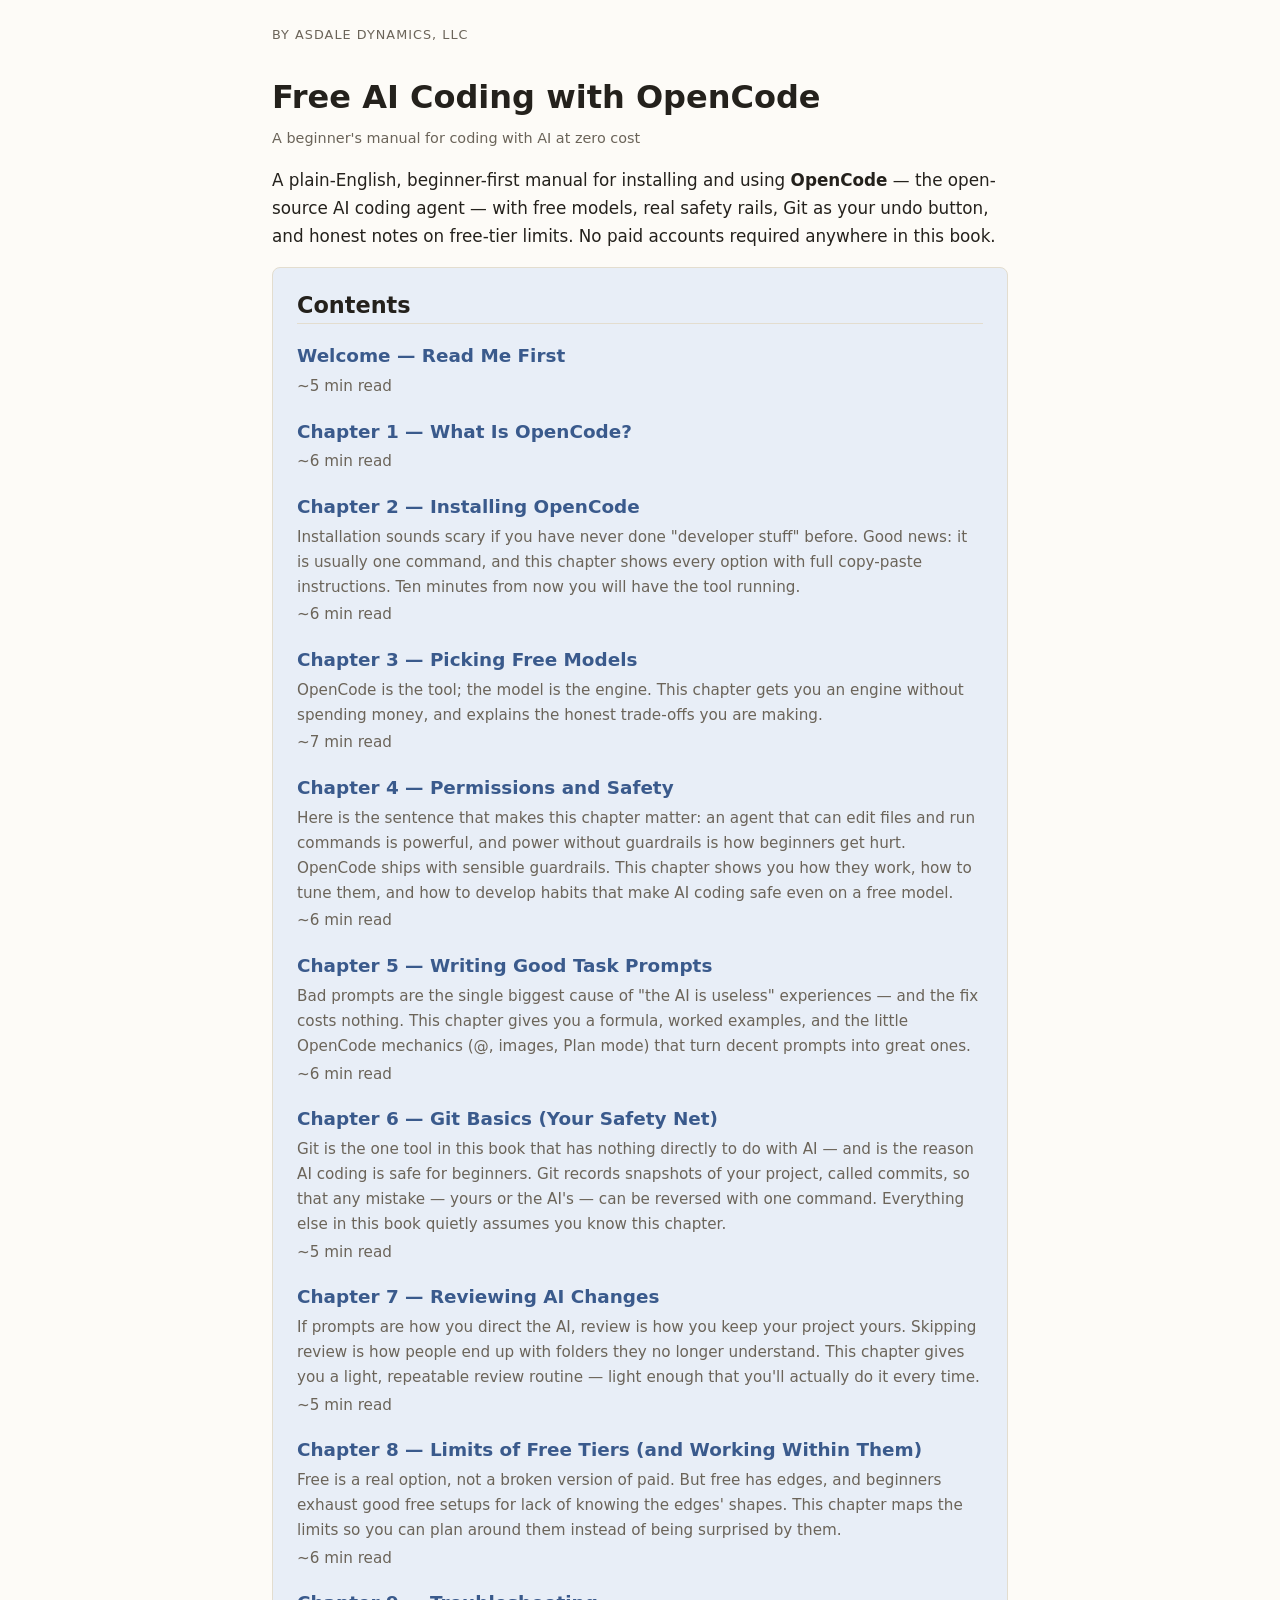
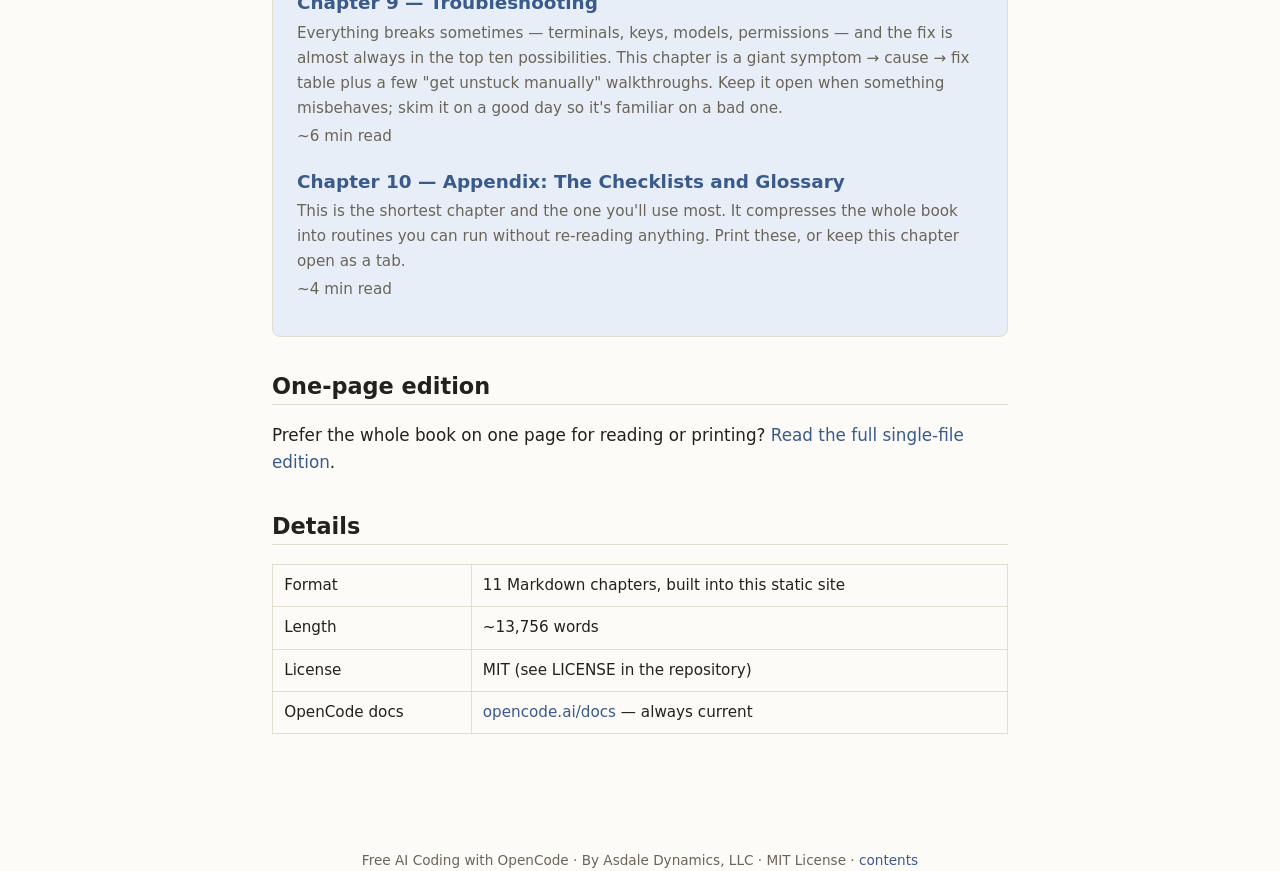
<file: site/index.html>
<!DOCTYPE html>
<html lang="en">
<head>
<meta charset="utf-8">
<meta name="viewport" content="width=device-width, initial-scale=1">
<meta name="description" content="Free AI Coding with OpenCode — a beginner's manual by Asdale Dynamics, LLC">
<title>Free AI Coding with OpenCode · Free AI Coding with OpenCode</title>
<link rel="stylesheet" href="style.css">

</head>
<body>
<div class="site-header"><div class="bookmark">By Asdale Dynamics, LLC</div></div>
<main>
<h1>Free AI Coding with OpenCode</h1>
<p class="chapter-meta">A beginner&#x27;s manual for coding with AI at zero cost</p>
<p>A plain-English, beginner-first manual for installing and using <strong>OpenCode</strong>
— the open-source AI coding agent — with free models, real safety rails,
Git as your undo button, and honest notes on free-tier limits.
No paid accounts required anywhere in this book.</p>
<div class="toc-list">
<h2 style="margin-top:0.4rem">Contents</h2>
<ul class="chapters" style="margin:0.5rem 0 0">
<li><div class="ch-title"><a href="index.html">Welcome — Read Me First</a></div><p class="ch-blurb"></p><p class="ch-blurb">~5 min read</p></li><li><div class="ch-title"><a href="01-what-is-opencode.html">Chapter 1 — What Is OpenCode?</a></div><p class="ch-blurb"></p><p class="ch-blurb">~6 min read</p></li><li><div class="ch-title"><a href="02-installing-opencode.html">Chapter 2 — Installing OpenCode</a></div><p class="ch-blurb">Installation sounds scary if you have never done &quot;developer stuff&quot; before. Good news: it is usually one command, and this chapter shows every option with full copy-paste instructions. Ten minutes from now you will have the tool running.</p><p class="ch-blurb">~6 min read</p></li><li><div class="ch-title"><a href="03-picking-free-models.html">Chapter 3 — Picking Free Models</a></div><p class="ch-blurb">OpenCode is the tool; the model is the engine. This chapter gets you an engine without spending money, and explains the honest trade-offs you are making.</p><p class="ch-blurb">~7 min read</p></li><li><div class="ch-title"><a href="04-permissions-and-safety.html">Chapter 4 — Permissions and Safety</a></div><p class="ch-blurb">Here is the sentence that makes this chapter matter: an agent that can edit files and run commands is powerful, and power without guardrails is how beginners get hurt. OpenCode ships with sensible guardrails. This chapter shows you how they work, how to tune them, and how to develop habits that make AI coding safe even on a free model.</p><p class="ch-blurb">~6 min read</p></li><li><div class="ch-title"><a href="05-writing-good-task-prompts.html">Chapter 5 — Writing Good Task Prompts</a></div><p class="ch-blurb">Bad prompts are the single biggest cause of &quot;the AI is useless&quot; experiences — and the fix costs nothing. This chapter gives you a formula, worked examples, and the little OpenCode mechanics (@, images, Plan mode) that turn decent prompts into great ones.</p><p class="ch-blurb">~6 min read</p></li><li><div class="ch-title"><a href="06-git-basics.html">Chapter 6 — Git Basics (Your Safety Net)</a></div><p class="ch-blurb">Git is the one tool in this book that has nothing directly to do with AI — and is the reason AI coding is safe for beginners. Git records snapshots of your project, called commits, so that any mistake — yours or the AI&#x27;s — can be reversed with one command. Everything else in this book quietly assumes you know this chapter.</p><p class="ch-blurb">~5 min read</p></li><li><div class="ch-title"><a href="07-reviewing-ai-changes.html">Chapter 7 — Reviewing AI Changes</a></div><p class="ch-blurb">If prompts are how you direct the AI, review is how you keep your project yours. Skipping review is how people end up with folders they no longer understand. This chapter gives you a light, repeatable review routine — light enough that you&#x27;ll actually do it every time.</p><p class="ch-blurb">~5 min read</p></li><li><div class="ch-title"><a href="08-limits-of-free-tiers.html">Chapter 8 — Limits of Free Tiers (and Working Within Them)</a></div><p class="ch-blurb">Free is a real option, not a broken version of paid. But free has edges, and beginners exhaust good free setups for lack of knowing the edges&#x27; shapes. This chapter maps the limits so you can plan around them instead of being surprised by them.</p><p class="ch-blurb">~6 min read</p></li><li><div class="ch-title"><a href="09-troubleshooting.html">Chapter 9 — Troubleshooting</a></div><p class="ch-blurb">Everything breaks sometimes — terminals, keys, models, permissions — and the fix is almost always in the top ten possibilities. This chapter is a giant symptom → cause → fix table plus a few &quot;get unstuck manually&quot; walkthroughs. Keep it open when something misbehaves; skim it on a good day so it&#x27;s familiar on a bad one.</p><p class="ch-blurb">~6 min read</p></li><li><div class="ch-title"><a href="10-appendix-checklists.html">Chapter 10 — Appendix: The Checklists and Glossary</a></div><p class="ch-blurb">This is the shortest chapter and the one you&#x27;ll use most. It compresses the whole book into routines you can run without re-reading anything. Print these, or keep this chapter open as a tab.</p><p class="ch-blurb">~4 min read</p></li>
</ul>
</div>
<h2>One-page edition</h2>
<p>Prefer the whole book on one page for reading or printing?
<a href="full-book.html">Read the full single-file edition</a>.</p>
<h2>Details</h2>
<table>
<tr><td>Format</td><td>11 Markdown chapters, built into this static site</td></tr>
<tr><td>Length</td><td>~13,756 words</td></tr>
<tr><td>License</td><td>MIT (see LICENSE in the repository)</td></tr>
<tr><td>OpenCode docs</td><td><a href="https://opencode.ai/docs">opencode.ai/docs</a> — always current</td></tr>
</table>
</main>
<div class="footer">Free AI Coding with OpenCode · By Asdale Dynamics, LLC · MIT License · <a href="index.html">contents</a></div>

</body>
</html>
</file>
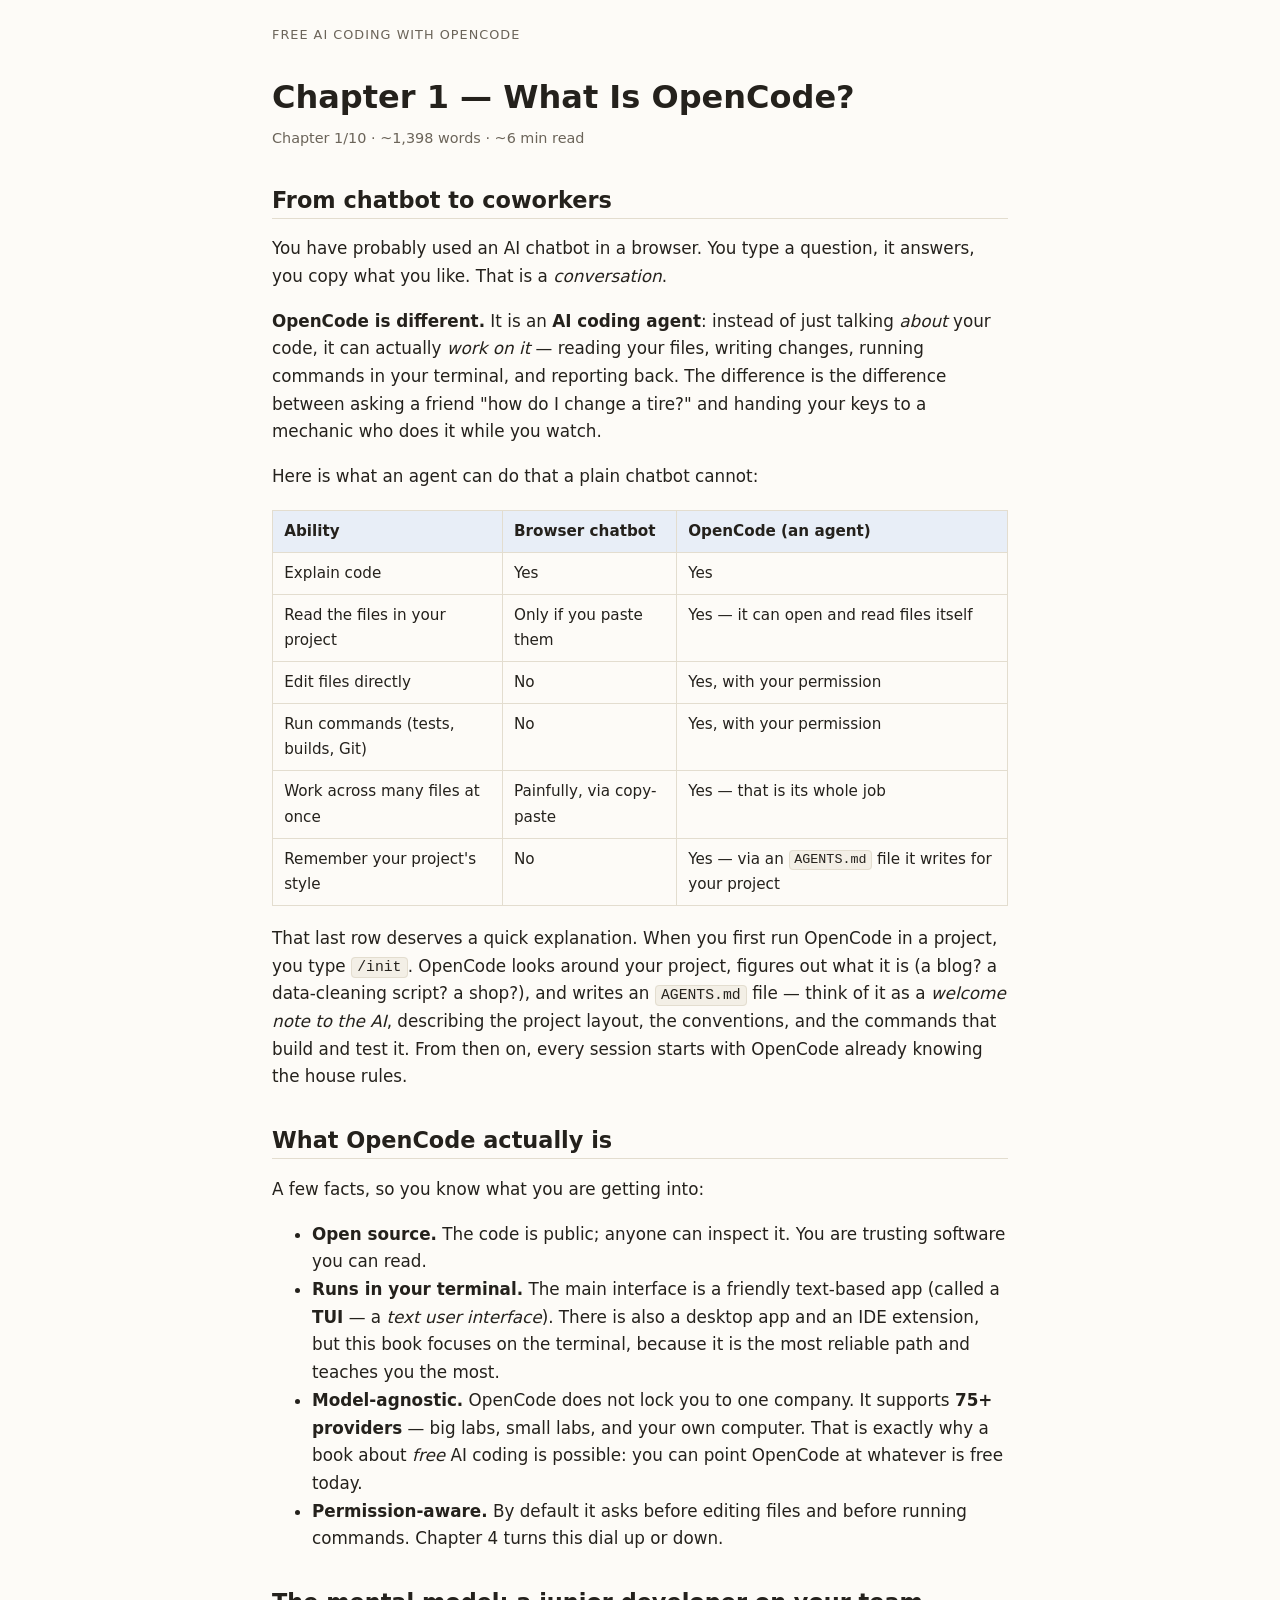
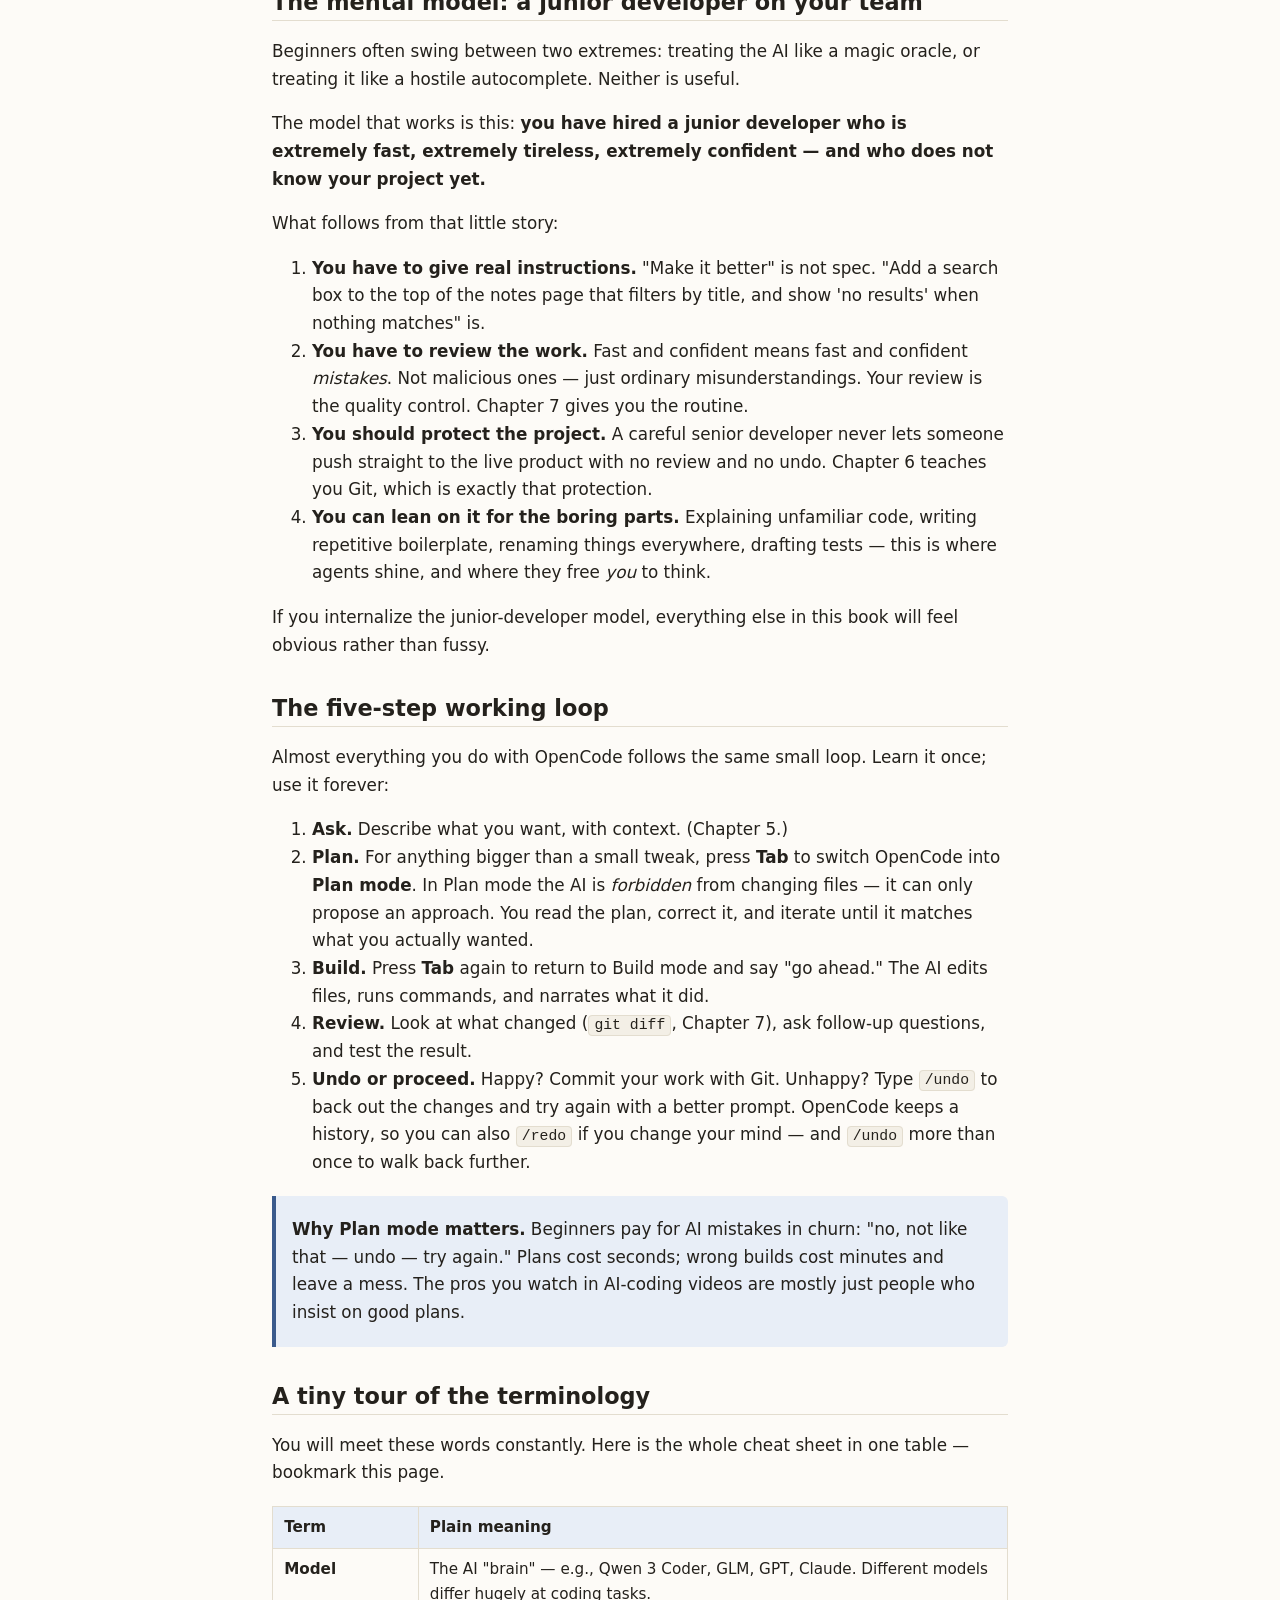
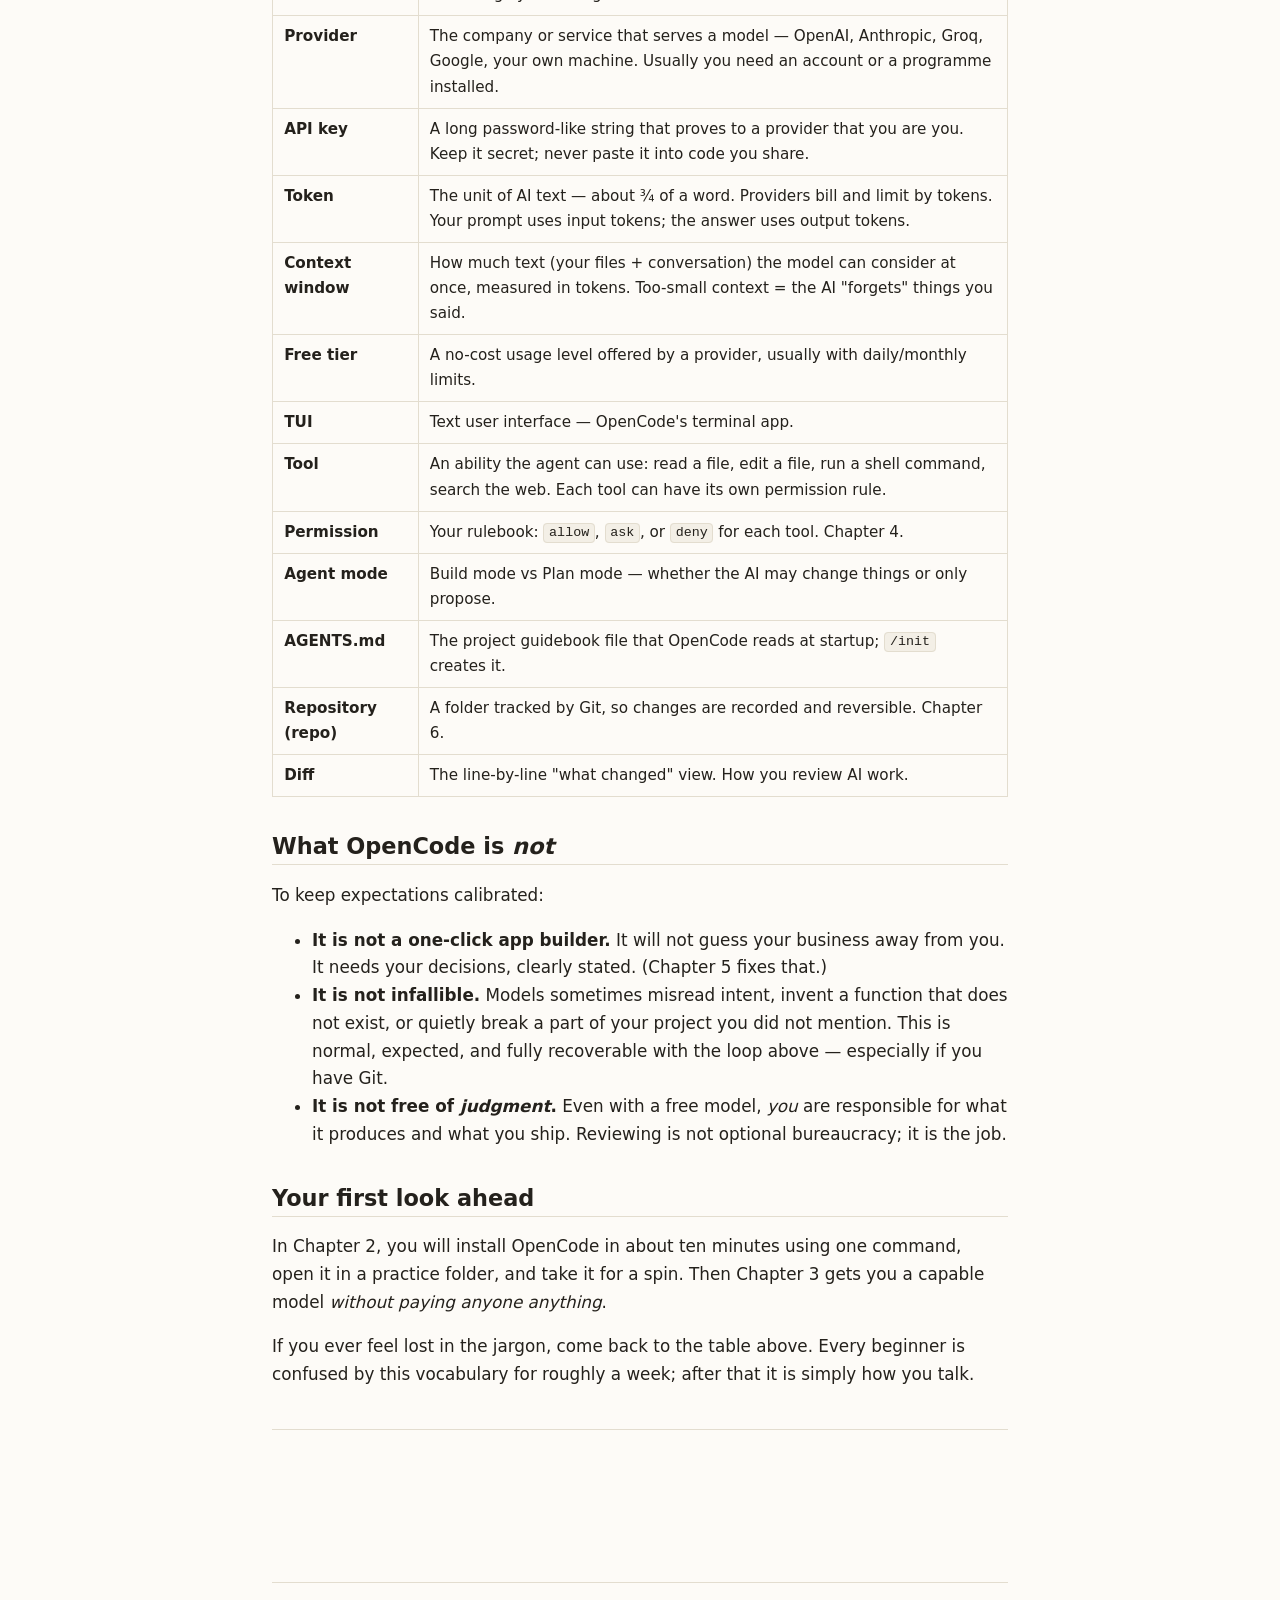
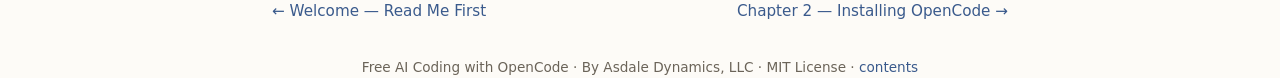
<file: site/01-what-is-opencode.html>
<!DOCTYPE html>
<html lang="en">
<head>
<meta charset="utf-8">
<meta name="viewport" content="width=device-width, initial-scale=1">
<meta name="description" content="Free AI Coding with OpenCode — a beginner's manual by Asdale Dynamics, LLC">
<title>Chapter 1 — What Is OpenCode? · Free AI Coding with OpenCode</title>
<link rel="stylesheet" href="style.css">

</head>
<body>
<div class="site-header"><div class="bookmark"><a href="index.html">Free AI Coding with OpenCode</a></div></div>
<main>
<h1>Chapter 1 — What Is OpenCode?</h1>
<div class="chapter-meta">Chapter 1/10 · ~1,398 words · ~6 min read</div>
<h2 id="from-chatbot-to-coworkers">From chatbot to coworkers</h2>
<p>You have probably used an AI chatbot in a browser. You type a question, it answers, you copy what you like. That is a <em>conversation</em>.</p>
<p><strong>OpenCode is different.</strong> It is an <strong>AI coding agent</strong>: instead of just talking <em>about</em> your code, it can actually <em>work on it</em> — reading your files, writing changes, running commands in your terminal, and reporting back. The difference is the difference between asking a friend "how do I change a tire?" and handing your keys to a mechanic who does it while you watch.</p>
<p>Here is what an agent can do that a plain chatbot cannot:</p>
<table>
<thead>
<tr>
<th>Ability</th>
<th>Browser chatbot</th>
<th>OpenCode (an agent)</th>
</tr>
</thead>
<tbody>
<tr>
<td>Explain code</td>
<td>Yes</td>
<td>Yes</td>
</tr>
<tr>
<td>Read the files in your project</td>
<td>Only if you paste them</td>
<td>Yes — it can open and read files itself</td>
</tr>
<tr>
<td>Edit files directly</td>
<td>No</td>
<td>Yes, with your permission</td>
</tr>
<tr>
<td>Run commands (tests, builds, Git)</td>
<td>No</td>
<td>Yes, with your permission</td>
</tr>
<tr>
<td>Work across many files at once</td>
<td>Painfully, via copy-paste</td>
<td>Yes — that is its whole job</td>
</tr>
<tr>
<td>Remember your project's style</td>
<td>No</td>
<td>Yes — via an <code>AGENTS.md</code> file it writes for your project</td>
</tr>
</tbody>
</table>
<p>That last row deserves a quick explanation. When you first run OpenCode in a project, you type <code>/init</code>. OpenCode looks around your project, figures out what it is (a blog? a data-cleaning script? a shop?), and writes an <code>AGENTS.md</code> file — think of it as a <em>welcome note to the AI</em>, describing the project layout, the conventions, and the commands that build and test it. From then on, every session starts with OpenCode already knowing the house rules.</p>
<h2 id="what-opencode-actually-is">What OpenCode actually is</h2>
<p>A few facts, so you know what you are getting into:</p>
<ul>
<li><strong>Open source.</strong> The code is public; anyone can inspect it. You are trusting software you can read.</li>
<li><strong>Runs in your terminal.</strong> The main interface is a friendly text-based app (called a <strong>TUI</strong> — a <em>text user interface</em>). There is also a desktop app and an IDE extension, but this book focuses on the terminal, because it is the most reliable path and teaches you the most.</li>
<li><strong>Model-agnostic.</strong> OpenCode does not lock you to one company. It supports <strong>75+ providers</strong> — big labs, small labs, and your own computer. That is exactly why a book about <em>free</em> AI coding is possible: you can point OpenCode at whatever is free today.</li>
<li><strong>Permission-aware.</strong> By default it asks before editing files and before running commands. Chapter 4 turns this dial up or down.</li>
</ul>
<h2 id="the-mental-model-a-junior-developer-on-your-team">The mental model: a junior developer on your team</h2>
<p>Beginners often swing between two extremes: treating the AI like a magic oracle, or treating it like a hostile autocomplete. Neither is useful.</p>
<p>The model that works is this: <strong>you have hired a junior developer who is extremely fast, extremely tireless, extremely confident — and who does not know your project yet.</strong></p>
<p>What follows from that little story:</p>
<ol>
<li><strong>You have to give real instructions.</strong> "Make it better" is not spec. "Add a search box to the top of the notes page that filters by title, and show 'no results' when nothing matches" is.</li>
<li><strong>You have to review the work.</strong> Fast and confident means fast and confident <em>mistakes</em>. Not malicious ones — just ordinary misunderstandings. Your review is the quality control. Chapter 7 gives you the routine.</li>
<li><strong>You should protect the project.</strong> A careful senior developer never lets someone push straight to the live product with no review and no undo. Chapter 6 teaches you Git, which is exactly that protection.</li>
<li><strong>You can lean on it for the boring parts.</strong> Explaining unfamiliar code, writing repetitive boilerplate, renaming things everywhere, drafting tests — this is where agents shine, and where they free <em>you</em> to think.</li>
</ol>
<p>If you internalize the junior-developer model, everything else in this book will feel obvious rather than fussy.</p>
<h2 id="the-five-step-working-loop">The five-step working loop</h2>
<p>Almost everything you do with OpenCode follows the same small loop. Learn it once; use it forever:</p>
<ol>
<li><strong>Ask.</strong> Describe what you want, with context. (Chapter 5.)</li>
<li><strong>Plan.</strong> For anything bigger than a small tweak, press <strong>Tab</strong> to switch OpenCode into <strong>Plan mode</strong>. In Plan mode the AI is <em>forbidden</em> from changing files — it can only propose an approach. You read the plan, correct it, and iterate until it matches what you actually wanted.</li>
<li><strong>Build.</strong> Press <strong>Tab</strong> again to return to Build mode and say "go ahead." The AI edits files, runs commands, and narrates what it did.</li>
<li><strong>Review.</strong> Look at what changed (<code>git diff</code>, Chapter 7), ask follow-up questions, and test the result.</li>
<li><strong>Undo or proceed.</strong> Happy? Commit your work with Git. Unhappy? Type <code>/undo</code> to back out the changes and try again with a better prompt. OpenCode keeps a history, so you can also <code>/redo</code> if you change your mind — and <code>/undo</code> more than once to walk back further.</li>
</ol>
<blockquote>
<p><strong>Why Plan mode matters.</strong> Beginners pay for AI mistakes in churn: "no, not like that — undo — try again." Plans cost seconds; wrong builds cost minutes and leave a mess. The pros you watch in AI-coding videos are mostly just people who insist on good plans.</p>
</blockquote>
<h2 id="a-tiny-tour-of-the-terminology">A tiny tour of the terminology</h2>
<p>You will meet these words constantly. Here is the whole cheat sheet in one table — bookmark this page.</p>
<table>
<thead>
<tr>
<th>Term</th>
<th>Plain meaning</th>
</tr>
</thead>
<tbody>
<tr>
<td><strong>Model</strong></td>
<td>The AI "brain" — e.g., Qwen 3 Coder, GLM, GPT, Claude. Different models differ hugely at coding tasks.</td>
</tr>
<tr>
<td><strong>Provider</strong></td>
<td>The company or service that serves a model — OpenAI, Anthropic, Groq, Google, your own machine. Usually you need an account or a programme installed.</td>
</tr>
<tr>
<td><strong>API key</strong></td>
<td>A long password-like string that proves to a provider that you are you. Keep it secret; never paste it into code you share.</td>
</tr>
<tr>
<td><strong>Token</strong></td>
<td>The unit of AI text — about ¾ of a word. Providers bill and limit by tokens. Your prompt uses input tokens; the answer uses output tokens.</td>
</tr>
<tr>
<td><strong>Context window</strong></td>
<td>How much text (your files + conversation) the model can consider at once, measured in tokens. Too-small context = the AI "forgets" things you said.</td>
</tr>
<tr>
<td><strong>Free tier</strong></td>
<td>A no-cost usage level offered by a provider, usually with daily/monthly limits.</td>
</tr>
<tr>
<td><strong>TUI</strong></td>
<td>Text user interface — OpenCode's terminal app.</td>
</tr>
<tr>
<td><strong>Tool</strong></td>
<td>An ability the agent can use: read a file, edit a file, run a shell command, search the web. Each tool can have its own permission rule.</td>
</tr>
<tr>
<td><strong>Permission</strong></td>
<td>Your rulebook: <code>allow</code>, <code>ask</code>, or <code>deny</code> for each tool. Chapter 4.</td>
</tr>
<tr>
<td><strong>Agent mode</strong></td>
<td>Build mode vs Plan mode — whether the AI may change things or only propose.</td>
</tr>
<tr>
<td><strong>AGENTS.md</strong></td>
<td>The project guidebook file that OpenCode reads at startup; <code>/init</code> creates it.</td>
</tr>
<tr>
<td><strong>Repository (repo)</strong></td>
<td>A folder tracked by Git, so changes are recorded and reversible. Chapter 6.</td>
</tr>
<tr>
<td><strong>Diff</strong></td>
<td>The line-by-line "what changed" view. How you review AI work.</td>
</tr>
</tbody>
</table>
<h2 id="what-opencode-is-not">What OpenCode is <em>not</em></h2>
<p>To keep expectations calibrated:</p>
<ul>
<li><strong>It is not a one-click app builder.</strong> It will not guess your business away from you. It needs your decisions, clearly stated. (Chapter 5 fixes that.)</li>
<li><strong>It is not infallible.</strong> Models sometimes misread intent, invent a function that does not exist, or quietly break a part of your project you did not mention. This is normal, expected, and fully recoverable with the loop above — especially if you have Git.</li>
<li><strong>It is not free of <em>judgment</em>.</strong> Even with a free model, <em>you</em> are responsible for what it produces and what you ship. Reviewing is not optional bureaucracy; it is the job.</li>
</ul>
<h2 id="your-first-look-ahead">Your first look ahead</h2>
<p>In Chapter 2, you will install OpenCode in about ten minutes using one command, open it in a practice folder, and take it for a spin. Then Chapter 3 gets you a capable model <em>without paying anyone anything</em>.</p>
<p>If you ever feel lost in the jargon, come back to the table above. Every beginner is confused by this vocabulary for roughly a week; after that it is simply how you talk.</p>
<hr />
</main>
<div class="nav">
<a href="index.html">← Welcome — Read Me First</a>
<a href="02-installing-opencode.html">Chapter 2 — Installing OpenCode →</a>
</div>
<div class="footer">Free AI Coding with OpenCode · By Asdale Dynamics, LLC · MIT License · <a href="index.html">contents</a></div>
</body>
</html>
</file>
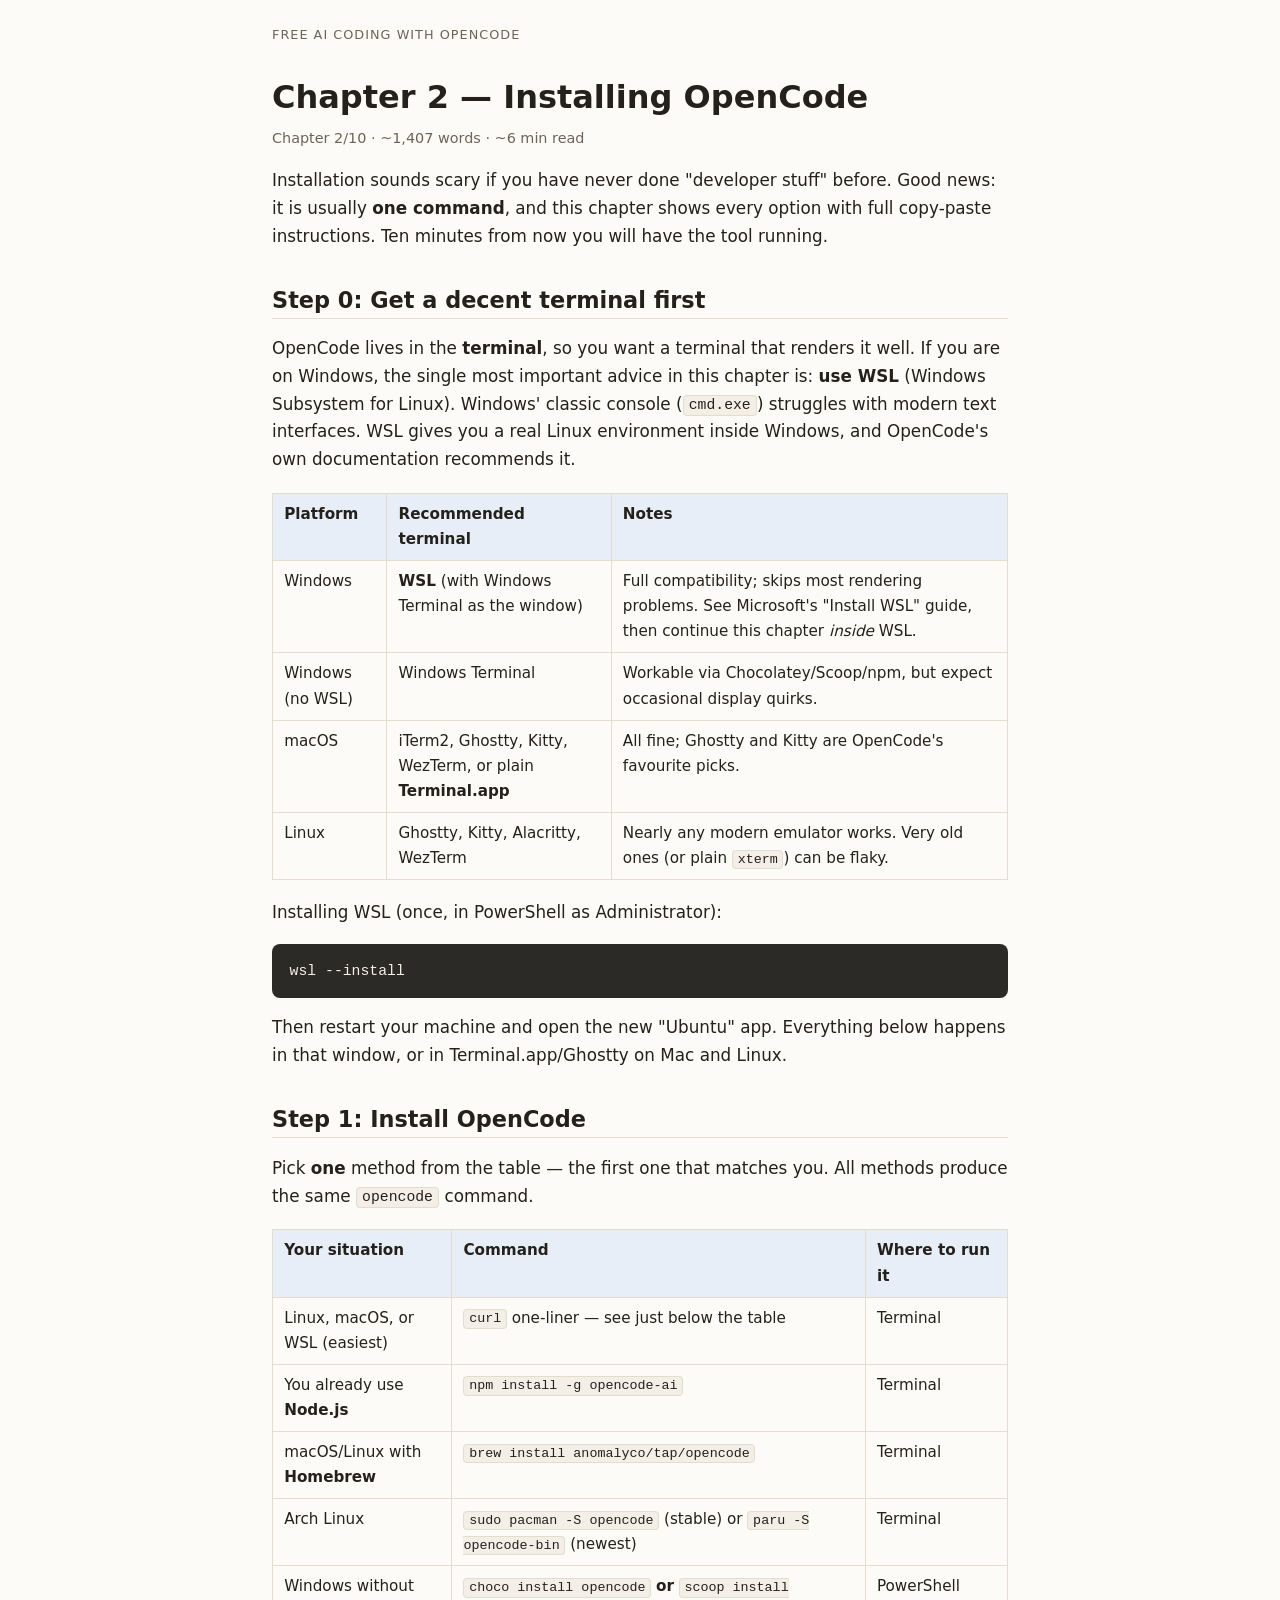
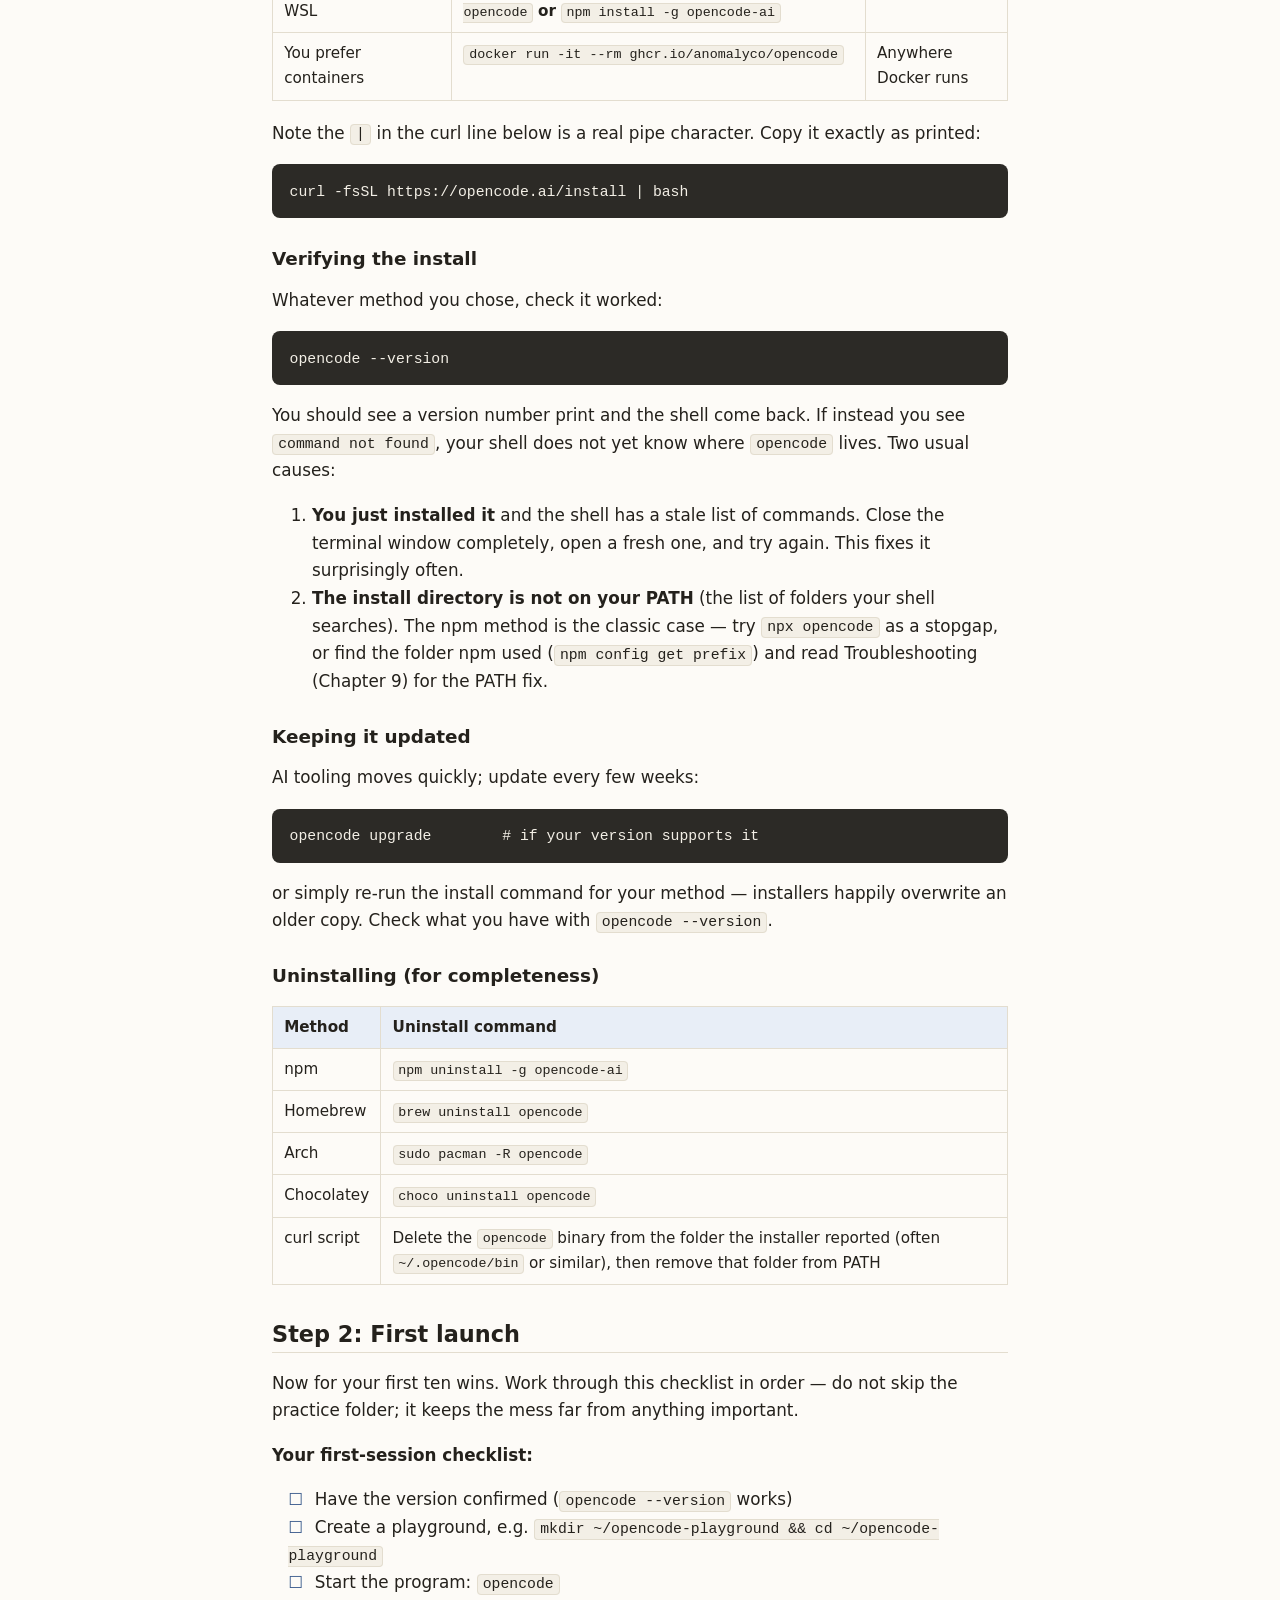
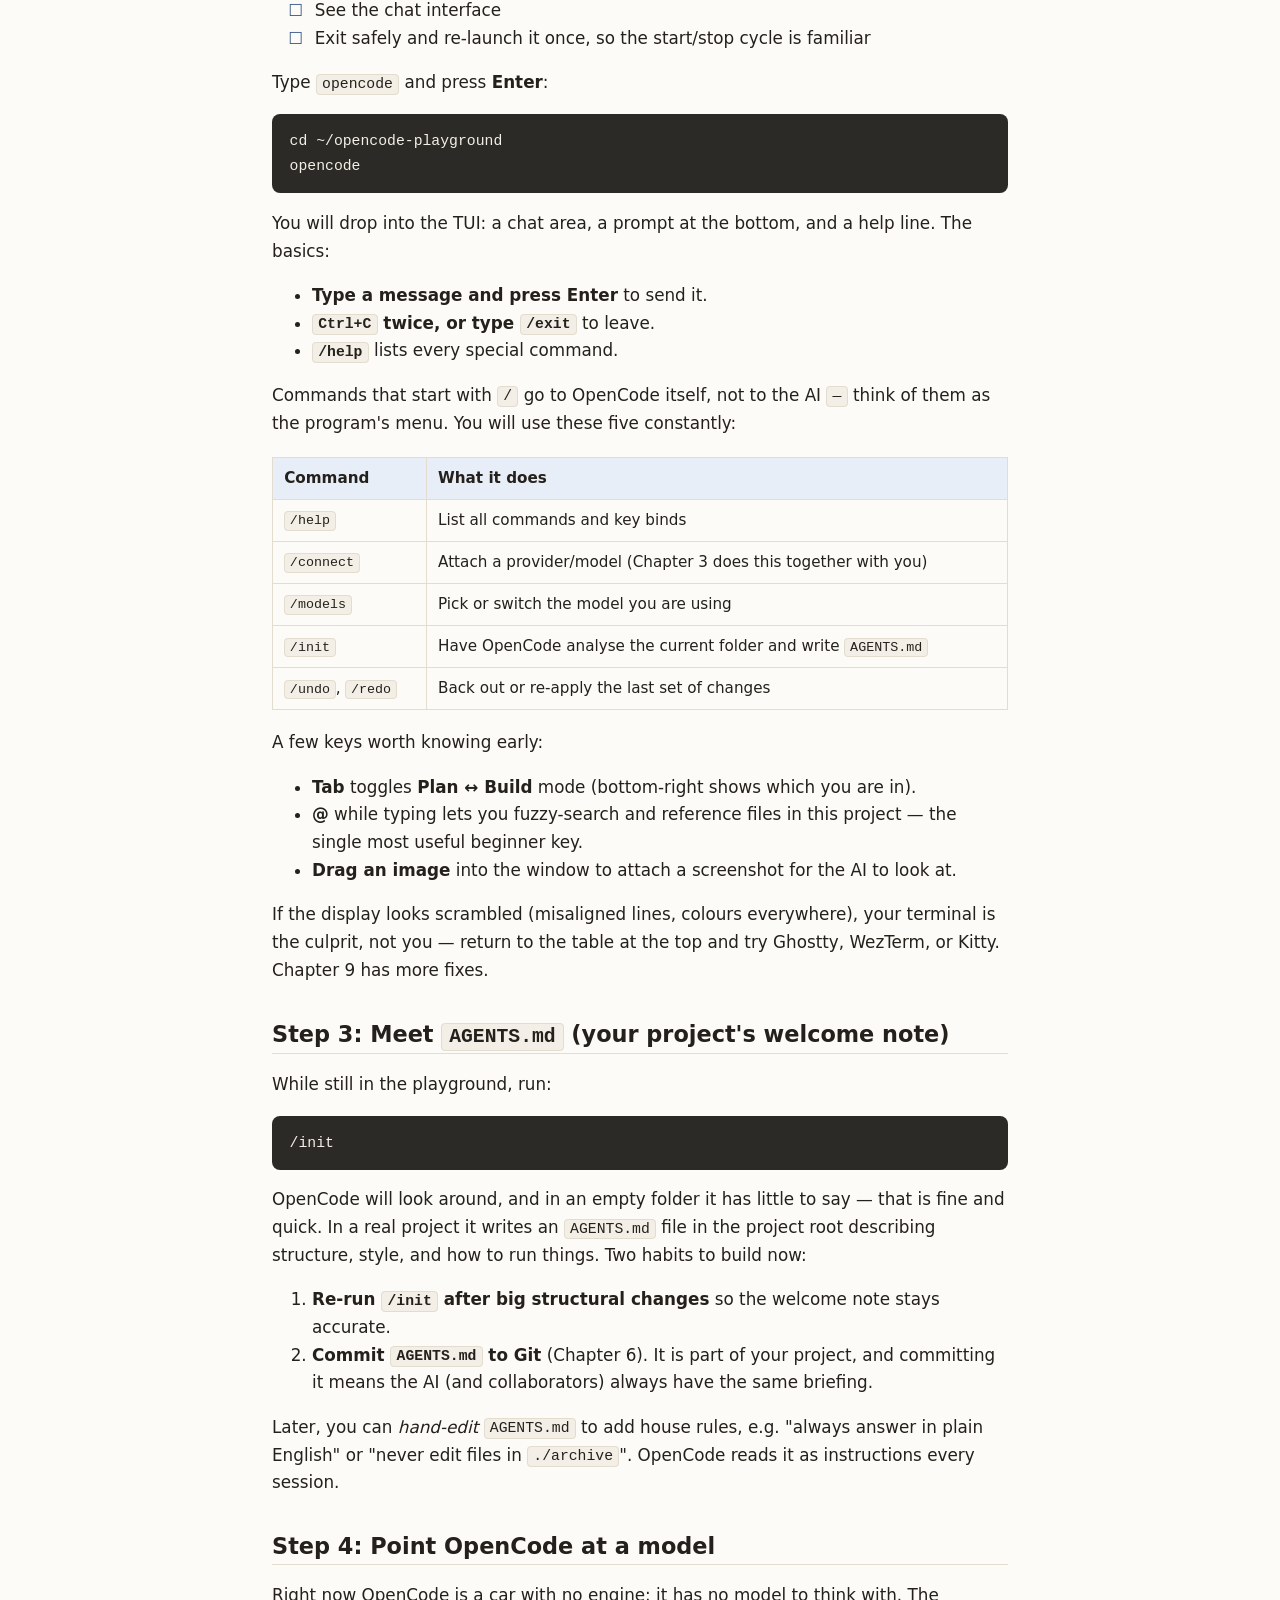
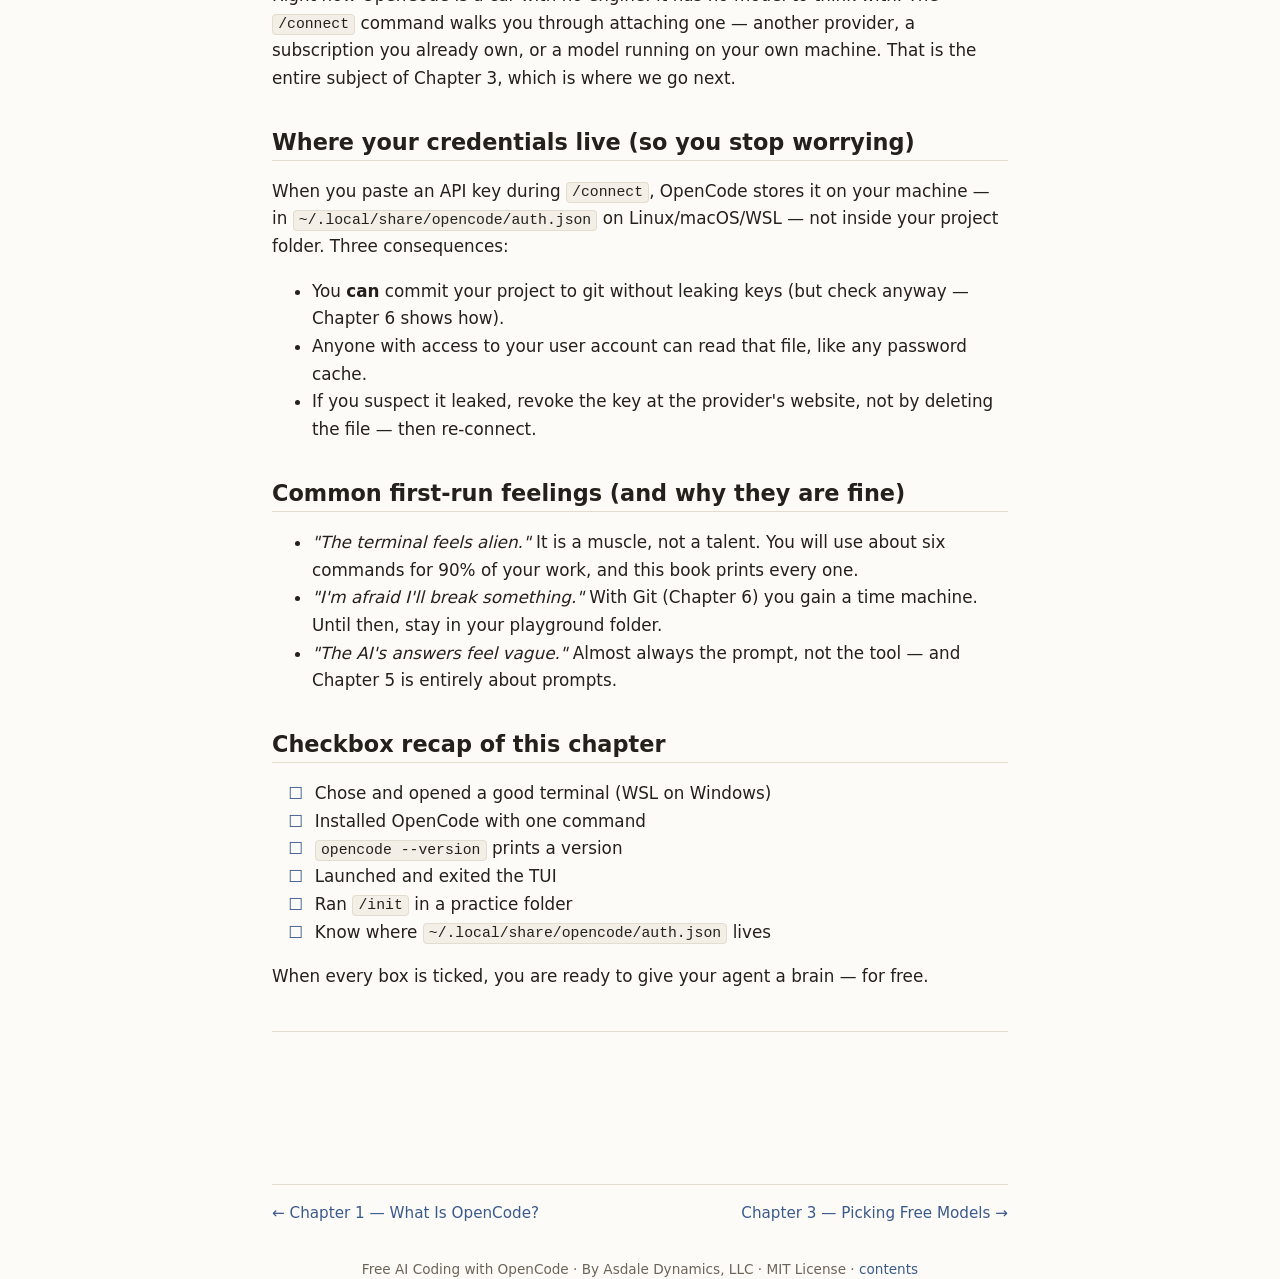
<file: site/02-installing-opencode.html>
<!DOCTYPE html>
<html lang="en">
<head>
<meta charset="utf-8">
<meta name="viewport" content="width=device-width, initial-scale=1">
<meta name="description" content="Free AI Coding with OpenCode — a beginner's manual by Asdale Dynamics, LLC">
<title>Chapter 2 — Installing OpenCode · Free AI Coding with OpenCode</title>
<link rel="stylesheet" href="style.css">

</head>
<body>
<div class="site-header"><div class="bookmark"><a href="index.html">Free AI Coding with OpenCode</a></div></div>
<main>
<h1>Chapter 2 — Installing OpenCode</h1>
<div class="chapter-meta">Chapter 2/10 · ~1,407 words · ~6 min read</div>
<p>Installation sounds scary if you have never done "developer stuff" before. Good news: it is usually <strong>one command</strong>, and this chapter shows every option with full copy-paste instructions. Ten minutes from now you will have the tool running.</p>
<h2 id="step-0-get-a-decent-terminal-first">Step 0: Get a decent terminal first</h2>
<p>OpenCode lives in the <strong>terminal</strong>, so you want a terminal that renders it well. If you are on Windows, the single most important advice in this chapter is: <strong>use WSL</strong> (Windows Subsystem for Linux). Windows' classic console (<code>cmd.exe</code>) struggles with modern text interfaces. WSL gives you a real Linux environment inside Windows, and OpenCode's own documentation recommends it.</p>
<table>
<thead>
<tr>
<th>Platform</th>
<th>Recommended terminal</th>
<th>Notes</th>
</tr>
</thead>
<tbody>
<tr>
<td>Windows</td>
<td><strong>WSL</strong> (with Windows Terminal as the window)</td>
<td>Full compatibility; skips most rendering problems. See Microsoft's "Install WSL" guide, then continue this chapter <em>inside</em> WSL.</td>
</tr>
<tr>
<td>Windows (no WSL)</td>
<td>Windows Terminal</td>
<td>Workable via Chocolatey/Scoop/npm, but expect occasional display quirks.</td>
</tr>
<tr>
<td>macOS</td>
<td>iTerm2, Ghostty, Kitty, WezTerm, or plain <strong>Terminal.app</strong></td>
<td>All fine; Ghostty and Kitty are OpenCode's favourite picks.</td>
</tr>
<tr>
<td>Linux</td>
<td>Ghostty, Kitty, Alacritty, WezTerm</td>
<td>Nearly any modern emulator works. Very old ones (or plain <code>xterm</code>) can be flaky.</td>
</tr>
</tbody>
</table>
<p>Installing WSL (once, in PowerShell as Administrator):</p>
<pre><code class="language-bash">wsl --install
</code></pre>
<p>Then restart your machine and open the new "Ubuntu" app. Everything below happens in that window, or in Terminal.app/Ghostty on Mac and Linux.</p>
<h2 id="step-1-install-opencode">Step 1: Install OpenCode</h2>
<p>Pick <strong>one</strong> method from the table — the first one that matches you. All methods produce the same <code>opencode</code> command.</p>
<table>
<thead>
<tr>
<th>Your situation</th>
<th>Command</th>
<th>Where to run it</th>
</tr>
</thead>
<tbody>
<tr>
<td>Linux, macOS, or WSL (easiest)</td>
<td><code>curl</code> one-liner — see just below the table</td>
<td>Terminal</td>
</tr>
<tr>
<td>You already use <strong>Node.js</strong></td>
<td><code>npm install -g opencode-ai</code></td>
<td>Terminal</td>
</tr>
<tr>
<td>macOS/Linux with <strong>Homebrew</strong></td>
<td><code>brew install anomalyco/tap/opencode</code></td>
<td>Terminal</td>
</tr>
<tr>
<td>Arch Linux</td>
<td><code>sudo pacman -S opencode</code> (stable) or <code>paru -S opencode-bin</code> (newest)</td>
<td>Terminal</td>
</tr>
<tr>
<td>Windows without WSL</td>
<td><code>choco install opencode</code> <strong>or</strong> <code>scoop install opencode</code> <strong>or</strong> <code>npm install -g opencode-ai</code></td>
<td>PowerShell</td>
</tr>
<tr>
<td>You prefer containers</td>
<td><code>docker run -it --rm ghcr.io/anomalyco/opencode</code></td>
<td>Anywhere Docker runs</td>
</tr>
</tbody>
</table>
<p>Note the <code>|</code> in the curl line below is a real pipe character. Copy it exactly as printed:</p>
<pre><code class="language-bash">curl -fsSL https://opencode.ai/install | bash
</code></pre>
<h3 id="verifying-the-install">Verifying the install</h3>
<p>Whatever method you chose, check it worked:</p>
<pre><code class="language-bash">opencode --version
</code></pre>
<p>You should see a version number print and the shell come back. If instead you see <code>command not found</code>, your shell does not yet know where <code>opencode</code> lives. Two usual causes:</p>
<ol>
<li><strong>You just installed it</strong> and the shell has a stale list of commands. Close the terminal window completely, open a fresh one, and try again. This fixes it surprisingly often.</li>
<li><strong>The install directory is not on your PATH</strong> (the list of folders your shell searches). The npm method is the classic case — try <code>npx opencode</code> as a stopgap, or find the folder npm used (<code>npm config get prefix</code>) and read Troubleshooting (Chapter 9) for the PATH fix.</li>
</ol>
<h3 id="keeping-it-updated">Keeping it updated</h3>
<p>AI tooling moves quickly; update every few weeks:</p>
<pre><code class="language-bash">opencode upgrade        # if your version supports it
</code></pre>
<p>or simply re-run the install command for your method — installers happily overwrite an older copy. Check what you have with <code>opencode --version</code>.</p>
<h3 id="uninstalling-for-completeness">Uninstalling (for completeness)</h3>
<table>
<thead>
<tr>
<th>Method</th>
<th>Uninstall command</th>
</tr>
</thead>
<tbody>
<tr>
<td>npm</td>
<td><code>npm uninstall -g opencode-ai</code></td>
</tr>
<tr>
<td>Homebrew</td>
<td><code>brew uninstall opencode</code></td>
</tr>
<tr>
<td>Arch</td>
<td><code>sudo pacman -R opencode</code></td>
</tr>
<tr>
<td>Chocolatey</td>
<td><code>choco uninstall opencode</code></td>
</tr>
<tr>
<td>curl script</td>
<td>Delete the <code>opencode</code> binary from the folder the installer reported (often <code>~/.opencode/bin</code> or similar), then remove that folder from PATH</td>
</tr>
</tbody>
</table>
<h2 id="step-2-first-launch">Step 2: First launch</h2>
<p>Now for your first ten wins. Work through this checklist in order — do not skip the practice folder; it keeps the mess far from anything important.</p>
<p><strong>Your first-session checklist:</strong></p>
<ul>
<li class="todo"><span class="box" aria-hidden="true">☐</span> Have the version confirmed (<code>opencode --version</code> works)</li>
<li class="todo"><span class="box" aria-hidden="true">☐</span> Create a playground, e.g. <code>mkdir ~/opencode-playground &amp;&amp; cd ~/opencode-playground</code></li>
<li class="todo"><span class="box" aria-hidden="true">☐</span> Start the program: <code>opencode</code></li>
<li class="todo"><span class="box" aria-hidden="true">☐</span> See the chat interface</li>
<li class="todo"><span class="box" aria-hidden="true">☐</span> Exit safely and re-launch it once, so the start/stop cycle is familiar</li>
</ul>
<p>Type <code>opencode</code> and press <strong>Enter</strong>:</p>
<pre><code class="language-bash">cd ~/opencode-playground
opencode
</code></pre>
<p>You will drop into the TUI: a chat area, a prompt at the bottom, and a help line. The basics:</p>
<ul>
<li><strong>Type a message and press Enter</strong> to send it.</li>
<li><strong><code>Ctrl+C</code> twice, or type <code>/exit</code></strong> to leave.</li>
<li><strong><code>/help</code></strong> lists every special command.</li>
</ul>
<p>Commands that start with <code>/</code> go to OpenCode itself, not to the AI <code>—</code> think of them as the program's menu. You will use these five constantly:</p>
<table>
<thead>
<tr>
<th>Command</th>
<th>What it does</th>
</tr>
</thead>
<tbody>
<tr>
<td><code>/help</code></td>
<td>List all commands and key binds</td>
</tr>
<tr>
<td><code>/connect</code></td>
<td>Attach a provider/model (Chapter 3 does this together with you)</td>
</tr>
<tr>
<td><code>/models</code></td>
<td>Pick or switch the model you are using</td>
</tr>
<tr>
<td><code>/init</code></td>
<td>Have OpenCode analyse the current folder and write <code>AGENTS.md</code></td>
</tr>
<tr>
<td><code>/undo</code>, <code>/redo</code></td>
<td>Back out or re-apply the last set of changes</td>
</tr>
</tbody>
</table>
<p>A few keys worth knowing early:</p>
<ul>
<li><strong>Tab</strong> toggles <strong>Plan ↔ Build</strong> mode (bottom-right shows which you are in).</li>
<li><strong>@</strong> while typing lets you fuzzy-search and reference files in this project — the single most useful beginner key.</li>
<li><strong>Drag an image</strong> into the window to attach a screenshot for the AI to look at.</li>
</ul>
<p>If the display looks scrambled (misaligned lines, colours everywhere), your terminal is the culprit, not you — return to the table at the top and try Ghostty, WezTerm, or Kitty. Chapter 9 has more fixes.</p>
<h2 id="step-3-meet-agentsmd-your-projects-welcome-note">Step 3: Meet <code>AGENTS.md</code> (your project's welcome note)</h2>
<p>While still in the playground, run:</p>
<pre><code>/init
</code></pre>
<p>OpenCode will look around, and in an empty folder it has little to say — that is fine and quick. In a real project it writes an <code>AGENTS.md</code> file in the project root describing structure, style, and how to run things. Two habits to build now:</p>
<ol>
<li><strong>Re-run <code>/init</code> after big structural changes</strong> so the welcome note stays accurate.</li>
<li><strong>Commit <code>AGENTS.md</code> to Git</strong> (Chapter 6). It is part of your project, and committing it means the AI (and collaborators) always have the same briefing.</li>
</ol>
<p>Later, you can <em>hand-edit</em> <code>AGENTS.md</code> to add house rules, e.g. "always answer in plain English" or "never edit files in <code>./archive</code>". OpenCode reads it as instructions every session.</p>
<h2 id="step-4-point-opencode-at-a-model">Step 4: Point OpenCode at a model</h2>
<p>Right now OpenCode is a car with no engine: it has no model to think with. The <code>/connect</code> command walks you through attaching one — another provider, a subscription you already own, or a model running on your own machine. That is the entire subject of Chapter 3, which is where we go next.</p>
<h2 id="where-your-credentials-live-so-you-stop-worrying">Where your credentials live (so you stop worrying)</h2>
<p>When you paste an API key during <code>/connect</code>, OpenCode stores it on your machine — in <code>~/.local/share/opencode/auth.json</code> on Linux/macOS/WSL — not inside your project folder. Three consequences:</p>
<ul>
<li>You <strong>can</strong> commit your project to git without leaking keys (but check anyway — Chapter 6 shows how).</li>
<li>Anyone with access to your user account can read that file, like any password cache.</li>
<li>If you suspect it leaked, revoke the key at the provider's website, not by deleting the file — then re-connect.</li>
</ul>
<h2 id="common-first-run-feelings-and-why-they-are-fine">Common first-run feelings (and why they are fine)</h2>
<ul>
<li><em>"The terminal feels alien."</em> It is a muscle, not a talent. You will use about six commands for 90% of your work, and this book prints every one.</li>
<li><em>"I'm afraid I'll break something."</em> With Git (Chapter 6) you gain a time machine. Until then, stay in your playground folder.</li>
<li><em>"The AI's answers feel vague."</em> Almost always the prompt, not the tool — and Chapter 5 is entirely about prompts.</li>
</ul>
<h2 id="checkbox-recap-of-this-chapter">Checkbox recap of this chapter</h2>
<ul>
<li class="todo"><span class="box" aria-hidden="true">☐</span> Chose and opened a good terminal (WSL on Windows)</li>
<li class="todo"><span class="box" aria-hidden="true">☐</span> Installed OpenCode with one command</li>
<li class="todo"><span class="box" aria-hidden="true">☐</span> <code>opencode --version</code> prints a version</li>
<li class="todo"><span class="box" aria-hidden="true">☐</span> Launched and exited the TUI</li>
<li class="todo"><span class="box" aria-hidden="true">☐</span> Ran <code>/init</code> in a practice folder</li>
<li class="todo"><span class="box" aria-hidden="true">☐</span> Know where <code>~/.local/share/opencode/auth.json</code> lives</li>
</ul>
<p>When every box is ticked, you are ready to give your agent a brain — for free.</p>
<hr />
</main>
<div class="nav">
<a href="01-what-is-opencode.html">← Chapter 1 — What Is OpenCode?</a>
<a href="03-picking-free-models.html">Chapter 3 — Picking Free Models →</a>
</div>
<div class="footer">Free AI Coding with OpenCode · By Asdale Dynamics, LLC · MIT License · <a href="index.html">contents</a></div>
</body>
</html>
</file>
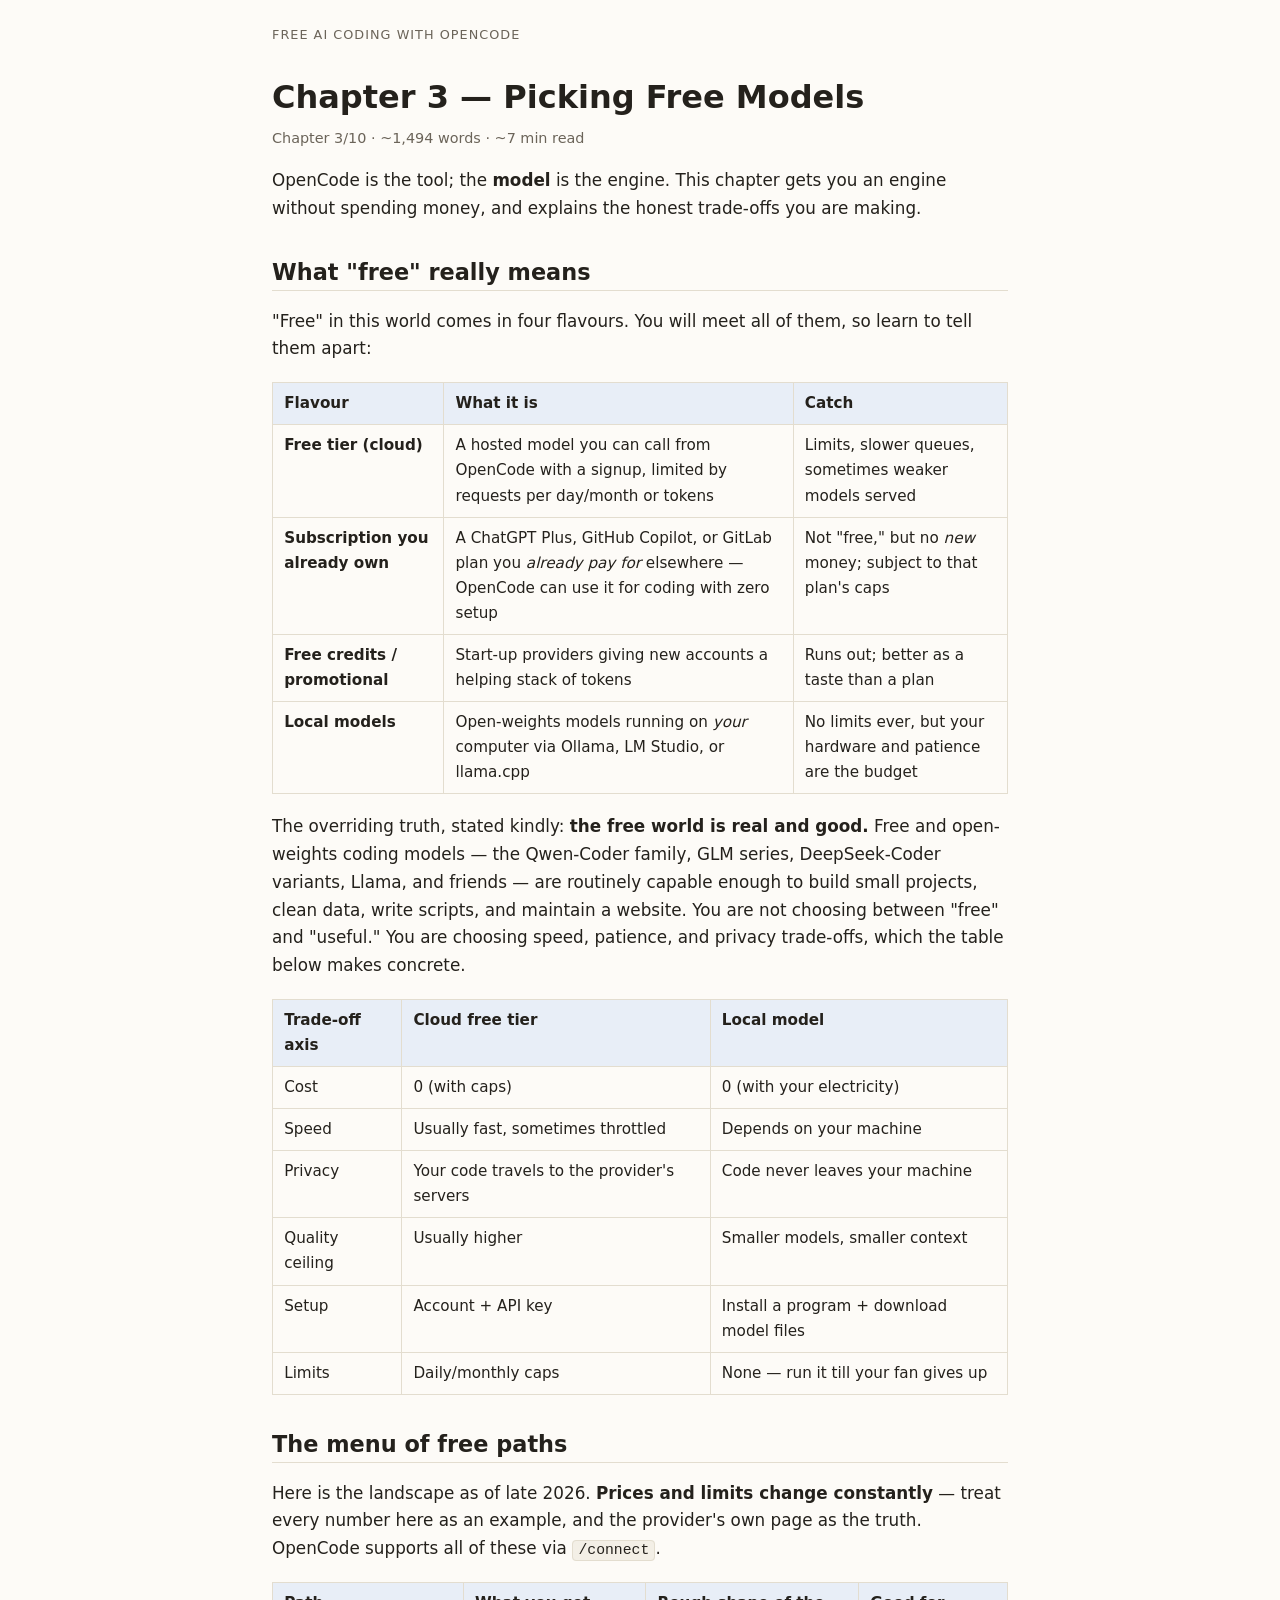
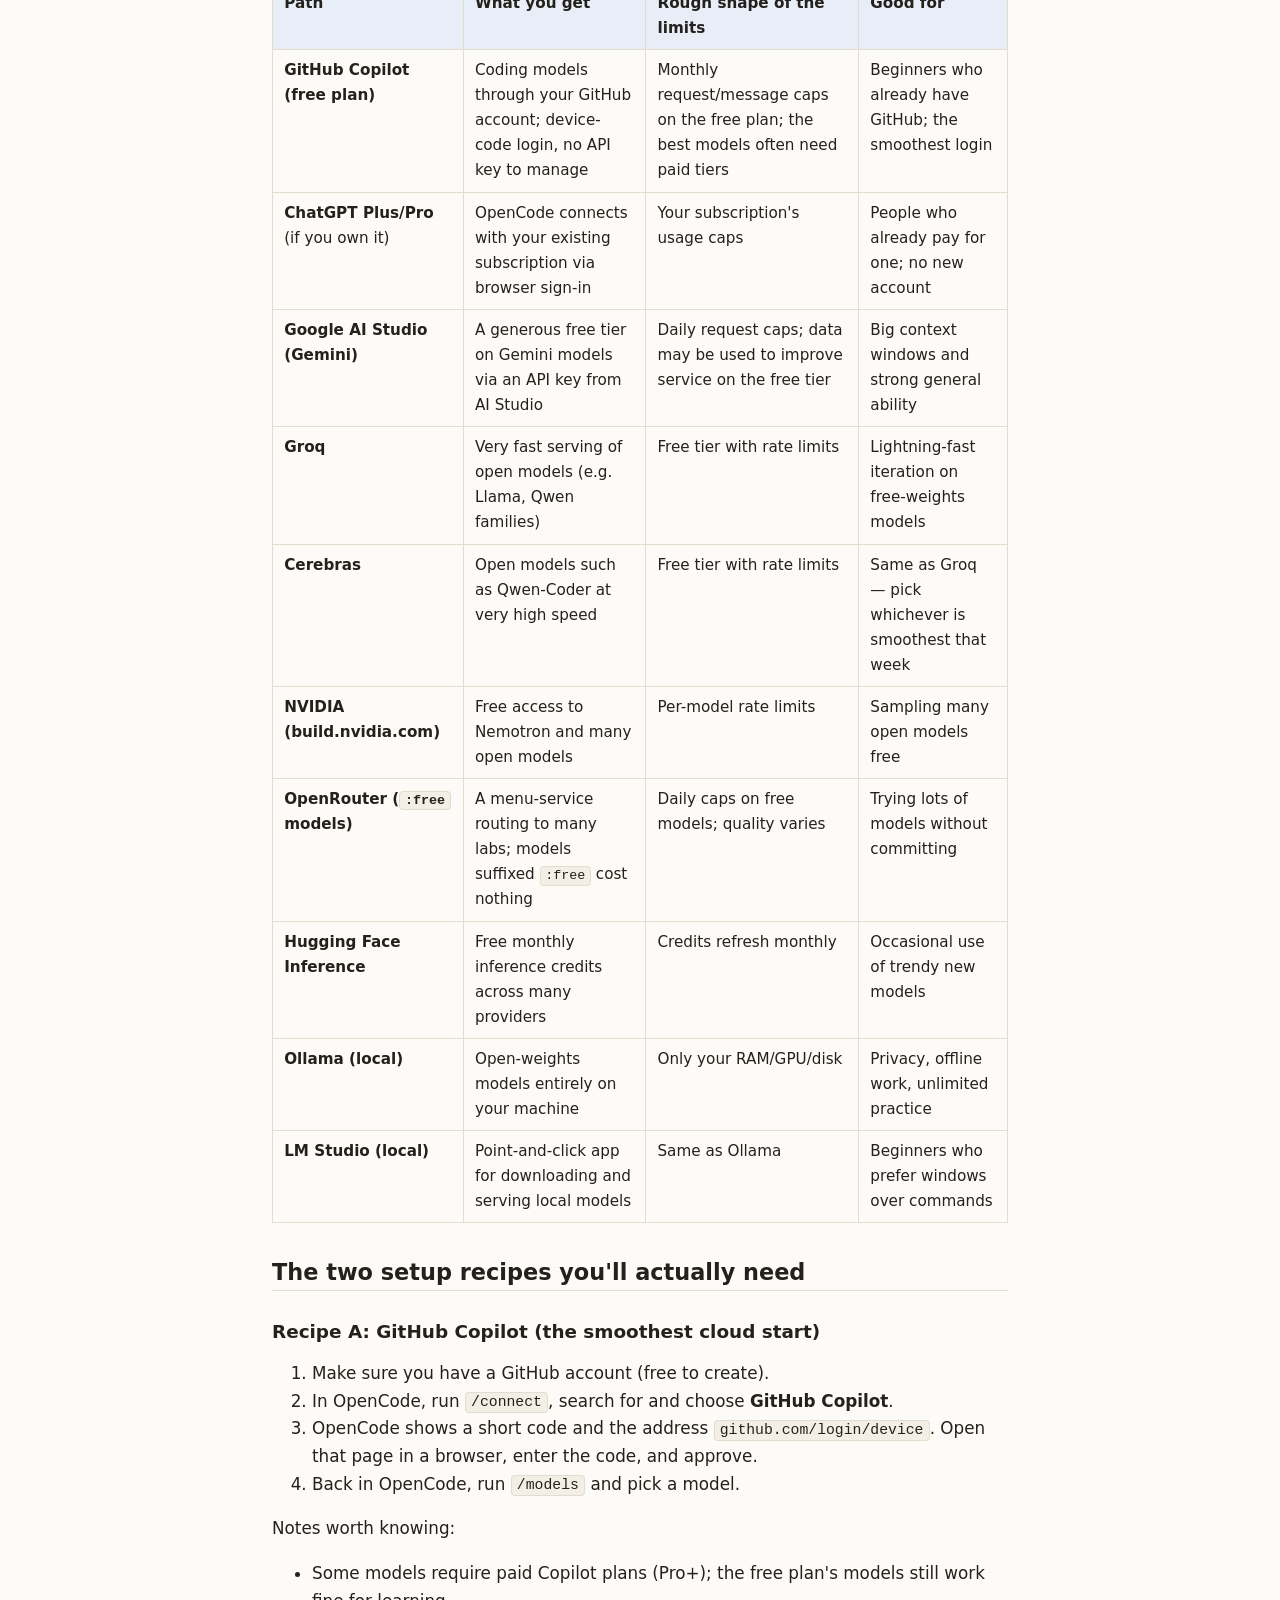
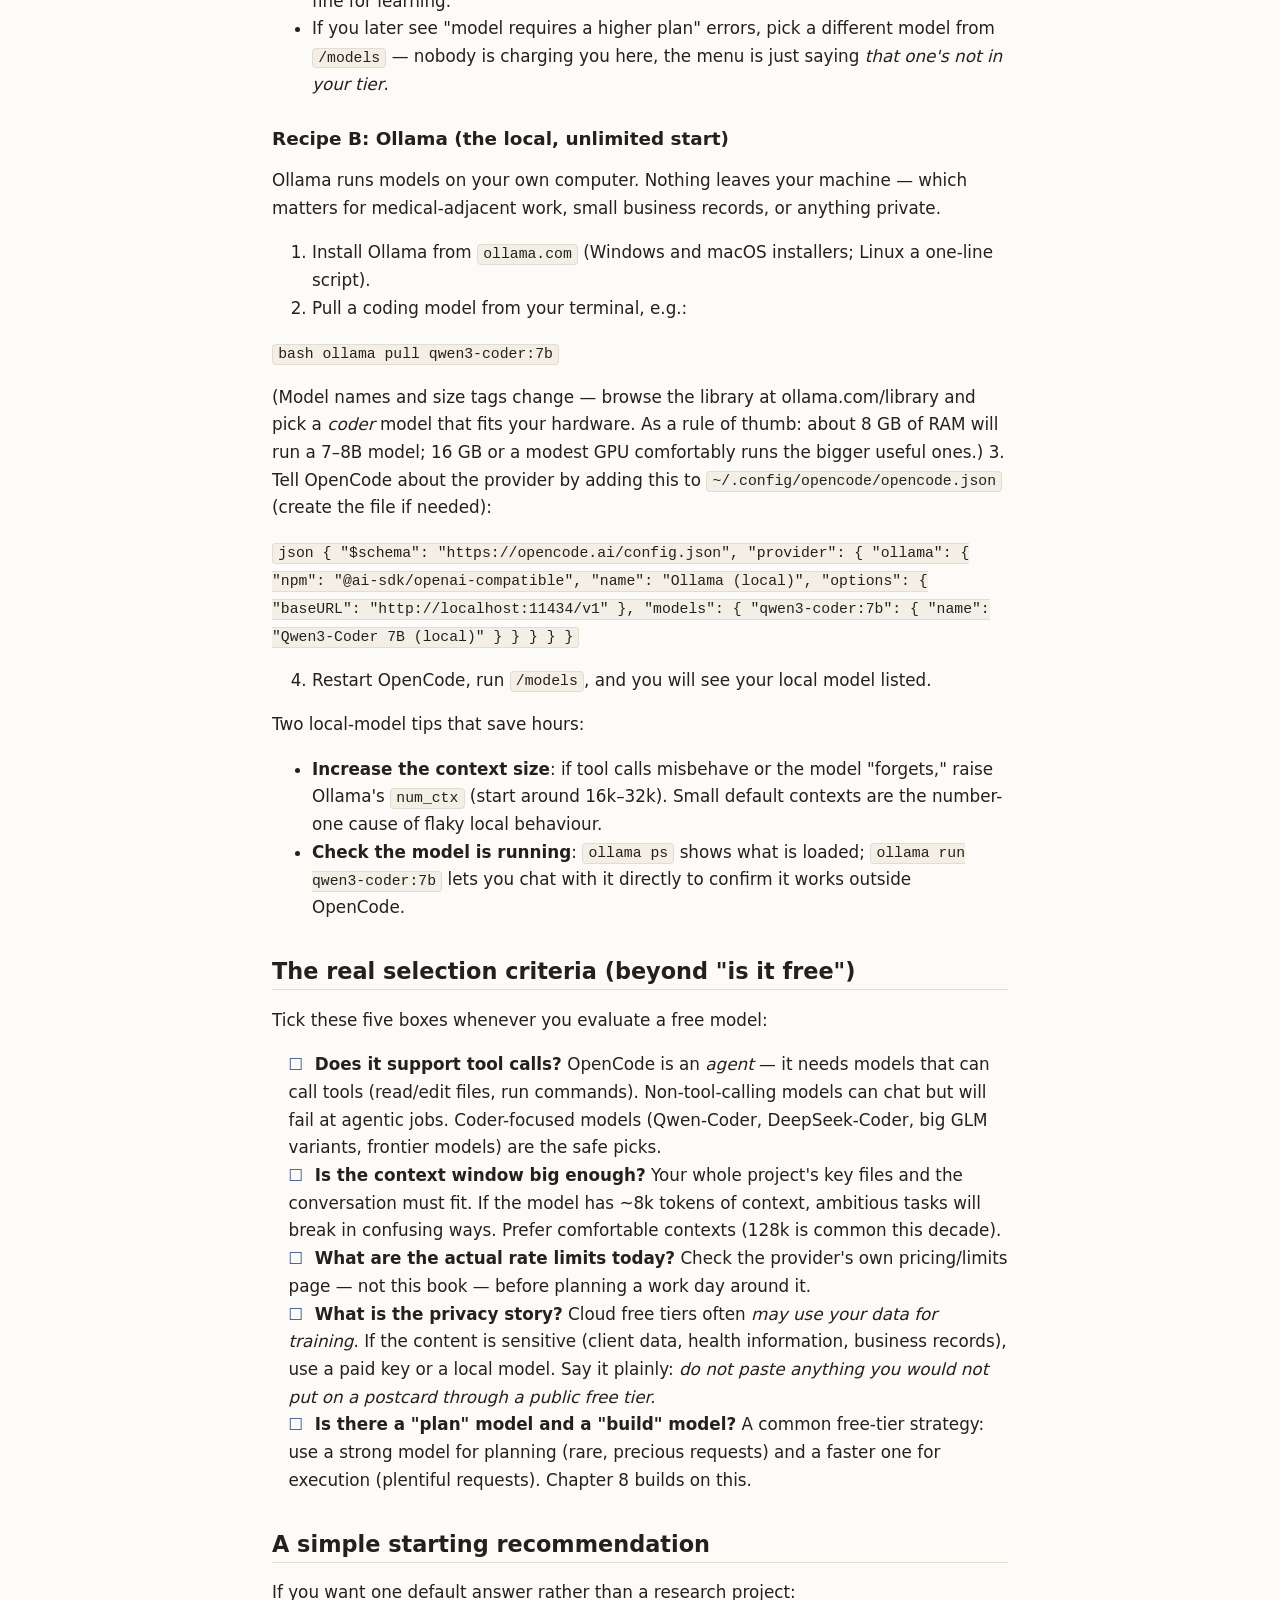
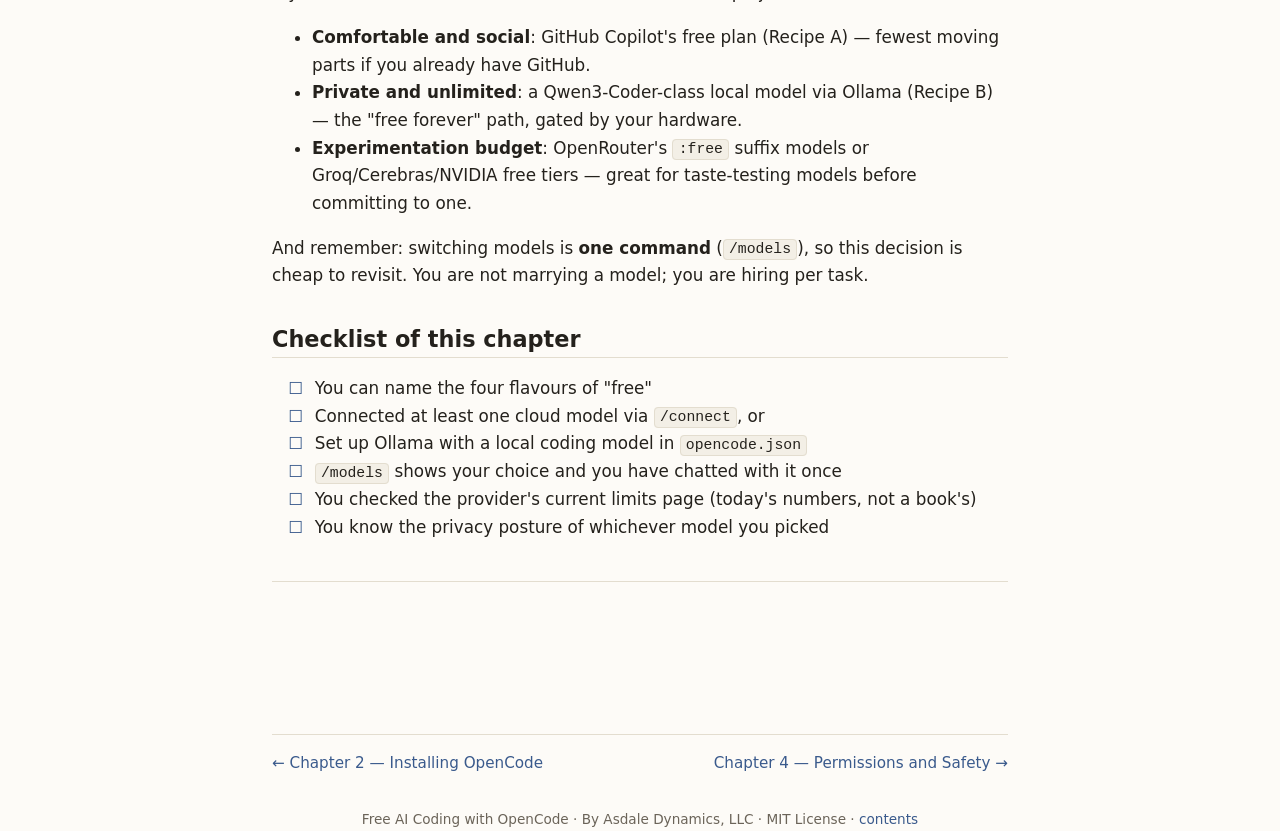
<file: site/03-picking-free-models.html>
<!DOCTYPE html>
<html lang="en">
<head>
<meta charset="utf-8">
<meta name="viewport" content="width=device-width, initial-scale=1">
<meta name="description" content="Free AI Coding with OpenCode — a beginner's manual by Asdale Dynamics, LLC">
<title>Chapter 3 — Picking Free Models · Free AI Coding with OpenCode</title>
<link rel="stylesheet" href="style.css">

</head>
<body>
<div class="site-header"><div class="bookmark"><a href="index.html">Free AI Coding with OpenCode</a></div></div>
<main>
<h1>Chapter 3 — Picking Free Models</h1>
<div class="chapter-meta">Chapter 3/10 · ~1,494 words · ~7 min read</div>
<p>OpenCode is the tool; the <strong>model</strong> is the engine. This chapter gets you an engine without spending money, and explains the honest trade-offs you are making.</p>
<h2 id="what-free-really-means">What "free" really means</h2>
<p>"Free" in this world comes in four flavours. You will meet all of them, so learn to tell them apart:</p>
<table>
<thead>
<tr>
<th>Flavour</th>
<th>What it is</th>
<th>Catch</th>
</tr>
</thead>
<tbody>
<tr>
<td><strong>Free tier (cloud)</strong></td>
<td>A hosted model you can call from OpenCode with a signup, limited by requests per day/month or tokens</td>
<td>Limits, slower queues, sometimes weaker models served</td>
</tr>
<tr>
<td><strong>Subscription you already own</strong></td>
<td>A ChatGPT Plus, GitHub Copilot, or GitLab plan you <em>already pay for</em> elsewhere — OpenCode can use it for coding with zero setup</td>
<td>Not "free," but no <em>new</em> money; subject to that plan's caps</td>
</tr>
<tr>
<td><strong>Free credits / promotional</strong></td>
<td>Start-up providers giving new accounts a helping stack of tokens</td>
<td>Runs out; better as a taste than a plan</td>
</tr>
<tr>
<td><strong>Local models</strong></td>
<td>Open-weights models running on <em>your</em> computer via Ollama, LM Studio, or llama.cpp</td>
<td>No limits ever, but your hardware and patience are the budget</td>
</tr>
</tbody>
</table>
<p>The overriding truth, stated kindly: <strong>the free world is real and good.</strong> Free and open-weights coding models — the Qwen-Coder family, GLM series, DeepSeek-Coder variants, Llama, and friends — are routinely capable enough to build small projects, clean data, write scripts, and maintain a website. You are not choosing between "free" and "useful." You are choosing speed, patience, and privacy trade-offs, which the table below makes concrete.</p>
<table>
<thead>
<tr>
<th>Trade-off axis</th>
<th>Cloud free tier</th>
<th>Local model</th>
</tr>
</thead>
<tbody>
<tr>
<td>Cost</td>
<td>0 (with caps)</td>
<td>0 (with your electricity)</td>
</tr>
<tr>
<td>Speed</td>
<td>Usually fast, sometimes throttled</td>
<td>Depends on your machine</td>
</tr>
<tr>
<td>Privacy</td>
<td>Your code travels to the provider's servers</td>
<td>Code never leaves your machine</td>
</tr>
<tr>
<td>Quality ceiling</td>
<td>Usually higher</td>
<td>Smaller models, smaller context</td>
</tr>
<tr>
<td>Setup</td>
<td>Account + API key</td>
<td>Install a program + download model files</td>
</tr>
<tr>
<td>Limits</td>
<td>Daily/monthly caps</td>
<td>None — run it till your fan gives up</td>
</tr>
</tbody>
</table>
<h2 id="the-menu-of-free-paths">The menu of free paths</h2>
<p>Here is the landscape as of late 2026. <strong>Prices and limits change constantly</strong> — treat every number here as an example, and the provider's own page as the truth. OpenCode supports all of these via <code>/connect</code>.</p>
<table>
<thead>
<tr>
<th>Path</th>
<th>What you get</th>
<th>Rough shape of the limits</th>
<th>Good for</th>
</tr>
</thead>
<tbody>
<tr>
<td><strong>GitHub Copilot (free plan)</strong></td>
<td>Coding models through your GitHub account; device-code login, no API key to manage</td>
<td>Monthly request/message caps on the free plan; the best models often need paid tiers</td>
<td>Beginners who already have GitHub; the smoothest login</td>
</tr>
<tr>
<td><strong>ChatGPT Plus/Pro</strong> (if you own it)</td>
<td>OpenCode connects with your existing subscription via browser sign-in</td>
<td>Your subscription's usage caps</td>
<td>People who already pay for one; no new account</td>
</tr>
<tr>
<td><strong>Google AI Studio (Gemini)</strong></td>
<td>A generous free tier on Gemini models via an API key from AI Studio</td>
<td>Daily request caps; data may be used to improve service on the free tier</td>
<td>Big context windows and strong general ability</td>
</tr>
<tr>
<td><strong>Groq</strong></td>
<td>Very fast serving of open models (e.g. Llama, Qwen families)</td>
<td>Free tier with rate limits</td>
<td>Lightning-fast iteration on free-weights models</td>
</tr>
<tr>
<td><strong>Cerebras</strong></td>
<td>Open models such as Qwen-Coder at very high speed</td>
<td>Free tier with rate limits</td>
<td>Same as Groq — pick whichever is smoothest that week</td>
</tr>
<tr>
<td><strong>NVIDIA (build.nvidia.com)</strong></td>
<td>Free access to Nemotron and many open models</td>
<td>Per-model rate limits</td>
<td>Sampling many open models free</td>
</tr>
<tr>
<td><strong>OpenRouter (<code>:free</code> models)</strong></td>
<td>A menu-service routing to many labs; models suffixed <code>:free</code> cost nothing</td>
<td>Daily caps on free models; quality varies</td>
<td>Trying lots of models without committing</td>
</tr>
<tr>
<td><strong>Hugging Face Inference</strong></td>
<td>Free monthly inference credits across many providers</td>
<td>Credits refresh monthly</td>
<td>Occasional use of trendy new models</td>
</tr>
<tr>
<td><strong>Ollama (local)</strong></td>
<td>Open-weights models entirely on your machine</td>
<td>Only your RAM/GPU/disk</td>
<td>Privacy, offline work, unlimited practice</td>
</tr>
<tr>
<td><strong>LM Studio (local)</strong></td>
<td>Point-and-click app for downloading and serving local models</td>
<td>Same as Ollama</td>
<td>Beginners who prefer windows over commands</td>
</tr>
</tbody>
</table>
<h2 id="the-two-setup-recipes-youll-actually-need">The two setup recipes you'll actually need</h2>
<h3 id="recipe-a-github-copilot-the-smoothest-cloud-start">Recipe A: GitHub Copilot (the smoothest cloud start)</h3>
<ol>
<li>Make sure you have a GitHub account (free to create).</li>
<li>In OpenCode, run <code>/connect</code>, search for and choose <strong>GitHub Copilot</strong>.</li>
<li>OpenCode shows a short code and the address <code>github.com/login/device</code>. Open that page in a browser, enter the code, and approve.</li>
<li>Back in OpenCode, run <code>/models</code> and pick a model.</li>
</ol>
<p>Notes worth knowing:</p>
<ul>
<li>Some models require paid Copilot plans (Pro+); the free plan's models still work fine for learning.</li>
<li>If you later see "model requires a higher plan" errors, pick a different model from <code>/models</code> — nobody is charging you here, the menu is just saying <em>that one's not in your tier</em>.</li>
</ul>
<h3 id="recipe-b-ollama-the-local-unlimited-start">Recipe B: Ollama (the local, unlimited start)</h3>
<p>Ollama runs models on your own computer. Nothing leaves your machine — which matters for medical-adjacent work, small business records, or anything private.</p>
<ol>
<li>Install Ollama from <code>ollama.com</code> (Windows and macOS installers; Linux a one-line script).</li>
<li>Pull a coding model from your terminal, e.g.:</li>
</ol>
<p><code>bash
   ollama pull qwen3-coder:7b</code></p>
<p>(Model names and size tags change — browse the library at ollama.com/library and pick a <em>coder</em> model that fits your hardware. As a rule of thumb: about 8 GB of RAM will run a 7–8B model; 16 GB or a modest GPU comfortably runs the bigger useful ones.)
3. Tell OpenCode about the provider by adding this to <code>~/.config/opencode/opencode.json</code> (create the file if needed):</p>
<p><code>json
   {
     "$schema": "https://opencode.ai/config.json",
     "provider": {
       "ollama": {
         "npm": "@ai-sdk/openai-compatible",
         "name": "Ollama (local)",
         "options": {
           "baseURL": "http://localhost:11434/v1"
         },
         "models": {
           "qwen3-coder:7b": {
             "name": "Qwen3-Coder 7B (local)"
           }
         }
       }
     }
   }</code></p>
<ol start="4">
<li>Restart OpenCode, run <code>/models</code>, and you will see your local model listed.</li>
</ol>
<p>Two local-model tips that save hours:</p>
<ul>
<li><strong>Increase the context size</strong>: if tool calls misbehave or the model "forgets," raise Ollama's <code>num_ctx</code> (start around 16k–32k). Small default contexts are the number-one cause of flaky local behaviour.</li>
<li><strong>Check the model is running</strong>: <code>ollama ps</code> shows what is loaded; <code>ollama run qwen3-coder:7b</code> lets you chat with it directly to confirm it works outside OpenCode.</li>
</ul>
<h2 id="the-real-selection-criteria-beyond-is-it-free">The real selection criteria (beyond "is it free")</h2>
<p>Tick these five boxes whenever you evaluate a free model:</p>
<ul>
<li class="todo"><span class="box" aria-hidden="true">☐</span> <strong>Does it support tool calls?</strong> OpenCode is an <em>agent</em> — it needs models that can call tools (read/edit files, run commands). Non-tool-calling models can chat but will fail at agentic jobs. Coder-focused models (Qwen-Coder, DeepSeek-Coder, big GLM variants, frontier models) are the safe picks.</li>
<li class="todo"><span class="box" aria-hidden="true">☐</span> <strong>Is the context window big enough?</strong> Your whole project's key files and the conversation must fit. If the model has ~8k tokens of context, ambitious tasks will break in confusing ways. Prefer comfortable contexts (128k is common this decade).</li>
<li class="todo"><span class="box" aria-hidden="true">☐</span> <strong>What are the actual rate limits today?</strong> Check the provider's own pricing/limits page — not this book — before planning a work day around it.</li>
<li class="todo"><span class="box" aria-hidden="true">☐</span> <strong>What is the privacy story?</strong> Cloud free tiers often <em>may use your data for training</em>. If the content is sensitive (client data, health information, business records), use a paid key or a local model. Say it plainly: <em>do not paste anything you would not put on a postcard through a public free tier.</em></li>
<li class="todo"><span class="box" aria-hidden="true">☐</span> <strong>Is there a "plan" model and a "build" model?</strong> A common free-tier strategy: use a strong model for planning (rare, precious requests) and a faster one for execution (plentiful requests). Chapter 8 builds on this.</li>
</ul>
<h2 id="a-simple-starting-recommendation">A simple starting recommendation</h2>
<p>If you want one default answer rather than a research project:</p>
<ul>
<li><strong>Comfortable and social</strong>: GitHub Copilot's free plan (Recipe A) — fewest moving parts if you already have GitHub.</li>
<li><strong>Private and unlimited</strong>: a Qwen3-Coder-class local model via Ollama (Recipe B) — the "free forever" path, gated by your hardware.</li>
<li><strong>Experimentation budget</strong>: OpenRouter's <code>:free</code> suffix models or Groq/Cerebras/NVIDIA free tiers — great for taste-testing models before committing to one.</li>
</ul>
<p>And remember: switching models is <strong>one command</strong> (<code>/models</code>), so this decision is cheap to revisit. You are not marrying a model; you are hiring per task.</p>
<h2 id="checklist-of-this-chapter">Checklist of this chapter</h2>
<ul>
<li class="todo"><span class="box" aria-hidden="true">☐</span> You can name the four flavours of "free"</li>
<li class="todo"><span class="box" aria-hidden="true">☐</span> Connected at least one cloud model via <code>/connect</code>, or</li>
<li class="todo"><span class="box" aria-hidden="true">☐</span> Set up Ollama with a local coding model in <code>opencode.json</code></li>
<li class="todo"><span class="box" aria-hidden="true">☐</span> <code>/models</code> shows your choice and you have chatted with it once</li>
<li class="todo"><span class="box" aria-hidden="true">☐</span> You checked the provider's current limits page (today's numbers, not a book's)</li>
<li class="todo"><span class="box" aria-hidden="true">☐</span> You know the privacy posture of whichever model you picked</li>
</ul>
<hr />
</main>
<div class="nav">
<a href="02-installing-opencode.html">← Chapter 2 — Installing OpenCode</a>
<a href="04-permissions-and-safety.html">Chapter 4 — Permissions and Safety →</a>
</div>
<div class="footer">Free AI Coding with OpenCode · By Asdale Dynamics, LLC · MIT License · <a href="index.html">contents</a></div>
</body>
</html>
</file>
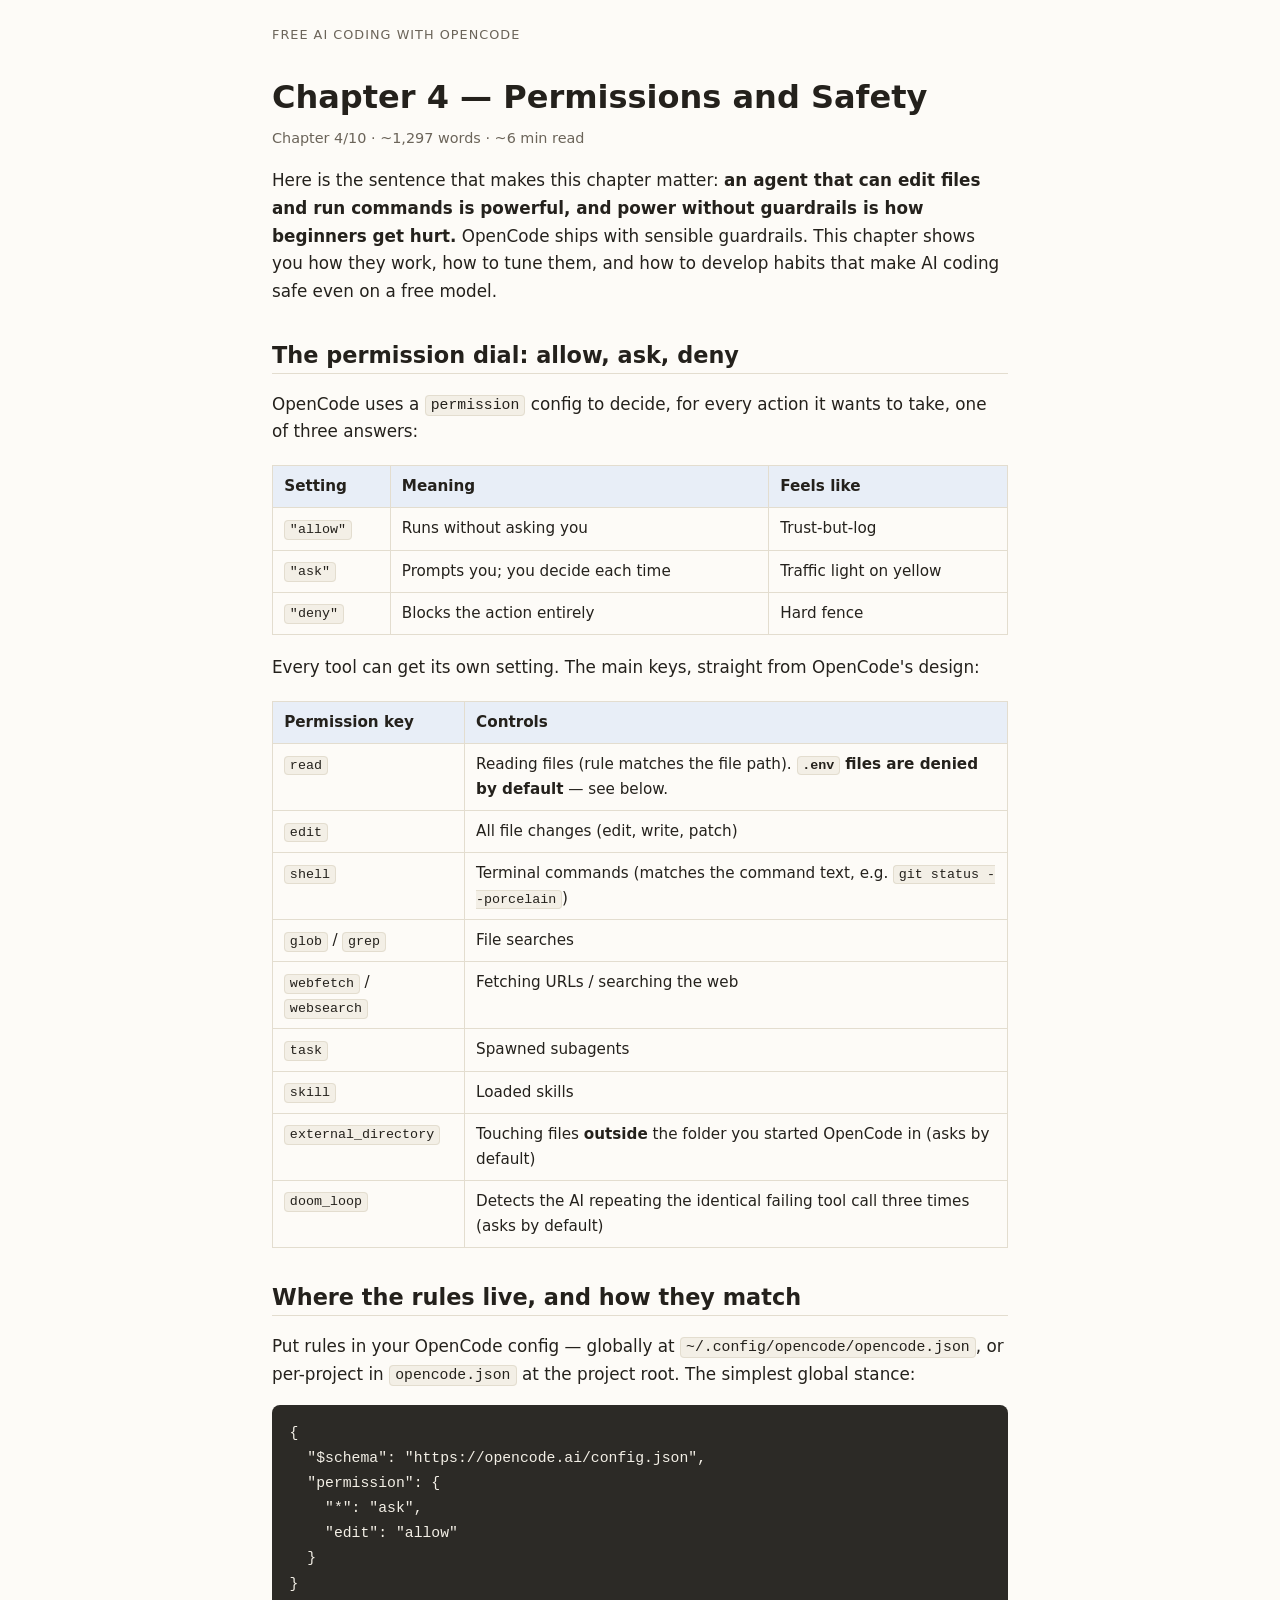
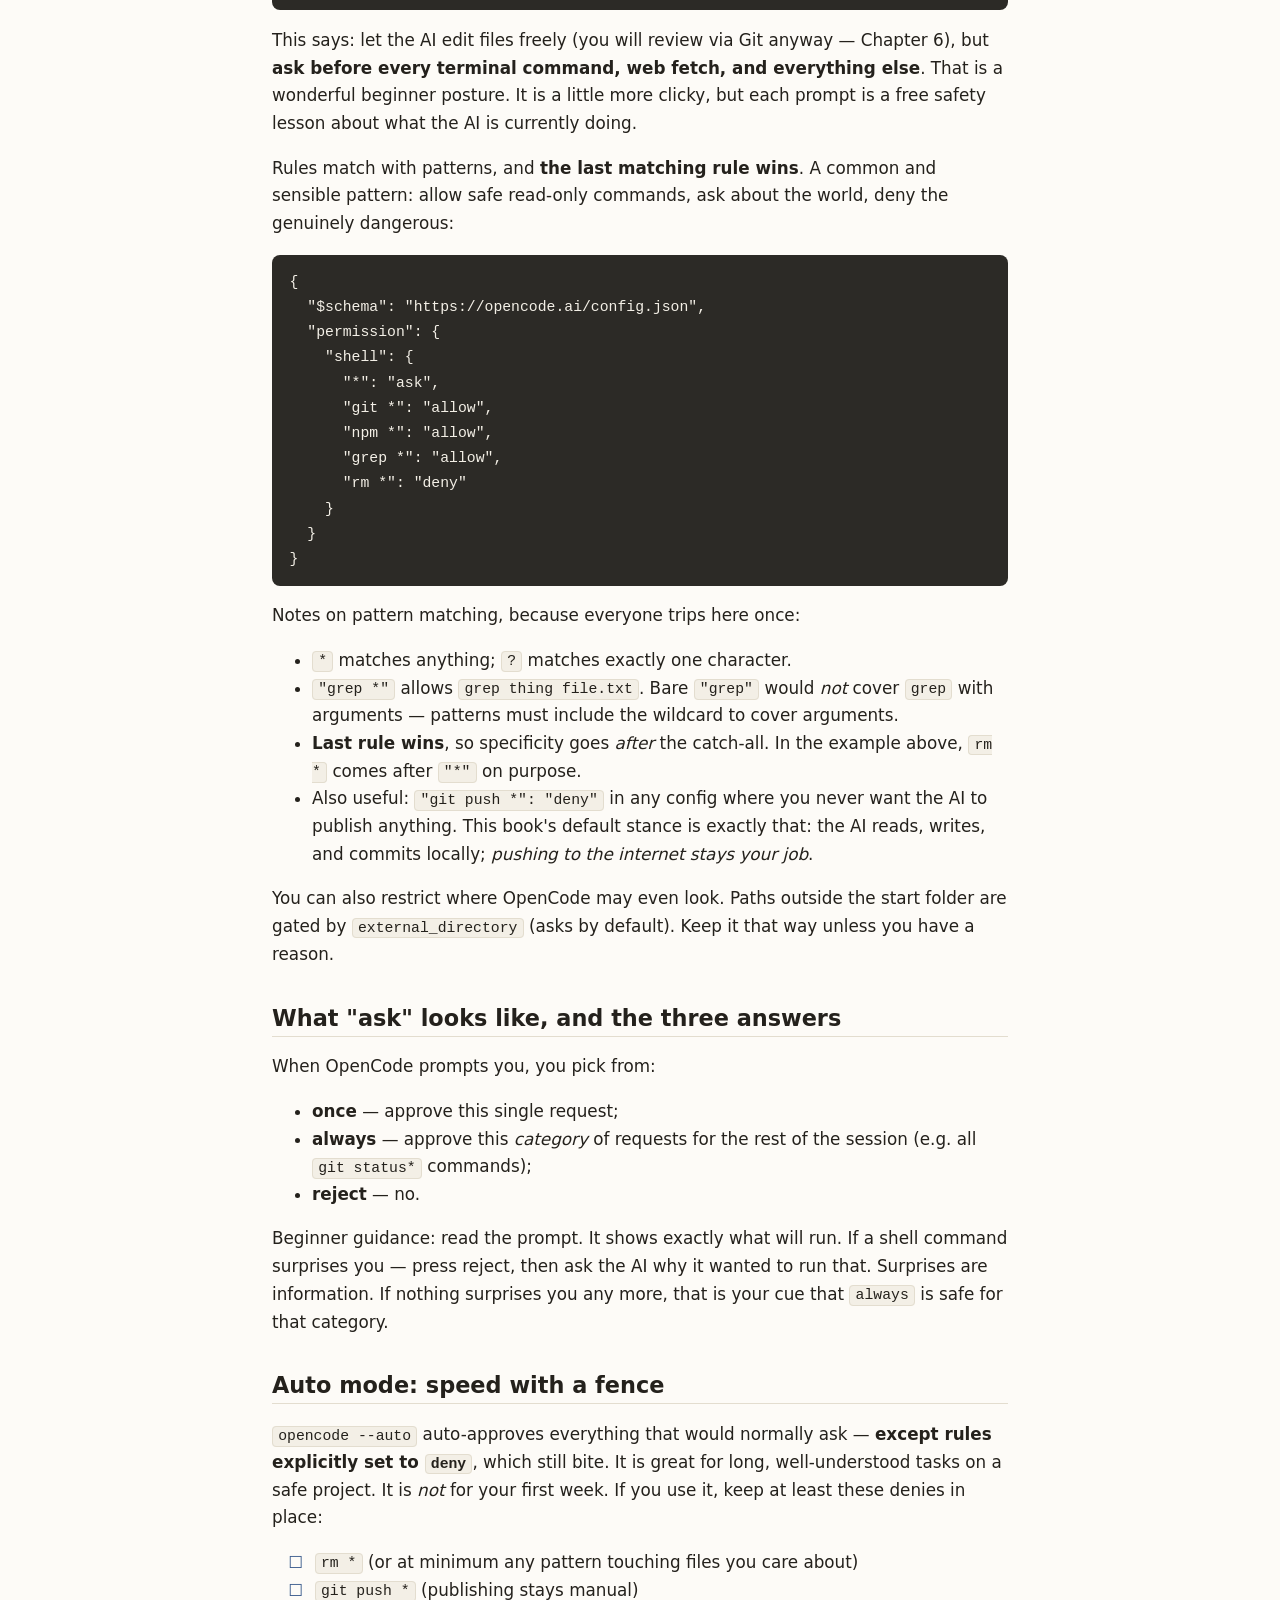
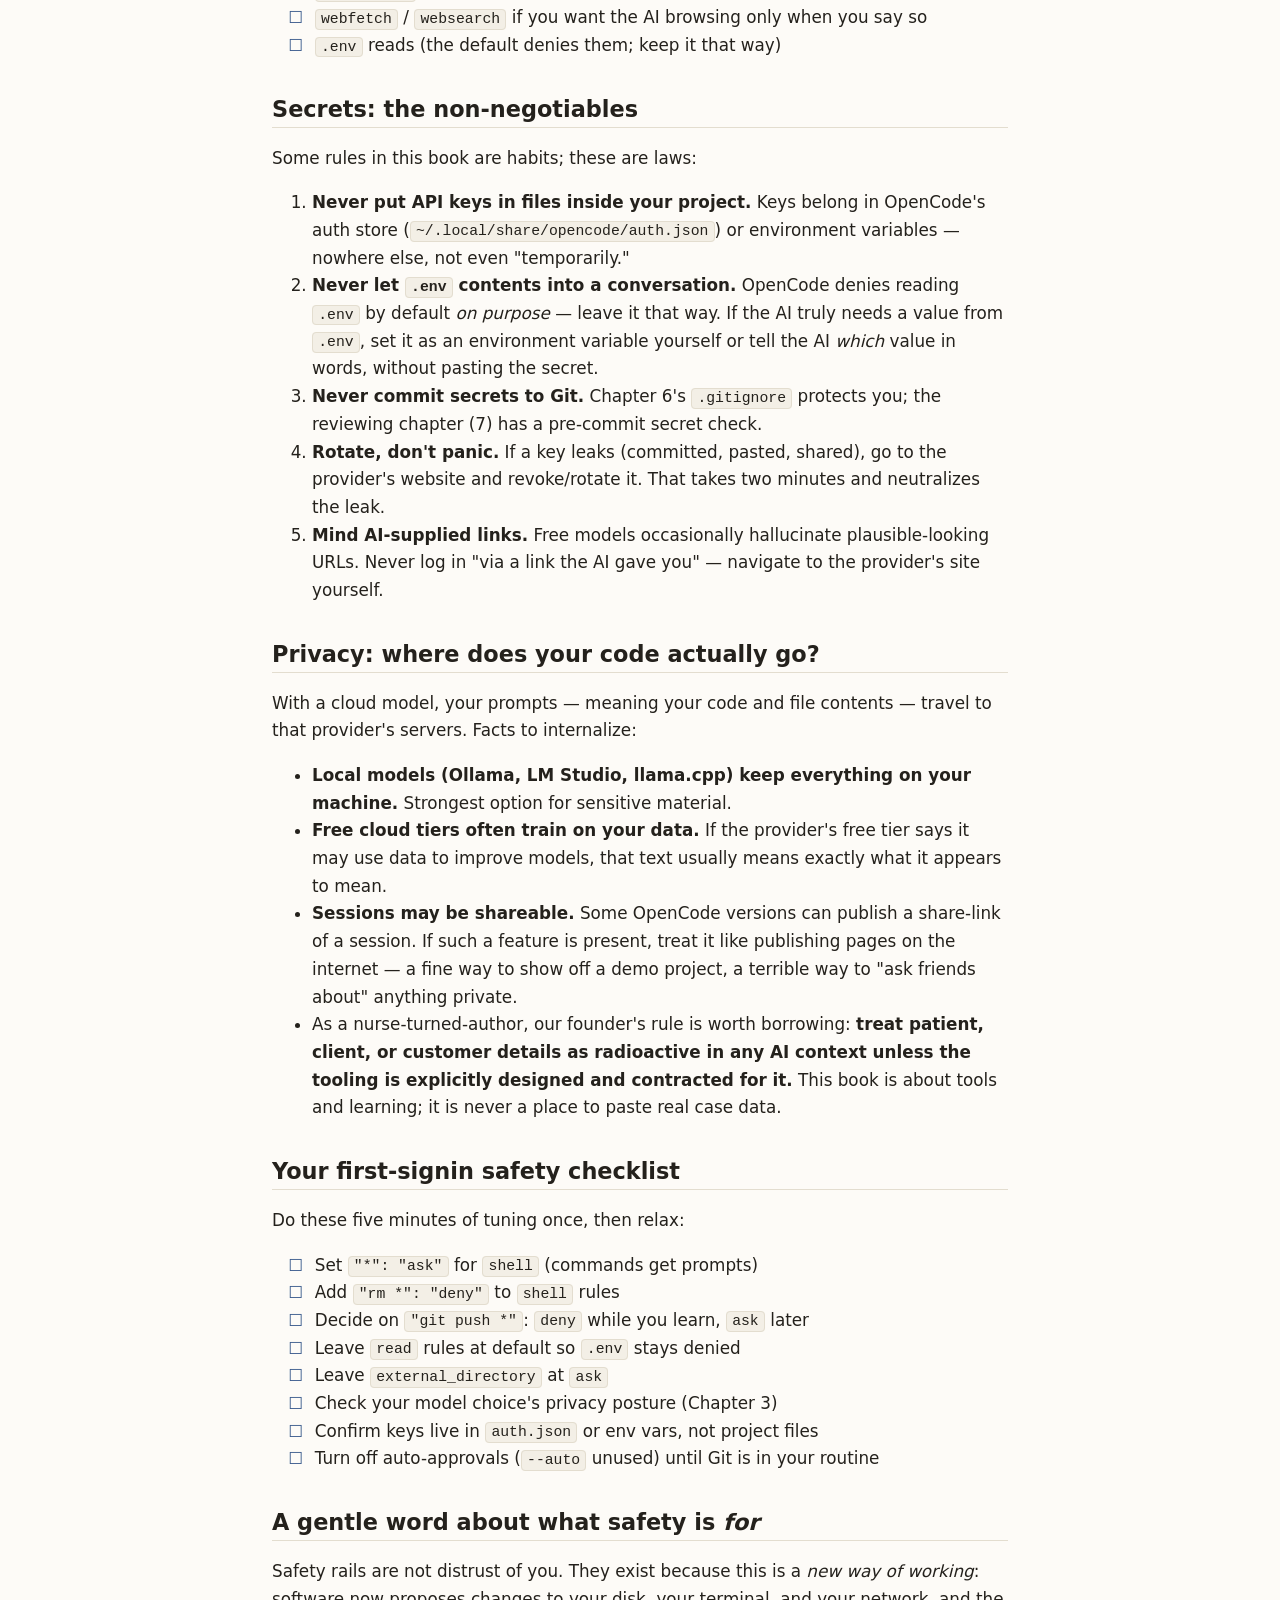
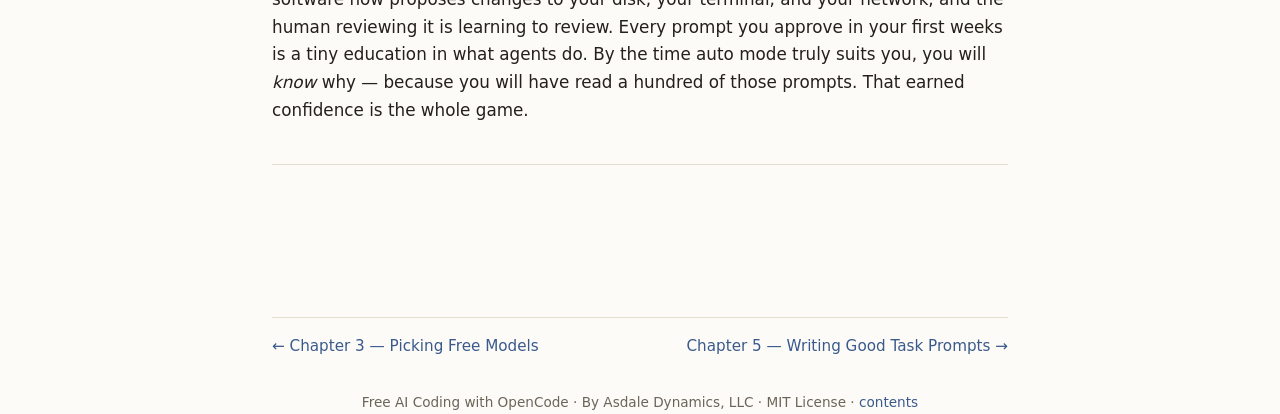
<file: site/04-permissions-and-safety.html>
<!DOCTYPE html>
<html lang="en">
<head>
<meta charset="utf-8">
<meta name="viewport" content="width=device-width, initial-scale=1">
<meta name="description" content="Free AI Coding with OpenCode — a beginner's manual by Asdale Dynamics, LLC">
<title>Chapter 4 — Permissions and Safety · Free AI Coding with OpenCode</title>
<link rel="stylesheet" href="style.css">

</head>
<body>
<div class="site-header"><div class="bookmark"><a href="index.html">Free AI Coding with OpenCode</a></div></div>
<main>
<h1>Chapter 4 — Permissions and Safety</h1>
<div class="chapter-meta">Chapter 4/10 · ~1,297 words · ~6 min read</div>
<p>Here is the sentence that makes this chapter matter: <strong>an agent that can edit files and run commands is powerful, and power without guardrails is how beginners get hurt.</strong> OpenCode ships with sensible guardrails. This chapter shows you how they work, how to tune them, and how to develop habits that make AI coding safe even on a free model.</p>
<h2 id="the-permission-dial-allow-ask-deny">The permission dial: allow, ask, deny</h2>
<p>OpenCode uses a <code>permission</code> config to decide, for every action it wants to take, one of three answers:</p>
<table>
<thead>
<tr>
<th>Setting</th>
<th>Meaning</th>
<th>Feels like</th>
</tr>
</thead>
<tbody>
<tr>
<td><code>"allow"</code></td>
<td>Runs without asking you</td>
<td>Trust-but-log</td>
</tr>
<tr>
<td><code>"ask"</code></td>
<td>Prompts you; you decide each time</td>
<td>Traffic light on yellow</td>
</tr>
<tr>
<td><code>"deny"</code></td>
<td>Blocks the action entirely</td>
<td>Hard fence</td>
</tr>
</tbody>
</table>
<p>Every tool can get its own setting. The main keys, straight from OpenCode's design:</p>
<table>
<thead>
<tr>
<th>Permission key</th>
<th>Controls</th>
</tr>
</thead>
<tbody>
<tr>
<td><code>read</code></td>
<td>Reading files (rule matches the file path). <strong><code>.env</code> files are denied by default</strong> — see below.</td>
</tr>
<tr>
<td><code>edit</code></td>
<td>All file changes (edit, write, patch)</td>
</tr>
<tr>
<td><code>shell</code></td>
<td>Terminal commands (matches the command text, e.g. <code>git status --porcelain</code>)</td>
</tr>
<tr>
<td><code>glob</code> / <code>grep</code></td>
<td>File searches</td>
</tr>
<tr>
<td><code>webfetch</code> / <code>websearch</code></td>
<td>Fetching URLs / searching the web</td>
</tr>
<tr>
<td><code>task</code></td>
<td>Spawned subagents</td>
</tr>
<tr>
<td><code>skill</code></td>
<td>Loaded skills</td>
</tr>
<tr>
<td><code>external_directory</code></td>
<td>Touching files <strong>outside</strong> the folder you started OpenCode in (asks by default)</td>
</tr>
<tr>
<td><code>doom_loop</code></td>
<td>Detects the AI repeating the identical failing tool call three times (asks by default)</td>
</tr>
</tbody>
</table>
<h2 id="where-the-rules-live-and-how-they-match">Where the rules live, and how they match</h2>
<p>Put rules in your OpenCode config — globally at <code>~/.config/opencode/opencode.json</code>, or per-project in <code>opencode.json</code> at the project root. The simplest global stance:</p>
<pre><code class="language-json">{
  &quot;$schema&quot;: &quot;https://opencode.ai/config.json&quot;,
  &quot;permission&quot;: {
    &quot;*&quot;: &quot;ask&quot;,
    &quot;edit&quot;: &quot;allow&quot;
  }
}
</code></pre>
<p>This says: let the AI edit files freely (you will review via Git anyway — Chapter 6), but <strong>ask before every terminal command, web fetch, and everything else</strong>. That is a wonderful beginner posture. It is a little more clicky, but each prompt is a free safety lesson about what the AI is currently doing.</p>
<p>Rules match with patterns, and <strong>the last matching rule wins</strong>. A common and sensible pattern: allow safe read-only commands, ask about the world, deny the genuinely dangerous:</p>
<pre><code class="language-json">{
  &quot;$schema&quot;: &quot;https://opencode.ai/config.json&quot;,
  &quot;permission&quot;: {
    &quot;shell&quot;: {
      &quot;*&quot;: &quot;ask&quot;,
      &quot;git *&quot;: &quot;allow&quot;,
      &quot;npm *&quot;: &quot;allow&quot;,
      &quot;grep *&quot;: &quot;allow&quot;,
      &quot;rm *&quot;: &quot;deny&quot;
    }
  }
}
</code></pre>
<p>Notes on pattern matching, because everyone trips here once:</p>
<ul>
<li><code>*</code> matches anything; <code>?</code> matches exactly one character.</li>
<li><code>"grep *"</code> allows <code>grep thing file.txt</code>. Bare <code>"grep"</code> would <em>not</em> cover <code>grep</code> with arguments — patterns must include the wildcard to cover arguments.</li>
<li><strong>Last rule wins</strong>, so specificity goes <em>after</em> the catch-all. In the example above, <code>rm *</code> comes after <code>"*"</code> on purpose.</li>
<li>Also useful: <code>"git push *": "deny"</code> in any config where you never want the AI to publish anything. This book's default stance is exactly that: the AI reads, writes, and commits locally; <em>pushing to the internet stays your job</em>.</li>
</ul>
<p>You can also restrict where OpenCode may even look. Paths outside the start folder are gated by <code>external_directory</code> (asks by default). Keep it that way unless you have a reason.</p>
<h2 id="what-ask-looks-like-and-the-three-answers">What "ask" looks like, and the three answers</h2>
<p>When OpenCode prompts you, you pick from:</p>
<ul>
<li><strong>once</strong> — approve this single request;</li>
<li><strong>always</strong> — approve this <em>category</em> of requests for the rest of the session (e.g. all <code>git status*</code> commands);</li>
<li><strong>reject</strong> — no.</li>
</ul>
<p>Beginner guidance: read the prompt. It shows exactly what will run. If a shell command surprises you — press reject, then ask the AI why it wanted to run that. Surprises are information. If nothing surprises you any more, that is your cue that <code>always</code> is safe for that category.</p>
<h2 id="auto-mode-speed-with-a-fence">Auto mode: speed with a fence</h2>
<p><code>opencode --auto</code> auto-approves everything that would normally ask — <strong>except rules explicitly set to <code>deny</code></strong>, which still bite. It is great for long, well-understood tasks on a safe project. It is <em>not</em> for your first week. If you use it, keep at least these denies in place:</p>
<ul>
<li class="todo"><span class="box" aria-hidden="true">☐</span> <code>rm *</code> (or at minimum any pattern touching files you care about)</li>
<li class="todo"><span class="box" aria-hidden="true">☐</span> <code>git push *</code> (publishing stays manual)</li>
<li class="todo"><span class="box" aria-hidden="true">☐</span> <code>webfetch</code> / <code>websearch</code> if you want the AI browsing only when you say so</li>
<li class="todo"><span class="box" aria-hidden="true">☐</span> <code>.env</code> reads (the default denies them; keep it that way)</li>
</ul>
<h2 id="secrets-the-non-negotiables">Secrets: the non-negotiables</h2>
<p>Some rules in this book are habits; these are laws:</p>
<ol>
<li><strong>Never put API keys in files inside your project.</strong> Keys belong in OpenCode's auth store (<code>~/.local/share/opencode/auth.json</code>) or environment variables — nowhere else, not even "temporarily."</li>
<li><strong>Never let <code>.env</code> contents into a conversation.</strong> OpenCode denies reading <code>.env</code> by default <em>on purpose</em> — leave it that way. If the AI truly needs a value from <code>.env</code>, set it as an environment variable yourself or tell the AI <em>which</em> value in words, without pasting the secret.</li>
<li><strong>Never commit secrets to Git.</strong> Chapter 6's <code>.gitignore</code> protects you; the reviewing chapter (7) has a pre-commit secret check.</li>
<li><strong>Rotate, don't panic.</strong> If a key leaks (committed, pasted, shared), go to the provider's website and revoke/rotate it. That takes two minutes and neutralizes the leak.</li>
<li><strong>Mind AI-supplied links.</strong> Free models occasionally hallucinate plausible-looking URLs. Never log in "via a link the AI gave you" — navigate to the provider's site yourself.</li>
</ol>
<h2 id="privacy-where-does-your-code-actually-go">Privacy: where does your code actually go?</h2>
<p>With a cloud model, your prompts — meaning your code and file contents — travel to that provider's servers. Facts to internalize:</p>
<ul>
<li><strong>Local models (Ollama, LM Studio, llama.cpp) keep everything on your machine.</strong> Strongest option for sensitive material.</li>
<li><strong>Free cloud tiers often train on your data.</strong> If the provider's free tier says it may use data to improve models, that text usually means exactly what it appears to mean.</li>
<li><strong>Sessions may be shareable.</strong> Some OpenCode versions can publish a share-link of a session. If such a feature is present, treat it like publishing pages on the internet — a fine way to show off a demo project, a terrible way to "ask friends about" anything private.</li>
<li>As a nurse-turned-author, our founder's rule is worth borrowing: <strong>treat patient, client, or customer details as radioactive in any AI context unless the tooling is explicitly designed and contracted for it.</strong> This book is about tools and learning; it is never a place to paste real case data.</li>
</ul>
<h2 id="your-first-signin-safety-checklist">Your first-signin safety checklist</h2>
<p>Do these five minutes of tuning once, then relax:</p>
<ul>
<li class="todo"><span class="box" aria-hidden="true">☐</span> Set <code>"*": "ask"</code> for <code>shell</code> (commands get prompts)</li>
<li class="todo"><span class="box" aria-hidden="true">☐</span> Add <code>"rm *": "deny"</code> to <code>shell</code> rules</li>
<li class="todo"><span class="box" aria-hidden="true">☐</span> Decide on <code>"git push *"</code>: <code>deny</code> while you learn, <code>ask</code> later</li>
<li class="todo"><span class="box" aria-hidden="true">☐</span> Leave <code>read</code> rules at default so <code>.env</code> stays denied</li>
<li class="todo"><span class="box" aria-hidden="true">☐</span> Leave <code>external_directory</code> at <code>ask</code></li>
<li class="todo"><span class="box" aria-hidden="true">☐</span> Check your model choice's privacy posture (Chapter 3)</li>
<li class="todo"><span class="box" aria-hidden="true">☐</span> Confirm keys live in <code>auth.json</code> or env vars, not project files</li>
<li class="todo"><span class="box" aria-hidden="true">☐</span> Turn off auto-approvals (<code>--auto</code> unused) until Git is in your routine</li>
</ul>
<h2 id="a-gentle-word-about-what-safety-is-for">A gentle word about what safety is <em>for</em></h2>
<p>Safety rails are not distrust of you. They exist because this is a <em>new way of working</em>: software now proposes changes to your disk, your terminal, and your network, and the human reviewing it is learning to review. Every prompt you approve in your first weeks is a tiny education in what agents do. By the time auto mode truly suits you, you will <em>know</em> why — because you will have read a hundred of those prompts. That earned confidence is the whole game.</p>
<hr />
</main>
<div class="nav">
<a href="03-picking-free-models.html">← Chapter 3 — Picking Free Models</a>
<a href="05-writing-good-task-prompts.html">Chapter 5 — Writing Good Task Prompts →</a>
</div>
<div class="footer">Free AI Coding with OpenCode · By Asdale Dynamics, LLC · MIT License · <a href="index.html">contents</a></div>
</body>
</html>
</file>
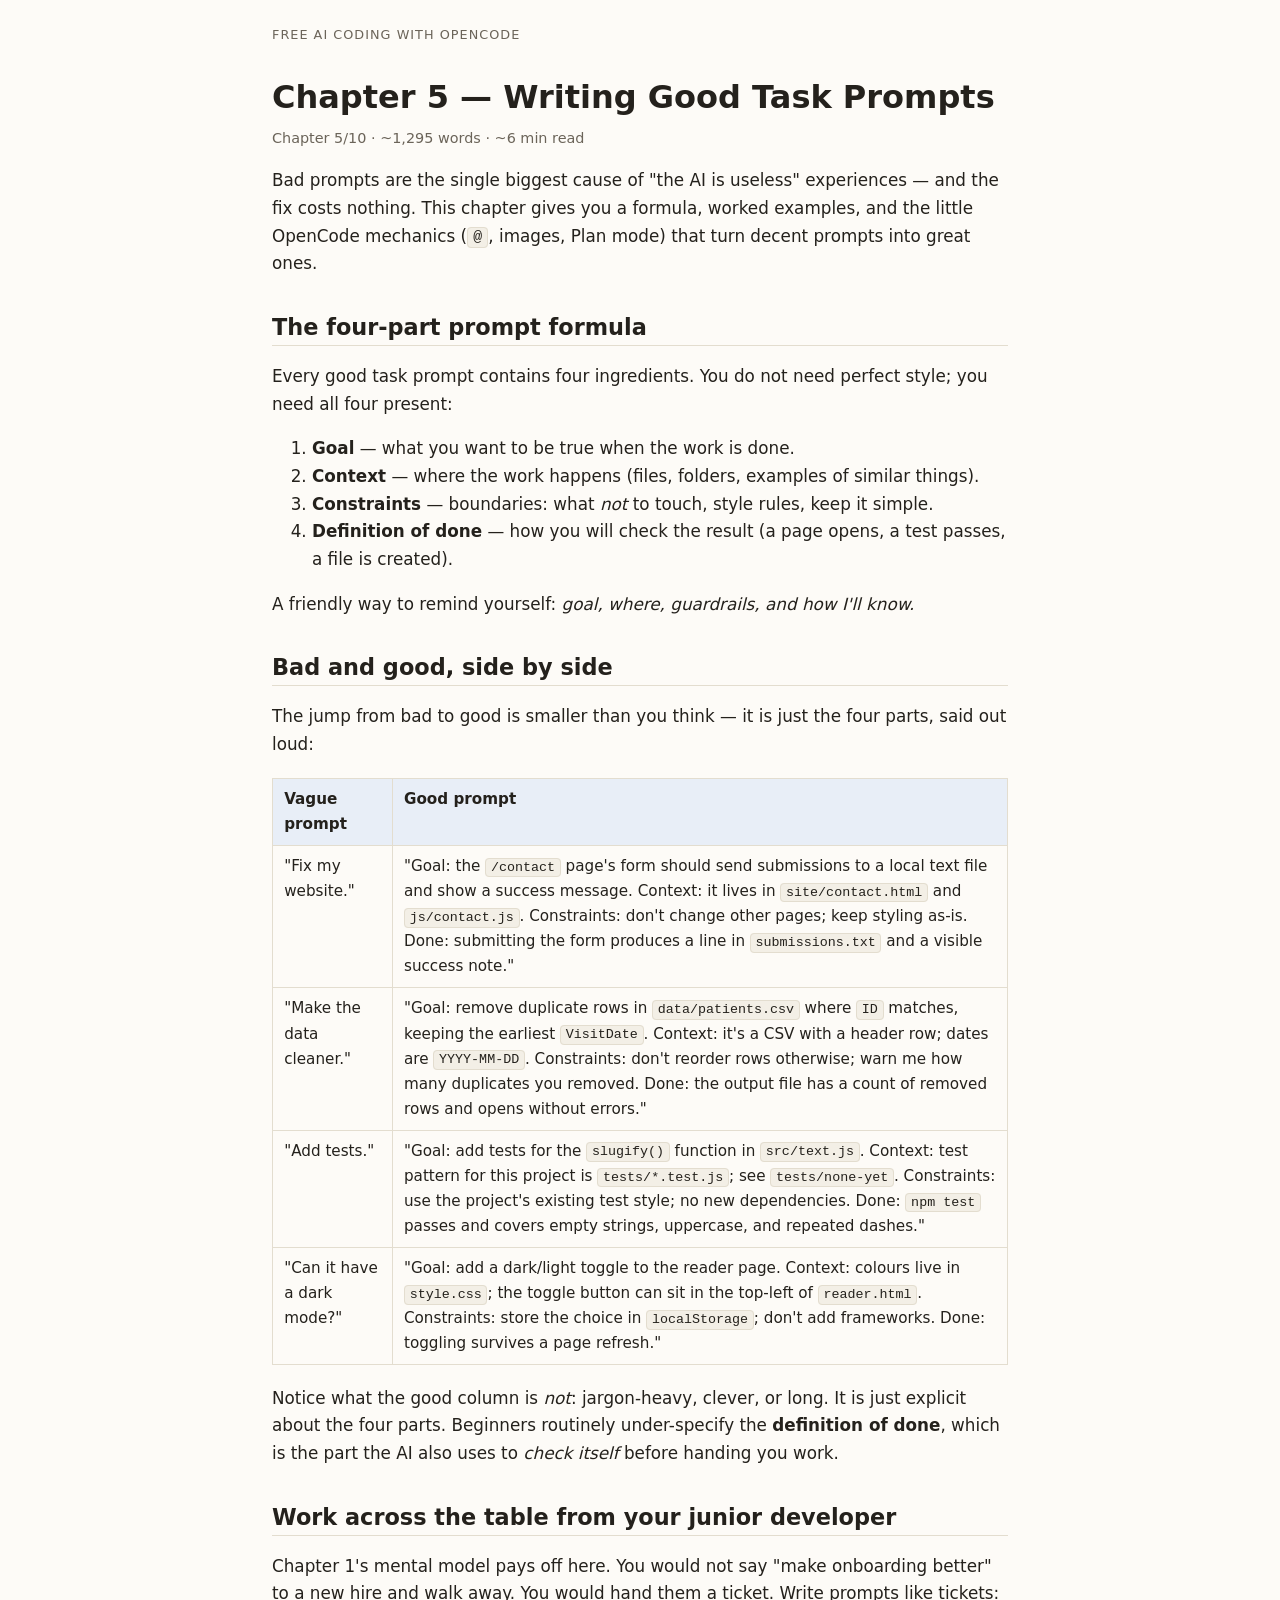
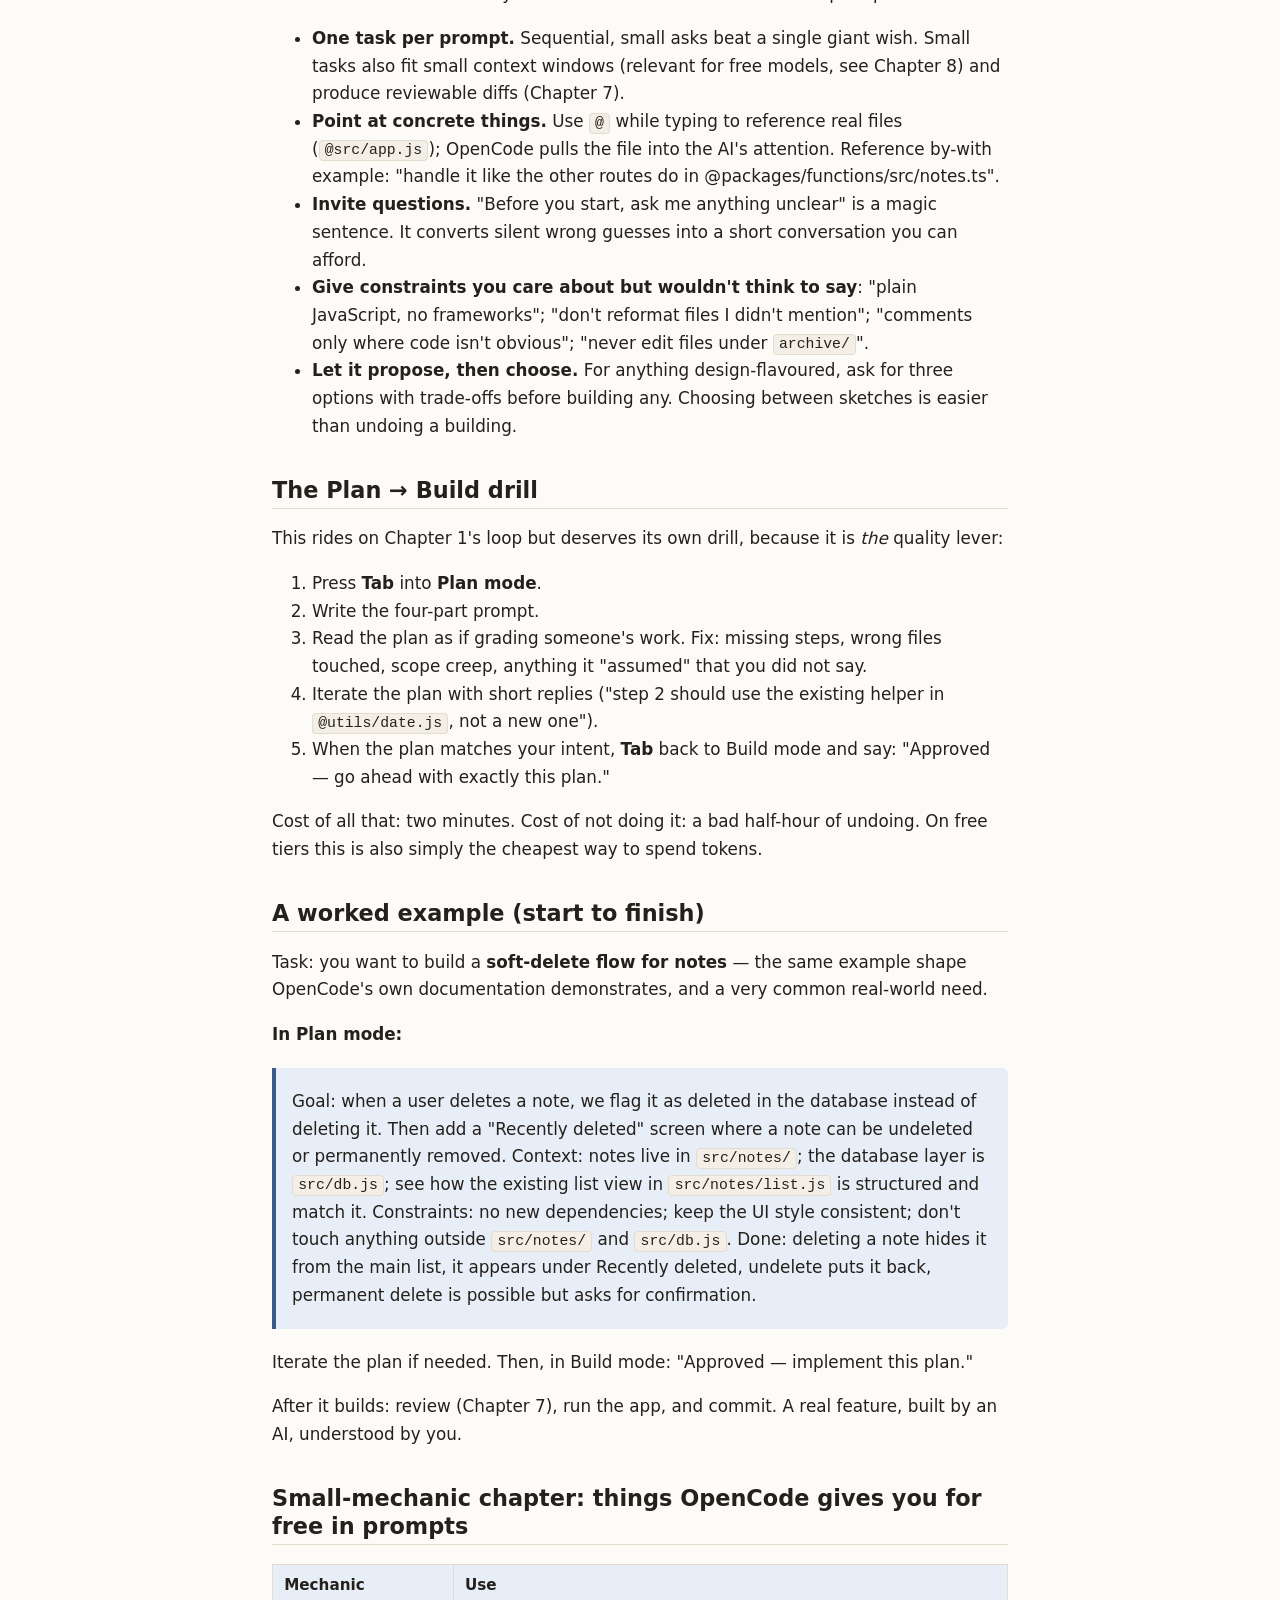
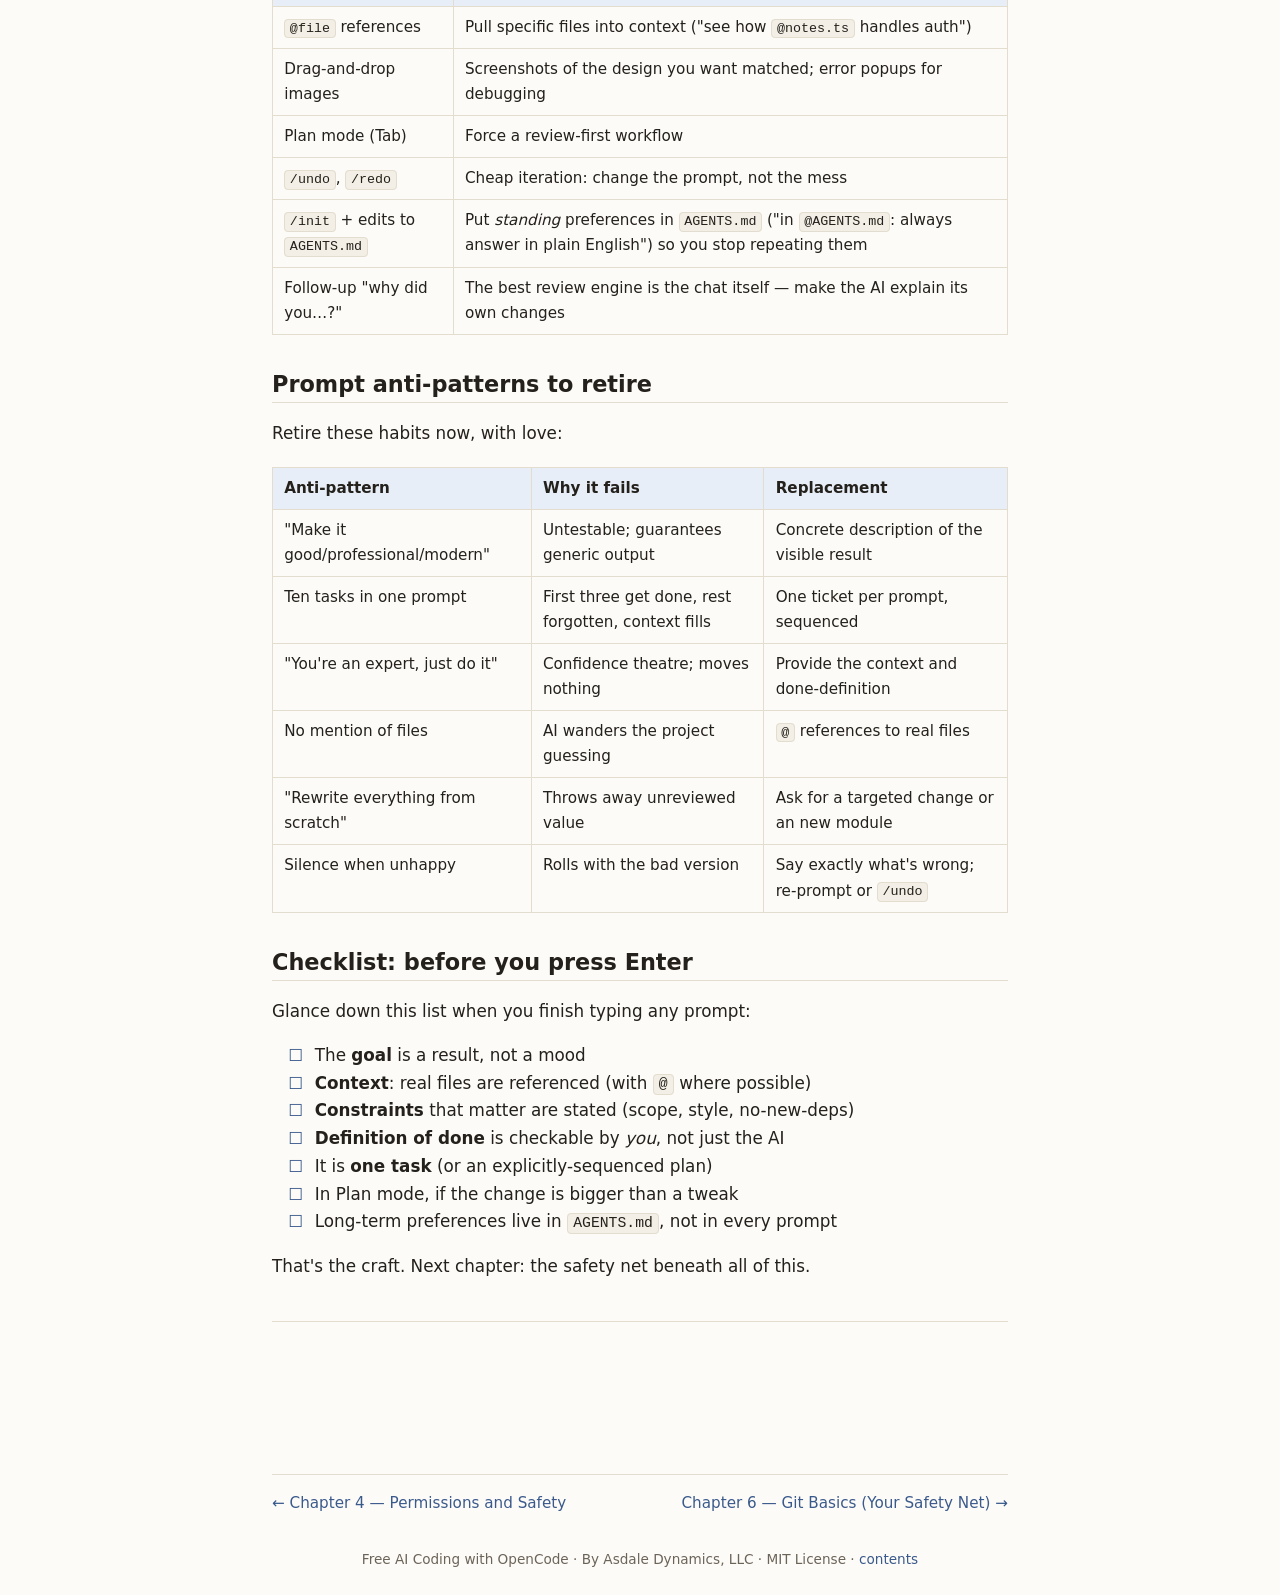
<file: site/05-writing-good-task-prompts.html>
<!DOCTYPE html>
<html lang="en">
<head>
<meta charset="utf-8">
<meta name="viewport" content="width=device-width, initial-scale=1">
<meta name="description" content="Free AI Coding with OpenCode — a beginner's manual by Asdale Dynamics, LLC">
<title>Chapter 5 — Writing Good Task Prompts · Free AI Coding with OpenCode</title>
<link rel="stylesheet" href="style.css">

</head>
<body>
<div class="site-header"><div class="bookmark"><a href="index.html">Free AI Coding with OpenCode</a></div></div>
<main>
<h1>Chapter 5 — Writing Good Task Prompts</h1>
<div class="chapter-meta">Chapter 5/10 · ~1,295 words · ~6 min read</div>
<p>Bad prompts are the single biggest cause of "the AI is useless" experiences — and the fix costs nothing. This chapter gives you a formula, worked examples, and the little OpenCode mechanics (<code>@</code>, images, Plan mode) that turn decent prompts into great ones.</p>
<h2 id="the-four-part-prompt-formula">The four-part prompt formula</h2>
<p>Every good task prompt contains four ingredients. You do not need perfect style; you need all four present:</p>
<ol>
<li><strong>Goal</strong> — what you want to be true when the work is done.</li>
<li><strong>Context</strong> — where the work happens (files, folders, examples of similar things).</li>
<li><strong>Constraints</strong> — boundaries: what <em>not</em> to touch, style rules, keep it simple.</li>
<li><strong>Definition of done</strong> — how you will check the result (a page opens, a test passes, a file is created).</li>
</ol>
<p>A friendly way to remind yourself: <em>goal, where, guardrails, and how I'll know.</em></p>
<h2 id="bad-and-good-side-by-side">Bad and good, side by side</h2>
<p>The jump from bad to good is smaller than you think — it is just the four parts, said out loud:</p>
<table>
<thead>
<tr>
<th>Vague prompt</th>
<th>Good prompt</th>
</tr>
</thead>
<tbody>
<tr>
<td>"Fix my website."</td>
<td>"Goal: the <code>/contact</code> page's form should send submissions to a local text file and show a success message. Context: it lives in <code>site/contact.html</code> and <code>js/contact.js</code>. Constraints: don't change other pages; keep styling as-is. Done: submitting the form produces a line in <code>submissions.txt</code> and a visible success note."</td>
</tr>
<tr>
<td>"Make the data cleaner."</td>
<td>"Goal: remove duplicate rows in <code>data/patients.csv</code> where <code>ID</code> matches, keeping the earliest <code>VisitDate</code>. Context: it's a CSV with a header row; dates are <code>YYYY-MM-DD</code>. Constraints: don't reorder rows otherwise; warn me how many duplicates you removed. Done: the output file has a count of removed rows and opens without errors."</td>
</tr>
<tr>
<td>"Add tests."</td>
<td>"Goal: add tests for the <code>slugify()</code> function in <code>src/text.js</code>. Context: test pattern for this project is <code>tests/*.test.js</code>; see <code>tests/none-yet</code>. Constraints: use the project's existing test style; no new dependencies. Done: <code>npm test</code> passes and covers empty strings, uppercase, and repeated dashes."</td>
</tr>
<tr>
<td>"Can it have a dark mode?"</td>
<td>"Goal: add a dark/light toggle to the reader page. Context: colours live in <code>style.css</code>; the toggle button can sit in the top-left of <code>reader.html</code>. Constraints: store the choice in <code>localStorage</code>; don't add frameworks. Done: toggling survives a page refresh."</td>
</tr>
</tbody>
</table>
<p>Notice what the good column is <em>not</em>: jargon-heavy, clever, or long. It is just explicit about the four parts. Beginners routinely under-specify the <strong>definition of done</strong>, which is the part the AI also uses to <em>check itself</em> before handing you work.</p>
<h2 id="work-across-the-table-from-your-junior-developer">Work across the table from your junior developer</h2>
<p>Chapter 1's mental model pays off here. You would not say "make onboarding better" to a new hire and walk away. You would hand them a ticket. Write prompts like tickets:</p>
<ul>
<li><strong>One task per prompt.</strong> Sequential, small asks beat a single giant wish. Small tasks also fit small context windows (relevant for free models, see Chapter 8) and produce reviewable diffs (Chapter 7).</li>
<li><strong>Point at concrete things.</strong> Use <code>@</code> while typing to reference real files (<code>@src/app.js</code>); OpenCode pulls the file into the AI's attention. Reference by-with example: "handle it like the other routes do in @packages/functions/src/notes.ts".</li>
<li><strong>Invite questions.</strong> "Before you start, ask me anything unclear" is a magic sentence. It converts silent wrong guesses into a short conversation you can afford.</li>
<li><strong>Give constraints you care about but wouldn't think to say</strong>: "plain JavaScript, no frameworks"; "don't reformat files I didn't mention"; "comments only where code isn't obvious"; "never edit files under <code>archive/</code>".</li>
<li><strong>Let it propose, then choose.</strong> For anything design-flavoured, ask for three options with trade-offs before building any. Choosing between sketches is easier than undoing a building.</li>
</ul>
<h2 id="the-plan-build-drill">The Plan → Build drill</h2>
<p>This rides on Chapter 1's loop but deserves its own drill, because it is <em>the</em> quality lever:</p>
<ol>
<li>Press <strong>Tab</strong> into <strong>Plan mode</strong>.</li>
<li>Write the four-part prompt.</li>
<li>Read the plan as if grading someone's work. Fix: missing steps, wrong files touched, scope creep, anything it "assumed" that you did not say.</li>
<li>Iterate the plan with short replies ("step 2 should use the existing helper in <code>@utils/date.js</code>, not a new one").</li>
<li>When the plan matches your intent, <strong>Tab</strong> back to Build mode and say: "Approved — go ahead with exactly this plan."</li>
</ol>
<p>Cost of all that: two minutes. Cost of not doing it: a bad half-hour of undoing. On free tiers this is also simply the cheapest way to spend tokens.</p>
<h2 id="a-worked-example-start-to-finish">A worked example (start to finish)</h2>
<p>Task: you want to build a <strong>soft-delete flow for notes</strong> — the same example shape OpenCode's own documentation demonstrates, and a very common real-world need.</p>
<p><strong>In Plan mode:</strong></p>
<blockquote>
<p>Goal: when a user deletes a note, we flag it as deleted in the database instead of deleting it. Then add a "Recently deleted" screen where a note can be undeleted or permanently removed.
Context: notes live in <code>src/notes/</code>; the database layer is <code>src/db.js</code>; see how the existing list view in <code>src/notes/list.js</code> is structured and match it.
Constraints: no new dependencies; keep the UI style consistent; don't touch anything outside <code>src/notes/</code> and <code>src/db.js</code>.
Done: deleting a note hides it from the main list, it appears under Recently deleted, undelete puts it back, permanent delete is possible but asks for confirmation.</p>
</blockquote>
<p>Iterate the plan if needed. Then, in Build mode: "Approved — implement this plan."</p>
<p>After it builds: review (Chapter 7), run the app, and commit. A real feature, built by an AI, understood by you.</p>
<h2 id="small-mechanic-chapter-things-opencode-gives-you-for-free-in-prompts">Small-mechanic chapter: things OpenCode gives you for free in prompts</h2>
<table>
<thead>
<tr>
<th>Mechanic</th>
<th>Use</th>
</tr>
</thead>
<tbody>
<tr>
<td><code>@file</code> references</td>
<td>Pull specific files into context ("see how <code>@notes.ts</code> handles auth")</td>
</tr>
<tr>
<td>Drag-and-drop images</td>
<td>Screenshots of the design you want matched; error popups for debugging</td>
</tr>
<tr>
<td>Plan mode (Tab)</td>
<td>Force a review-first workflow</td>
</tr>
<tr>
<td><code>/undo</code>, <code>/redo</code></td>
<td>Cheap iteration: change the prompt, not the mess</td>
</tr>
<tr>
<td><code>/init</code> + edits to <code>AGENTS.md</code></td>
<td>Put <em>standing</em> preferences in <code>AGENTS.md</code> ("in <code>@AGENTS.md</code>: always answer in plain English") so you stop repeating them</td>
</tr>
<tr>
<td>Follow-up "why did you…?"</td>
<td>The best review engine is the chat itself — make the AI explain its own changes</td>
</tr>
</tbody>
</table>
<h2 id="prompt-anti-patterns-to-retire">Prompt anti-patterns to retire</h2>
<p>Retire these habits now, with love:</p>
<table>
<thead>
<tr>
<th>Anti-pattern</th>
<th>Why it fails</th>
<th>Replacement</th>
</tr>
</thead>
<tbody>
<tr>
<td>"Make it good/professional/modern"</td>
<td>Untestable; guarantees generic output</td>
<td>Concrete description of the visible result</td>
</tr>
<tr>
<td>Ten tasks in one prompt</td>
<td>First three get done, rest forgotten, context fills</td>
<td>One ticket per prompt, sequenced</td>
</tr>
<tr>
<td>"You're an expert, just do it"</td>
<td>Confidence theatre; moves nothing</td>
<td>Provide the context and done-definition</td>
</tr>
<tr>
<td>No mention of files</td>
<td>AI wanders the project guessing</td>
<td><code>@</code> references to real files</td>
</tr>
<tr>
<td>"Rewrite everything from scratch"</td>
<td>Throws away unreviewed value</td>
<td>Ask for a targeted change or an new module</td>
</tr>
<tr>
<td>Silence when unhappy</td>
<td>Rolls with the bad version</td>
<td>Say exactly what's wrong; re-prompt or <code>/undo</code></td>
</tr>
</tbody>
</table>
<h2 id="checklist-before-you-press-enter">Checklist: before you press Enter</h2>
<p>Glance down this list when you finish typing any prompt:</p>
<ul>
<li class="todo"><span class="box" aria-hidden="true">☐</span> The <strong>goal</strong> is a result, not a mood</li>
<li class="todo"><span class="box" aria-hidden="true">☐</span> <strong>Context</strong>: real files are referenced (with <code>@</code> where possible)</li>
<li class="todo"><span class="box" aria-hidden="true">☐</span> <strong>Constraints</strong> that matter are stated (scope, style, no-new-deps)</li>
<li class="todo"><span class="box" aria-hidden="true">☐</span> <strong>Definition of done</strong> is checkable by <em>you</em>, not just the AI</li>
<li class="todo"><span class="box" aria-hidden="true">☐</span> It is <strong>one task</strong> (or an explicitly-sequenced plan)</li>
<li class="todo"><span class="box" aria-hidden="true">☐</span> In Plan mode, if the change is bigger than a tweak</li>
<li class="todo"><span class="box" aria-hidden="true">☐</span> Long-term preferences live in <code>AGENTS.md</code>, not in every prompt</li>
</ul>
<p>That's the craft. Next chapter: the safety net beneath all of this.</p>
<hr />
</main>
<div class="nav">
<a href="04-permissions-and-safety.html">← Chapter 4 — Permissions and Safety</a>
<a href="06-git-basics.html">Chapter 6 — Git Basics (Your Safety Net) →</a>
</div>
<div class="footer">Free AI Coding with OpenCode · By Asdale Dynamics, LLC · MIT License · <a href="index.html">contents</a></div>
</body>
</html>
</file>
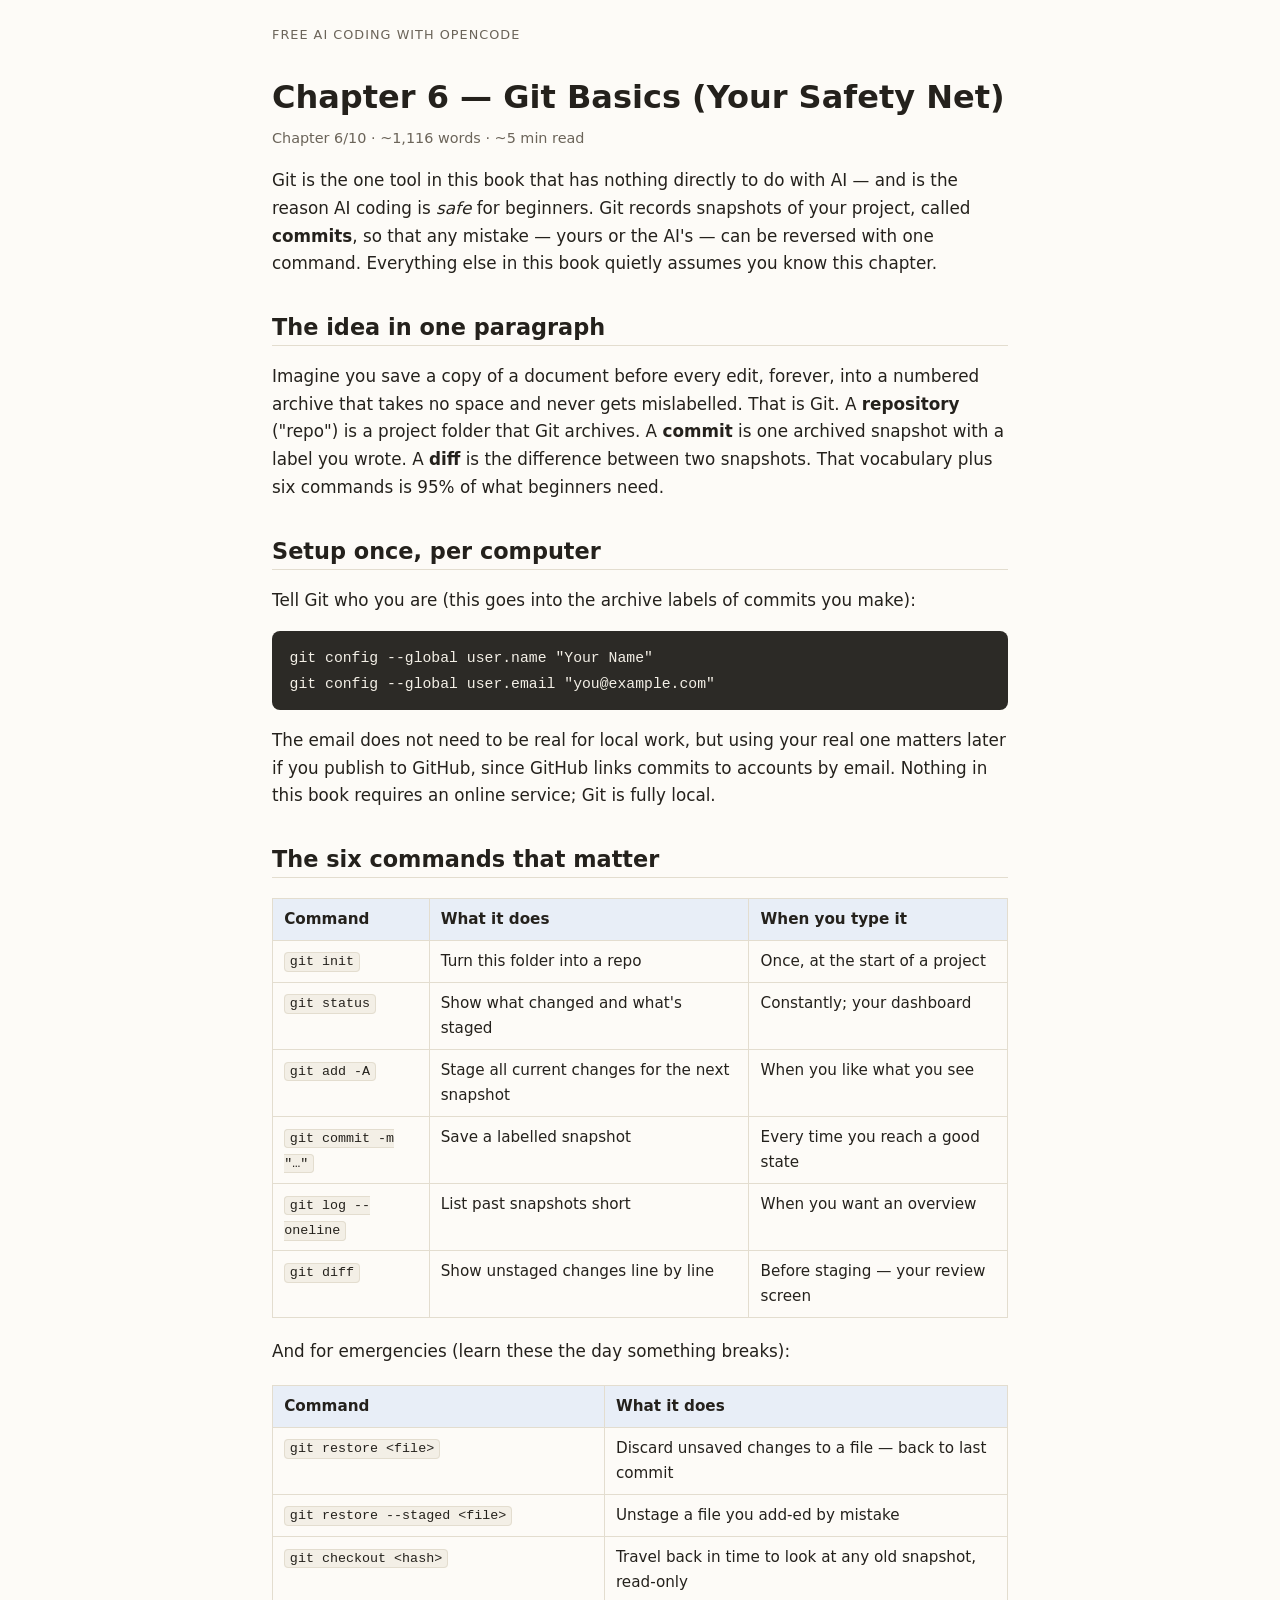
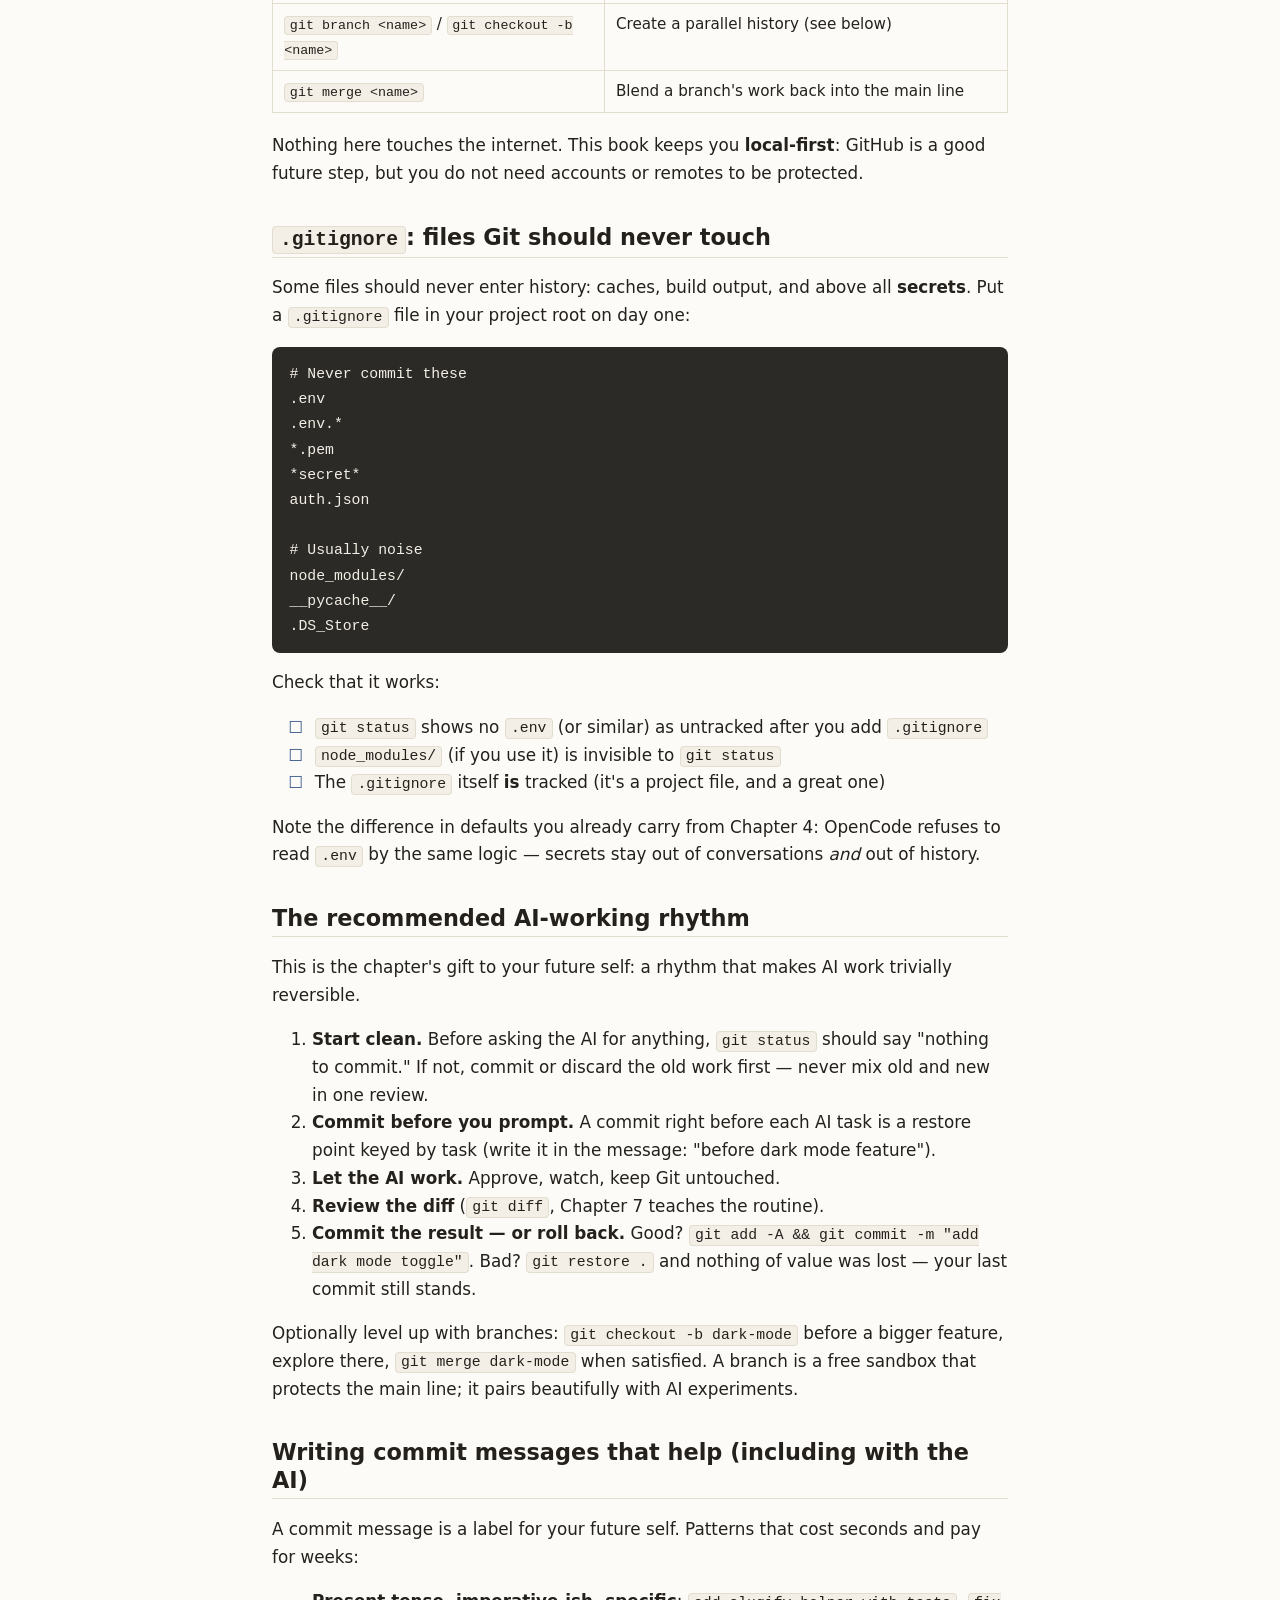
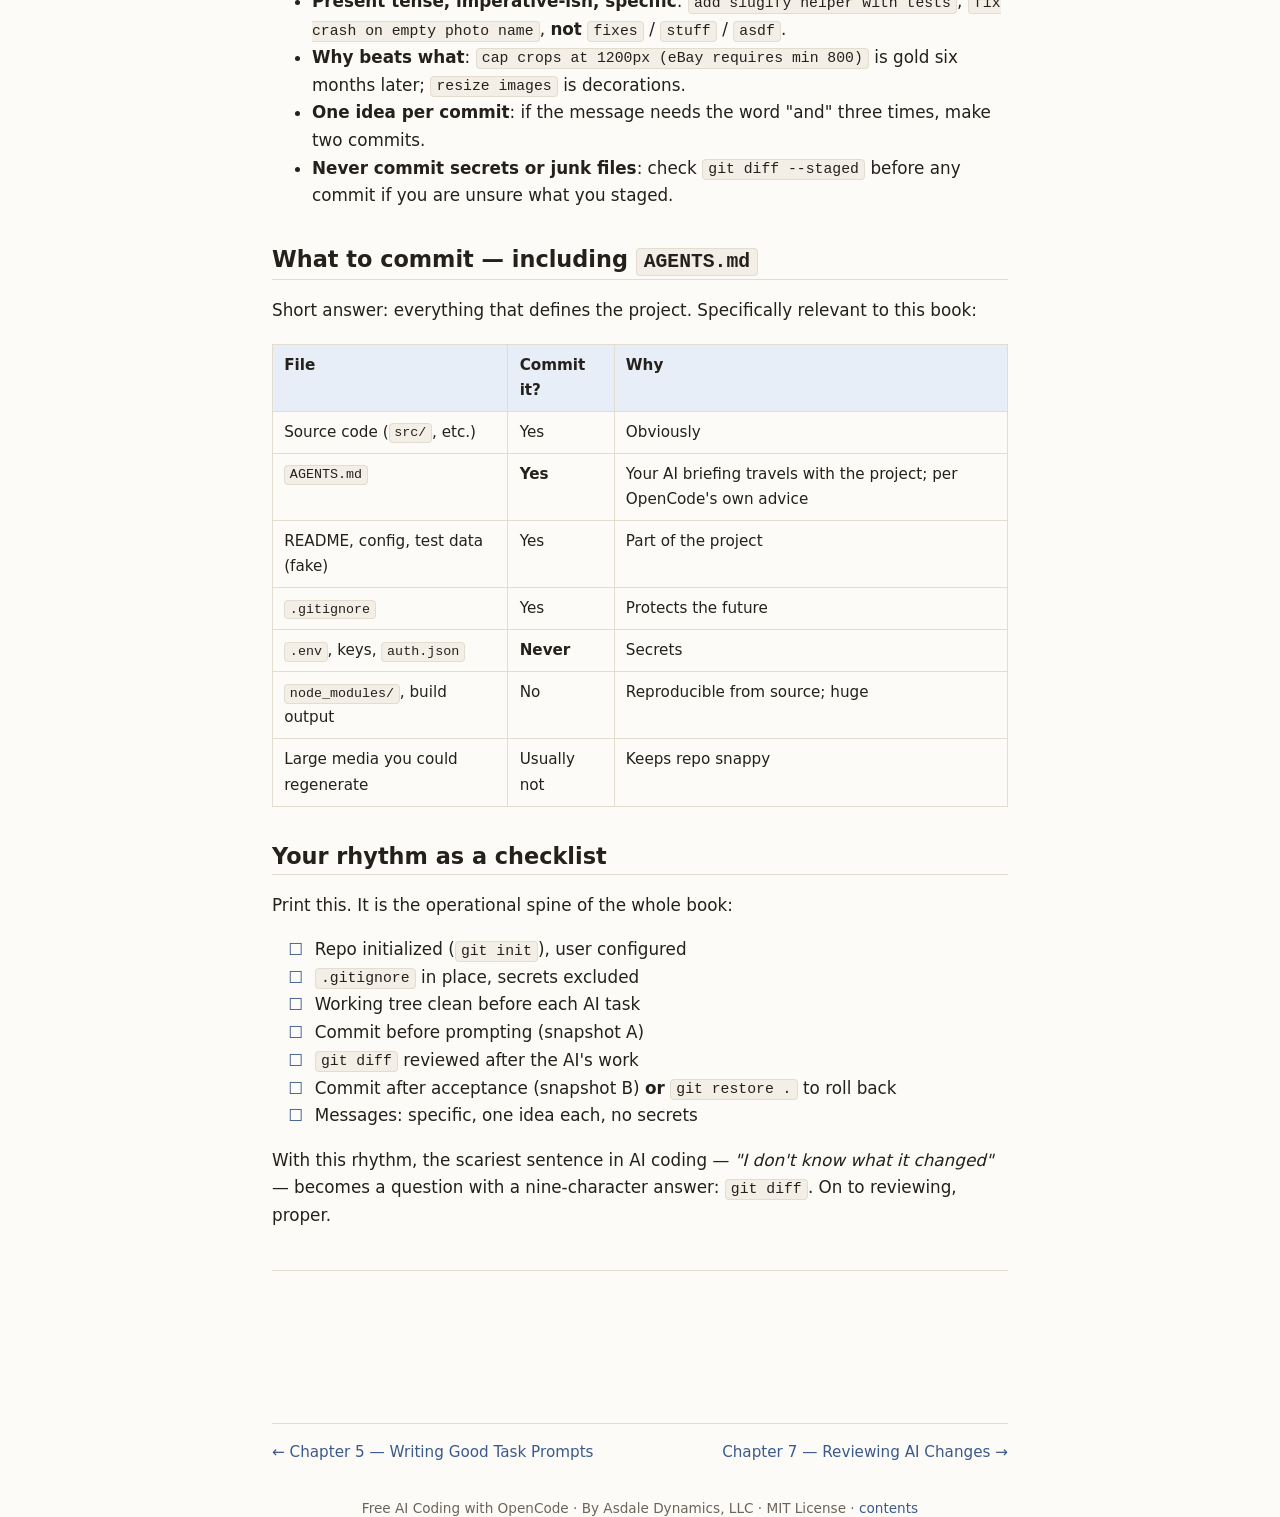
<file: site/06-git-basics.html>
<!DOCTYPE html>
<html lang="en">
<head>
<meta charset="utf-8">
<meta name="viewport" content="width=device-width, initial-scale=1">
<meta name="description" content="Free AI Coding with OpenCode — a beginner's manual by Asdale Dynamics, LLC">
<title>Chapter 6 — Git Basics (Your Safety Net) · Free AI Coding with OpenCode</title>
<link rel="stylesheet" href="style.css">

</head>
<body>
<div class="site-header"><div class="bookmark"><a href="index.html">Free AI Coding with OpenCode</a></div></div>
<main>
<h1>Chapter 6 — Git Basics (Your Safety Net)</h1>
<div class="chapter-meta">Chapter 6/10 · ~1,116 words · ~5 min read</div>
<p>Git is the one tool in this book that has nothing directly to do with AI — and is the reason AI coding is <em>safe</em> for beginners. Git records snapshots of your project, called <strong>commits</strong>, so that any mistake — yours or the AI's — can be reversed with one command. Everything else in this book quietly assumes you know this chapter.</p>
<h2 id="the-idea-in-one-paragraph">The idea in one paragraph</h2>
<p>Imagine you save a copy of a document before every edit, forever, into a numbered archive that takes no space and never gets mislabelled. That is Git. A <strong>repository</strong> ("repo") is a project folder that Git archives. A <strong>commit</strong> is one archived snapshot with a label you wrote. A <strong>diff</strong> is the difference between two snapshots. That vocabulary plus six commands is 95% of what beginners need.</p>
<h2 id="setup-once-per-computer">Setup once, per computer</h2>
<p>Tell Git who you are (this goes into the archive labels of commits you make):</p>
<pre><code class="language-bash">git config --global user.name &quot;Your Name&quot;
git config --global user.email &quot;you@example.com&quot;
</code></pre>
<p>The email does not need to be real for local work, but using your real one matters later if you publish to GitHub, since GitHub links commits to accounts by email. Nothing in this book requires an online service; Git is fully local.</p>
<h2 id="the-six-commands-that-matter">The six commands that matter</h2>
<table>
<thead>
<tr>
<th>Command</th>
<th>What it does</th>
<th>When you type it</th>
</tr>
</thead>
<tbody>
<tr>
<td><code>git init</code></td>
<td>Turn this folder into a repo</td>
<td>Once, at the start of a project</td>
</tr>
<tr>
<td><code>git status</code></td>
<td>Show what changed and what's staged</td>
<td>Constantly; your dashboard</td>
</tr>
<tr>
<td><code>git add -A</code></td>
<td>Stage all current changes for the next snapshot</td>
<td>When you like what you see</td>
</tr>
<tr>
<td><code>git commit -m "…"</code></td>
<td>Save a labelled snapshot</td>
<td>Every time you reach a good state</td>
</tr>
<tr>
<td><code>git log --oneline</code></td>
<td>List past snapshots short</td>
<td>When you want an overview</td>
</tr>
<tr>
<td><code>git diff</code></td>
<td>Show unstaged changes line by line</td>
<td>Before staging — your review screen</td>
</tr>
</tbody>
</table>
<p>And for emergencies (learn these the day something breaks):</p>
<table>
<thead>
<tr>
<th>Command</th>
<th>What it does</th>
</tr>
</thead>
<tbody>
<tr>
<td><code>git restore &lt;file&gt;</code></td>
<td>Discard unsaved changes to a file — back to last commit</td>
</tr>
<tr>
<td><code>git restore --staged &lt;file&gt;</code></td>
<td>Unstage a file you add-ed by mistake</td>
</tr>
<tr>
<td><code>git checkout &lt;hash&gt;</code></td>
<td>Travel back in time to look at any old snapshot, read-only</td>
</tr>
<tr>
<td><code>git branch &lt;name&gt;</code> / <code>git checkout -b &lt;name&gt;</code></td>
<td>Create a parallel history (see below)</td>
</tr>
<tr>
<td><code>git merge &lt;name&gt;</code></td>
<td>Blend a branch's work back into the main line</td>
</tr>
</tbody>
</table>
<p>Nothing here touches the internet. This book keeps you <strong>local-first</strong>: GitHub is a good future step, but you do not need accounts or remotes to be protected.</p>
<h2 id="gitignore-files-git-should-never-touch"><code>.gitignore</code>: files Git should never touch</h2>
<p>Some files should never enter history: caches, build output, and above all <strong>secrets</strong>. Put a <code>.gitignore</code> file in your project root on day one:</p>
<pre><code class="language-gitignore"># Never commit these
.env
.env.*
*.pem
*secret*
auth.json

# Usually noise
node_modules/
__pycache__/
.DS_Store
</code></pre>
<p>Check that it works:</p>
<ul>
<li class="todo"><span class="box" aria-hidden="true">☐</span> <code>git status</code> shows no <code>.env</code> (or similar) as untracked after you add <code>.gitignore</code></li>
<li class="todo"><span class="box" aria-hidden="true">☐</span> <code>node_modules/</code> (if you use it) is invisible to <code>git status</code></li>
<li class="todo"><span class="box" aria-hidden="true">☐</span> The <code>.gitignore</code> itself <strong>is</strong> tracked (it's a project file, and a great one)</li>
</ul>
<p>Note the difference in defaults you already carry from Chapter 4: OpenCode refuses to read <code>.env</code> by the same logic — secrets stay out of conversations <em>and</em> out of history.</p>
<h2 id="the-recommended-ai-working-rhythm">The recommended AI-working rhythm</h2>
<p>This is the chapter's gift to your future self: a rhythm that makes AI work trivially reversible.</p>
<ol>
<li><strong>Start clean.</strong> Before asking the AI for anything, <code>git status</code> should say "nothing to commit." If not, commit or discard the old work first — never mix old and new in one review.</li>
<li><strong>Commit before you prompt.</strong> A commit right before each AI task is a restore point keyed by task (write it in the message: "before dark mode feature").</li>
<li><strong>Let the AI work.</strong> Approve, watch, keep Git untouched.</li>
<li><strong>Review the diff</strong> (<code>git diff</code>, Chapter 7 teaches the routine).</li>
<li><strong>Commit the result — or roll back.</strong> Good? <code>git add -A &amp;&amp; git commit -m "add dark mode toggle"</code>. Bad? <code>git restore .</code> and nothing of value was lost — your last commit still stands.</li>
</ol>
<p>Optionally level up with branches: <code>git checkout -b dark-mode</code> before a bigger feature, explore there, <code>git merge dark-mode</code> when satisfied. A branch is a free sandbox that protects the main line; it pairs beautifully with AI experiments.</p>
<h2 id="writing-commit-messages-that-help-including-with-the-ai">Writing commit messages that help (including with the AI)</h2>
<p>A commit message is a label for your future self. Patterns that cost seconds and pay for weeks:</p>
<ul>
<li><strong>Present tense, imperative-ish, specific</strong>: <code>add slugify helper with tests</code>, <code>fix crash on empty photo name</code>, <strong>not</strong> <code>fixes</code> / <code>stuff</code> / <code>asdf</code>.</li>
<li><strong>Why beats what</strong>: <code>cap crops at 1200px (eBay requires min 800)</code> is gold six months later; <code>resize images</code> is decorations.</li>
<li><strong>One idea per commit</strong>: if the message needs the word "and" three times, make two commits.</li>
<li><strong>Never commit secrets or junk files</strong>: check <code>git diff --staged</code> before any commit if you are unsure what you staged.</li>
</ul>
<h2 id="what-to-commit-including-agentsmd">What to commit — including <code>AGENTS.md</code></h2>
<p>Short answer: everything that defines the project. Specifically relevant to this book:</p>
<table>
<thead>
<tr>
<th>File</th>
<th>Commit it?</th>
<th>Why</th>
</tr>
</thead>
<tbody>
<tr>
<td>Source code (<code>src/</code>, etc.)</td>
<td>Yes</td>
<td>Obviously</td>
</tr>
<tr>
<td><code>AGENTS.md</code></td>
<td><strong>Yes</strong></td>
<td>Your AI briefing travels with the project; per OpenCode's own advice</td>
</tr>
<tr>
<td>README, config, test data (fake)</td>
<td>Yes</td>
<td>Part of the project</td>
</tr>
<tr>
<td><code>.gitignore</code></td>
<td>Yes</td>
<td>Protects the future</td>
</tr>
<tr>
<td><code>.env</code>, keys, <code>auth.json</code></td>
<td><strong>Never</strong></td>
<td>Secrets</td>
</tr>
<tr>
<td><code>node_modules/</code>, build output</td>
<td>No</td>
<td>Reproducible from source; huge</td>
</tr>
<tr>
<td>Large media you could regenerate</td>
<td>Usually not</td>
<td>Keeps repo snappy</td>
</tr>
</tbody>
</table>
<h2 id="your-rhythm-as-a-checklist">Your rhythm as a checklist</h2>
<p>Print this. It is the operational spine of the whole book:</p>
<ul>
<li class="todo"><span class="box" aria-hidden="true">☐</span> Repo initialized (<code>git init</code>), user configured</li>
<li class="todo"><span class="box" aria-hidden="true">☐</span> <code>.gitignore</code> in place, secrets excluded</li>
<li class="todo"><span class="box" aria-hidden="true">☐</span> Working tree clean before each AI task</li>
<li class="todo"><span class="box" aria-hidden="true">☐</span> Commit before prompting (snapshot A)</li>
<li class="todo"><span class="box" aria-hidden="true">☐</span> <code>git diff</code> reviewed after the AI's work</li>
<li class="todo"><span class="box" aria-hidden="true">☐</span> Commit after acceptance (snapshot B) <strong>or</strong> <code>git restore .</code> to roll back</li>
<li class="todo"><span class="box" aria-hidden="true">☐</span> Messages: specific, one idea each, no secrets</li>
</ul>
<p>With this rhythm, the scariest sentence in AI coding — <em>"I don't know what it changed"</em> — becomes a question with a nine-character answer: <code>git diff</code>. On to reviewing, proper.</p>
<hr />
</main>
<div class="nav">
<a href="05-writing-good-task-prompts.html">← Chapter 5 — Writing Good Task Prompts</a>
<a href="07-reviewing-ai-changes.html">Chapter 7 — Reviewing AI Changes →</a>
</div>
<div class="footer">Free AI Coding with OpenCode · By Asdale Dynamics, LLC · MIT License · <a href="index.html">contents</a></div>
</body>
</html>
</file>
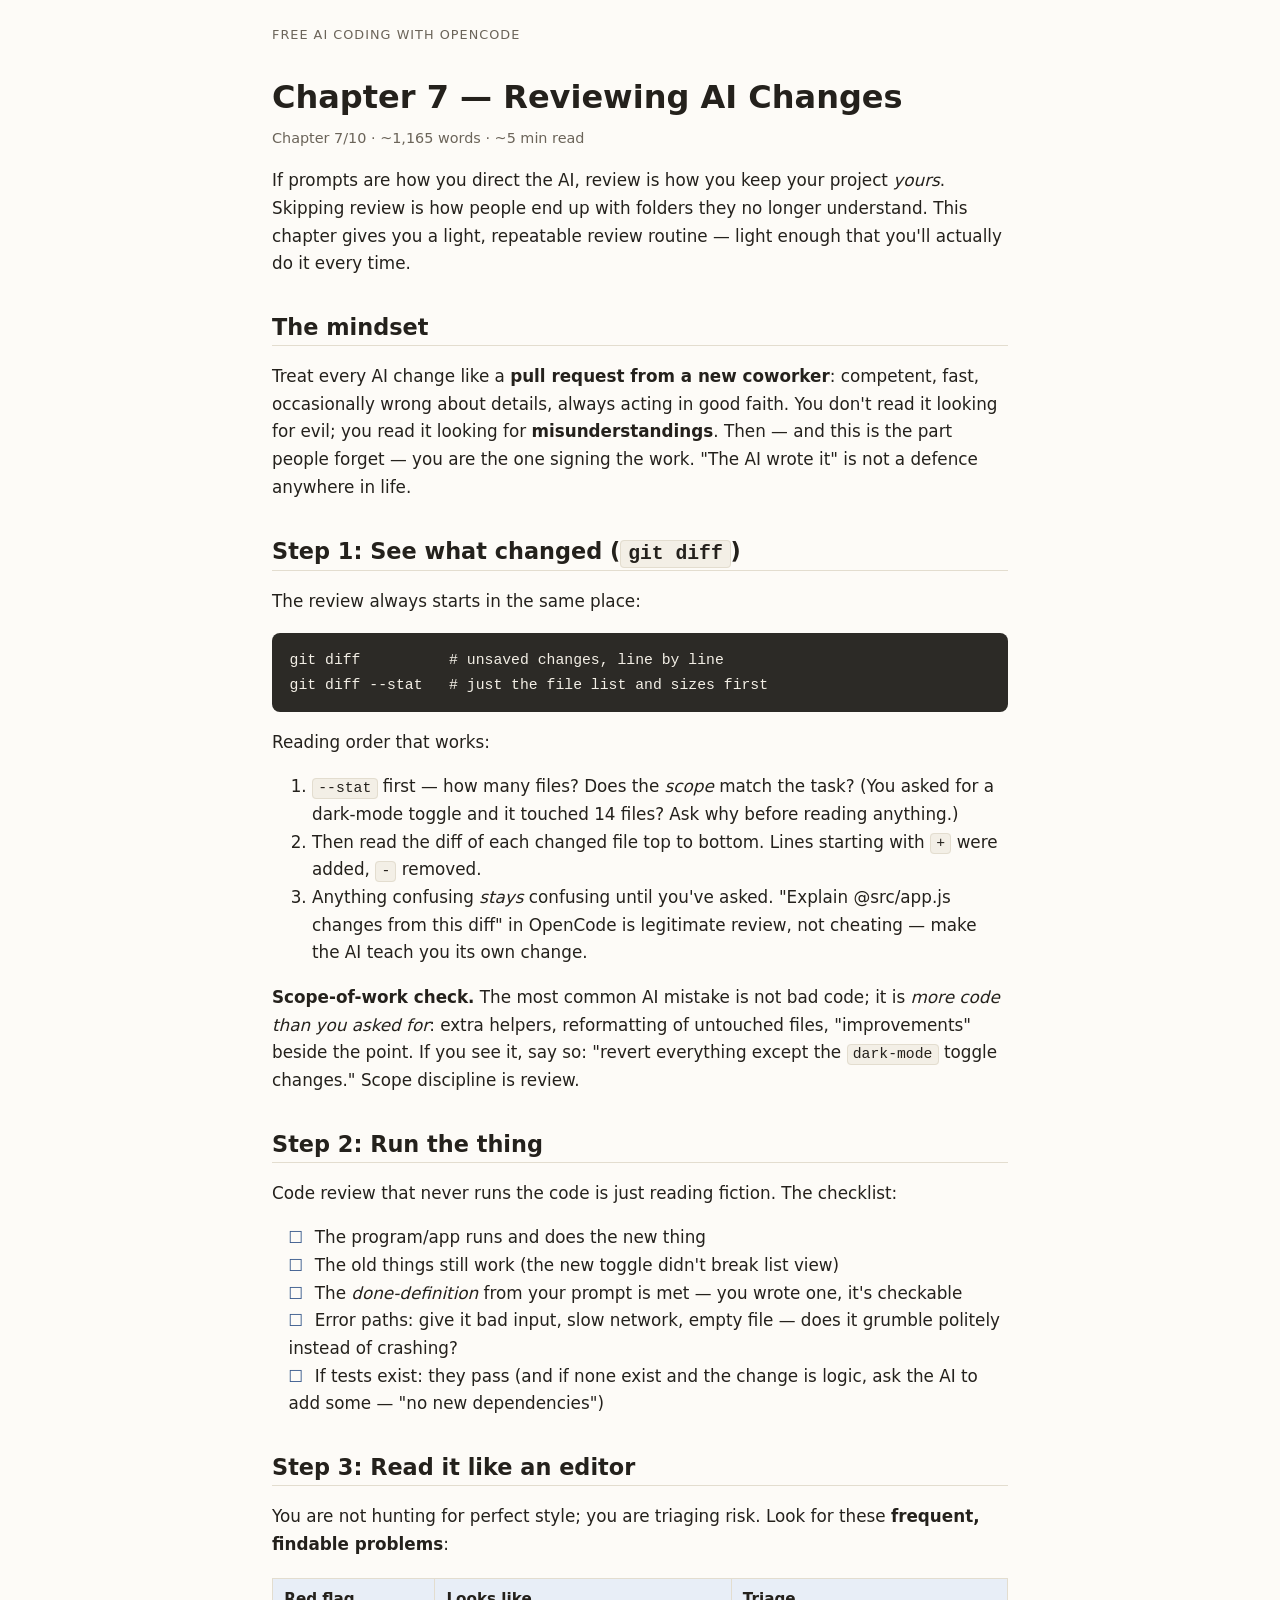
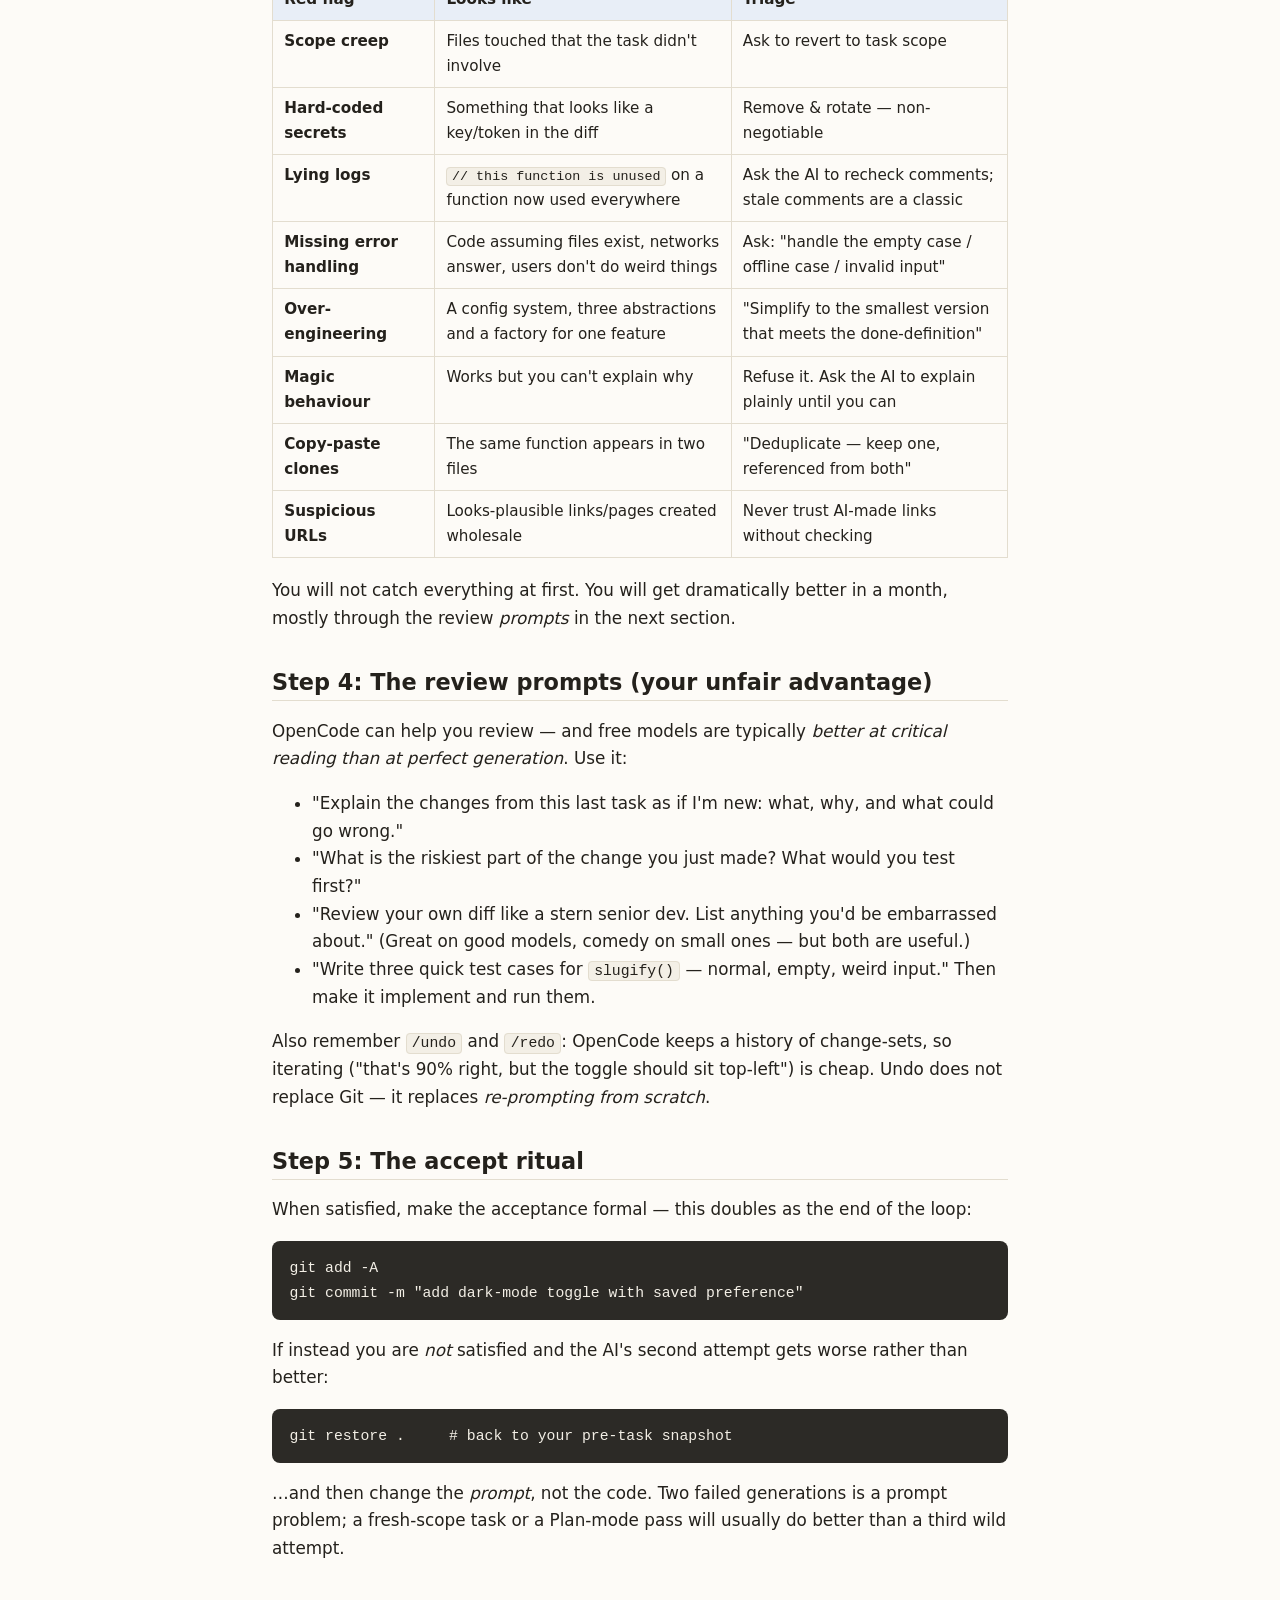
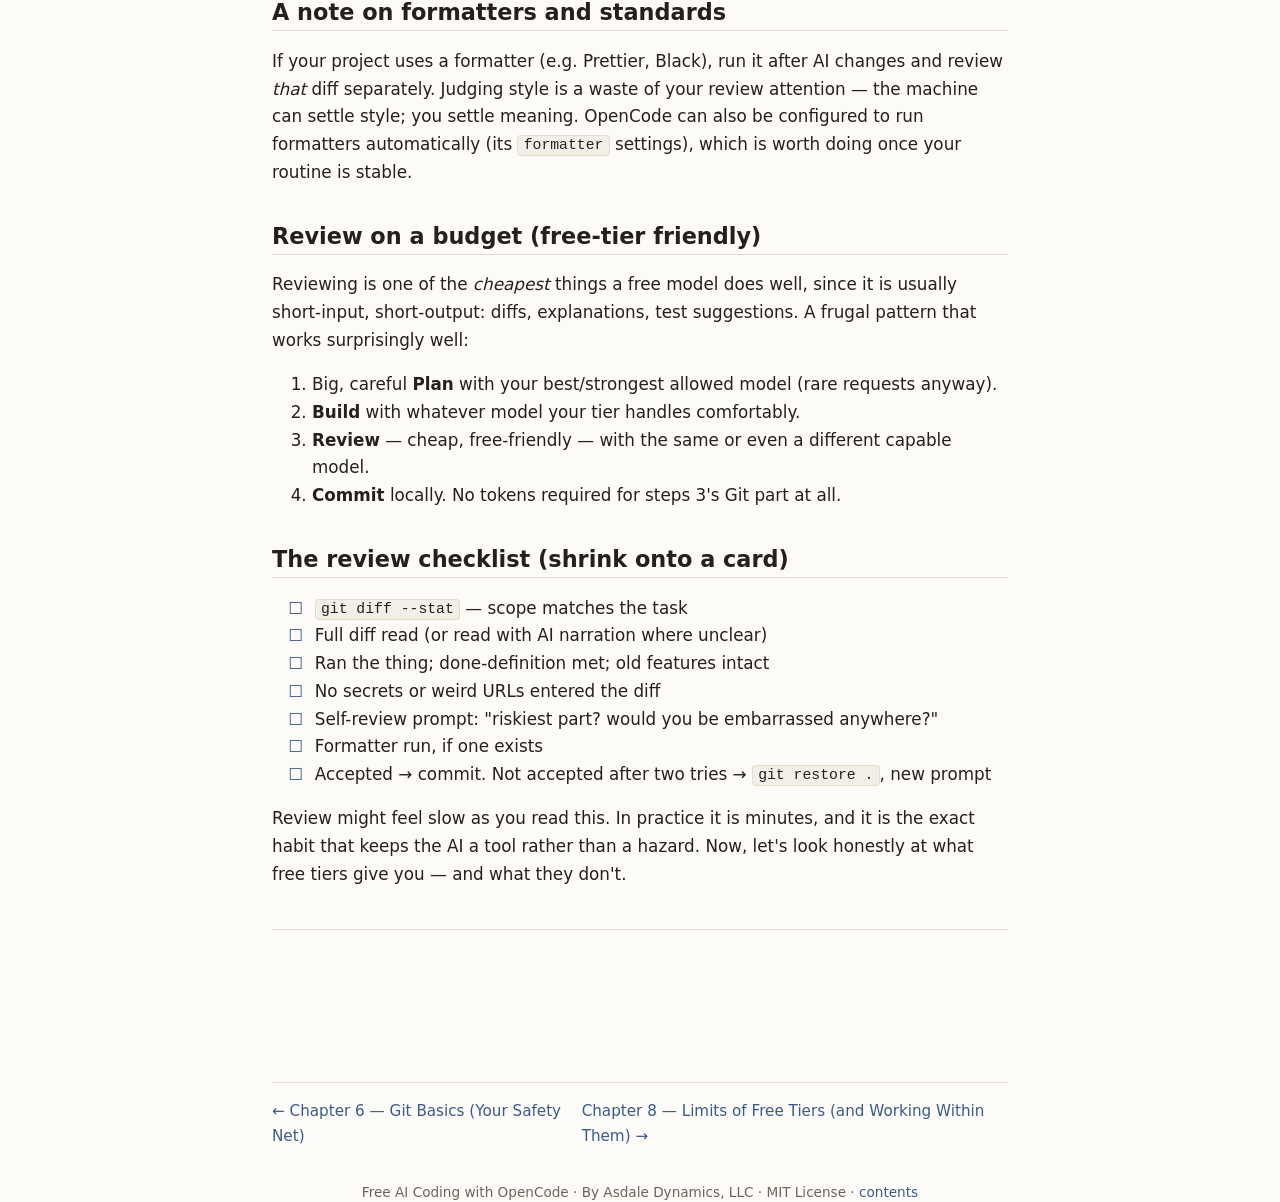
<file: site/07-reviewing-ai-changes.html>
<!DOCTYPE html>
<html lang="en">
<head>
<meta charset="utf-8">
<meta name="viewport" content="width=device-width, initial-scale=1">
<meta name="description" content="Free AI Coding with OpenCode — a beginner's manual by Asdale Dynamics, LLC">
<title>Chapter 7 — Reviewing AI Changes · Free AI Coding with OpenCode</title>
<link rel="stylesheet" href="style.css">

</head>
<body>
<div class="site-header"><div class="bookmark"><a href="index.html">Free AI Coding with OpenCode</a></div></div>
<main>
<h1>Chapter 7 — Reviewing AI Changes</h1>
<div class="chapter-meta">Chapter 7/10 · ~1,165 words · ~5 min read</div>
<p>If prompts are how you direct the AI, review is how you keep your project <em>yours</em>. Skipping review is how people end up with folders they no longer understand. This chapter gives you a light, repeatable review routine — light enough that you'll actually do it every time.</p>
<h2 id="the-mindset">The mindset</h2>
<p>Treat every AI change like a <strong>pull request from a new coworker</strong>: competent, fast, occasionally wrong about details, always acting in good faith. You don't read it looking for evil; you read it looking for <strong>misunderstandings</strong>. Then — and this is the part people forget — you are the one signing the work. "The AI wrote it" is not a defence anywhere in life.</p>
<h2 id="step-1-see-what-changed-git-diff">Step 1: See what changed (<code>git diff</code>)</h2>
<p>The review always starts in the same place:</p>
<pre><code class="language-bash">git diff          # unsaved changes, line by line
git diff --stat   # just the file list and sizes first
</code></pre>
<p>Reading order that works:</p>
<ol>
<li><code>--stat</code> first — how many files? Does the <em>scope</em> match the task? (You asked for a dark-mode toggle and it touched 14 files? Ask why before reading anything.)</li>
<li>Then read the diff of each changed file top to bottom. Lines starting with <code>+</code> were added, <code>-</code> removed.</li>
<li>Anything confusing <em>stays</em> confusing until you've asked. "Explain @src/app.js changes from this diff" in OpenCode is legitimate review, not cheating — make the AI teach you its own change.</li>
</ol>
<p><strong>Scope-of-work check.</strong> The most common AI mistake is not bad code; it is <em>more code than you asked for</em>: extra helpers, reformatting of untouched files, "improvements" beside the point. If you see it, say so: "revert everything except the <code>dark-mode</code> toggle changes." Scope discipline is review.</p>
<h2 id="step-2-run-the-thing">Step 2: Run the thing</h2>
<p>Code review that never runs the code is just reading fiction. The checklist:</p>
<ul>
<li class="todo"><span class="box" aria-hidden="true">☐</span> The program/app runs and does the new thing</li>
<li class="todo"><span class="box" aria-hidden="true">☐</span> The old things still work (the new toggle didn't break list view)</li>
<li class="todo"><span class="box" aria-hidden="true">☐</span> The <em>done-definition</em> from your prompt is met — you wrote one, it's checkable</li>
<li class="todo"><span class="box" aria-hidden="true">☐</span> Error paths: give it bad input, slow network, empty file — does it grumble politely instead of crashing?</li>
<li class="todo"><span class="box" aria-hidden="true">☐</span> If tests exist: they pass (and if none exist and the change is logic, ask the AI to add some — "no new dependencies")</li>
</ul>
<h2 id="step-3-read-it-like-an-editor">Step 3: Read it like an editor</h2>
<p>You are not hunting for perfect style; you are triaging risk. Look for these <strong>frequent, findable problems</strong>:</p>
<table>
<thead>
<tr>
<th>Red flag</th>
<th>Looks like</th>
<th>Triage</th>
</tr>
</thead>
<tbody>
<tr>
<td><strong>Scope creep</strong></td>
<td>Files touched that the task didn't involve</td>
<td>Ask to revert to task scope</td>
</tr>
<tr>
<td><strong>Hard-coded secrets</strong></td>
<td>Something that looks like a key/token in the diff</td>
<td>Remove &amp; rotate — non-negotiable</td>
</tr>
<tr>
<td><strong>Lying logs</strong></td>
<td><code>// this function is unused</code> on a function now used everywhere</td>
<td>Ask the AI to recheck comments; stale comments are a classic</td>
</tr>
<tr>
<td><strong>Missing error handling</strong></td>
<td>Code assuming files exist, networks answer, users don't do weird things</td>
<td>Ask: "handle the empty case / offline case / invalid input"</td>
</tr>
<tr>
<td><strong>Over-engineering</strong></td>
<td>A config system, three abstractions and a factory for one feature</td>
<td>"Simplify to the smallest version that meets the done-definition"</td>
</tr>
<tr>
<td><strong>Magic behaviour</strong></td>
<td>Works but you can't explain why</td>
<td>Refuse it. Ask the AI to explain plainly until you can</td>
</tr>
<tr>
<td><strong>Copy-paste clones</strong></td>
<td>The same function appears in two files</td>
<td>"Deduplicate — keep one, referenced from both"</td>
</tr>
<tr>
<td><strong>Suspicious URLs</strong></td>
<td>Looks-plausible links/pages created wholesale</td>
<td>Never trust AI-made links without checking</td>
</tr>
</tbody>
</table>
<p>You will not catch everything at first. You will get dramatically better in a month, mostly through the review <em>prompts</em> in the next section.</p>
<h2 id="step-4-the-review-prompts-your-unfair-advantage">Step 4: The review prompts (your unfair advantage)</h2>
<p>OpenCode can help you review — and free models are typically <em>better at critical reading than at perfect generation</em>. Use it:</p>
<ul>
<li>"Explain the changes from this last task as if I'm new: what, why, and what could go wrong."</li>
<li>"What is the riskiest part of the change you just made? What would you test first?"</li>
<li>"Review your own diff like a stern senior dev. List anything you'd be embarrassed about." (Great on good models, comedy on small ones — but both are useful.)</li>
<li>"Write three quick test cases for <code>slugify()</code> — normal, empty, weird input." Then make it implement and run them.</li>
</ul>
<p>Also remember <code>/undo</code> and <code>/redo</code>: OpenCode keeps a history of change-sets, so iterating ("that's 90% right, but the toggle should sit top-left") is cheap. Undo does not replace Git — it replaces <em>re-prompting from scratch</em>.</p>
<h2 id="step-5-the-accept-ritual">Step 5: The accept ritual</h2>
<p>When satisfied, make the acceptance formal — this doubles as the end of the loop:</p>
<pre><code class="language-bash">git add -A
git commit -m &quot;add dark-mode toggle with saved preference&quot;
</code></pre>
<p>If instead you are <em>not</em> satisfied and the AI's second attempt gets worse rather than better:</p>
<pre><code class="language-bash">git restore .     # back to your pre-task snapshot
</code></pre>
<p>…and then change the <em>prompt</em>, not the code. Two failed generations is a prompt problem; a fresh-scope task or a Plan-mode pass will usually do better than a third wild attempt.</p>
<h2 id="a-note-on-formatters-and-standards">A note on formatters and standards</h2>
<p>If your project uses a formatter (e.g. Prettier, Black), run it after AI changes and review <em>that</em> diff separately. Judging style is a waste of your review attention — the machine can settle style; you settle meaning. OpenCode can also be configured to run formatters automatically (its <code>formatter</code> settings), which is worth doing once your routine is stable.</p>
<h2 id="review-on-a-budget-free-tier-friendly">Review on a budget (free-tier friendly)</h2>
<p>Reviewing is one of the <em>cheapest</em> things a free model does well, since it is usually short-input, short-output: diffs, explanations, test suggestions. A frugal pattern that works surprisingly well:</p>
<ol>
<li>Big, careful <strong>Plan</strong> with your best/strongest allowed model (rare requests anyway).</li>
<li><strong>Build</strong> with whatever model your tier handles comfortably.</li>
<li><strong>Review</strong> — cheap, free-friendly — with the same or even a different capable model.</li>
<li><strong>Commit</strong> locally. No tokens required for steps 3's Git part at all.</li>
</ol>
<h2 id="the-review-checklist-shrink-onto-a-card">The review checklist (shrink onto a card)</h2>
<ul>
<li class="todo"><span class="box" aria-hidden="true">☐</span> <code>git diff --stat</code> — scope matches the task</li>
<li class="todo"><span class="box" aria-hidden="true">☐</span> Full diff read (or read with AI narration where unclear)</li>
<li class="todo"><span class="box" aria-hidden="true">☐</span> Ran the thing; done-definition met; old features intact</li>
<li class="todo"><span class="box" aria-hidden="true">☐</span> No secrets or weird URLs entered the diff</li>
<li class="todo"><span class="box" aria-hidden="true">☐</span> Self-review prompt: "riskiest part? would you be embarrassed anywhere?"</li>
<li class="todo"><span class="box" aria-hidden="true">☐</span> Formatter run, if one exists</li>
<li class="todo"><span class="box" aria-hidden="true">☐</span> Accepted → commit. Not accepted after two tries → <code>git restore .</code>, new prompt</li>
</ul>
<p>Review might feel slow as you read this. In practice it is minutes, and it is the exact habit that keeps the AI a tool rather than a hazard. Now, let's look honestly at what free tiers give you — and what they don't.</p>
<hr />
</main>
<div class="nav">
<a href="06-git-basics.html">← Chapter 6 — Git Basics (Your Safety Net)</a>
<a href="08-limits-of-free-tiers.html">Chapter 8 — Limits of Free Tiers (and Working Within Them) →</a>
</div>
<div class="footer">Free AI Coding with OpenCode · By Asdale Dynamics, LLC · MIT License · <a href="index.html">contents</a></div>
</body>
</html>
</file>
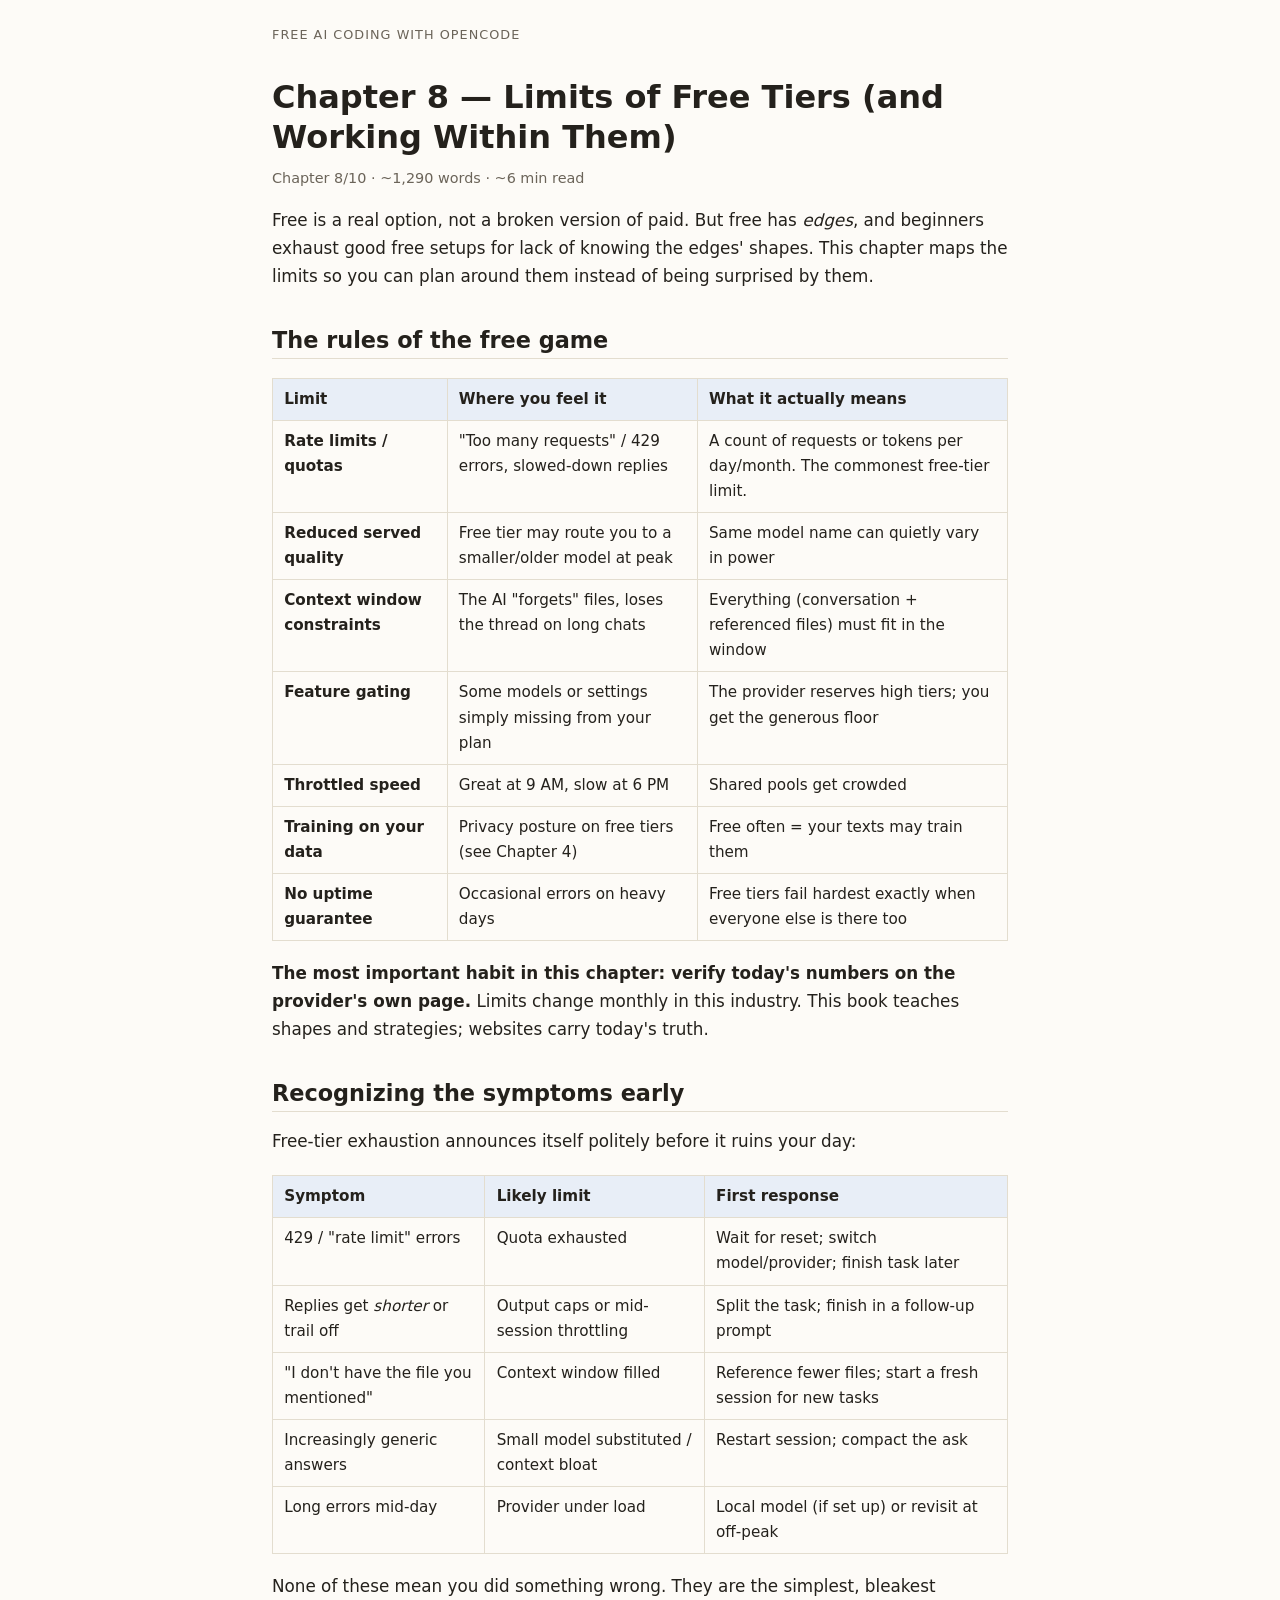
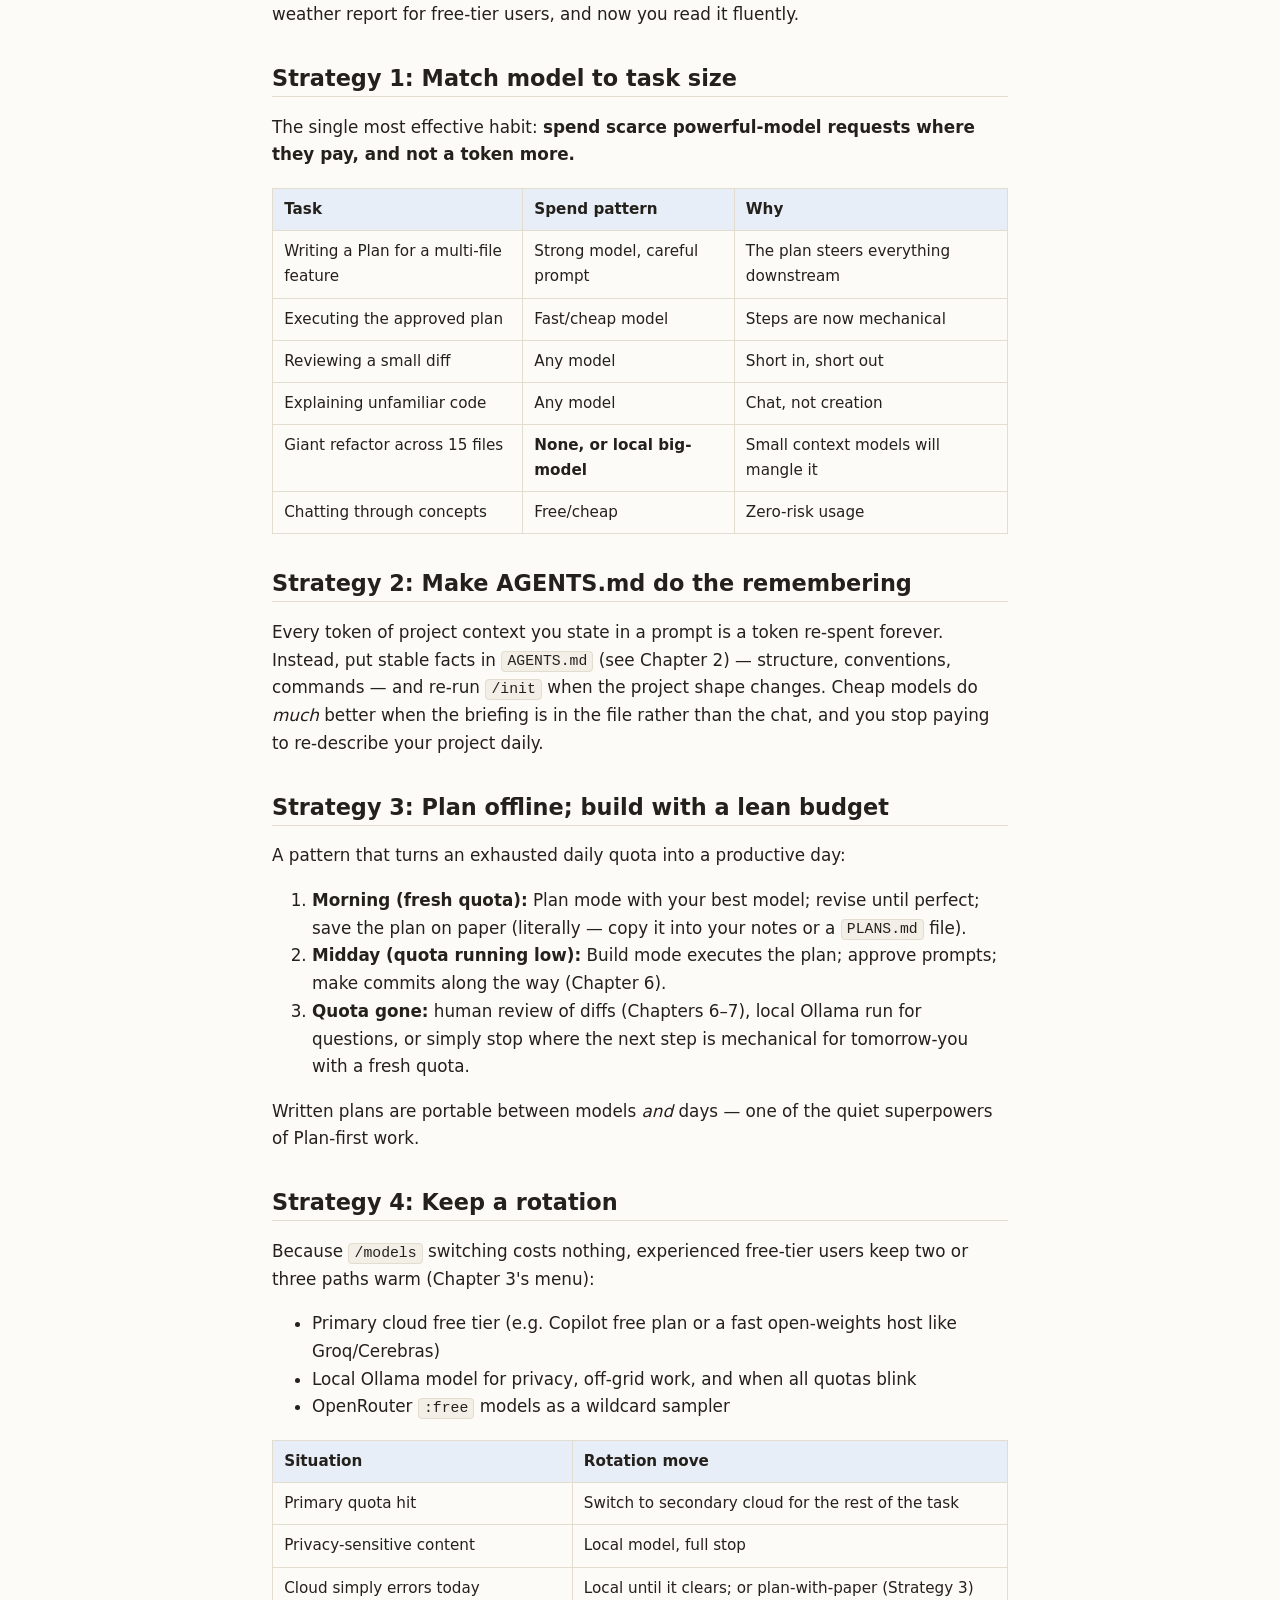
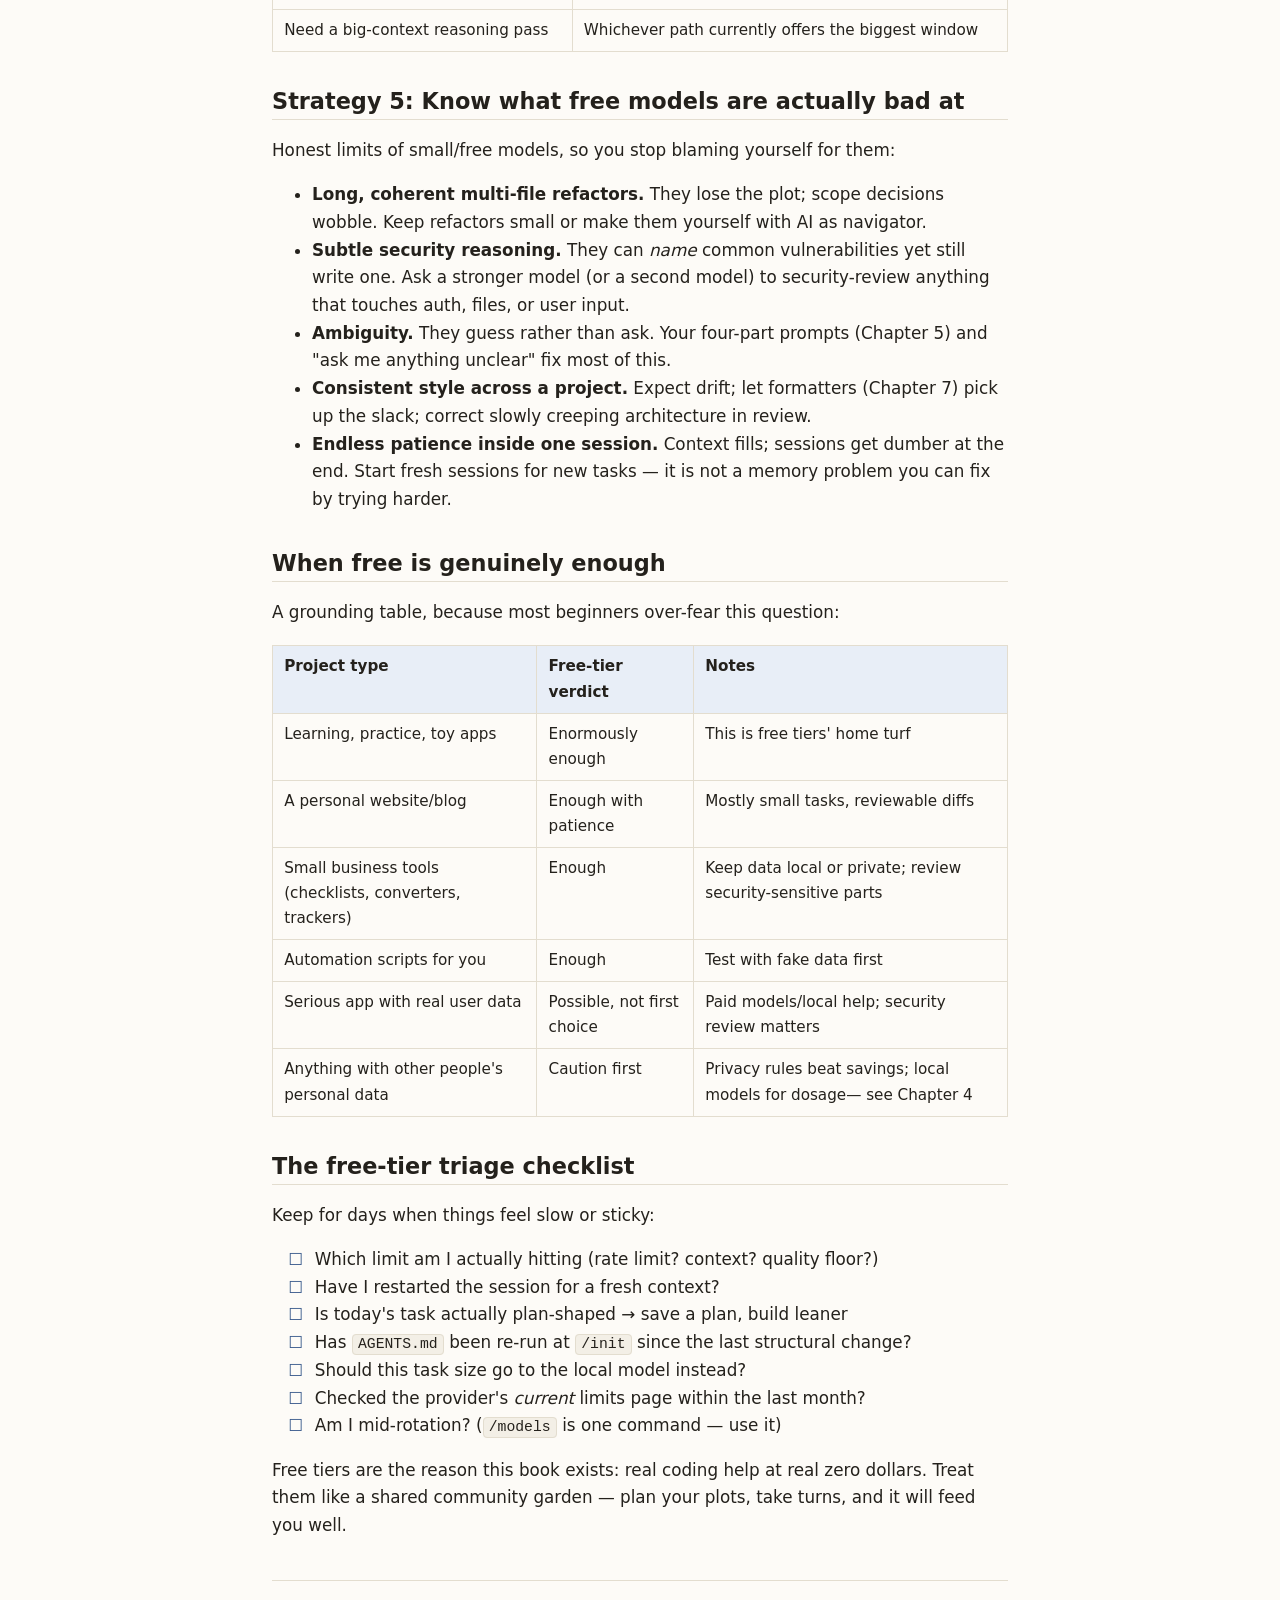
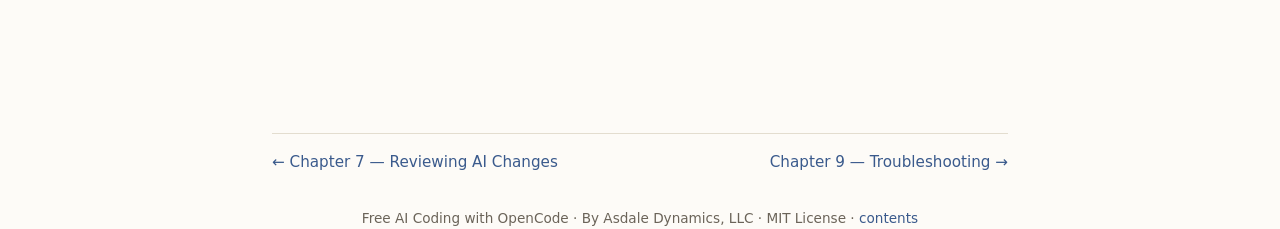
<file: site/08-limits-of-free-tiers.html>
<!DOCTYPE html>
<html lang="en">
<head>
<meta charset="utf-8">
<meta name="viewport" content="width=device-width, initial-scale=1">
<meta name="description" content="Free AI Coding with OpenCode — a beginner's manual by Asdale Dynamics, LLC">
<title>Chapter 8 — Limits of Free Tiers (and Working Within Them) · Free AI Coding with OpenCode</title>
<link rel="stylesheet" href="style.css">

</head>
<body>
<div class="site-header"><div class="bookmark"><a href="index.html">Free AI Coding with OpenCode</a></div></div>
<main>
<h1>Chapter 8 — Limits of Free Tiers (and Working Within Them)</h1>
<div class="chapter-meta">Chapter 8/10 · ~1,290 words · ~6 min read</div>
<p>Free is a real option, not a broken version of paid. But free has <em>edges</em>, and beginners exhaust good free setups for lack of knowing the edges' shapes. This chapter maps the limits so you can plan around them instead of being surprised by them.</p>
<h2 id="the-rules-of-the-free-game">The rules of the free game</h2>
<table>
<thead>
<tr>
<th>Limit</th>
<th>Where you feel it</th>
<th>What it actually means</th>
</tr>
</thead>
<tbody>
<tr>
<td><strong>Rate limits / quotas</strong></td>
<td>"Too many requests" / 429 errors, slowed-down replies</td>
<td>A count of requests or tokens per day/month. The commonest free-tier limit.</td>
</tr>
<tr>
<td><strong>Reduced served quality</strong></td>
<td>Free tier may route you to a smaller/older model at peak</td>
<td>Same model name can quietly vary in power</td>
</tr>
<tr>
<td><strong>Context window constraints</strong></td>
<td>The AI "forgets" files, loses the thread on long chats</td>
<td>Everything (conversation + referenced files) must fit in the window</td>
</tr>
<tr>
<td><strong>Feature gating</strong></td>
<td>Some models or settings simply missing from your plan</td>
<td>The provider reserves high tiers; you get the generous floor</td>
</tr>
<tr>
<td><strong>Throttled speed</strong></td>
<td>Great at 9 AM, slow at 6 PM</td>
<td>Shared pools get crowded</td>
</tr>
<tr>
<td><strong>Training on your data</strong></td>
<td>Privacy posture on free tiers (see Chapter 4)</td>
<td>Free often = your texts may train them</td>
</tr>
<tr>
<td><strong>No uptime guarantee</strong></td>
<td>Occasional errors on heavy days</td>
<td>Free tiers fail hardest exactly when everyone else is there too</td>
</tr>
</tbody>
</table>
<p><strong>The most important habit in this chapter: verify today's numbers on the provider's own page.</strong> Limits change monthly in this industry. This book teaches shapes and strategies; websites carry today's truth.</p>
<h2 id="recognizing-the-symptoms-early">Recognizing the symptoms early</h2>
<p>Free-tier exhaustion announces itself politely before it ruins your day:</p>
<table>
<thead>
<tr>
<th>Symptom</th>
<th>Likely limit</th>
<th>First response</th>
</tr>
</thead>
<tbody>
<tr>
<td>429 / "rate limit" errors</td>
<td>Quota exhausted</td>
<td>Wait for reset; switch model/provider; finish task later</td>
</tr>
<tr>
<td>Replies get <em>shorter</em> or trail off</td>
<td>Output caps or mid-session throttling</td>
<td>Split the task; finish in a follow-up prompt</td>
</tr>
<tr>
<td>"I don't have the file you mentioned"</td>
<td>Context window filled</td>
<td>Reference fewer files; start a fresh session for new tasks</td>
</tr>
<tr>
<td>Increasingly generic answers</td>
<td>Small model substituted / context bloat</td>
<td>Restart session; compact the ask</td>
</tr>
<tr>
<td>Long errors mid-day</td>
<td>Provider under load</td>
<td>Local model (if set up) or revisit at off-peak</td>
</tr>
</tbody>
</table>
<p>None of these mean you did something wrong. They are the simplest, bleakest weather report for free-tier users, and now you read it fluently.</p>
<h2 id="strategy-1-match-model-to-task-size">Strategy 1: Match model to task size</h2>
<p>The single most effective habit: <strong>spend scarce powerful-model requests where they pay, and not a token more.</strong></p>
<table>
<thead>
<tr>
<th>Task</th>
<th>Spend pattern</th>
<th>Why</th>
</tr>
</thead>
<tbody>
<tr>
<td>Writing a Plan for a multi-file feature</td>
<td>Strong model, careful prompt</td>
<td>The plan steers everything downstream</td>
</tr>
<tr>
<td>Executing the approved plan</td>
<td>Fast/cheap model</td>
<td>Steps are now mechanical</td>
</tr>
<tr>
<td>Reviewing a small diff</td>
<td>Any model</td>
<td>Short in, short out</td>
</tr>
<tr>
<td>Explaining unfamiliar code</td>
<td>Any model</td>
<td>Chat, not creation</td>
</tr>
<tr>
<td>Giant refactor across 15 files</td>
<td><strong>None, or local big-model</strong></td>
<td>Small context models will mangle it</td>
</tr>
<tr>
<td>Chatting through concepts</td>
<td>Free/cheap</td>
<td>Zero-risk usage</td>
</tr>
</tbody>
</table>
<h2 id="strategy-2-make-agentsmd-do-the-remembering">Strategy 2: Make AGENTS.md do the remembering</h2>
<p>Every token of project context you state in a prompt is a token re-spent forever. Instead, put stable facts in <code>AGENTS.md</code> (see Chapter 2) — structure, conventions, commands — and re-run <code>/init</code> when the project shape changes. Cheap models do <em>much</em> better when the briefing is in the file rather than the chat, and you stop paying to re-describe your project daily.</p>
<h2 id="strategy-3-plan-offline-build-with-a-lean-budget">Strategy 3: Plan offline; build with a lean budget</h2>
<p>A pattern that turns an exhausted daily quota into a productive day:</p>
<ol>
<li><strong>Morning (fresh quota):</strong> Plan mode with your best model; revise until perfect; save the plan on paper (literally — copy it into your notes or a <code>PLANS.md</code> file).</li>
<li><strong>Midday (quota running low):</strong> Build mode executes the plan; approve prompts; make commits along the way (Chapter 6).</li>
<li><strong>Quota gone:</strong> human review of diffs (Chapters 6–7), local Ollama run for questions, or simply stop where the next step is mechanical for tomorrow-you with a fresh quota.</li>
</ol>
<p>Written plans are portable between models <em>and</em> days — one of the quiet superpowers of Plan-first work.</p>
<h2 id="strategy-4-keep-a-rotation">Strategy 4: Keep a rotation</h2>
<p>Because <code>/models</code> switching costs nothing, experienced free-tier users keep two or three paths warm (Chapter 3's menu):</p>
<ul>
<li>Primary cloud free tier (e.g. Copilot free plan or a fast open-weights host like Groq/Cerebras)</li>
<li>Local Ollama model for privacy, off-grid work, and when all quotas blink</li>
<li>OpenRouter <code>:free</code> models as a wildcard sampler</li>
</ul>
<table>
<thead>
<tr>
<th>Situation</th>
<th>Rotation move</th>
</tr>
</thead>
<tbody>
<tr>
<td>Primary quota hit</td>
<td>Switch to secondary cloud for the rest of the task</td>
</tr>
<tr>
<td>Privacy-sensitive content</td>
<td>Local model, full stop</td>
</tr>
<tr>
<td>Cloud simply errors today</td>
<td>Local until it clears; or plan-with-paper (Strategy 3)</td>
</tr>
<tr>
<td>Need a big-context reasoning pass</td>
<td>Whichever path currently offers the biggest window</td>
</tr>
</tbody>
</table>
<h2 id="strategy-5-know-what-free-models-are-actually-bad-at">Strategy 5: Know what free models are actually bad at</h2>
<p>Honest limits of small/free models, so you stop blaming yourself for them:</p>
<ul>
<li><strong>Long, coherent multi-file refactors.</strong> They lose the plot; scope decisions wobble. Keep refactors small or make them yourself with AI as navigator.</li>
<li><strong>Subtle security reasoning.</strong> They can <em>name</em> common vulnerabilities yet still write one. Ask a stronger model (or a second model) to security-review anything that touches auth, files, or user input.</li>
<li><strong>Ambiguity.</strong> They guess rather than ask. Your four-part prompts (Chapter 5) and "ask me anything unclear" fix most of this.</li>
<li><strong>Consistent style across a project.</strong> Expect drift; let formatters (Chapter 7) pick up the slack; correct slowly creeping architecture in review.</li>
<li><strong>Endless patience inside one session.</strong> Context fills; sessions get dumber at the end. Start fresh sessions for new tasks — it is not a memory problem you can fix by trying harder.</li>
</ul>
<h2 id="when-free-is-genuinely-enough">When free is genuinely enough</h2>
<p>A grounding table, because most beginners over-fear this question:</p>
<table>
<thead>
<tr>
<th>Project type</th>
<th>Free-tier verdict</th>
<th>Notes</th>
</tr>
</thead>
<tbody>
<tr>
<td>Learning, practice, toy apps</td>
<td>Enormously enough</td>
<td>This is free tiers' home turf</td>
</tr>
<tr>
<td>A personal website/blog</td>
<td>Enough with patience</td>
<td>Mostly small tasks, reviewable diffs</td>
</tr>
<tr>
<td>Small business tools (checklists, converters, trackers)</td>
<td>Enough</td>
<td>Keep data local or private; review security-sensitive parts</td>
</tr>
<tr>
<td>Automation scripts for you</td>
<td>Enough</td>
<td>Test with fake data first</td>
</tr>
<tr>
<td>Serious app with real user data</td>
<td>Possible, not first choice</td>
<td>Paid models/local help; security review matters</td>
</tr>
<tr>
<td>Anything with other people's personal data</td>
<td>Caution first</td>
<td>Privacy rules beat savings; local models for dosage— see Chapter 4</td>
</tr>
</tbody>
</table>
<h2 id="the-free-tier-triage-checklist">The free-tier triage checklist</h2>
<p>Keep for days when things feel slow or sticky:</p>
<ul>
<li class="todo"><span class="box" aria-hidden="true">☐</span> Which limit am I actually hitting (rate limit? context? quality floor?)</li>
<li class="todo"><span class="box" aria-hidden="true">☐</span> Have I restarted the session for a fresh context?</li>
<li class="todo"><span class="box" aria-hidden="true">☐</span> Is today's task actually plan-shaped → save a plan, build leaner</li>
<li class="todo"><span class="box" aria-hidden="true">☐</span> Has <code>AGENTS.md</code> been re-run at <code>/init</code> since the last structural change?</li>
<li class="todo"><span class="box" aria-hidden="true">☐</span> Should this task size go to the local model instead?</li>
<li class="todo"><span class="box" aria-hidden="true">☐</span> Checked the provider's <em>current</em> limits page within the last month?</li>
<li class="todo"><span class="box" aria-hidden="true">☐</span> Am I mid-rotation? (<code>/models</code> is one command — use it)</li>
</ul>
<p>Free tiers are the reason this book exists: real coding help at real zero dollars. Treat them like a shared community garden — plan your plots, take turns, and it will feed you well.</p>
<hr />
</main>
<div class="nav">
<a href="07-reviewing-ai-changes.html">← Chapter 7 — Reviewing AI Changes</a>
<a href="09-troubleshooting.html">Chapter 9 — Troubleshooting →</a>
</div>
<div class="footer">Free AI Coding with OpenCode · By Asdale Dynamics, LLC · MIT License · <a href="index.html">contents</a></div>
</body>
</html>
</file>
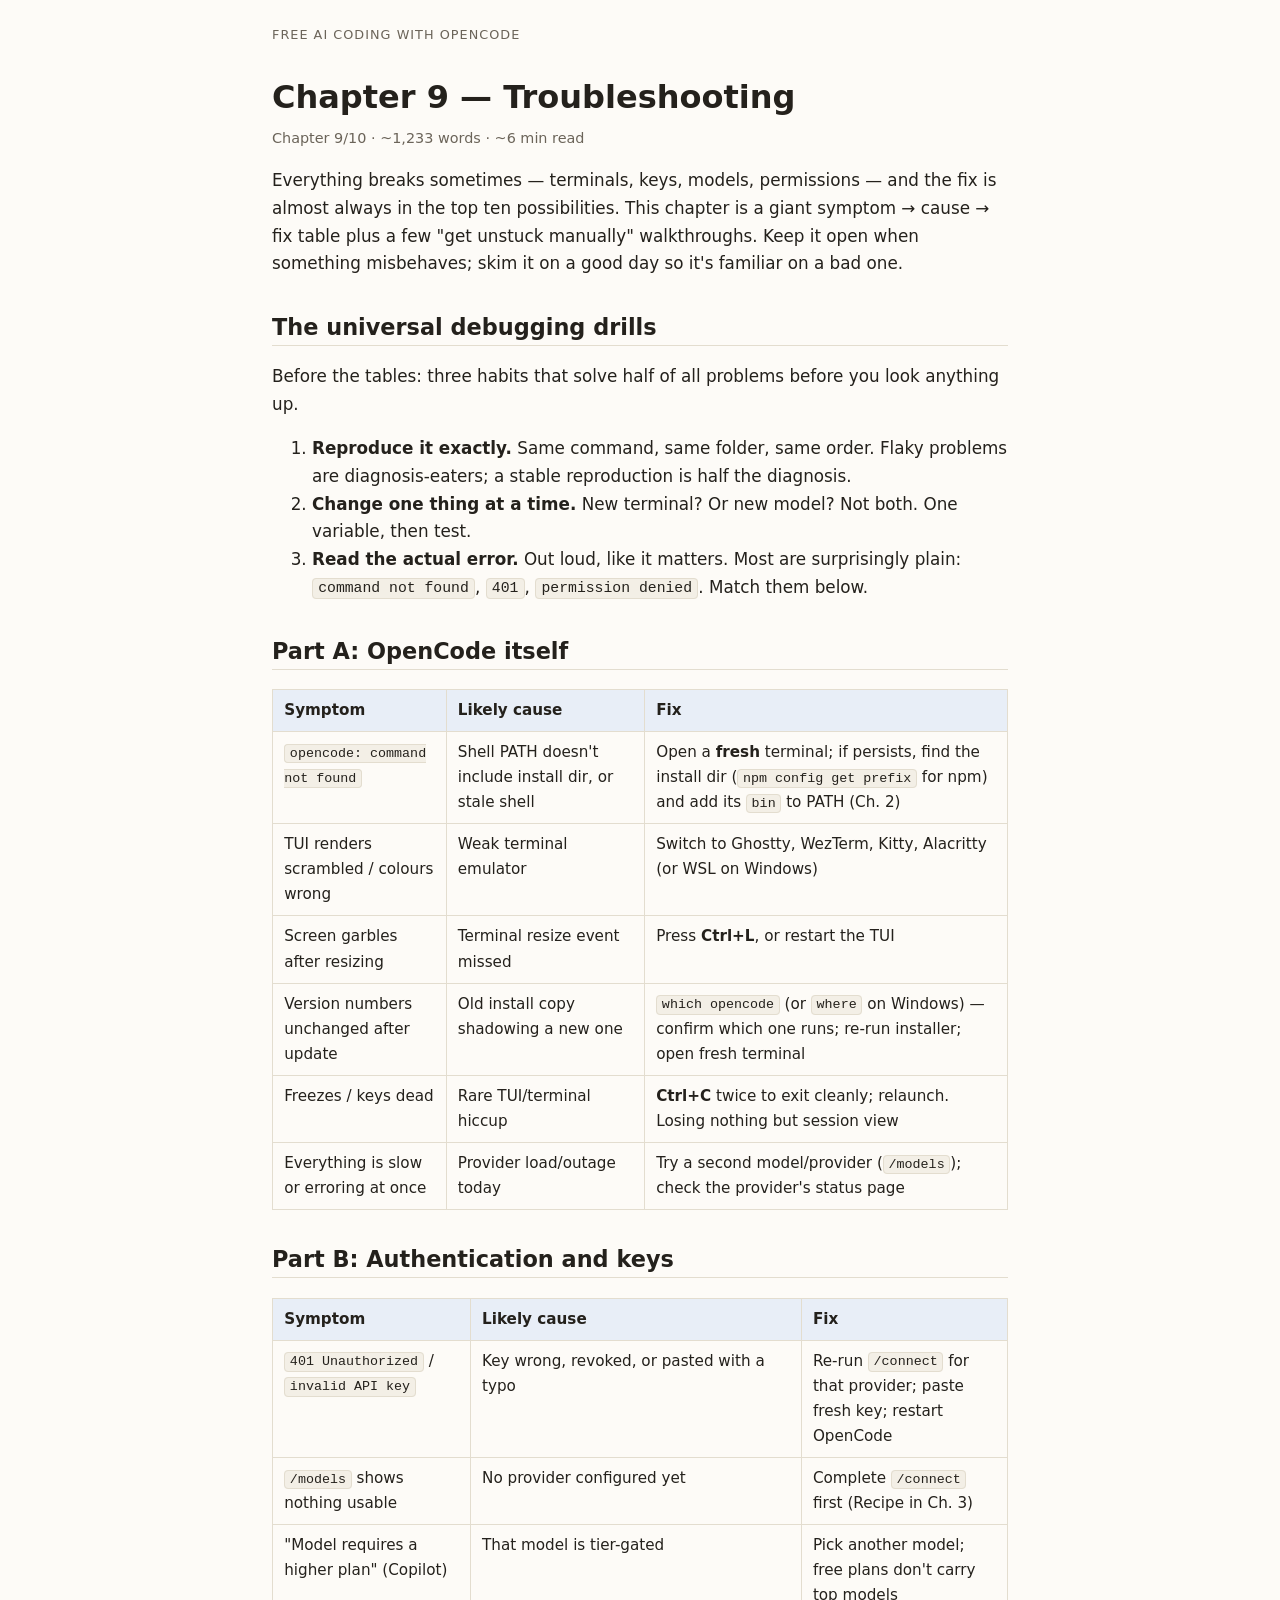
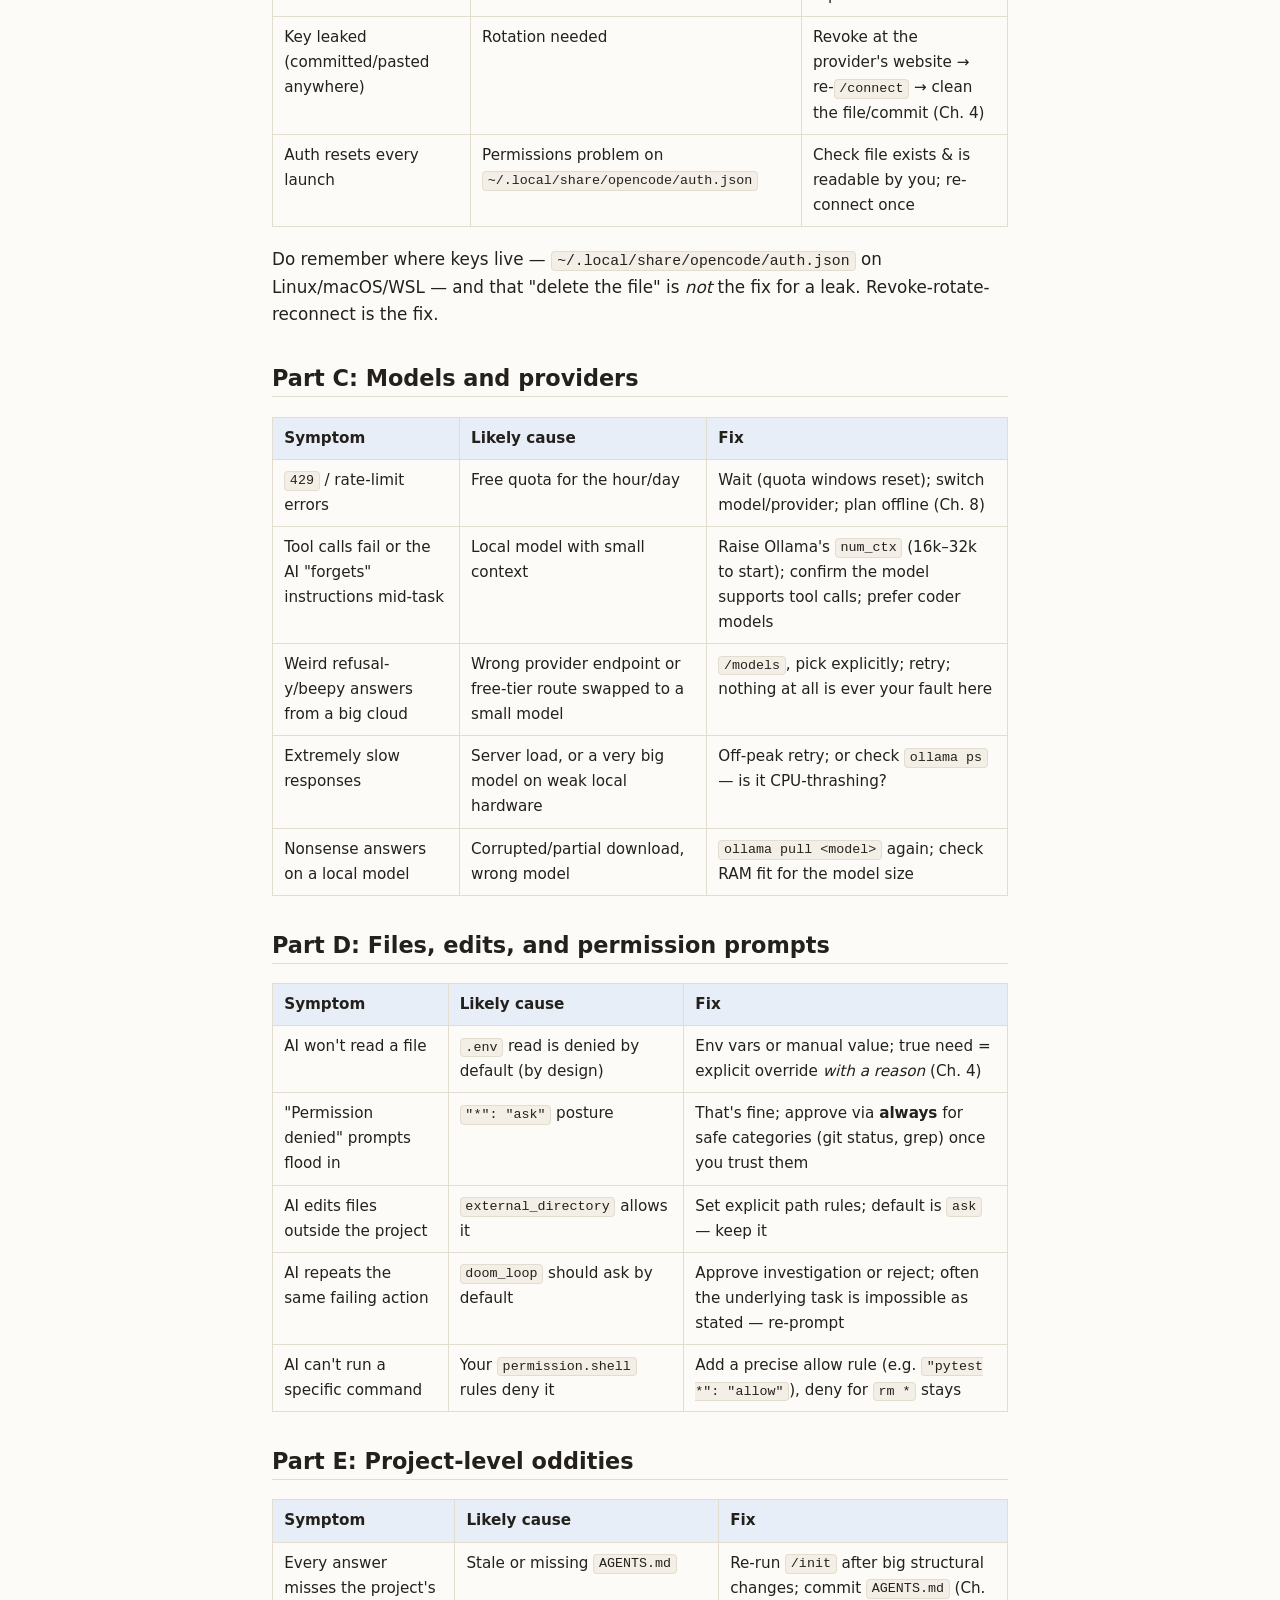
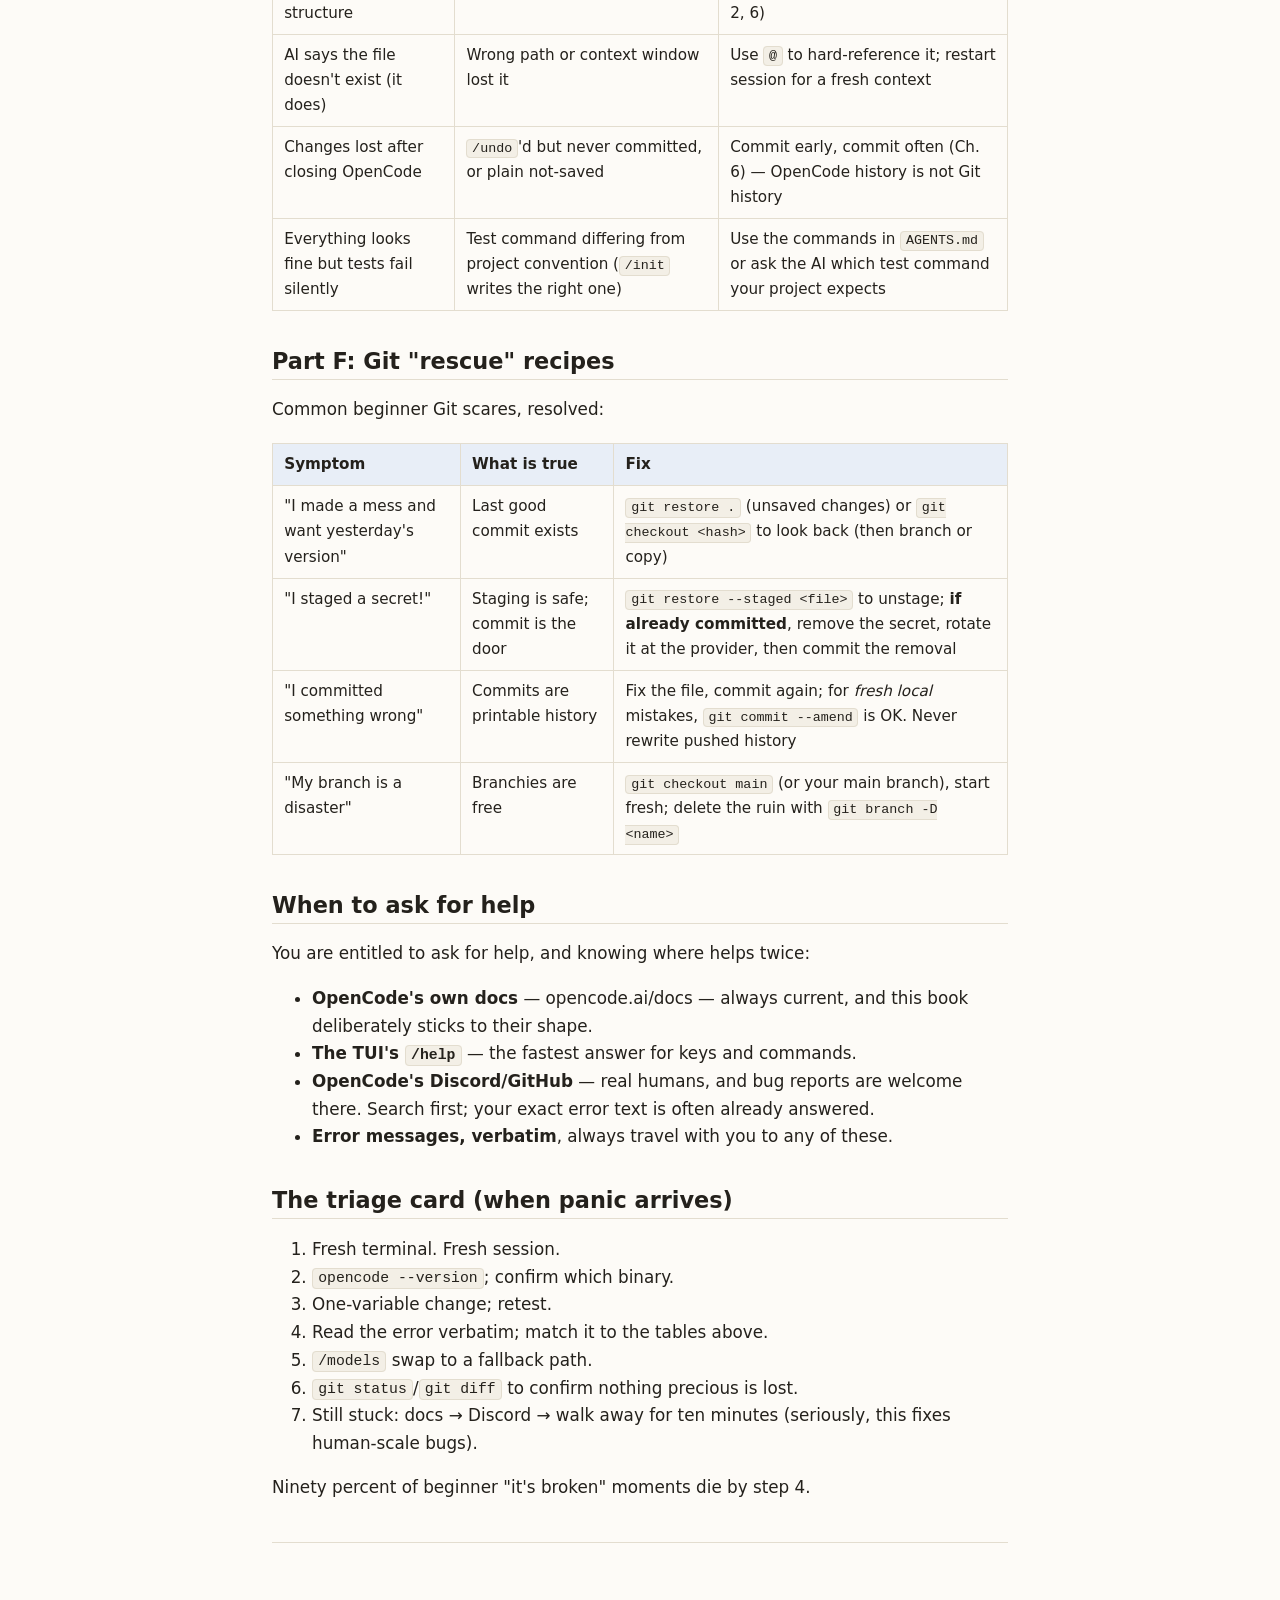
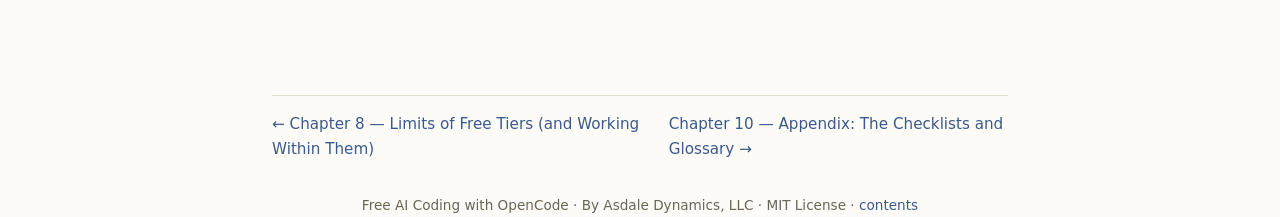
<file: site/09-troubleshooting.html>
<!DOCTYPE html>
<html lang="en">
<head>
<meta charset="utf-8">
<meta name="viewport" content="width=device-width, initial-scale=1">
<meta name="description" content="Free AI Coding with OpenCode — a beginner's manual by Asdale Dynamics, LLC">
<title>Chapter 9 — Troubleshooting · Free AI Coding with OpenCode</title>
<link rel="stylesheet" href="style.css">

</head>
<body>
<div class="site-header"><div class="bookmark"><a href="index.html">Free AI Coding with OpenCode</a></div></div>
<main>
<h1>Chapter 9 — Troubleshooting</h1>
<div class="chapter-meta">Chapter 9/10 · ~1,233 words · ~6 min read</div>
<p>Everything breaks sometimes — terminals, keys, models, permissions — and the fix is almost always in the top ten possibilities. This chapter is a giant symptom → cause → fix table plus a few "get unstuck manually" walkthroughs. Keep it open when something misbehaves; skim it on a good day so it's familiar on a bad one.</p>
<h2 id="the-universal-debugging-drills">The universal debugging drills</h2>
<p>Before the tables: three habits that solve half of all problems before you look anything up.</p>
<ol>
<li><strong>Reproduce it exactly.</strong> Same command, same folder, same order. Flaky problems are diagnosis-eaters; a stable reproduction is half the diagnosis.</li>
<li><strong>Change one thing at a time.</strong> New terminal? Or new model? Not both. One variable, then test.</li>
<li><strong>Read the actual error.</strong> Out loud, like it matters. Most are surprisingly plain: <code>command not found</code>, <code>401</code>, <code>permission denied</code>. Match them below.</li>
</ol>
<h2 id="part-a-opencode-itself">Part A: OpenCode itself</h2>
<table>
<thead>
<tr>
<th>Symptom</th>
<th>Likely cause</th>
<th>Fix</th>
</tr>
</thead>
<tbody>
<tr>
<td><code>opencode: command not found</code></td>
<td>Shell PATH doesn't include install dir, or stale shell</td>
<td>Open a <strong>fresh</strong> terminal; if persists, find the install dir (<code>npm config get prefix</code> for npm) and add its <code>bin</code> to PATH (Ch. 2)</td>
</tr>
<tr>
<td>TUI renders scrambled / colours wrong</td>
<td>Weak terminal emulator</td>
<td>Switch to Ghostty, WezTerm, Kitty, Alacritty (or WSL on Windows)</td>
</tr>
<tr>
<td>Screen garbles after resizing</td>
<td>Terminal resize event missed</td>
<td>Press <strong>Ctrl+L</strong>, or restart the TUI</td>
</tr>
<tr>
<td>Version numbers unchanged after update</td>
<td>Old install copy shadowing a new one</td>
<td><code>which opencode</code> (or <code>where</code> on Windows) — confirm which one runs; re-run installer; open fresh terminal</td>
</tr>
<tr>
<td>Freezes / keys dead</td>
<td>Rare TUI/terminal hiccup</td>
<td><strong>Ctrl+C</strong> twice to exit cleanly; relaunch. Losing nothing but session view</td>
</tr>
<tr>
<td>Everything is slow or erroring at once</td>
<td>Provider load/outage today</td>
<td>Try a second model/provider (<code>/models</code>); check the provider's status page</td>
</tr>
</tbody>
</table>
<h2 id="part-b-authentication-and-keys">Part B: Authentication and keys</h2>
<table>
<thead>
<tr>
<th>Symptom</th>
<th>Likely cause</th>
<th>Fix</th>
</tr>
</thead>
<tbody>
<tr>
<td><code>401 Unauthorized</code> / <code>invalid API key</code></td>
<td>Key wrong, revoked, or pasted with a typo</td>
<td>Re-run <code>/connect</code> for that provider; paste fresh key; restart OpenCode</td>
</tr>
<tr>
<td><code>/models</code> shows nothing usable</td>
<td>No provider configured yet</td>
<td>Complete <code>/connect</code> first (Recipe in Ch. 3)</td>
</tr>
<tr>
<td>"Model requires a higher plan" (Copilot)</td>
<td>That model is tier-gated</td>
<td>Pick another model; free plans don't carry top models</td>
</tr>
<tr>
<td>Key leaked (committed/pasted anywhere)</td>
<td>Rotation needed</td>
<td>Revoke at the provider's website → re-<code>/connect</code> → clean the file/commit (Ch. 4)</td>
</tr>
<tr>
<td>Auth resets every launch</td>
<td>Permissions problem on <code>~/.local/share/opencode/auth.json</code></td>
<td>Check file exists &amp; is readable by you; re-connect once</td>
</tr>
</tbody>
</table>
<p>Do remember where keys live — <code>~/.local/share/opencode/auth.json</code> on Linux/macOS/WSL — and that "delete the file" is <em>not</em> the fix for a leak. Revoke-rotate-reconnect is the fix.</p>
<h2 id="part-c-models-and-providers">Part C: Models and providers</h2>
<table>
<thead>
<tr>
<th>Symptom</th>
<th>Likely cause</th>
<th>Fix</th>
</tr>
</thead>
<tbody>
<tr>
<td><code>429</code> / rate-limit errors</td>
<td>Free quota for the hour/day</td>
<td>Wait (quota windows reset); switch model/provider; plan offline (Ch. 8)</td>
</tr>
<tr>
<td>Tool calls fail or the AI "forgets" instructions mid-task</td>
<td>Local model with small context</td>
<td>Raise Ollama's <code>num_ctx</code> (16k–32k to start); confirm the model supports tool calls; prefer coder models</td>
</tr>
<tr>
<td>Weird refusal-y/beepy answers from a big cloud</td>
<td>Wrong provider endpoint or free-tier route swapped to a small model</td>
<td><code>/models</code>, pick explicitly; retry; nothing at all is ever your fault here</td>
</tr>
<tr>
<td>Extremely slow responses</td>
<td>Server load, or a very big model on weak local hardware</td>
<td>Off-peak retry; or check <code>ollama ps</code> — is it CPU-thrashing?</td>
</tr>
<tr>
<td>Nonsense answers on a local model</td>
<td>Corrupted/partial download, wrong model</td>
<td><code>ollama pull &lt;model&gt;</code> again; check RAM fit for the model size</td>
</tr>
</tbody>
</table>
<h2 id="part-d-files-edits-and-permission-prompts">Part D: Files, edits, and permission prompts</h2>
<table>
<thead>
<tr>
<th>Symptom</th>
<th>Likely cause</th>
<th>Fix</th>
</tr>
</thead>
<tbody>
<tr>
<td>AI won't read a file</td>
<td><code>.env</code> read is denied by default (by design)</td>
<td>Env vars or manual value; true need = explicit override <em>with a reason</em> (Ch. 4)</td>
</tr>
<tr>
<td>"Permission denied" prompts flood in</td>
<td><code>"*": "ask"</code> posture</td>
<td>That's fine; approve via <strong>always</strong> for safe categories (git status, grep) once you trust them</td>
</tr>
<tr>
<td>AI edits files outside the project</td>
<td><code>external_directory</code> allows it</td>
<td>Set explicit path rules; default is <code>ask</code> — keep it</td>
</tr>
<tr>
<td>AI repeats the same failing action</td>
<td><code>doom_loop</code> should ask by default</td>
<td>Approve investigation or reject; often the underlying task is impossible as stated — re-prompt</td>
</tr>
<tr>
<td>AI can't run a specific command</td>
<td>Your <code>permission.shell</code> rules deny it</td>
<td>Add a precise allow rule (e.g. <code>"pytest *": "allow"</code>), deny for <code>rm *</code> stays</td>
</tr>
</tbody>
</table>
<h2 id="part-e-project-level-oddities">Part E: Project-level oddities</h2>
<table>
<thead>
<tr>
<th>Symptom</th>
<th>Likely cause</th>
<th>Fix</th>
</tr>
</thead>
<tbody>
<tr>
<td>Every answer misses the project's structure</td>
<td>Stale or missing <code>AGENTS.md</code></td>
<td>Re-run <code>/init</code> after big structural changes; commit <code>AGENTS.md</code> (Ch. 2, 6)</td>
</tr>
<tr>
<td>AI says the file doesn't exist (it does)</td>
<td>Wrong path or context window lost it</td>
<td>Use <code>@</code> to hard-reference it; restart session for a fresh context</td>
</tr>
<tr>
<td>Changes lost after closing OpenCode</td>
<td><code>/undo</code>'d but never committed, or plain not-saved</td>
<td>Commit early, commit often (Ch. 6) — OpenCode history is not Git history</td>
</tr>
<tr>
<td>Everything looks fine but tests fail silently</td>
<td>Test command differing from project convention (<code>/init</code> writes the right one)</td>
<td>Use the commands in <code>AGENTS.md</code> or ask the AI which test command your project expects</td>
</tr>
</tbody>
</table>
<h2 id="part-f-git-rescue-recipes">Part F: Git "rescue" recipes</h2>
<p>Common beginner Git scares, resolved:</p>
<table>
<thead>
<tr>
<th>Symptom</th>
<th>What is true</th>
<th>Fix</th>
</tr>
</thead>
<tbody>
<tr>
<td>"I made a mess and want yesterday's version"</td>
<td>Last good commit exists</td>
<td><code>git restore .</code> (unsaved changes) or <code>git checkout &lt;hash&gt;</code> to look back (then branch or copy)</td>
</tr>
<tr>
<td>"I staged a secret!"</td>
<td>Staging is safe; commit is the door</td>
<td><code>git restore --staged &lt;file&gt;</code> to unstage; <strong>if already committed</strong>, remove the secret, rotate it at the provider, then commit the removal</td>
</tr>
<tr>
<td>"I committed something wrong"</td>
<td>Commits are printable history</td>
<td>Fix the file, commit again; for <em>fresh local</em> mistakes, <code>git commit --amend</code> is OK. Never rewrite pushed history</td>
</tr>
<tr>
<td>"My branch is a disaster"</td>
<td>Branchies are free</td>
<td><code>git checkout main</code> (or your main branch), start fresh; delete the ruin with <code>git branch -D &lt;name&gt;</code></td>
</tr>
</tbody>
</table>
<h2 id="when-to-ask-for-help">When to ask for help</h2>
<p>You are entitled to ask for help, and knowing where helps twice:</p>
<ul>
<li><strong>OpenCode's own docs</strong> — opencode.ai/docs — always current, and this book deliberately sticks to their shape.</li>
<li><strong>The TUI's <code>/help</code></strong> — the fastest answer for keys and commands.</li>
<li><strong>OpenCode's Discord/GitHub</strong> — real humans, and bug reports are welcome there. Search first; your exact error text is often already answered.</li>
<li><strong>Error messages, verbatim</strong>, always travel with you to any of these.</li>
</ul>
<h2 id="the-triage-card-when-panic-arrives">The triage card (when panic arrives)</h2>
<ol>
<li>Fresh terminal. Fresh session.</li>
<li><code>opencode --version</code>; confirm which binary.</li>
<li>One-variable change; retest.</li>
<li>Read the error verbatim; match it to the tables above.</li>
<li><code>/models</code> swap to a fallback path.</li>
<li><code>git status</code>/<code>git diff</code> to confirm nothing precious is lost.</li>
<li>Still stuck: docs → Discord → walk away for ten minutes (seriously, this fixes human-scale bugs).</li>
</ol>
<p>Ninety percent of beginner "it's broken" moments die by step 4.</p>
<hr />
</main>
<div class="nav">
<a href="08-limits-of-free-tiers.html">← Chapter 8 — Limits of Free Tiers (and Working Within Them)</a>
<a href="10-appendix-checklists.html">Chapter 10 — Appendix: The Checklists and Glossary →</a>
</div>
<div class="footer">Free AI Coding with OpenCode · By Asdale Dynamics, LLC · MIT License · <a href="index.html">contents</a></div>
</body>
</html>
</file>
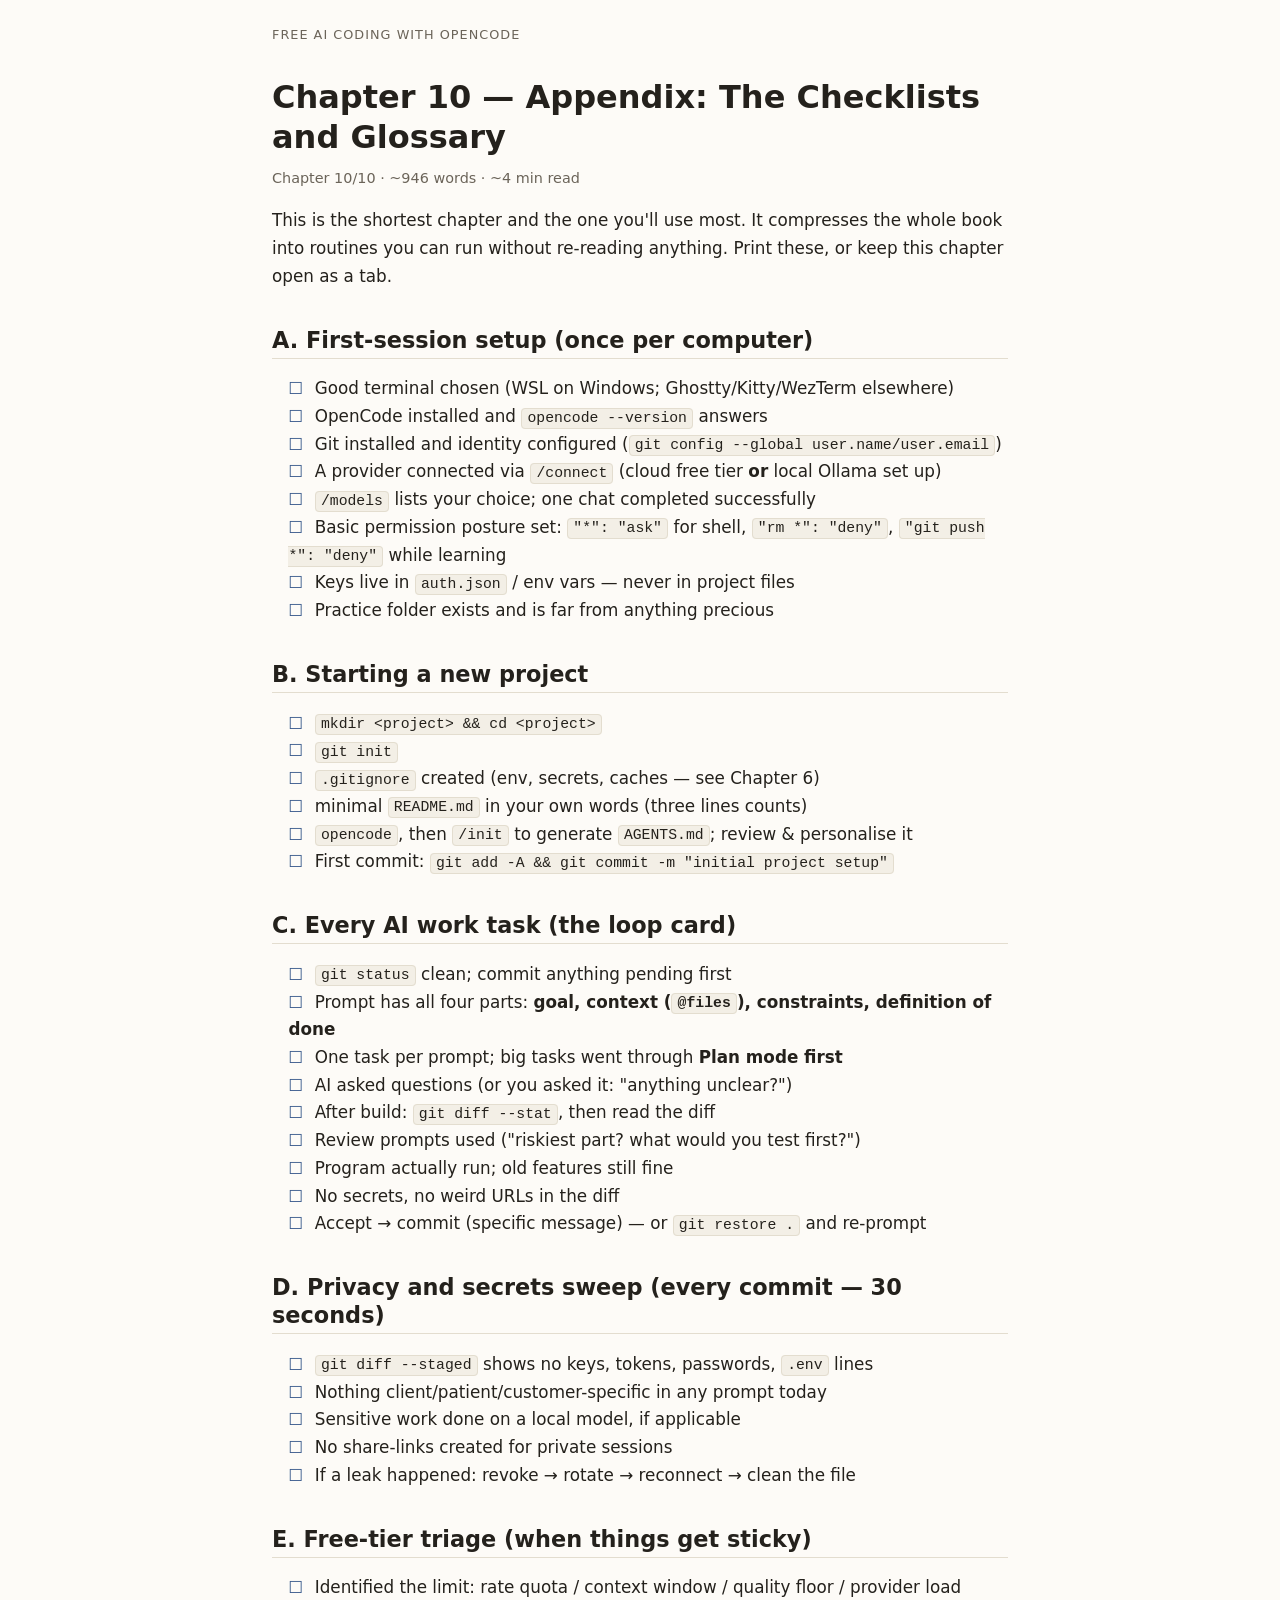
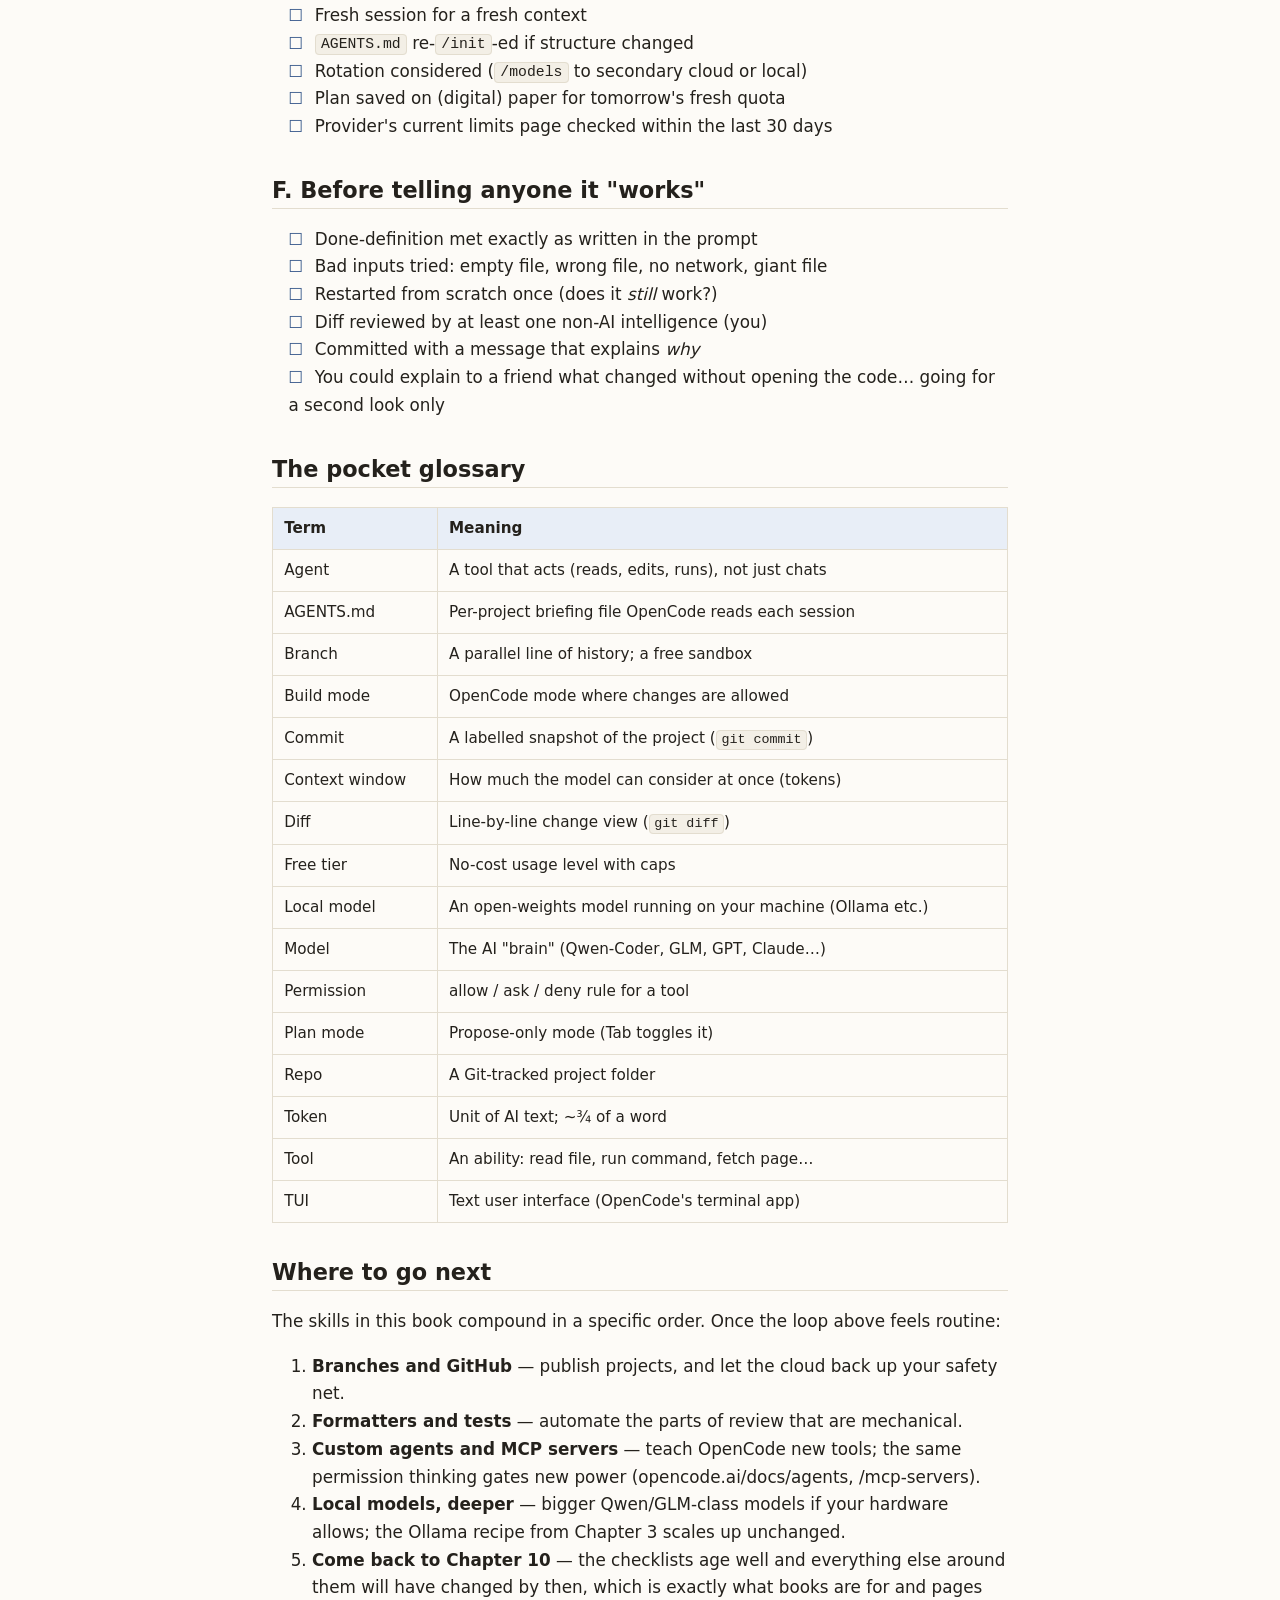
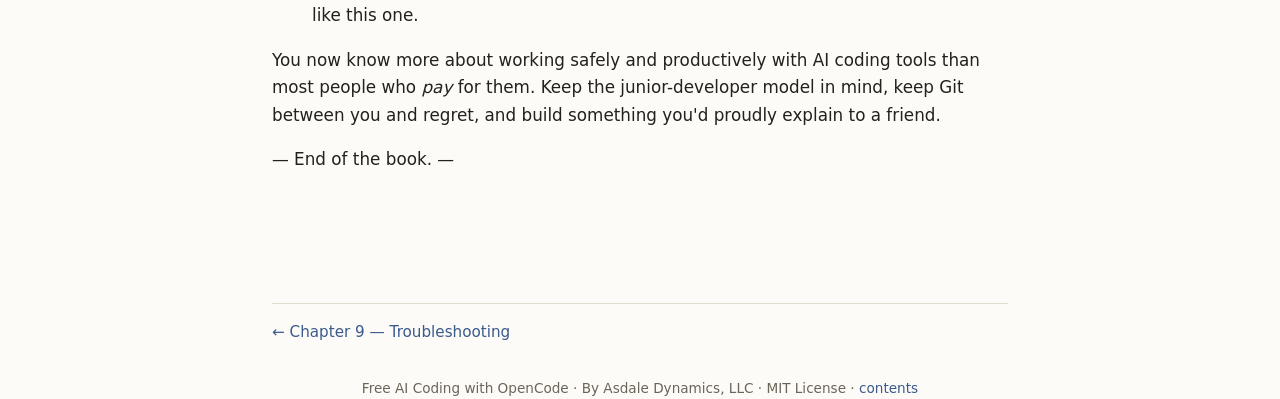
<file: site/10-appendix-checklists.html>
<!DOCTYPE html>
<html lang="en">
<head>
<meta charset="utf-8">
<meta name="viewport" content="width=device-width, initial-scale=1">
<meta name="description" content="Free AI Coding with OpenCode — a beginner's manual by Asdale Dynamics, LLC">
<title>Chapter 10 — Appendix: The Checklists and Glossary · Free AI Coding with OpenCode</title>
<link rel="stylesheet" href="style.css">

</head>
<body>
<div class="site-header"><div class="bookmark"><a href="index.html">Free AI Coding with OpenCode</a></div></div>
<main>
<h1>Chapter 10 — Appendix: The Checklists and Glossary</h1>
<div class="chapter-meta">Chapter 10/10 · ~946 words · ~4 min read</div>
<p>This is the shortest chapter and the one you'll use most. It compresses the whole book into routines you can run without re-reading anything. Print these, or keep this chapter open as a tab.</p>
<h2 id="a-first-session-setup-once-per-computer">A. First-session setup (once per computer)</h2>
<ul>
<li class="todo"><span class="box" aria-hidden="true">☐</span> Good terminal chosen (WSL on Windows; Ghostty/Kitty/WezTerm elsewhere)</li>
<li class="todo"><span class="box" aria-hidden="true">☐</span> OpenCode installed and <code>opencode --version</code> answers</li>
<li class="todo"><span class="box" aria-hidden="true">☐</span> Git installed and identity configured (<code>git config --global user.name/user.email</code>)</li>
<li class="todo"><span class="box" aria-hidden="true">☐</span> A provider connected via <code>/connect</code> (cloud free tier <strong>or</strong> local Ollama set up)</li>
<li class="todo"><span class="box" aria-hidden="true">☐</span> <code>/models</code> lists your choice; one chat completed successfully</li>
<li class="todo"><span class="box" aria-hidden="true">☐</span> Basic permission posture set: <code>"*": "ask"</code> for shell, <code>"rm *": "deny"</code>, <code>"git push *": "deny"</code> while learning</li>
<li class="todo"><span class="box" aria-hidden="true">☐</span> Keys live in <code>auth.json</code> / env vars — never in project files</li>
<li class="todo"><span class="box" aria-hidden="true">☐</span> Practice folder exists and is far from anything precious</li>
</ul>
<h2 id="b-starting-a-new-project">B. Starting a new project</h2>
<ul>
<li class="todo"><span class="box" aria-hidden="true">☐</span> <code>mkdir &lt;project&gt; &amp;&amp; cd &lt;project&gt;</code></li>
<li class="todo"><span class="box" aria-hidden="true">☐</span> <code>git init</code></li>
<li class="todo"><span class="box" aria-hidden="true">☐</span> <code>.gitignore</code> created (env, secrets, caches — see Chapter 6)</li>
<li class="todo"><span class="box" aria-hidden="true">☐</span> minimal <code>README.md</code> in your own words (three lines counts)</li>
<li class="todo"><span class="box" aria-hidden="true">☐</span> <code>opencode</code>, then <code>/init</code> to generate <code>AGENTS.md</code>; review &amp; personalise it</li>
<li class="todo"><span class="box" aria-hidden="true">☐</span> First commit: <code>git add -A &amp;&amp; git commit -m "initial project setup"</code></li>
</ul>
<h2 id="c-every-ai-work-task-the-loop-card">C. Every AI work task (the loop card)</h2>
<ul>
<li class="todo"><span class="box" aria-hidden="true">☐</span> <code>git status</code> clean; commit anything pending first</li>
<li class="todo"><span class="box" aria-hidden="true">☐</span> Prompt has all four parts: <strong>goal, context (<code>@files</code>), constraints, definition of done</strong></li>
<li class="todo"><span class="box" aria-hidden="true">☐</span> One task per prompt; big tasks went through <strong>Plan mode first</strong></li>
<li class="todo"><span class="box" aria-hidden="true">☐</span> AI asked questions (or you asked it: "anything unclear?")</li>
<li class="todo"><span class="box" aria-hidden="true">☐</span> After build: <code>git diff --stat</code>, then read the diff</li>
<li class="todo"><span class="box" aria-hidden="true">☐</span> Review prompts used ("riskiest part? what would you test first?")</li>
<li class="todo"><span class="box" aria-hidden="true">☐</span> Program actually run; old features still fine</li>
<li class="todo"><span class="box" aria-hidden="true">☐</span> No secrets, no weird URLs in the diff</li>
<li class="todo"><span class="box" aria-hidden="true">☐</span> Accept → commit (specific message) — or <code>git restore .</code> and re-prompt</li>
</ul>
<h2 id="d-privacy-and-secrets-sweep-every-commit-30-seconds">D. Privacy and secrets sweep (every commit — 30 seconds)</h2>
<ul>
<li class="todo"><span class="box" aria-hidden="true">☐</span> <code>git diff --staged</code> shows no keys, tokens, passwords, <code>.env</code> lines</li>
<li class="todo"><span class="box" aria-hidden="true">☐</span> Nothing client/patient/customer-specific in any prompt today</li>
<li class="todo"><span class="box" aria-hidden="true">☐</span> Sensitive work done on a local model, if applicable</li>
<li class="todo"><span class="box" aria-hidden="true">☐</span> No share-links created for private sessions</li>
<li class="todo"><span class="box" aria-hidden="true">☐</span> If a leak happened: revoke → rotate → reconnect → clean the file</li>
</ul>
<h2 id="e-free-tier-triage-when-things-get-sticky">E. Free-tier triage (when things get sticky)</h2>
<ul>
<li class="todo"><span class="box" aria-hidden="true">☐</span> Identified the limit: rate quota / context window / quality floor / provider load</li>
<li class="todo"><span class="box" aria-hidden="true">☐</span> Fresh session for a fresh context</li>
<li class="todo"><span class="box" aria-hidden="true">☐</span> <code>AGENTS.md</code> re-<code>/init</code>-ed if structure changed</li>
<li class="todo"><span class="box" aria-hidden="true">☐</span> Rotation considered (<code>/models</code> to secondary cloud or local)</li>
<li class="todo"><span class="box" aria-hidden="true">☐</span> Plan saved on (digital) paper for tomorrow's fresh quota</li>
<li class="todo"><span class="box" aria-hidden="true">☐</span> Provider's current limits page checked within the last 30 days</li>
</ul>
<h2 id="f-before-telling-anyone-it-works">F. Before telling anyone it "works"</h2>
<ul>
<li class="todo"><span class="box" aria-hidden="true">☐</span> Done-definition met exactly as written in the prompt</li>
<li class="todo"><span class="box" aria-hidden="true">☐</span> Bad inputs tried: empty file, wrong file, no network, giant file</li>
<li class="todo"><span class="box" aria-hidden="true">☐</span> Restarted from scratch once (does it <em>still</em> work?)</li>
<li class="todo"><span class="box" aria-hidden="true">☐</span> Diff reviewed by at least one non-AI intelligence (you)</li>
<li class="todo"><span class="box" aria-hidden="true">☐</span> Committed with a message that explains <em>why</em></li>
<li class="todo"><span class="box" aria-hidden="true">☐</span> You could explain to a friend what changed without opening the code… going for a second look only</li>
</ul>
<h2 id="the-pocket-glossary">The pocket glossary</h2>
<table>
<thead>
<tr>
<th>Term</th>
<th>Meaning</th>
</tr>
</thead>
<tbody>
<tr>
<td>Agent</td>
<td>A tool that acts (reads, edits, runs), not just chats</td>
</tr>
<tr>
<td>AGENTS.md</td>
<td>Per-project briefing file OpenCode reads each session</td>
</tr>
<tr>
<td>Branch</td>
<td>A parallel line of history; a free sandbox</td>
</tr>
<tr>
<td>Build mode</td>
<td>OpenCode mode where changes are allowed</td>
</tr>
<tr>
<td>Commit</td>
<td>A labelled snapshot of the project (<code>git commit</code>)</td>
</tr>
<tr>
<td>Context window</td>
<td>How much the model can consider at once (tokens)</td>
</tr>
<tr>
<td>Diff</td>
<td>Line-by-line change view (<code>git diff</code>)</td>
</tr>
<tr>
<td>Free tier</td>
<td>No-cost usage level with caps</td>
</tr>
<tr>
<td>Local model</td>
<td>An open-weights model running on your machine (Ollama etc.)</td>
</tr>
<tr>
<td>Model</td>
<td>The AI "brain" (Qwen-Coder, GLM, GPT, Claude…)</td>
</tr>
<tr>
<td>Permission</td>
<td>allow / ask / deny rule for a tool</td>
</tr>
<tr>
<td>Plan mode</td>
<td>Propose-only mode (Tab toggles it)</td>
</tr>
<tr>
<td>Repo</td>
<td>A Git-tracked project folder</td>
</tr>
<tr>
<td>Token</td>
<td>Unit of AI text; ~¾ of a word</td>
</tr>
<tr>
<td>Tool</td>
<td>An ability: read file, run command, fetch page…</td>
</tr>
<tr>
<td>TUI</td>
<td>Text user interface (OpenCode's terminal app)</td>
</tr>
</tbody>
</table>
<h2 id="where-to-go-next">Where to go next</h2>
<p>The skills in this book compound in a specific order. Once the loop above feels routine:</p>
<ol>
<li><strong>Branches and GitHub</strong> — publish projects, and let the cloud back up your safety net.</li>
<li><strong>Formatters and tests</strong> — automate the parts of review that are mechanical.</li>
<li><strong>Custom agents and MCP servers</strong> — teach OpenCode new tools; the same permission thinking gates new power (opencode.ai/docs/agents, /mcp-servers).</li>
<li><strong>Local models, deeper</strong> — bigger Qwen/GLM-class models if your hardware allows; the Ollama recipe from Chapter 3 scales up unchanged.</li>
<li><strong>Come back to Chapter 10</strong> — the checklists age well and everything else around them will have changed by then, which is exactly what books are for and pages like this one.</li>
</ol>
<p>You now know more about working safely and productively with AI coding tools than most people who <em>pay</em> for them. Keep the junior-developer model in mind, keep Git between you and regret, and build something you'd proudly explain to a friend.</p>
<p>— End of the book. —</p>
</main>
<div class="nav">
<a href="09-troubleshooting.html">← Chapter 9 — Troubleshooting</a>
<span></span>
</div>
<div class="footer">Free AI Coding with OpenCode · By Asdale Dynamics, LLC · MIT License · <a href="index.html">contents</a></div>
</body>
</html>
</file>
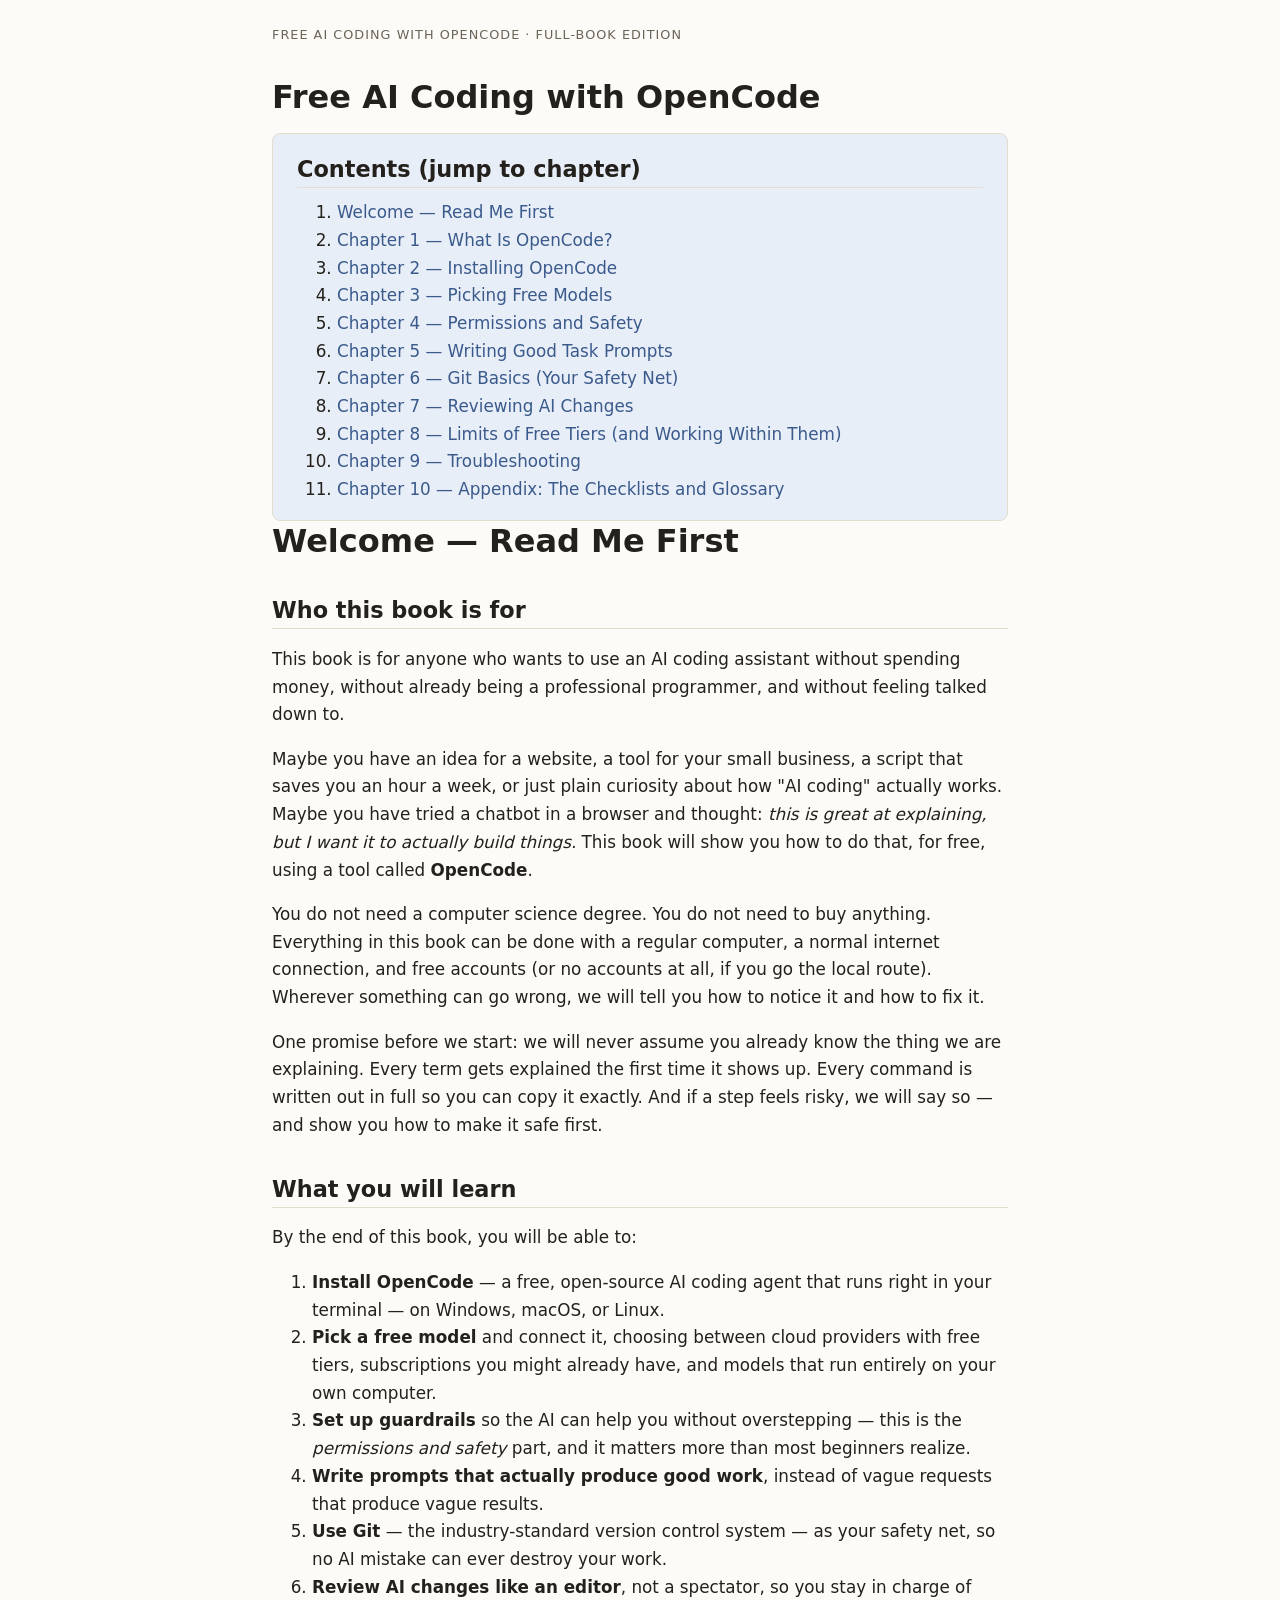
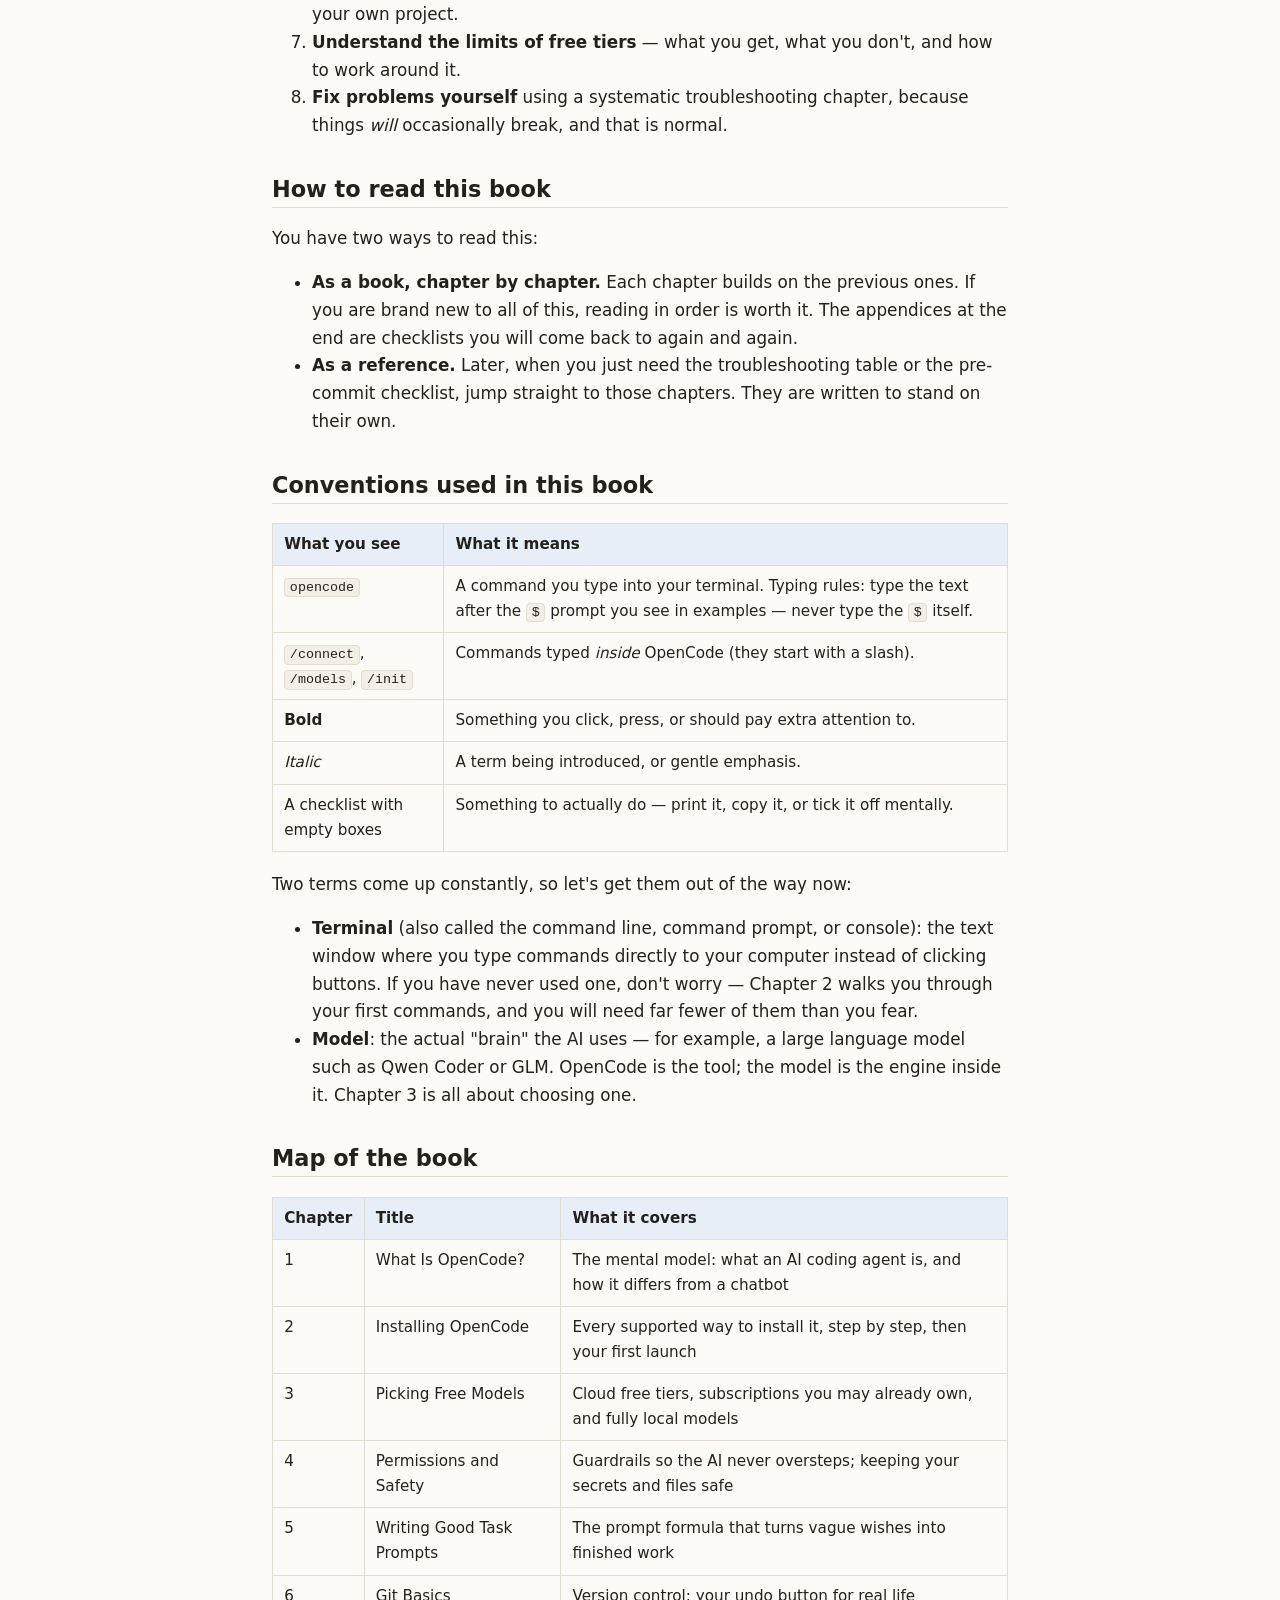
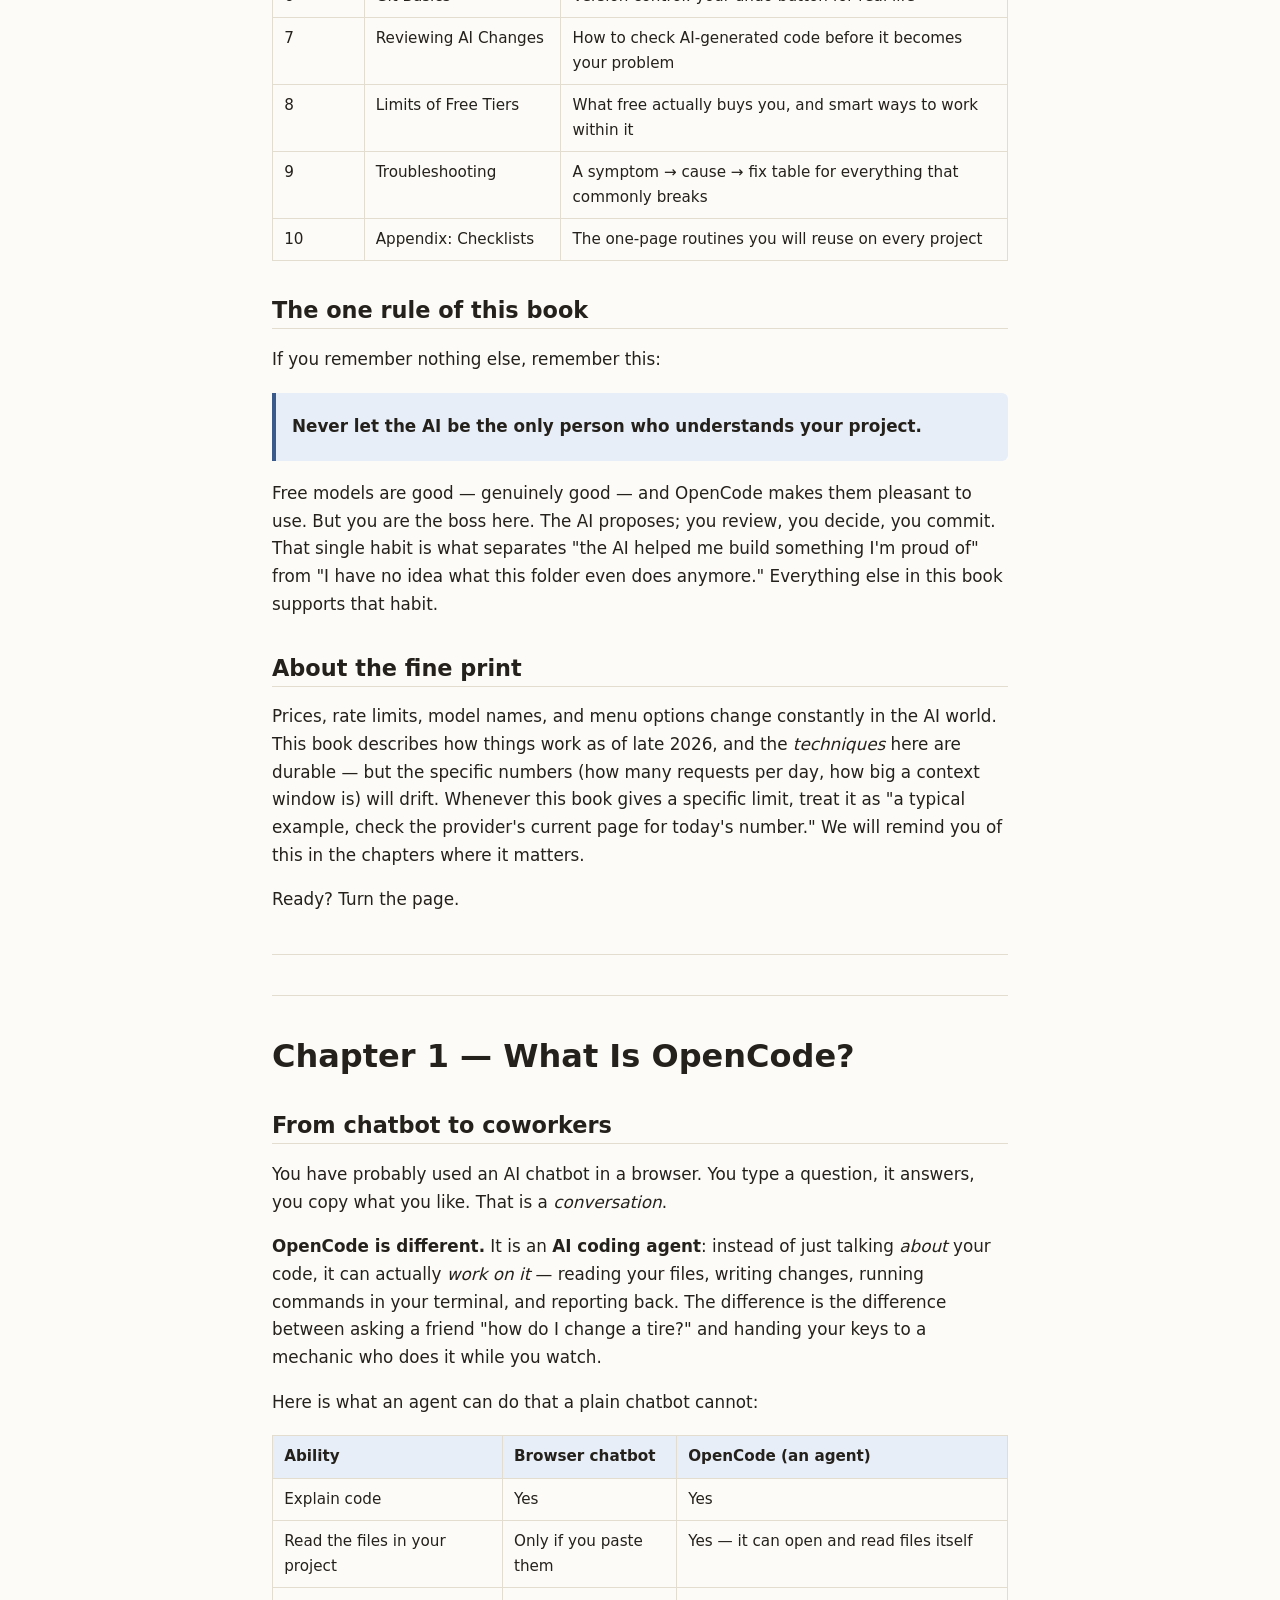
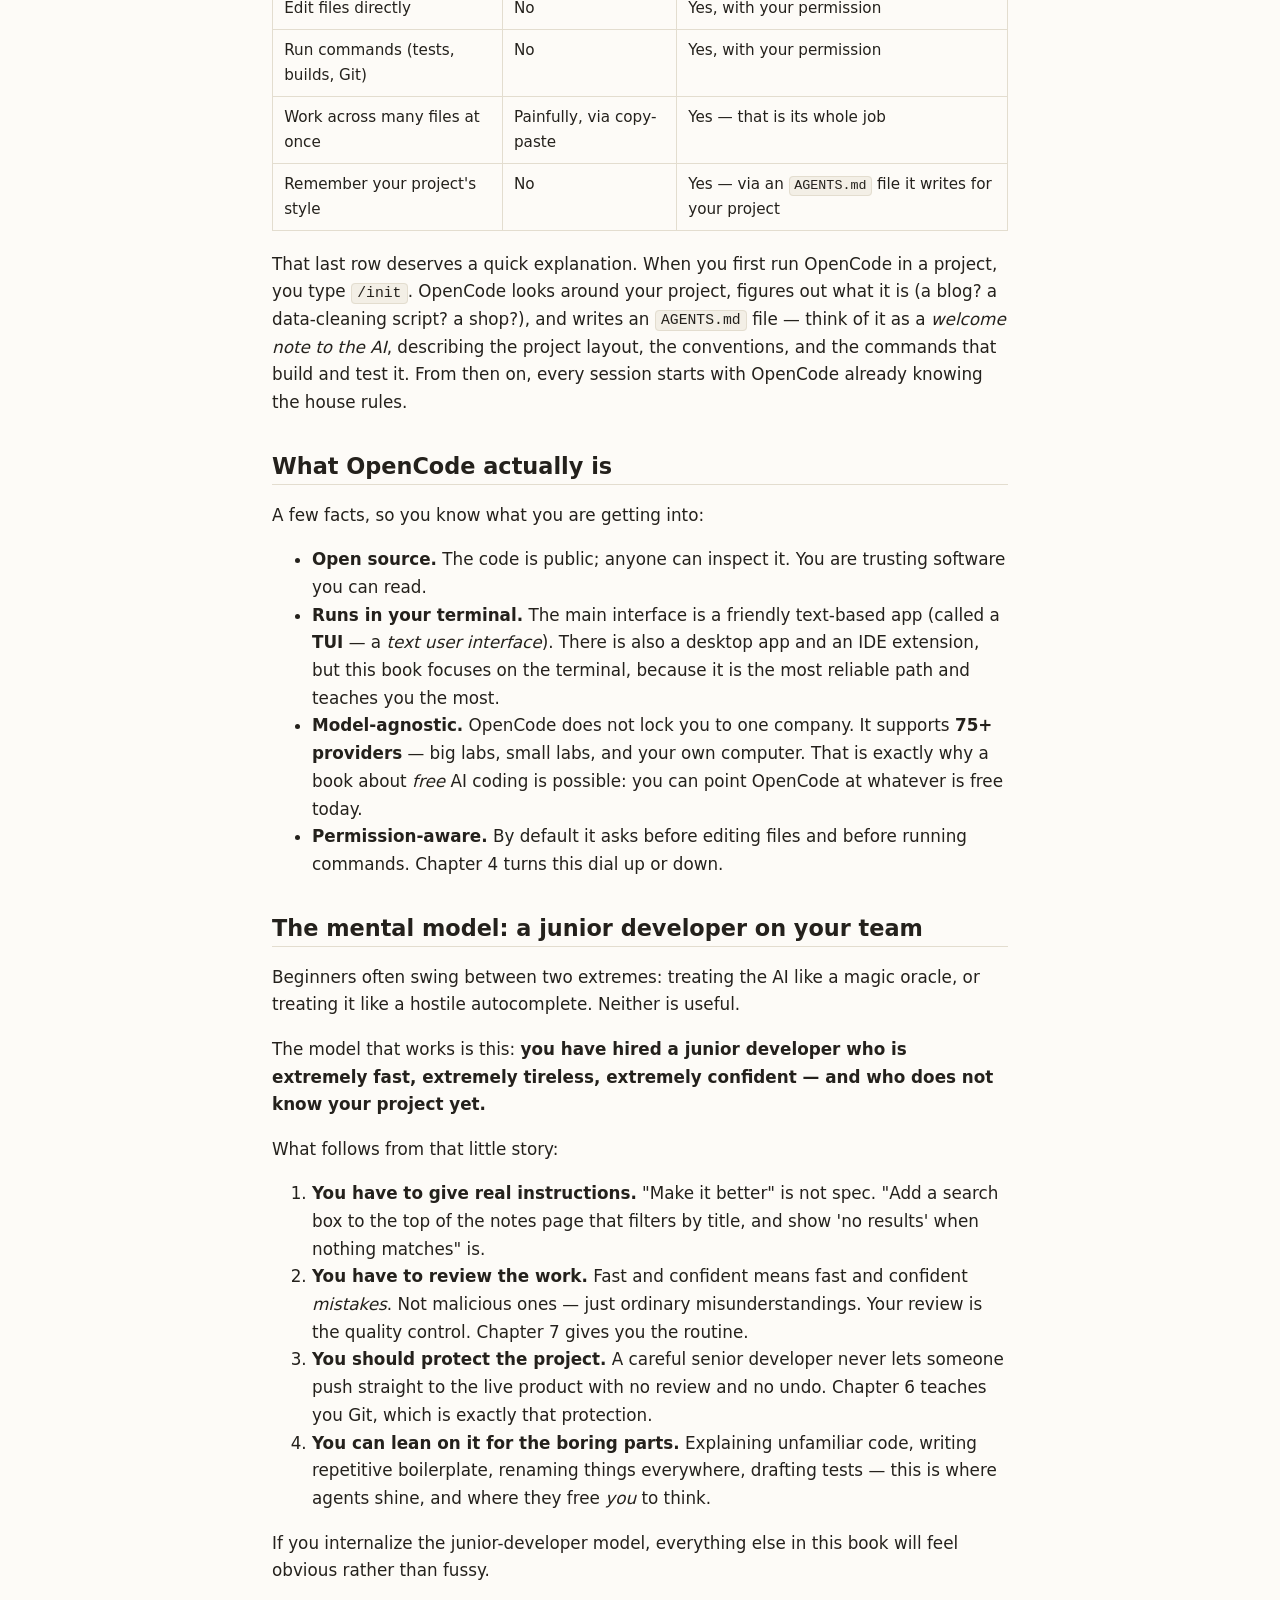
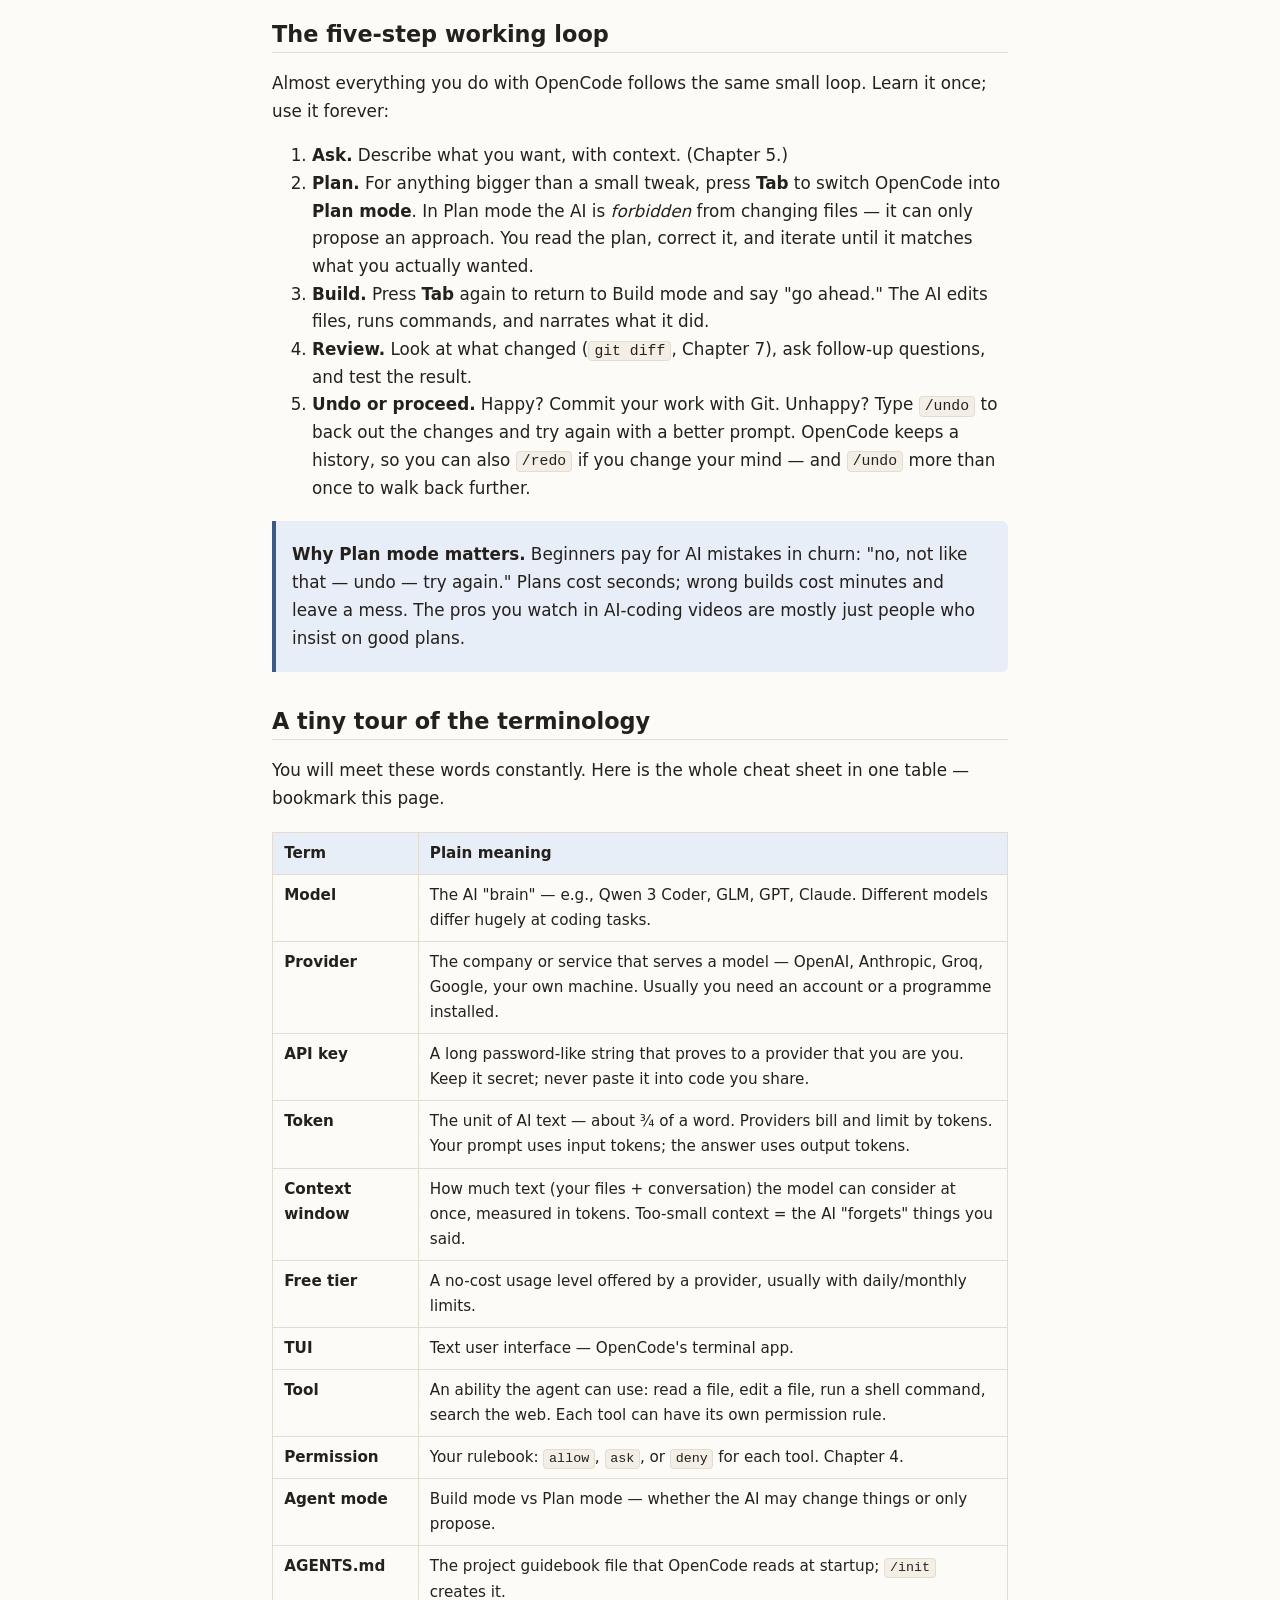
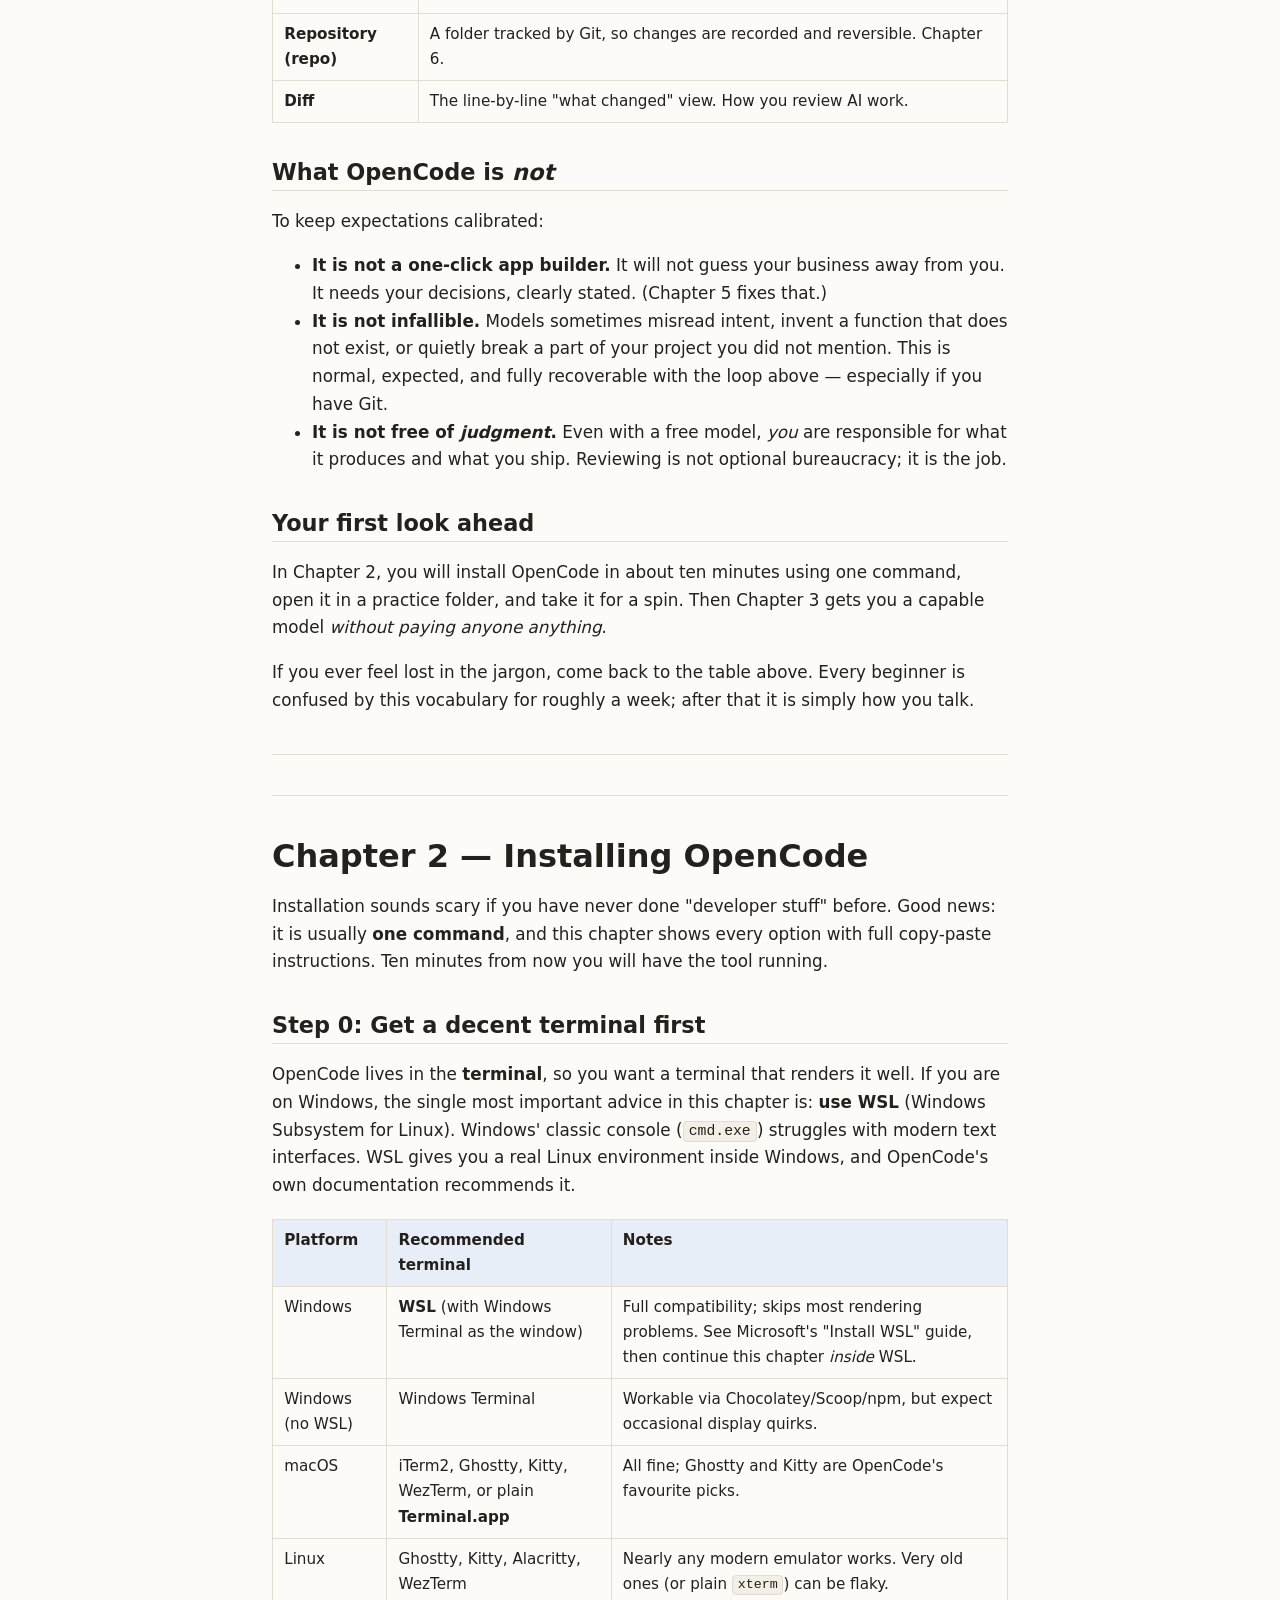
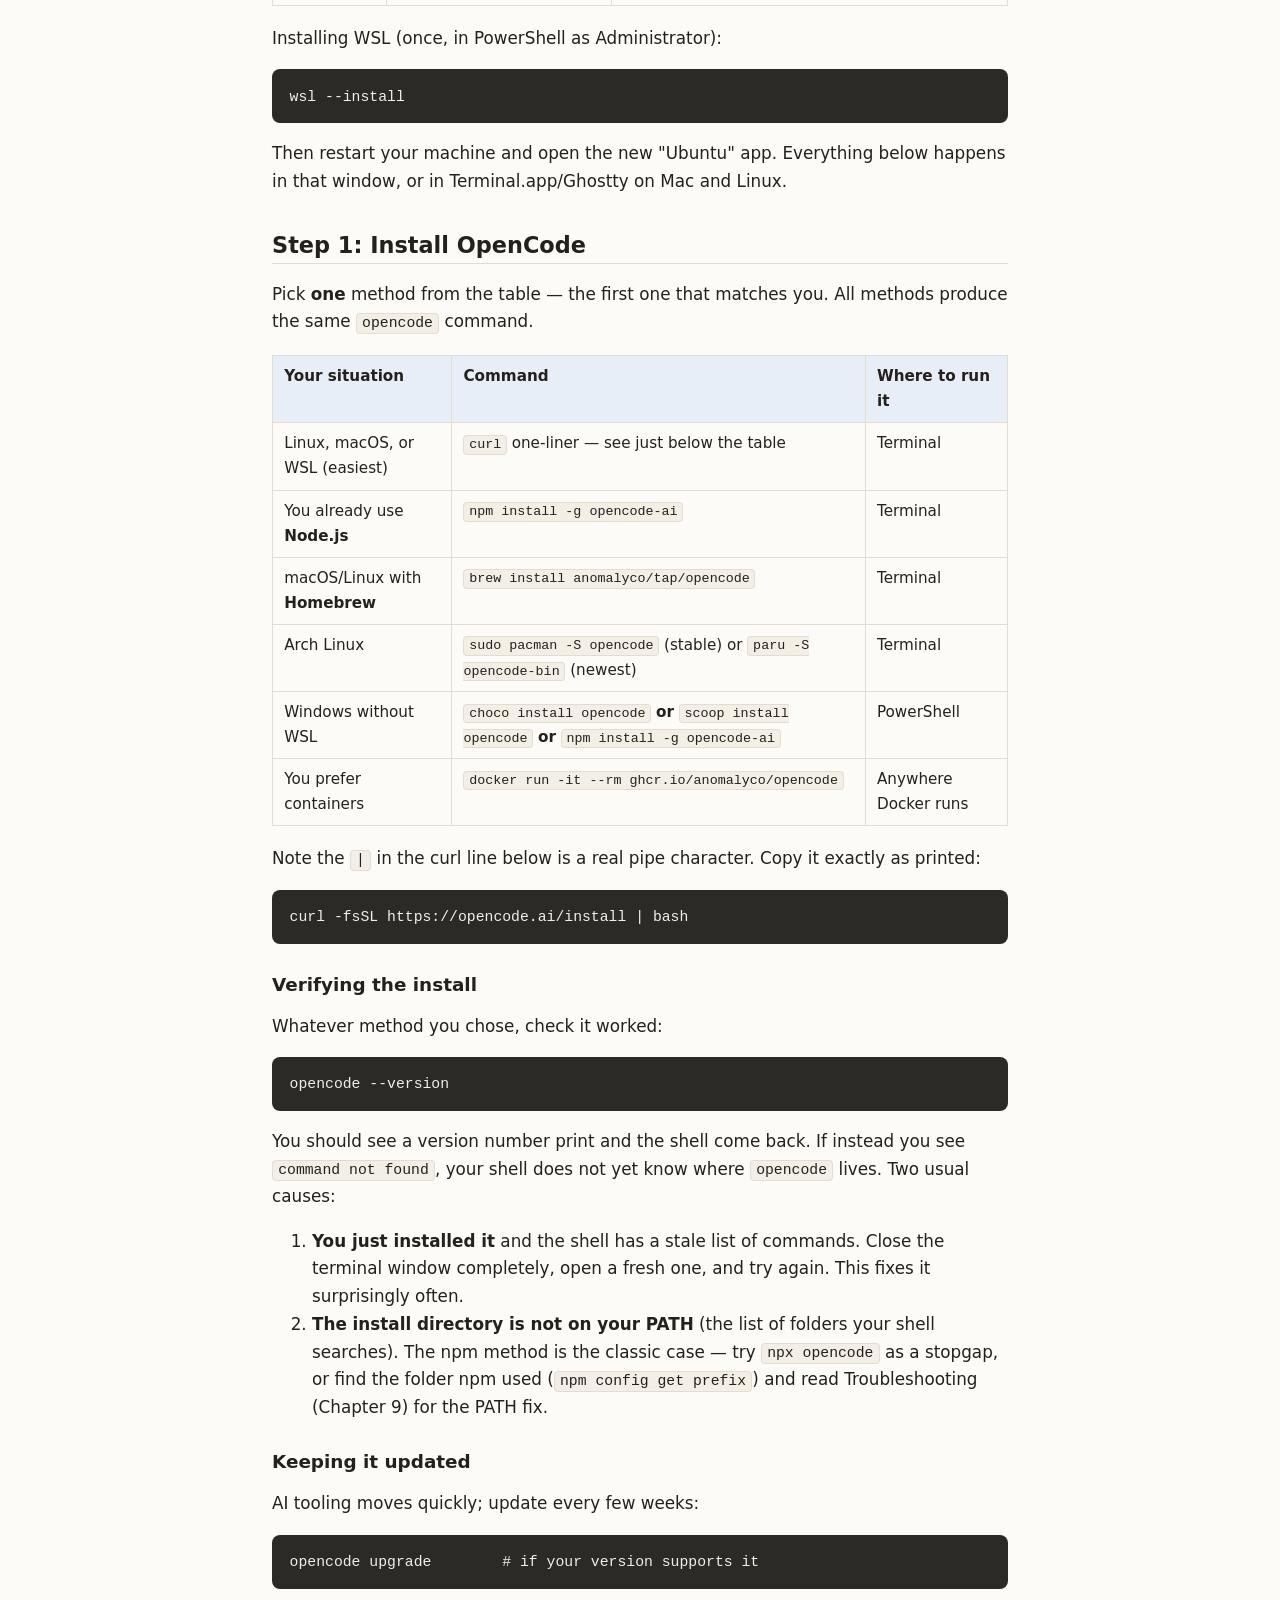
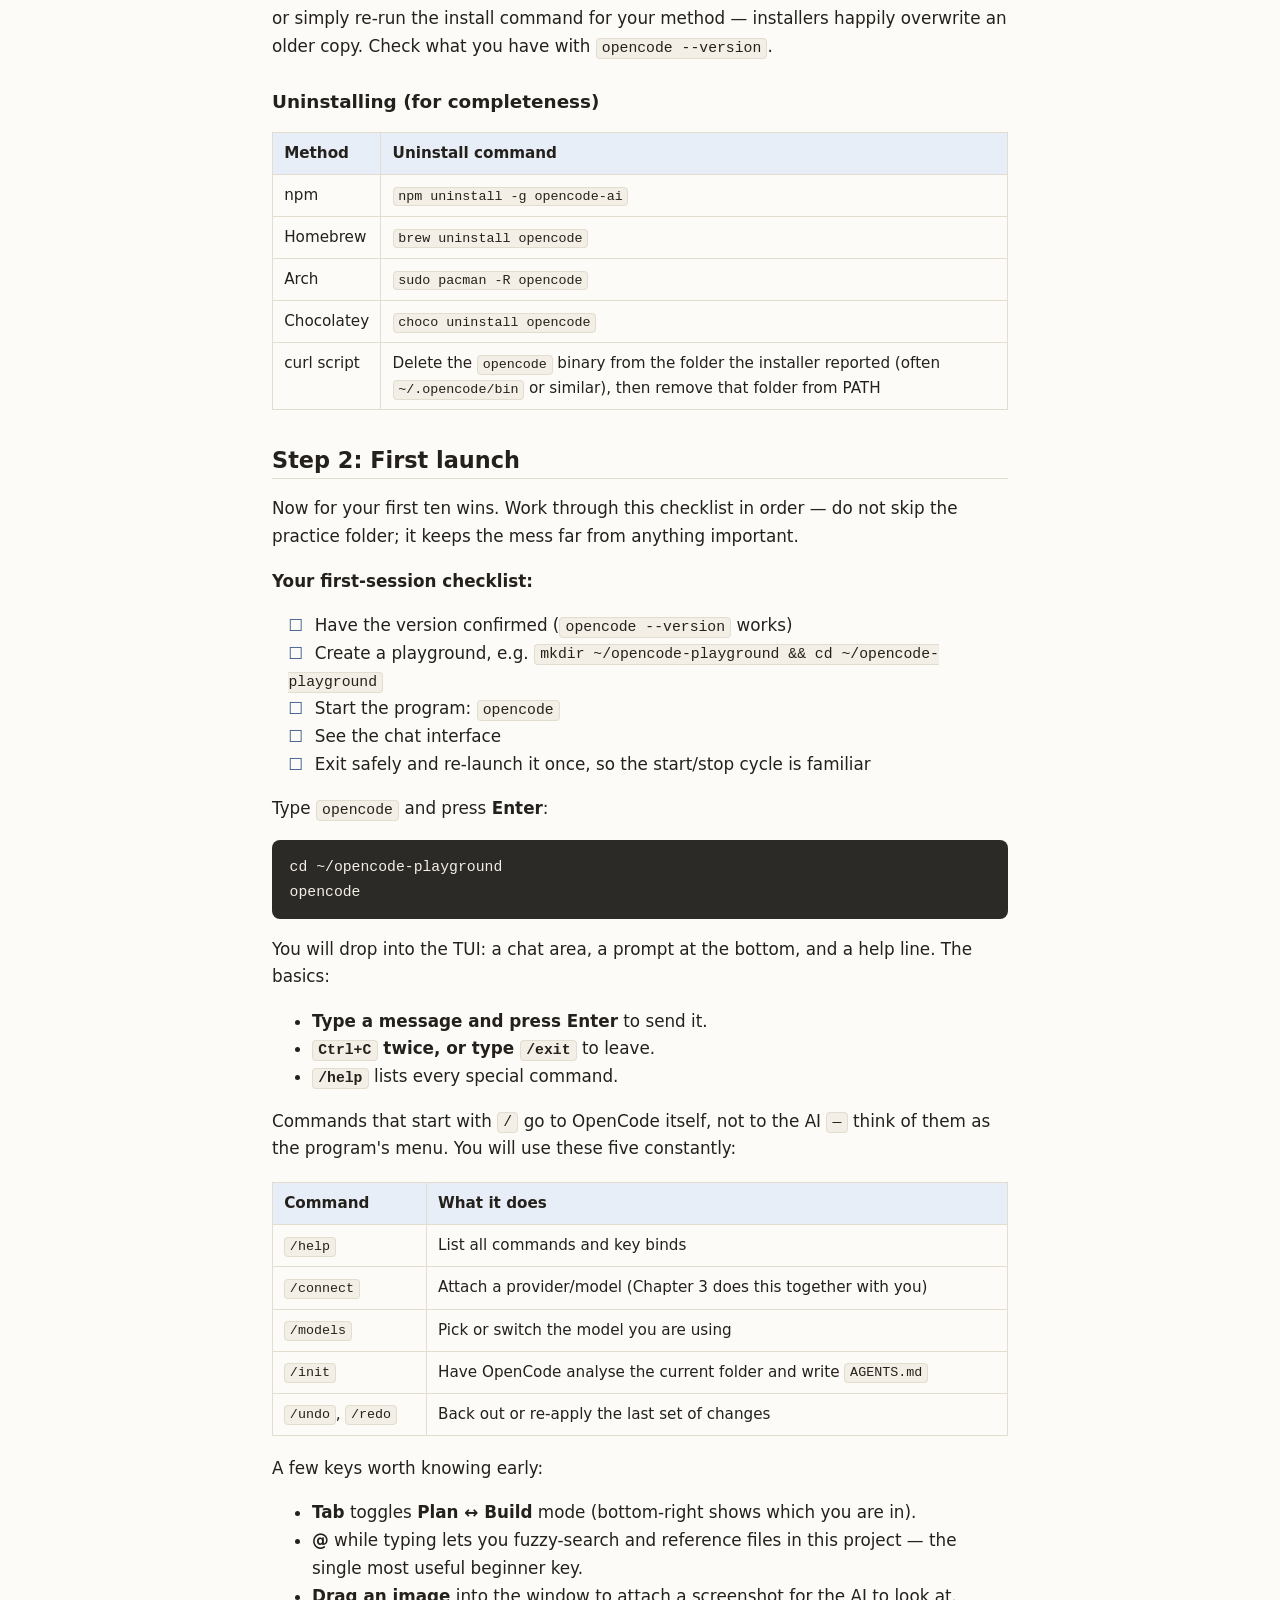
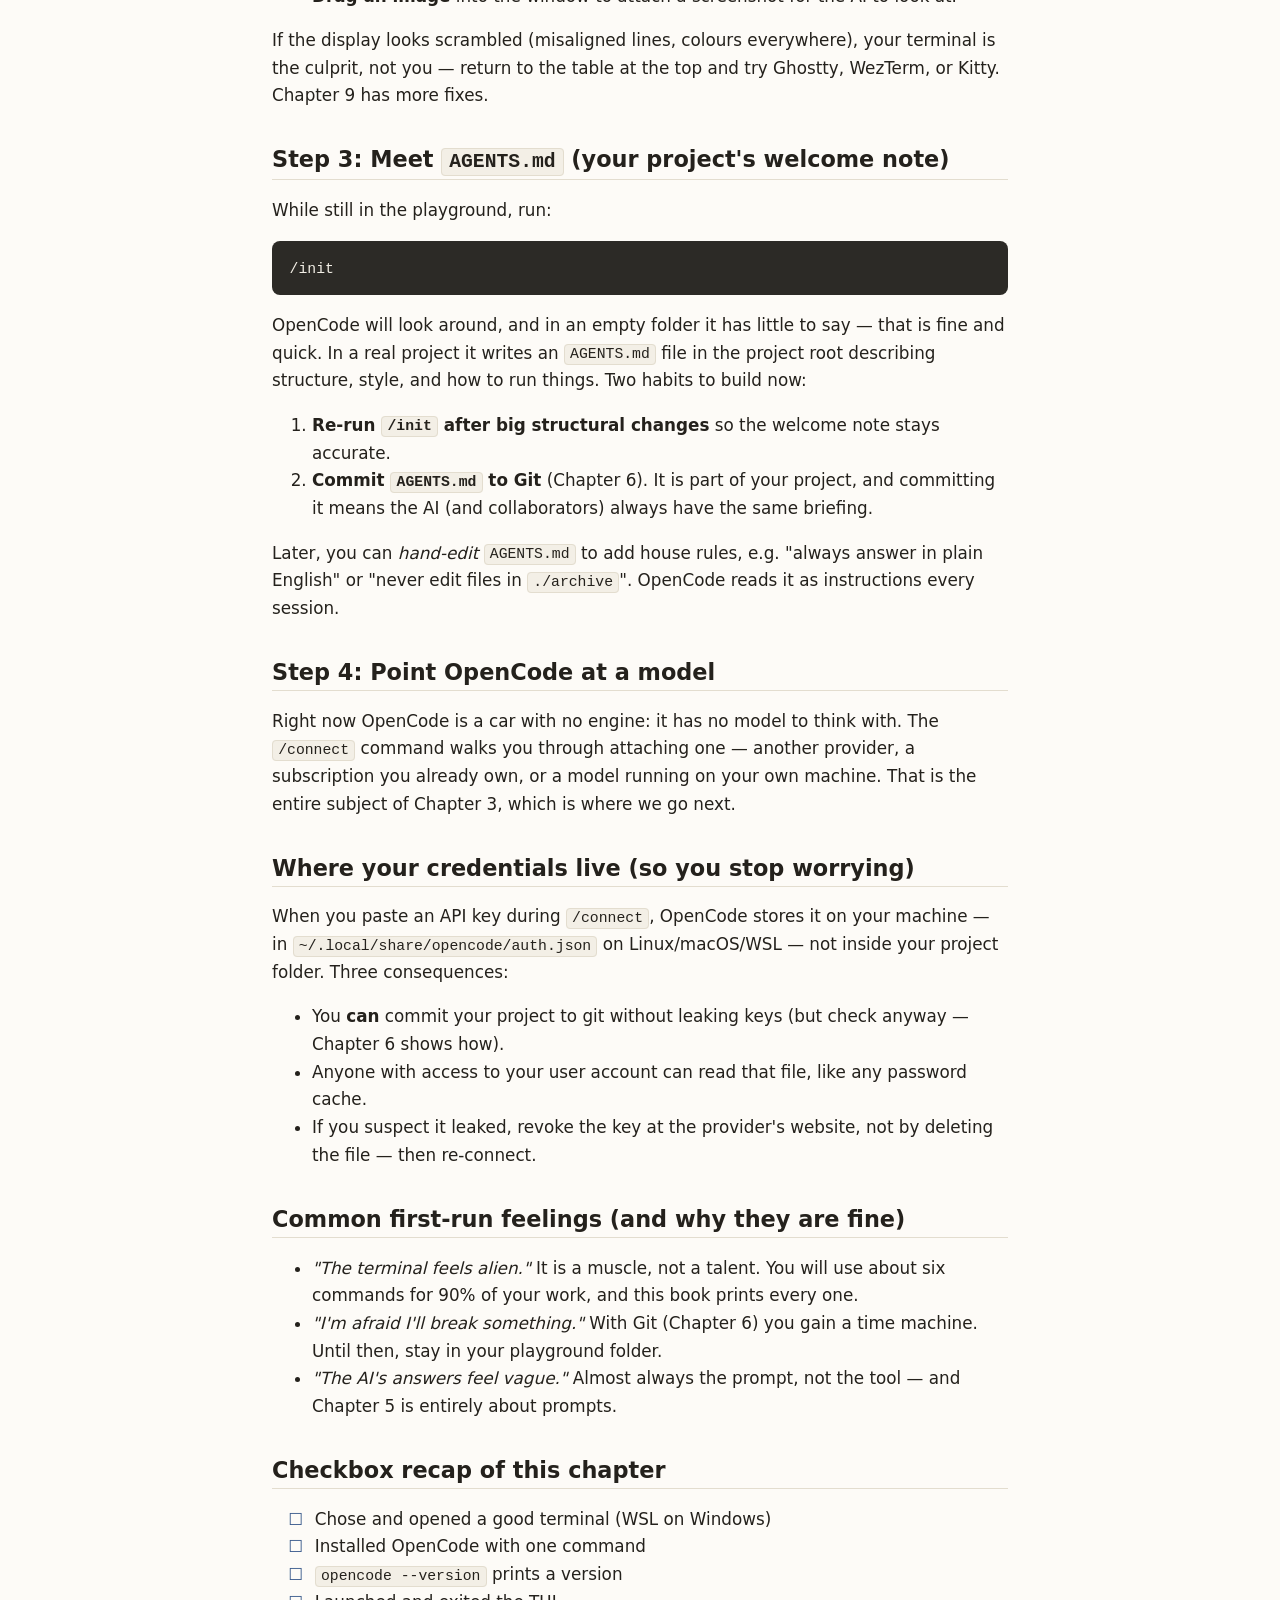
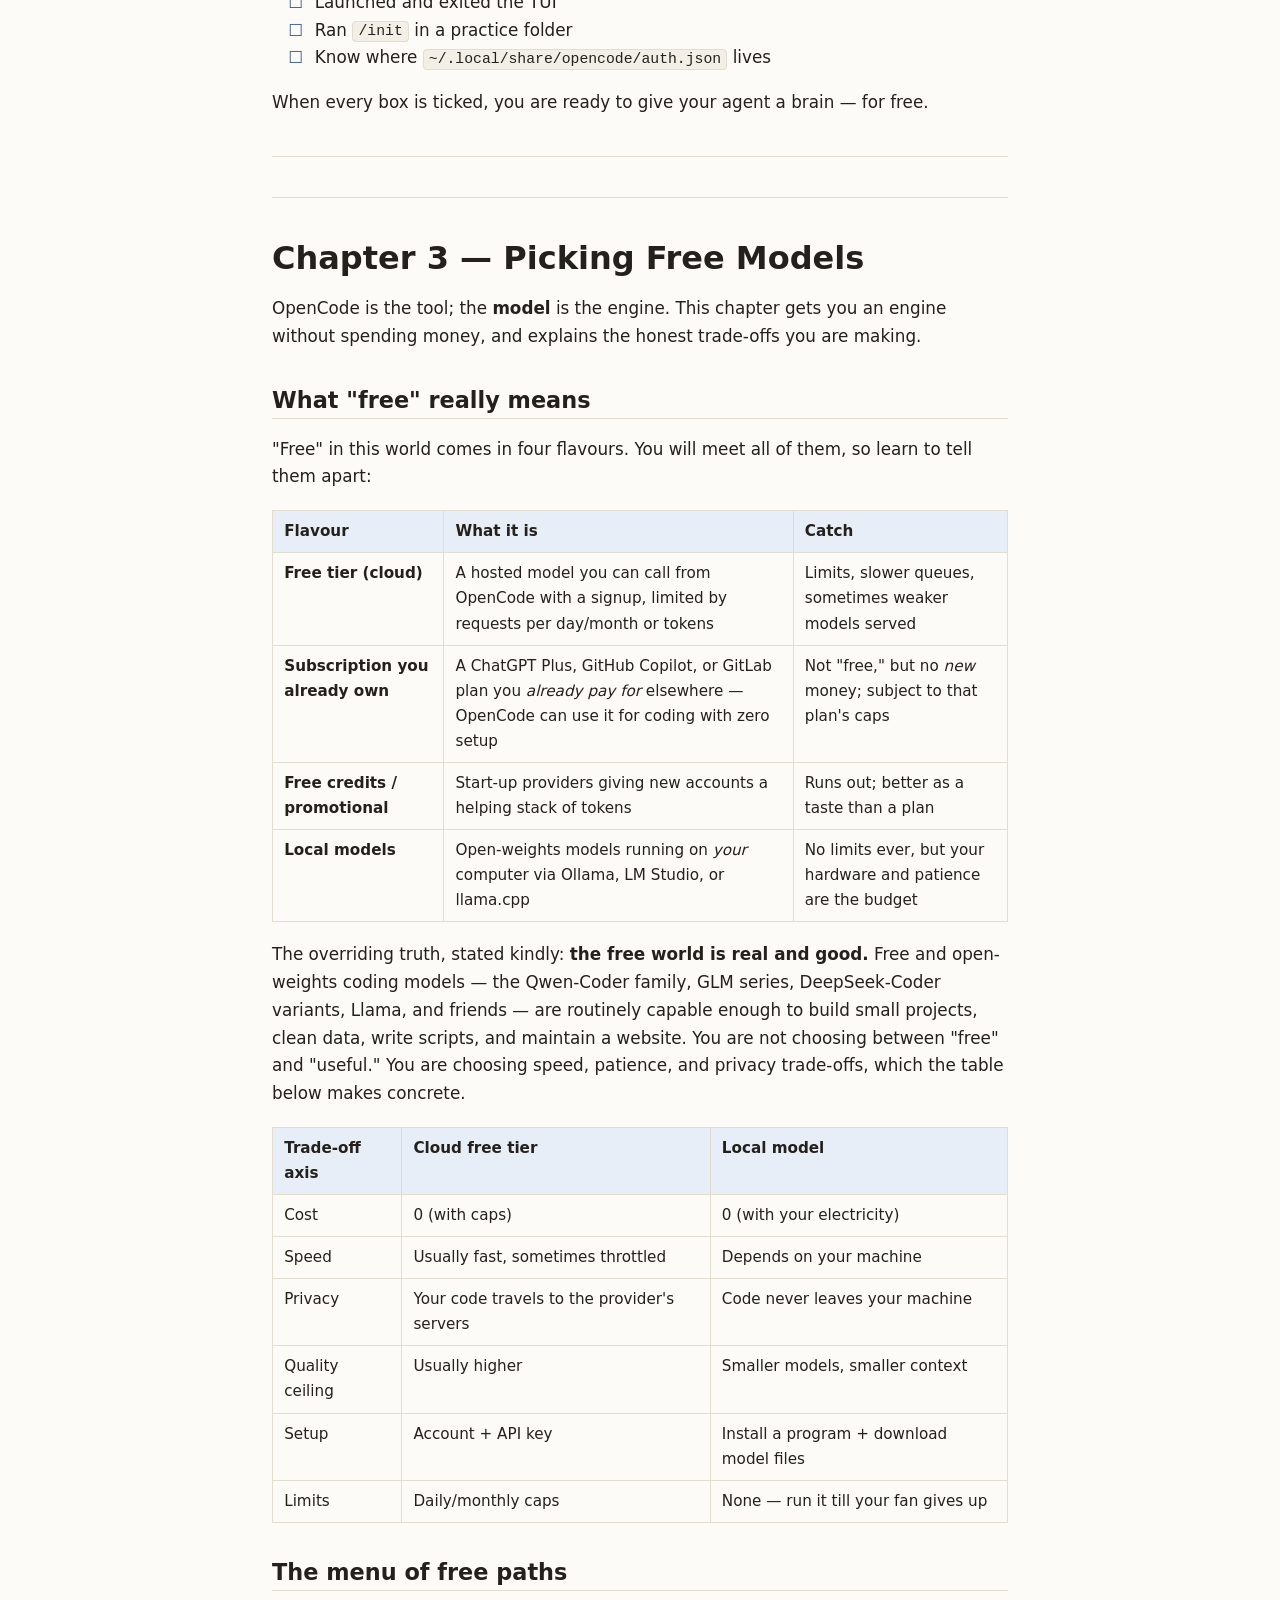
<file: site/full-book.html>
<!DOCTYPE html>
<html lang="en">
<head>
<meta charset="utf-8">
<meta name="viewport" content="width=device-width, initial-scale=1">
<meta name="description" content="Free AI Coding with OpenCode — a beginner's manual by Asdale Dynamics, LLC">
<title>Free AI Coding with OpenCode — full book · Free AI Coding with OpenCode</title>
<link rel="stylesheet" href="style.css">

</head>
<body>
<div class="site-header"><div class="bookmark">
<a href="index.html">Free AI Coding with OpenCode</a> · full-book edition</div></div>
<main>
<h1>Free AI Coding with OpenCode</h1>
<div class="toc-list"><h2 style="margin-top:0.3rem">Contents (jump to chapter)</h2>
<ol style="margin:0.5rem 0 0"><li><a href="#ch-0-index">Welcome — Read Me First</a></li><li><a href="#ch-1-01-what-is-opencode">Chapter 1 — What Is OpenCode?</a></li><li><a href="#ch-2-02-installing-opencode">Chapter 2 — Installing OpenCode</a></li><li><a href="#ch-3-03-picking-free-models">Chapter 3 — Picking Free Models</a></li><li><a href="#ch-4-04-permissions-and-safety">Chapter 4 — Permissions and Safety</a></li><li><a href="#ch-5-05-writing-good-task-prompts">Chapter 5 — Writing Good Task Prompts</a></li><li><a href="#ch-6-06-git-basics">Chapter 6 — Git Basics (Your Safety Net)</a></li><li><a href="#ch-7-07-reviewing-ai-changes">Chapter 7 — Reviewing AI Changes</a></li><li><a href="#ch-8-08-limits-of-free-tiers">Chapter 8 — Limits of Free Tiers (and Working Within Them)</a></li><li><a href="#ch-9-09-troubleshooting">Chapter 9 — Troubleshooting</a></li><li><a href="#ch-10-10-appendix-checklists">Chapter 10 — Appendix: The Checklists and Glossary</a></li></ol></div>
<section id="ch-0-index"><h1>Welcome — Read Me First</h1><h2 id="who-this-book-is-for">Who this book is for</h2>
<p>This book is for anyone who wants to use an AI coding assistant without spending money, without already being a professional programmer, and without feeling talked down to.</p>
<p>Maybe you have an idea for a website, a tool for your small business, a script that saves you an hour a week, or just plain curiosity about how "AI coding" actually works. Maybe you have tried a chatbot in a browser and thought: <em>this is great at explaining, but I want it to actually build things.</em> This book will show you how to do that, for free, using a tool called <strong>OpenCode</strong>.</p>
<p>You do not need a computer science degree. You do not need to buy anything. Everything in this book can be done with a regular computer, a normal internet connection, and free accounts (or no accounts at all, if you go the local route). Wherever something can go wrong, we will tell you how to notice it and how to fix it.</p>
<p>One promise before we start: we will never assume you already know the thing we are explaining. Every term gets explained the first time it shows up. Every command is written out in full so you can copy it exactly. And if a step feels risky, we will say so — and show you how to make it safe first.</p>
<h2 id="what-you-will-learn">What you will learn</h2>
<p>By the end of this book, you will be able to:</p>
<ol>
<li><strong>Install OpenCode</strong> — a free, open-source AI coding agent that runs right in your terminal — on Windows, macOS, or Linux.</li>
<li><strong>Pick a free model</strong> and connect it, choosing between cloud providers with free tiers, subscriptions you might already have, and models that run entirely on your own computer.</li>
<li><strong>Set up guardrails</strong> so the AI can help you without overstepping — this is the <em>permissions and safety</em> part, and it matters more than most beginners realize.</li>
<li><strong>Write prompts that actually produce good work</strong>, instead of vague requests that produce vague results.</li>
<li><strong>Use Git</strong> — the industry-standard version control system — as your safety net, so no AI mistake can ever destroy your work.</li>
<li><strong>Review AI changes like an editor</strong>, not a spectator, so you stay in charge of your own project.</li>
<li><strong>Understand the limits of free tiers</strong> — what you get, what you don't, and how to work around it.</li>
<li><strong>Fix problems yourself</strong> using a systematic troubleshooting chapter, because things <em>will</em> occasionally break, and that is normal.</li>
</ol>
<h2 id="how-to-read-this-book">How to read this book</h2>
<p>You have two ways to read this:</p>
<ul>
<li><strong>As a book, chapter by chapter.</strong> Each chapter builds on the previous ones. If you are brand new to all of this, reading in order is worth it. The appendices at the end are checklists you will come back to again and again.</li>
<li><strong>As a reference.</strong> Later, when you just need the troubleshooting table or the pre-commit checklist, jump straight to those chapters. They are written to stand on their own.</li>
</ul>
<h2 id="conventions-used-in-this-book">Conventions used in this book</h2>
<table>
<thead>
<tr>
<th>What you see</th>
<th>What it means</th>
</tr>
</thead>
<tbody>
<tr>
<td><code>opencode</code></td>
<td>A command you type into your terminal. Typing rules: type the text after the <code>$</code> prompt you see in examples — never type the <code>$</code> itself.</td>
</tr>
<tr>
<td><code>/connect</code>, <code>/models</code>, <code>/init</code></td>
<td>Commands typed <em>inside</em> OpenCode (they start with a slash).</td>
</tr>
<tr>
<td><strong>Bold</strong></td>
<td>Something you click, press, or should pay extra attention to.</td>
</tr>
<tr>
<td><em>Italic</em></td>
<td>A term being introduced, or gentle emphasis.</td>
</tr>
<tr>
<td>A checklist with empty boxes</td>
<td>Something to actually do — print it, copy it, or tick it off mentally.</td>
</tr>
</tbody>
</table>
<p>Two terms come up constantly, so let's get them out of the way now:</p>
<ul>
<li><strong>Terminal</strong> (also called the command line, command prompt, or console): the text window where you type commands directly to your computer instead of clicking buttons. If you have never used one, don't worry — Chapter 2 walks you through your first commands, and you will need far fewer of them than you fear.</li>
<li><strong>Model</strong>: the actual "brain" the AI uses — for example, a large language model such as Qwen Coder or GLM. OpenCode is the tool; the model is the engine inside it. Chapter 3 is all about choosing one.</li>
</ul>
<h2 id="map-of-the-book">Map of the book</h2>
<table>
<thead>
<tr>
<th>Chapter</th>
<th>Title</th>
<th>What it covers</th>
</tr>
</thead>
<tbody>
<tr>
<td>1</td>
<td>What Is OpenCode?</td>
<td>The mental model: what an AI coding agent is, and how it differs from a chatbot</td>
</tr>
<tr>
<td>2</td>
<td>Installing OpenCode</td>
<td>Every supported way to install it, step by step, then your first launch</td>
</tr>
<tr>
<td>3</td>
<td>Picking Free Models</td>
<td>Cloud free tiers, subscriptions you may already own, and fully local models</td>
</tr>
<tr>
<td>4</td>
<td>Permissions and Safety</td>
<td>Guardrails so the AI never oversteps; keeping your secrets and files safe</td>
</tr>
<tr>
<td>5</td>
<td>Writing Good Task Prompts</td>
<td>The prompt formula that turns vague wishes into finished work</td>
</tr>
<tr>
<td>6</td>
<td>Git Basics</td>
<td>Version control: your undo button for real life</td>
</tr>
<tr>
<td>7</td>
<td>Reviewing AI Changes</td>
<td>How to check AI-generated code before it becomes your problem</td>
</tr>
<tr>
<td>8</td>
<td>Limits of Free Tiers</td>
<td>What free actually buys you, and smart ways to work within it</td>
</tr>
<tr>
<td>9</td>
<td>Troubleshooting</td>
<td>A symptom → cause → fix table for everything that commonly breaks</td>
</tr>
<tr>
<td>10</td>
<td>Appendix: Checklists</td>
<td>The one-page routines you will reuse on every project</td>
</tr>
</tbody>
</table>
<h2 id="the-one-rule-of-this-book">The one rule of this book</h2>
<p>If you remember nothing else, remember this:</p>
<blockquote>
<p><strong>Never let the AI be the only person who understands your project.</strong></p>
</blockquote>
<p>Free models are good — genuinely good — and OpenCode makes them pleasant to use. But you are the boss here. The AI proposes; you review, you decide, you commit. That single habit is what separates "the AI helped me build something I'm proud of" from "I have no idea what this folder even does anymore." Everything else in this book supports that habit.</p>
<h2 id="about-the-fine-print">About the fine print</h2>
<p>Prices, rate limits, model names, and menu options change constantly in the AI world. This book describes how things work as of late 2026, and the <em>techniques</em> here are durable — but the specific numbers (how many requests per day, how big a context window is) will drift. Whenever this book gives a specific limit, treat it as "a typical example, check the provider's current page for today's number." We will remind you of this in the chapters where it matters.</p>
<p>Ready? Turn the page.</p>
<hr /></section><hr><section id="ch-1-01-what-is-opencode"><h1>Chapter 1 — What Is OpenCode?</h1><h2 id="from-chatbot-to-coworkers">From chatbot to coworkers</h2>
<p>You have probably used an AI chatbot in a browser. You type a question, it answers, you copy what you like. That is a <em>conversation</em>.</p>
<p><strong>OpenCode is different.</strong> It is an <strong>AI coding agent</strong>: instead of just talking <em>about</em> your code, it can actually <em>work on it</em> — reading your files, writing changes, running commands in your terminal, and reporting back. The difference is the difference between asking a friend "how do I change a tire?" and handing your keys to a mechanic who does it while you watch.</p>
<p>Here is what an agent can do that a plain chatbot cannot:</p>
<table>
<thead>
<tr>
<th>Ability</th>
<th>Browser chatbot</th>
<th>OpenCode (an agent)</th>
</tr>
</thead>
<tbody>
<tr>
<td>Explain code</td>
<td>Yes</td>
<td>Yes</td>
</tr>
<tr>
<td>Read the files in your project</td>
<td>Only if you paste them</td>
<td>Yes — it can open and read files itself</td>
</tr>
<tr>
<td>Edit files directly</td>
<td>No</td>
<td>Yes, with your permission</td>
</tr>
<tr>
<td>Run commands (tests, builds, Git)</td>
<td>No</td>
<td>Yes, with your permission</td>
</tr>
<tr>
<td>Work across many files at once</td>
<td>Painfully, via copy-paste</td>
<td>Yes — that is its whole job</td>
</tr>
<tr>
<td>Remember your project's style</td>
<td>No</td>
<td>Yes — via an <code>AGENTS.md</code> file it writes for your project</td>
</tr>
</tbody>
</table>
<p>That last row deserves a quick explanation. When you first run OpenCode in a project, you type <code>/init</code>. OpenCode looks around your project, figures out what it is (a blog? a data-cleaning script? a shop?), and writes an <code>AGENTS.md</code> file — think of it as a <em>welcome note to the AI</em>, describing the project layout, the conventions, and the commands that build and test it. From then on, every session starts with OpenCode already knowing the house rules.</p>
<h2 id="what-opencode-actually-is">What OpenCode actually is</h2>
<p>A few facts, so you know what you are getting into:</p>
<ul>
<li><strong>Open source.</strong> The code is public; anyone can inspect it. You are trusting software you can read.</li>
<li><strong>Runs in your terminal.</strong> The main interface is a friendly text-based app (called a <strong>TUI</strong> — a <em>text user interface</em>). There is also a desktop app and an IDE extension, but this book focuses on the terminal, because it is the most reliable path and teaches you the most.</li>
<li><strong>Model-agnostic.</strong> OpenCode does not lock you to one company. It supports <strong>75+ providers</strong> — big labs, small labs, and your own computer. That is exactly why a book about <em>free</em> AI coding is possible: you can point OpenCode at whatever is free today.</li>
<li><strong>Permission-aware.</strong> By default it asks before editing files and before running commands. Chapter 4 turns this dial up or down.</li>
</ul>
<h2 id="the-mental-model-a-junior-developer-on-your-team">The mental model: a junior developer on your team</h2>
<p>Beginners often swing between two extremes: treating the AI like a magic oracle, or treating it like a hostile autocomplete. Neither is useful.</p>
<p>The model that works is this: <strong>you have hired a junior developer who is extremely fast, extremely tireless, extremely confident — and who does not know your project yet.</strong></p>
<p>What follows from that little story:</p>
<ol>
<li><strong>You have to give real instructions.</strong> "Make it better" is not spec. "Add a search box to the top of the notes page that filters by title, and show 'no results' when nothing matches" is.</li>
<li><strong>You have to review the work.</strong> Fast and confident means fast and confident <em>mistakes</em>. Not malicious ones — just ordinary misunderstandings. Your review is the quality control. Chapter 7 gives you the routine.</li>
<li><strong>You should protect the project.</strong> A careful senior developer never lets someone push straight to the live product with no review and no undo. Chapter 6 teaches you Git, which is exactly that protection.</li>
<li><strong>You can lean on it for the boring parts.</strong> Explaining unfamiliar code, writing repetitive boilerplate, renaming things everywhere, drafting tests — this is where agents shine, and where they free <em>you</em> to think.</li>
</ol>
<p>If you internalize the junior-developer model, everything else in this book will feel obvious rather than fussy.</p>
<h2 id="the-five-step-working-loop">The five-step working loop</h2>
<p>Almost everything you do with OpenCode follows the same small loop. Learn it once; use it forever:</p>
<ol>
<li><strong>Ask.</strong> Describe what you want, with context. (Chapter 5.)</li>
<li><strong>Plan.</strong> For anything bigger than a small tweak, press <strong>Tab</strong> to switch OpenCode into <strong>Plan mode</strong>. In Plan mode the AI is <em>forbidden</em> from changing files — it can only propose an approach. You read the plan, correct it, and iterate until it matches what you actually wanted.</li>
<li><strong>Build.</strong> Press <strong>Tab</strong> again to return to Build mode and say "go ahead." The AI edits files, runs commands, and narrates what it did.</li>
<li><strong>Review.</strong> Look at what changed (<code>git diff</code>, Chapter 7), ask follow-up questions, and test the result.</li>
<li><strong>Undo or proceed.</strong> Happy? Commit your work with Git. Unhappy? Type <code>/undo</code> to back out the changes and try again with a better prompt. OpenCode keeps a history, so you can also <code>/redo</code> if you change your mind — and <code>/undo</code> more than once to walk back further.</li>
</ol>
<blockquote>
<p><strong>Why Plan mode matters.</strong> Beginners pay for AI mistakes in churn: "no, not like that — undo — try again." Plans cost seconds; wrong builds cost minutes and leave a mess. The pros you watch in AI-coding videos are mostly just people who insist on good plans.</p>
</blockquote>
<h2 id="a-tiny-tour-of-the-terminology">A tiny tour of the terminology</h2>
<p>You will meet these words constantly. Here is the whole cheat sheet in one table — bookmark this page.</p>
<table>
<thead>
<tr>
<th>Term</th>
<th>Plain meaning</th>
</tr>
</thead>
<tbody>
<tr>
<td><strong>Model</strong></td>
<td>The AI "brain" — e.g., Qwen 3 Coder, GLM, GPT, Claude. Different models differ hugely at coding tasks.</td>
</tr>
<tr>
<td><strong>Provider</strong></td>
<td>The company or service that serves a model — OpenAI, Anthropic, Groq, Google, your own machine. Usually you need an account or a programme installed.</td>
</tr>
<tr>
<td><strong>API key</strong></td>
<td>A long password-like string that proves to a provider that you are you. Keep it secret; never paste it into code you share.</td>
</tr>
<tr>
<td><strong>Token</strong></td>
<td>The unit of AI text — about ¾ of a word. Providers bill and limit by tokens. Your prompt uses input tokens; the answer uses output tokens.</td>
</tr>
<tr>
<td><strong>Context window</strong></td>
<td>How much text (your files + conversation) the model can consider at once, measured in tokens. Too-small context = the AI "forgets" things you said.</td>
</tr>
<tr>
<td><strong>Free tier</strong></td>
<td>A no-cost usage level offered by a provider, usually with daily/monthly limits.</td>
</tr>
<tr>
<td><strong>TUI</strong></td>
<td>Text user interface — OpenCode's terminal app.</td>
</tr>
<tr>
<td><strong>Tool</strong></td>
<td>An ability the agent can use: read a file, edit a file, run a shell command, search the web. Each tool can have its own permission rule.</td>
</tr>
<tr>
<td><strong>Permission</strong></td>
<td>Your rulebook: <code>allow</code>, <code>ask</code>, or <code>deny</code> for each tool. Chapter 4.</td>
</tr>
<tr>
<td><strong>Agent mode</strong></td>
<td>Build mode vs Plan mode — whether the AI may change things or only propose.</td>
</tr>
<tr>
<td><strong>AGENTS.md</strong></td>
<td>The project guidebook file that OpenCode reads at startup; <code>/init</code> creates it.</td>
</tr>
<tr>
<td><strong>Repository (repo)</strong></td>
<td>A folder tracked by Git, so changes are recorded and reversible. Chapter 6.</td>
</tr>
<tr>
<td><strong>Diff</strong></td>
<td>The line-by-line "what changed" view. How you review AI work.</td>
</tr>
</tbody>
</table>
<h2 id="what-opencode-is-not">What OpenCode is <em>not</em></h2>
<p>To keep expectations calibrated:</p>
<ul>
<li><strong>It is not a one-click app builder.</strong> It will not guess your business away from you. It needs your decisions, clearly stated. (Chapter 5 fixes that.)</li>
<li><strong>It is not infallible.</strong> Models sometimes misread intent, invent a function that does not exist, or quietly break a part of your project you did not mention. This is normal, expected, and fully recoverable with the loop above — especially if you have Git.</li>
<li><strong>It is not free of <em>judgment</em>.</strong> Even with a free model, <em>you</em> are responsible for what it produces and what you ship. Reviewing is not optional bureaucracy; it is the job.</li>
</ul>
<h2 id="your-first-look-ahead">Your first look ahead</h2>
<p>In Chapter 2, you will install OpenCode in about ten minutes using one command, open it in a practice folder, and take it for a spin. Then Chapter 3 gets you a capable model <em>without paying anyone anything</em>.</p>
<p>If you ever feel lost in the jargon, come back to the table above. Every beginner is confused by this vocabulary for roughly a week; after that it is simply how you talk.</p>
<hr /></section><hr><section id="ch-2-02-installing-opencode"><h1>Chapter 2 — Installing OpenCode</h1><p>Installation sounds scary if you have never done "developer stuff" before. Good news: it is usually <strong>one command</strong>, and this chapter shows every option with full copy-paste instructions. Ten minutes from now you will have the tool running.</p>
<h2 id="step-0-get-a-decent-terminal-first">Step 0: Get a decent terminal first</h2>
<p>OpenCode lives in the <strong>terminal</strong>, so you want a terminal that renders it well. If you are on Windows, the single most important advice in this chapter is: <strong>use WSL</strong> (Windows Subsystem for Linux). Windows' classic console (<code>cmd.exe</code>) struggles with modern text interfaces. WSL gives you a real Linux environment inside Windows, and OpenCode's own documentation recommends it.</p>
<table>
<thead>
<tr>
<th>Platform</th>
<th>Recommended terminal</th>
<th>Notes</th>
</tr>
</thead>
<tbody>
<tr>
<td>Windows</td>
<td><strong>WSL</strong> (with Windows Terminal as the window)</td>
<td>Full compatibility; skips most rendering problems. See Microsoft's "Install WSL" guide, then continue this chapter <em>inside</em> WSL.</td>
</tr>
<tr>
<td>Windows (no WSL)</td>
<td>Windows Terminal</td>
<td>Workable via Chocolatey/Scoop/npm, but expect occasional display quirks.</td>
</tr>
<tr>
<td>macOS</td>
<td>iTerm2, Ghostty, Kitty, WezTerm, or plain <strong>Terminal.app</strong></td>
<td>All fine; Ghostty and Kitty are OpenCode's favourite picks.</td>
</tr>
<tr>
<td>Linux</td>
<td>Ghostty, Kitty, Alacritty, WezTerm</td>
<td>Nearly any modern emulator works. Very old ones (or plain <code>xterm</code>) can be flaky.</td>
</tr>
</tbody>
</table>
<p>Installing WSL (once, in PowerShell as Administrator):</p>
<pre><code class="language-bash">wsl --install
</code></pre>
<p>Then restart your machine and open the new "Ubuntu" app. Everything below happens in that window, or in Terminal.app/Ghostty on Mac and Linux.</p>
<h2 id="step-1-install-opencode">Step 1: Install OpenCode</h2>
<p>Pick <strong>one</strong> method from the table — the first one that matches you. All methods produce the same <code>opencode</code> command.</p>
<table>
<thead>
<tr>
<th>Your situation</th>
<th>Command</th>
<th>Where to run it</th>
</tr>
</thead>
<tbody>
<tr>
<td>Linux, macOS, or WSL (easiest)</td>
<td><code>curl</code> one-liner — see just below the table</td>
<td>Terminal</td>
</tr>
<tr>
<td>You already use <strong>Node.js</strong></td>
<td><code>npm install -g opencode-ai</code></td>
<td>Terminal</td>
</tr>
<tr>
<td>macOS/Linux with <strong>Homebrew</strong></td>
<td><code>brew install anomalyco/tap/opencode</code></td>
<td>Terminal</td>
</tr>
<tr>
<td>Arch Linux</td>
<td><code>sudo pacman -S opencode</code> (stable) or <code>paru -S opencode-bin</code> (newest)</td>
<td>Terminal</td>
</tr>
<tr>
<td>Windows without WSL</td>
<td><code>choco install opencode</code> <strong>or</strong> <code>scoop install opencode</code> <strong>or</strong> <code>npm install -g opencode-ai</code></td>
<td>PowerShell</td>
</tr>
<tr>
<td>You prefer containers</td>
<td><code>docker run -it --rm ghcr.io/anomalyco/opencode</code></td>
<td>Anywhere Docker runs</td>
</tr>
</tbody>
</table>
<p>Note the <code>|</code> in the curl line below is a real pipe character. Copy it exactly as printed:</p>
<pre><code class="language-bash">curl -fsSL https://opencode.ai/install | bash
</code></pre>
<h3 id="verifying-the-install">Verifying the install</h3>
<p>Whatever method you chose, check it worked:</p>
<pre><code class="language-bash">opencode --version
</code></pre>
<p>You should see a version number print and the shell come back. If instead you see <code>command not found</code>, your shell does not yet know where <code>opencode</code> lives. Two usual causes:</p>
<ol>
<li><strong>You just installed it</strong> and the shell has a stale list of commands. Close the terminal window completely, open a fresh one, and try again. This fixes it surprisingly often.</li>
<li><strong>The install directory is not on your PATH</strong> (the list of folders your shell searches). The npm method is the classic case — try <code>npx opencode</code> as a stopgap, or find the folder npm used (<code>npm config get prefix</code>) and read Troubleshooting (Chapter 9) for the PATH fix.</li>
</ol>
<h3 id="keeping-it-updated">Keeping it updated</h3>
<p>AI tooling moves quickly; update every few weeks:</p>
<pre><code class="language-bash">opencode upgrade        # if your version supports it
</code></pre>
<p>or simply re-run the install command for your method — installers happily overwrite an older copy. Check what you have with <code>opencode --version</code>.</p>
<h3 id="uninstalling-for-completeness">Uninstalling (for completeness)</h3>
<table>
<thead>
<tr>
<th>Method</th>
<th>Uninstall command</th>
</tr>
</thead>
<tbody>
<tr>
<td>npm</td>
<td><code>npm uninstall -g opencode-ai</code></td>
</tr>
<tr>
<td>Homebrew</td>
<td><code>brew uninstall opencode</code></td>
</tr>
<tr>
<td>Arch</td>
<td><code>sudo pacman -R opencode</code></td>
</tr>
<tr>
<td>Chocolatey</td>
<td><code>choco uninstall opencode</code></td>
</tr>
<tr>
<td>curl script</td>
<td>Delete the <code>opencode</code> binary from the folder the installer reported (often <code>~/.opencode/bin</code> or similar), then remove that folder from PATH</td>
</tr>
</tbody>
</table>
<h2 id="step-2-first-launch">Step 2: First launch</h2>
<p>Now for your first ten wins. Work through this checklist in order — do not skip the practice folder; it keeps the mess far from anything important.</p>
<p><strong>Your first-session checklist:</strong></p>
<ul>
<li class="todo"><span class="box" aria-hidden="true">☐</span> Have the version confirmed (<code>opencode --version</code> works)</li>
<li class="todo"><span class="box" aria-hidden="true">☐</span> Create a playground, e.g. <code>mkdir ~/opencode-playground &amp;&amp; cd ~/opencode-playground</code></li>
<li class="todo"><span class="box" aria-hidden="true">☐</span> Start the program: <code>opencode</code></li>
<li class="todo"><span class="box" aria-hidden="true">☐</span> See the chat interface</li>
<li class="todo"><span class="box" aria-hidden="true">☐</span> Exit safely and re-launch it once, so the start/stop cycle is familiar</li>
</ul>
<p>Type <code>opencode</code> and press <strong>Enter</strong>:</p>
<pre><code class="language-bash">cd ~/opencode-playground
opencode
</code></pre>
<p>You will drop into the TUI: a chat area, a prompt at the bottom, and a help line. The basics:</p>
<ul>
<li><strong>Type a message and press Enter</strong> to send it.</li>
<li><strong><code>Ctrl+C</code> twice, or type <code>/exit</code></strong> to leave.</li>
<li><strong><code>/help</code></strong> lists every special command.</li>
</ul>
<p>Commands that start with <code>/</code> go to OpenCode itself, not to the AI <code>—</code> think of them as the program's menu. You will use these five constantly:</p>
<table>
<thead>
<tr>
<th>Command</th>
<th>What it does</th>
</tr>
</thead>
<tbody>
<tr>
<td><code>/help</code></td>
<td>List all commands and key binds</td>
</tr>
<tr>
<td><code>/connect</code></td>
<td>Attach a provider/model (Chapter 3 does this together with you)</td>
</tr>
<tr>
<td><code>/models</code></td>
<td>Pick or switch the model you are using</td>
</tr>
<tr>
<td><code>/init</code></td>
<td>Have OpenCode analyse the current folder and write <code>AGENTS.md</code></td>
</tr>
<tr>
<td><code>/undo</code>, <code>/redo</code></td>
<td>Back out or re-apply the last set of changes</td>
</tr>
</tbody>
</table>
<p>A few keys worth knowing early:</p>
<ul>
<li><strong>Tab</strong> toggles <strong>Plan ↔ Build</strong> mode (bottom-right shows which you are in).</li>
<li><strong>@</strong> while typing lets you fuzzy-search and reference files in this project — the single most useful beginner key.</li>
<li><strong>Drag an image</strong> into the window to attach a screenshot for the AI to look at.</li>
</ul>
<p>If the display looks scrambled (misaligned lines, colours everywhere), your terminal is the culprit, not you — return to the table at the top and try Ghostty, WezTerm, or Kitty. Chapter 9 has more fixes.</p>
<h2 id="step-3-meet-agentsmd-your-projects-welcome-note">Step 3: Meet <code>AGENTS.md</code> (your project's welcome note)</h2>
<p>While still in the playground, run:</p>
<pre><code>/init
</code></pre>
<p>OpenCode will look around, and in an empty folder it has little to say — that is fine and quick. In a real project it writes an <code>AGENTS.md</code> file in the project root describing structure, style, and how to run things. Two habits to build now:</p>
<ol>
<li><strong>Re-run <code>/init</code> after big structural changes</strong> so the welcome note stays accurate.</li>
<li><strong>Commit <code>AGENTS.md</code> to Git</strong> (Chapter 6). It is part of your project, and committing it means the AI (and collaborators) always have the same briefing.</li>
</ol>
<p>Later, you can <em>hand-edit</em> <code>AGENTS.md</code> to add house rules, e.g. "always answer in plain English" or "never edit files in <code>./archive</code>". OpenCode reads it as instructions every session.</p>
<h2 id="step-4-point-opencode-at-a-model">Step 4: Point OpenCode at a model</h2>
<p>Right now OpenCode is a car with no engine: it has no model to think with. The <code>/connect</code> command walks you through attaching one — another provider, a subscription you already own, or a model running on your own machine. That is the entire subject of Chapter 3, which is where we go next.</p>
<h2 id="where-your-credentials-live-so-you-stop-worrying">Where your credentials live (so you stop worrying)</h2>
<p>When you paste an API key during <code>/connect</code>, OpenCode stores it on your machine — in <code>~/.local/share/opencode/auth.json</code> on Linux/macOS/WSL — not inside your project folder. Three consequences:</p>
<ul>
<li>You <strong>can</strong> commit your project to git without leaking keys (but check anyway — Chapter 6 shows how).</li>
<li>Anyone with access to your user account can read that file, like any password cache.</li>
<li>If you suspect it leaked, revoke the key at the provider's website, not by deleting the file — then re-connect.</li>
</ul>
<h2 id="common-first-run-feelings-and-why-they-are-fine">Common first-run feelings (and why they are fine)</h2>
<ul>
<li><em>"The terminal feels alien."</em> It is a muscle, not a talent. You will use about six commands for 90% of your work, and this book prints every one.</li>
<li><em>"I'm afraid I'll break something."</em> With Git (Chapter 6) you gain a time machine. Until then, stay in your playground folder.</li>
<li><em>"The AI's answers feel vague."</em> Almost always the prompt, not the tool — and Chapter 5 is entirely about prompts.</li>
</ul>
<h2 id="checkbox-recap-of-this-chapter">Checkbox recap of this chapter</h2>
<ul>
<li class="todo"><span class="box" aria-hidden="true">☐</span> Chose and opened a good terminal (WSL on Windows)</li>
<li class="todo"><span class="box" aria-hidden="true">☐</span> Installed OpenCode with one command</li>
<li class="todo"><span class="box" aria-hidden="true">☐</span> <code>opencode --version</code> prints a version</li>
<li class="todo"><span class="box" aria-hidden="true">☐</span> Launched and exited the TUI</li>
<li class="todo"><span class="box" aria-hidden="true">☐</span> Ran <code>/init</code> in a practice folder</li>
<li class="todo"><span class="box" aria-hidden="true">☐</span> Know where <code>~/.local/share/opencode/auth.json</code> lives</li>
</ul>
<p>When every box is ticked, you are ready to give your agent a brain — for free.</p>
<hr /></section><hr><section id="ch-3-03-picking-free-models"><h1>Chapter 3 — Picking Free Models</h1><p>OpenCode is the tool; the <strong>model</strong> is the engine. This chapter gets you an engine without spending money, and explains the honest trade-offs you are making.</p>
<h2 id="what-free-really-means">What "free" really means</h2>
<p>"Free" in this world comes in four flavours. You will meet all of them, so learn to tell them apart:</p>
<table>
<thead>
<tr>
<th>Flavour</th>
<th>What it is</th>
<th>Catch</th>
</tr>
</thead>
<tbody>
<tr>
<td><strong>Free tier (cloud)</strong></td>
<td>A hosted model you can call from OpenCode with a signup, limited by requests per day/month or tokens</td>
<td>Limits, slower queues, sometimes weaker models served</td>
</tr>
<tr>
<td><strong>Subscription you already own</strong></td>
<td>A ChatGPT Plus, GitHub Copilot, or GitLab plan you <em>already pay for</em> elsewhere — OpenCode can use it for coding with zero setup</td>
<td>Not "free," but no <em>new</em> money; subject to that plan's caps</td>
</tr>
<tr>
<td><strong>Free credits / promotional</strong></td>
<td>Start-up providers giving new accounts a helping stack of tokens</td>
<td>Runs out; better as a taste than a plan</td>
</tr>
<tr>
<td><strong>Local models</strong></td>
<td>Open-weights models running on <em>your</em> computer via Ollama, LM Studio, or llama.cpp</td>
<td>No limits ever, but your hardware and patience are the budget</td>
</tr>
</tbody>
</table>
<p>The overriding truth, stated kindly: <strong>the free world is real and good.</strong> Free and open-weights coding models — the Qwen-Coder family, GLM series, DeepSeek-Coder variants, Llama, and friends — are routinely capable enough to build small projects, clean data, write scripts, and maintain a website. You are not choosing between "free" and "useful." You are choosing speed, patience, and privacy trade-offs, which the table below makes concrete.</p>
<table>
<thead>
<tr>
<th>Trade-off axis</th>
<th>Cloud free tier</th>
<th>Local model</th>
</tr>
</thead>
<tbody>
<tr>
<td>Cost</td>
<td>0 (with caps)</td>
<td>0 (with your electricity)</td>
</tr>
<tr>
<td>Speed</td>
<td>Usually fast, sometimes throttled</td>
<td>Depends on your machine</td>
</tr>
<tr>
<td>Privacy</td>
<td>Your code travels to the provider's servers</td>
<td>Code never leaves your machine</td>
</tr>
<tr>
<td>Quality ceiling</td>
<td>Usually higher</td>
<td>Smaller models, smaller context</td>
</tr>
<tr>
<td>Setup</td>
<td>Account + API key</td>
<td>Install a program + download model files</td>
</tr>
<tr>
<td>Limits</td>
<td>Daily/monthly caps</td>
<td>None — run it till your fan gives up</td>
</tr>
</tbody>
</table>
<h2 id="the-menu-of-free-paths">The menu of free paths</h2>
<p>Here is the landscape as of late 2026. <strong>Prices and limits change constantly</strong> — treat every number here as an example, and the provider's own page as the truth. OpenCode supports all of these via <code>/connect</code>.</p>
<table>
<thead>
<tr>
<th>Path</th>
<th>What you get</th>
<th>Rough shape of the limits</th>
<th>Good for</th>
</tr>
</thead>
<tbody>
<tr>
<td><strong>GitHub Copilot (free plan)</strong></td>
<td>Coding models through your GitHub account; device-code login, no API key to manage</td>
<td>Monthly request/message caps on the free plan; the best models often need paid tiers</td>
<td>Beginners who already have GitHub; the smoothest login</td>
</tr>
<tr>
<td><strong>ChatGPT Plus/Pro</strong> (if you own it)</td>
<td>OpenCode connects with your existing subscription via browser sign-in</td>
<td>Your subscription's usage caps</td>
<td>People who already pay for one; no new account</td>
</tr>
<tr>
<td><strong>Google AI Studio (Gemini)</strong></td>
<td>A generous free tier on Gemini models via an API key from AI Studio</td>
<td>Daily request caps; data may be used to improve service on the free tier</td>
<td>Big context windows and strong general ability</td>
</tr>
<tr>
<td><strong>Groq</strong></td>
<td>Very fast serving of open models (e.g. Llama, Qwen families)</td>
<td>Free tier with rate limits</td>
<td>Lightning-fast iteration on free-weights models</td>
</tr>
<tr>
<td><strong>Cerebras</strong></td>
<td>Open models such as Qwen-Coder at very high speed</td>
<td>Free tier with rate limits</td>
<td>Same as Groq — pick whichever is smoothest that week</td>
</tr>
<tr>
<td><strong>NVIDIA (build.nvidia.com)</strong></td>
<td>Free access to Nemotron and many open models</td>
<td>Per-model rate limits</td>
<td>Sampling many open models free</td>
</tr>
<tr>
<td><strong>OpenRouter (<code>:free</code> models)</strong></td>
<td>A menu-service routing to many labs; models suffixed <code>:free</code> cost nothing</td>
<td>Daily caps on free models; quality varies</td>
<td>Trying lots of models without committing</td>
</tr>
<tr>
<td><strong>Hugging Face Inference</strong></td>
<td>Free monthly inference credits across many providers</td>
<td>Credits refresh monthly</td>
<td>Occasional use of trendy new models</td>
</tr>
<tr>
<td><strong>Ollama (local)</strong></td>
<td>Open-weights models entirely on your machine</td>
<td>Only your RAM/GPU/disk</td>
<td>Privacy, offline work, unlimited practice</td>
</tr>
<tr>
<td><strong>LM Studio (local)</strong></td>
<td>Point-and-click app for downloading and serving local models</td>
<td>Same as Ollama</td>
<td>Beginners who prefer windows over commands</td>
</tr>
</tbody>
</table>
<h2 id="the-two-setup-recipes-youll-actually-need">The two setup recipes you'll actually need</h2>
<h3 id="recipe-a-github-copilot-the-smoothest-cloud-start">Recipe A: GitHub Copilot (the smoothest cloud start)</h3>
<ol>
<li>Make sure you have a GitHub account (free to create).</li>
<li>In OpenCode, run <code>/connect</code>, search for and choose <strong>GitHub Copilot</strong>.</li>
<li>OpenCode shows a short code and the address <code>github.com/login/device</code>. Open that page in a browser, enter the code, and approve.</li>
<li>Back in OpenCode, run <code>/models</code> and pick a model.</li>
</ol>
<p>Notes worth knowing:</p>
<ul>
<li>Some models require paid Copilot plans (Pro+); the free plan's models still work fine for learning.</li>
<li>If you later see "model requires a higher plan" errors, pick a different model from <code>/models</code> — nobody is charging you here, the menu is just saying <em>that one's not in your tier</em>.</li>
</ul>
<h3 id="recipe-b-ollama-the-local-unlimited-start">Recipe B: Ollama (the local, unlimited start)</h3>
<p>Ollama runs models on your own computer. Nothing leaves your machine — which matters for medical-adjacent work, small business records, or anything private.</p>
<ol>
<li>Install Ollama from <code>ollama.com</code> (Windows and macOS installers; Linux a one-line script).</li>
<li>Pull a coding model from your terminal, e.g.:</li>
</ol>
<p><code>bash
   ollama pull qwen3-coder:7b</code></p>
<p>(Model names and size tags change — browse the library at ollama.com/library and pick a <em>coder</em> model that fits your hardware. As a rule of thumb: about 8 GB of RAM will run a 7–8B model; 16 GB or a modest GPU comfortably runs the bigger useful ones.)
3. Tell OpenCode about the provider by adding this to <code>~/.config/opencode/opencode.json</code> (create the file if needed):</p>
<p><code>json
   {
     "$schema": "https://opencode.ai/config.json",
     "provider": {
       "ollama": {
         "npm": "@ai-sdk/openai-compatible",
         "name": "Ollama (local)",
         "options": {
           "baseURL": "http://localhost:11434/v1"
         },
         "models": {
           "qwen3-coder:7b": {
             "name": "Qwen3-Coder 7B (local)"
           }
         }
       }
     }
   }</code></p>
<ol start="4">
<li>Restart OpenCode, run <code>/models</code>, and you will see your local model listed.</li>
</ol>
<p>Two local-model tips that save hours:</p>
<ul>
<li><strong>Increase the context size</strong>: if tool calls misbehave or the model "forgets," raise Ollama's <code>num_ctx</code> (start around 16k–32k). Small default contexts are the number-one cause of flaky local behaviour.</li>
<li><strong>Check the model is running</strong>: <code>ollama ps</code> shows what is loaded; <code>ollama run qwen3-coder:7b</code> lets you chat with it directly to confirm it works outside OpenCode.</li>
</ul>
<h2 id="the-real-selection-criteria-beyond-is-it-free">The real selection criteria (beyond "is it free")</h2>
<p>Tick these five boxes whenever you evaluate a free model:</p>
<ul>
<li class="todo"><span class="box" aria-hidden="true">☐</span> <strong>Does it support tool calls?</strong> OpenCode is an <em>agent</em> — it needs models that can call tools (read/edit files, run commands). Non-tool-calling models can chat but will fail at agentic jobs. Coder-focused models (Qwen-Coder, DeepSeek-Coder, big GLM variants, frontier models) are the safe picks.</li>
<li class="todo"><span class="box" aria-hidden="true">☐</span> <strong>Is the context window big enough?</strong> Your whole project's key files and the conversation must fit. If the model has ~8k tokens of context, ambitious tasks will break in confusing ways. Prefer comfortable contexts (128k is common this decade).</li>
<li class="todo"><span class="box" aria-hidden="true">☐</span> <strong>What are the actual rate limits today?</strong> Check the provider's own pricing/limits page — not this book — before planning a work day around it.</li>
<li class="todo"><span class="box" aria-hidden="true">☐</span> <strong>What is the privacy story?</strong> Cloud free tiers often <em>may use your data for training</em>. If the content is sensitive (client data, health information, business records), use a paid key or a local model. Say it plainly: <em>do not paste anything you would not put on a postcard through a public free tier.</em></li>
<li class="todo"><span class="box" aria-hidden="true">☐</span> <strong>Is there a "plan" model and a "build" model?</strong> A common free-tier strategy: use a strong model for planning (rare, precious requests) and a faster one for execution (plentiful requests). Chapter 8 builds on this.</li>
</ul>
<h2 id="a-simple-starting-recommendation">A simple starting recommendation</h2>
<p>If you want one default answer rather than a research project:</p>
<ul>
<li><strong>Comfortable and social</strong>: GitHub Copilot's free plan (Recipe A) — fewest moving parts if you already have GitHub.</li>
<li><strong>Private and unlimited</strong>: a Qwen3-Coder-class local model via Ollama (Recipe B) — the "free forever" path, gated by your hardware.</li>
<li><strong>Experimentation budget</strong>: OpenRouter's <code>:free</code> suffix models or Groq/Cerebras/NVIDIA free tiers — great for taste-testing models before committing to one.</li>
</ul>
<p>And remember: switching models is <strong>one command</strong> (<code>/models</code>), so this decision is cheap to revisit. You are not marrying a model; you are hiring per task.</p>
<h2 id="checklist-of-this-chapter">Checklist of this chapter</h2>
<ul>
<li class="todo"><span class="box" aria-hidden="true">☐</span> You can name the four flavours of "free"</li>
<li class="todo"><span class="box" aria-hidden="true">☐</span> Connected at least one cloud model via <code>/connect</code>, or</li>
<li class="todo"><span class="box" aria-hidden="true">☐</span> Set up Ollama with a local coding model in <code>opencode.json</code></li>
<li class="todo"><span class="box" aria-hidden="true">☐</span> <code>/models</code> shows your choice and you have chatted with it once</li>
<li class="todo"><span class="box" aria-hidden="true">☐</span> You checked the provider's current limits page (today's numbers, not a book's)</li>
<li class="todo"><span class="box" aria-hidden="true">☐</span> You know the privacy posture of whichever model you picked</li>
</ul>
<hr /></section><hr><section id="ch-4-04-permissions-and-safety"><h1>Chapter 4 — Permissions and Safety</h1><p>Here is the sentence that makes this chapter matter: <strong>an agent that can edit files and run commands is powerful, and power without guardrails is how beginners get hurt.</strong> OpenCode ships with sensible guardrails. This chapter shows you how they work, how to tune them, and how to develop habits that make AI coding safe even on a free model.</p>
<h2 id="the-permission-dial-allow-ask-deny">The permission dial: allow, ask, deny</h2>
<p>OpenCode uses a <code>permission</code> config to decide, for every action it wants to take, one of three answers:</p>
<table>
<thead>
<tr>
<th>Setting</th>
<th>Meaning</th>
<th>Feels like</th>
</tr>
</thead>
<tbody>
<tr>
<td><code>"allow"</code></td>
<td>Runs without asking you</td>
<td>Trust-but-log</td>
</tr>
<tr>
<td><code>"ask"</code></td>
<td>Prompts you; you decide each time</td>
<td>Traffic light on yellow</td>
</tr>
<tr>
<td><code>"deny"</code></td>
<td>Blocks the action entirely</td>
<td>Hard fence</td>
</tr>
</tbody>
</table>
<p>Every tool can get its own setting. The main keys, straight from OpenCode's design:</p>
<table>
<thead>
<tr>
<th>Permission key</th>
<th>Controls</th>
</tr>
</thead>
<tbody>
<tr>
<td><code>read</code></td>
<td>Reading files (rule matches the file path). <strong><code>.env</code> files are denied by default</strong> — see below.</td>
</tr>
<tr>
<td><code>edit</code></td>
<td>All file changes (edit, write, patch)</td>
</tr>
<tr>
<td><code>shell</code></td>
<td>Terminal commands (matches the command text, e.g. <code>git status --porcelain</code>)</td>
</tr>
<tr>
<td><code>glob</code> / <code>grep</code></td>
<td>File searches</td>
</tr>
<tr>
<td><code>webfetch</code> / <code>websearch</code></td>
<td>Fetching URLs / searching the web</td>
</tr>
<tr>
<td><code>task</code></td>
<td>Spawned subagents</td>
</tr>
<tr>
<td><code>skill</code></td>
<td>Loaded skills</td>
</tr>
<tr>
<td><code>external_directory</code></td>
<td>Touching files <strong>outside</strong> the folder you started OpenCode in (asks by default)</td>
</tr>
<tr>
<td><code>doom_loop</code></td>
<td>Detects the AI repeating the identical failing tool call three times (asks by default)</td>
</tr>
</tbody>
</table>
<h2 id="where-the-rules-live-and-how-they-match">Where the rules live, and how they match</h2>
<p>Put rules in your OpenCode config — globally at <code>~/.config/opencode/opencode.json</code>, or per-project in <code>opencode.json</code> at the project root. The simplest global stance:</p>
<pre><code class="language-json">{
  &quot;$schema&quot;: &quot;https://opencode.ai/config.json&quot;,
  &quot;permission&quot;: {
    &quot;*&quot;: &quot;ask&quot;,
    &quot;edit&quot;: &quot;allow&quot;
  }
}
</code></pre>
<p>This says: let the AI edit files freely (you will review via Git anyway — Chapter 6), but <strong>ask before every terminal command, web fetch, and everything else</strong>. That is a wonderful beginner posture. It is a little more clicky, but each prompt is a free safety lesson about what the AI is currently doing.</p>
<p>Rules match with patterns, and <strong>the last matching rule wins</strong>. A common and sensible pattern: allow safe read-only commands, ask about the world, deny the genuinely dangerous:</p>
<pre><code class="language-json">{
  &quot;$schema&quot;: &quot;https://opencode.ai/config.json&quot;,
  &quot;permission&quot;: {
    &quot;shell&quot;: {
      &quot;*&quot;: &quot;ask&quot;,
      &quot;git *&quot;: &quot;allow&quot;,
      &quot;npm *&quot;: &quot;allow&quot;,
      &quot;grep *&quot;: &quot;allow&quot;,
      &quot;rm *&quot;: &quot;deny&quot;
    }
  }
}
</code></pre>
<p>Notes on pattern matching, because everyone trips here once:</p>
<ul>
<li><code>*</code> matches anything; <code>?</code> matches exactly one character.</li>
<li><code>"grep *"</code> allows <code>grep thing file.txt</code>. Bare <code>"grep"</code> would <em>not</em> cover <code>grep</code> with arguments — patterns must include the wildcard to cover arguments.</li>
<li><strong>Last rule wins</strong>, so specificity goes <em>after</em> the catch-all. In the example above, <code>rm *</code> comes after <code>"*"</code> on purpose.</li>
<li>Also useful: <code>"git push *": "deny"</code> in any config where you never want the AI to publish anything. This book's default stance is exactly that: the AI reads, writes, and commits locally; <em>pushing to the internet stays your job</em>.</li>
</ul>
<p>You can also restrict where OpenCode may even look. Paths outside the start folder are gated by <code>external_directory</code> (asks by default). Keep it that way unless you have a reason.</p>
<h2 id="what-ask-looks-like-and-the-three-answers">What "ask" looks like, and the three answers</h2>
<p>When OpenCode prompts you, you pick from:</p>
<ul>
<li><strong>once</strong> — approve this single request;</li>
<li><strong>always</strong> — approve this <em>category</em> of requests for the rest of the session (e.g. all <code>git status*</code> commands);</li>
<li><strong>reject</strong> — no.</li>
</ul>
<p>Beginner guidance: read the prompt. It shows exactly what will run. If a shell command surprises you — press reject, then ask the AI why it wanted to run that. Surprises are information. If nothing surprises you any more, that is your cue that <code>always</code> is safe for that category.</p>
<h2 id="auto-mode-speed-with-a-fence">Auto mode: speed with a fence</h2>
<p><code>opencode --auto</code> auto-approves everything that would normally ask — <strong>except rules explicitly set to <code>deny</code></strong>, which still bite. It is great for long, well-understood tasks on a safe project. It is <em>not</em> for your first week. If you use it, keep at least these denies in place:</p>
<ul>
<li class="todo"><span class="box" aria-hidden="true">☐</span> <code>rm *</code> (or at minimum any pattern touching files you care about)</li>
<li class="todo"><span class="box" aria-hidden="true">☐</span> <code>git push *</code> (publishing stays manual)</li>
<li class="todo"><span class="box" aria-hidden="true">☐</span> <code>webfetch</code> / <code>websearch</code> if you want the AI browsing only when you say so</li>
<li class="todo"><span class="box" aria-hidden="true">☐</span> <code>.env</code> reads (the default denies them; keep it that way)</li>
</ul>
<h2 id="secrets-the-non-negotiables">Secrets: the non-negotiables</h2>
<p>Some rules in this book are habits; these are laws:</p>
<ol>
<li><strong>Never put API keys in files inside your project.</strong> Keys belong in OpenCode's auth store (<code>~/.local/share/opencode/auth.json</code>) or environment variables — nowhere else, not even "temporarily."</li>
<li><strong>Never let <code>.env</code> contents into a conversation.</strong> OpenCode denies reading <code>.env</code> by default <em>on purpose</em> — leave it that way. If the AI truly needs a value from <code>.env</code>, set it as an environment variable yourself or tell the AI <em>which</em> value in words, without pasting the secret.</li>
<li><strong>Never commit secrets to Git.</strong> Chapter 6's <code>.gitignore</code> protects you; the reviewing chapter (7) has a pre-commit secret check.</li>
<li><strong>Rotate, don't panic.</strong> If a key leaks (committed, pasted, shared), go to the provider's website and revoke/rotate it. That takes two minutes and neutralizes the leak.</li>
<li><strong>Mind AI-supplied links.</strong> Free models occasionally hallucinate plausible-looking URLs. Never log in "via a link the AI gave you" — navigate to the provider's site yourself.</li>
</ol>
<h2 id="privacy-where-does-your-code-actually-go">Privacy: where does your code actually go?</h2>
<p>With a cloud model, your prompts — meaning your code and file contents — travel to that provider's servers. Facts to internalize:</p>
<ul>
<li><strong>Local models (Ollama, LM Studio, llama.cpp) keep everything on your machine.</strong> Strongest option for sensitive material.</li>
<li><strong>Free cloud tiers often train on your data.</strong> If the provider's free tier says it may use data to improve models, that text usually means exactly what it appears to mean.</li>
<li><strong>Sessions may be shareable.</strong> Some OpenCode versions can publish a share-link of a session. If such a feature is present, treat it like publishing pages on the internet — a fine way to show off a demo project, a terrible way to "ask friends about" anything private.</li>
<li>As a nurse-turned-author, our founder's rule is worth borrowing: <strong>treat patient, client, or customer details as radioactive in any AI context unless the tooling is explicitly designed and contracted for it.</strong> This book is about tools and learning; it is never a place to paste real case data.</li>
</ul>
<h2 id="your-first-signin-safety-checklist">Your first-signin safety checklist</h2>
<p>Do these five minutes of tuning once, then relax:</p>
<ul>
<li class="todo"><span class="box" aria-hidden="true">☐</span> Set <code>"*": "ask"</code> for <code>shell</code> (commands get prompts)</li>
<li class="todo"><span class="box" aria-hidden="true">☐</span> Add <code>"rm *": "deny"</code> to <code>shell</code> rules</li>
<li class="todo"><span class="box" aria-hidden="true">☐</span> Decide on <code>"git push *"</code>: <code>deny</code> while you learn, <code>ask</code> later</li>
<li class="todo"><span class="box" aria-hidden="true">☐</span> Leave <code>read</code> rules at default so <code>.env</code> stays denied</li>
<li class="todo"><span class="box" aria-hidden="true">☐</span> Leave <code>external_directory</code> at <code>ask</code></li>
<li class="todo"><span class="box" aria-hidden="true">☐</span> Check your model choice's privacy posture (Chapter 3)</li>
<li class="todo"><span class="box" aria-hidden="true">☐</span> Confirm keys live in <code>auth.json</code> or env vars, not project files</li>
<li class="todo"><span class="box" aria-hidden="true">☐</span> Turn off auto-approvals (<code>--auto</code> unused) until Git is in your routine</li>
</ul>
<h2 id="a-gentle-word-about-what-safety-is-for">A gentle word about what safety is <em>for</em></h2>
<p>Safety rails are not distrust of you. They exist because this is a <em>new way of working</em>: software now proposes changes to your disk, your terminal, and your network, and the human reviewing it is learning to review. Every prompt you approve in your first weeks is a tiny education in what agents do. By the time auto mode truly suits you, you will <em>know</em> why — because you will have read a hundred of those prompts. That earned confidence is the whole game.</p>
<hr /></section><hr><section id="ch-5-05-writing-good-task-prompts"><h1>Chapter 5 — Writing Good Task Prompts</h1><p>Bad prompts are the single biggest cause of "the AI is useless" experiences — and the fix costs nothing. This chapter gives you a formula, worked examples, and the little OpenCode mechanics (<code>@</code>, images, Plan mode) that turn decent prompts into great ones.</p>
<h2 id="the-four-part-prompt-formula">The four-part prompt formula</h2>
<p>Every good task prompt contains four ingredients. You do not need perfect style; you need all four present:</p>
<ol>
<li><strong>Goal</strong> — what you want to be true when the work is done.</li>
<li><strong>Context</strong> — where the work happens (files, folders, examples of similar things).</li>
<li><strong>Constraints</strong> — boundaries: what <em>not</em> to touch, style rules, keep it simple.</li>
<li><strong>Definition of done</strong> — how you will check the result (a page opens, a test passes, a file is created).</li>
</ol>
<p>A friendly way to remind yourself: <em>goal, where, guardrails, and how I'll know.</em></p>
<h2 id="bad-and-good-side-by-side">Bad and good, side by side</h2>
<p>The jump from bad to good is smaller than you think — it is just the four parts, said out loud:</p>
<table>
<thead>
<tr>
<th>Vague prompt</th>
<th>Good prompt</th>
</tr>
</thead>
<tbody>
<tr>
<td>"Fix my website."</td>
<td>"Goal: the <code>/contact</code> page's form should send submissions to a local text file and show a success message. Context: it lives in <code>site/contact.html</code> and <code>js/contact.js</code>. Constraints: don't change other pages; keep styling as-is. Done: submitting the form produces a line in <code>submissions.txt</code> and a visible success note."</td>
</tr>
<tr>
<td>"Make the data cleaner."</td>
<td>"Goal: remove duplicate rows in <code>data/patients.csv</code> where <code>ID</code> matches, keeping the earliest <code>VisitDate</code>. Context: it's a CSV with a header row; dates are <code>YYYY-MM-DD</code>. Constraints: don't reorder rows otherwise; warn me how many duplicates you removed. Done: the output file has a count of removed rows and opens without errors."</td>
</tr>
<tr>
<td>"Add tests."</td>
<td>"Goal: add tests for the <code>slugify()</code> function in <code>src/text.js</code>. Context: test pattern for this project is <code>tests/*.test.js</code>; see <code>tests/none-yet</code>. Constraints: use the project's existing test style; no new dependencies. Done: <code>npm test</code> passes and covers empty strings, uppercase, and repeated dashes."</td>
</tr>
<tr>
<td>"Can it have a dark mode?"</td>
<td>"Goal: add a dark/light toggle to the reader page. Context: colours live in <code>style.css</code>; the toggle button can sit in the top-left of <code>reader.html</code>. Constraints: store the choice in <code>localStorage</code>; don't add frameworks. Done: toggling survives a page refresh."</td>
</tr>
</tbody>
</table>
<p>Notice what the good column is <em>not</em>: jargon-heavy, clever, or long. It is just explicit about the four parts. Beginners routinely under-specify the <strong>definition of done</strong>, which is the part the AI also uses to <em>check itself</em> before handing you work.</p>
<h2 id="work-across-the-table-from-your-junior-developer">Work across the table from your junior developer</h2>
<p>Chapter 1's mental model pays off here. You would not say "make onboarding better" to a new hire and walk away. You would hand them a ticket. Write prompts like tickets:</p>
<ul>
<li><strong>One task per prompt.</strong> Sequential, small asks beat a single giant wish. Small tasks also fit small context windows (relevant for free models, see Chapter 8) and produce reviewable diffs (Chapter 7).</li>
<li><strong>Point at concrete things.</strong> Use <code>@</code> while typing to reference real files (<code>@src/app.js</code>); OpenCode pulls the file into the AI's attention. Reference by-with example: "handle it like the other routes do in @packages/functions/src/notes.ts".</li>
<li><strong>Invite questions.</strong> "Before you start, ask me anything unclear" is a magic sentence. It converts silent wrong guesses into a short conversation you can afford.</li>
<li><strong>Give constraints you care about but wouldn't think to say</strong>: "plain JavaScript, no frameworks"; "don't reformat files I didn't mention"; "comments only where code isn't obvious"; "never edit files under <code>archive/</code>".</li>
<li><strong>Let it propose, then choose.</strong> For anything design-flavoured, ask for three options with trade-offs before building any. Choosing between sketches is easier than undoing a building.</li>
</ul>
<h2 id="the-plan-build-drill">The Plan → Build drill</h2>
<p>This rides on Chapter 1's loop but deserves its own drill, because it is <em>the</em> quality lever:</p>
<ol>
<li>Press <strong>Tab</strong> into <strong>Plan mode</strong>.</li>
<li>Write the four-part prompt.</li>
<li>Read the plan as if grading someone's work. Fix: missing steps, wrong files touched, scope creep, anything it "assumed" that you did not say.</li>
<li>Iterate the plan with short replies ("step 2 should use the existing helper in <code>@utils/date.js</code>, not a new one").</li>
<li>When the plan matches your intent, <strong>Tab</strong> back to Build mode and say: "Approved — go ahead with exactly this plan."</li>
</ol>
<p>Cost of all that: two minutes. Cost of not doing it: a bad half-hour of undoing. On free tiers this is also simply the cheapest way to spend tokens.</p>
<h2 id="a-worked-example-start-to-finish">A worked example (start to finish)</h2>
<p>Task: you want to build a <strong>soft-delete flow for notes</strong> — the same example shape OpenCode's own documentation demonstrates, and a very common real-world need.</p>
<p><strong>In Plan mode:</strong></p>
<blockquote>
<p>Goal: when a user deletes a note, we flag it as deleted in the database instead of deleting it. Then add a "Recently deleted" screen where a note can be undeleted or permanently removed.
Context: notes live in <code>src/notes/</code>; the database layer is <code>src/db.js</code>; see how the existing list view in <code>src/notes/list.js</code> is structured and match it.
Constraints: no new dependencies; keep the UI style consistent; don't touch anything outside <code>src/notes/</code> and <code>src/db.js</code>.
Done: deleting a note hides it from the main list, it appears under Recently deleted, undelete puts it back, permanent delete is possible but asks for confirmation.</p>
</blockquote>
<p>Iterate the plan if needed. Then, in Build mode: "Approved — implement this plan."</p>
<p>After it builds: review (Chapter 7), run the app, and commit. A real feature, built by an AI, understood by you.</p>
<h2 id="small-mechanic-chapter-things-opencode-gives-you-for-free-in-prompts">Small-mechanic chapter: things OpenCode gives you for free in prompts</h2>
<table>
<thead>
<tr>
<th>Mechanic</th>
<th>Use</th>
</tr>
</thead>
<tbody>
<tr>
<td><code>@file</code> references</td>
<td>Pull specific files into context ("see how <code>@notes.ts</code> handles auth")</td>
</tr>
<tr>
<td>Drag-and-drop images</td>
<td>Screenshots of the design you want matched; error popups for debugging</td>
</tr>
<tr>
<td>Plan mode (Tab)</td>
<td>Force a review-first workflow</td>
</tr>
<tr>
<td><code>/undo</code>, <code>/redo</code></td>
<td>Cheap iteration: change the prompt, not the mess</td>
</tr>
<tr>
<td><code>/init</code> + edits to <code>AGENTS.md</code></td>
<td>Put <em>standing</em> preferences in <code>AGENTS.md</code> ("in <code>@AGENTS.md</code>: always answer in plain English") so you stop repeating them</td>
</tr>
<tr>
<td>Follow-up "why did you…?"</td>
<td>The best review engine is the chat itself — make the AI explain its own changes</td>
</tr>
</tbody>
</table>
<h2 id="prompt-anti-patterns-to-retire">Prompt anti-patterns to retire</h2>
<p>Retire these habits now, with love:</p>
<table>
<thead>
<tr>
<th>Anti-pattern</th>
<th>Why it fails</th>
<th>Replacement</th>
</tr>
</thead>
<tbody>
<tr>
<td>"Make it good/professional/modern"</td>
<td>Untestable; guarantees generic output</td>
<td>Concrete description of the visible result</td>
</tr>
<tr>
<td>Ten tasks in one prompt</td>
<td>First three get done, rest forgotten, context fills</td>
<td>One ticket per prompt, sequenced</td>
</tr>
<tr>
<td>"You're an expert, just do it"</td>
<td>Confidence theatre; moves nothing</td>
<td>Provide the context and done-definition</td>
</tr>
<tr>
<td>No mention of files</td>
<td>AI wanders the project guessing</td>
<td><code>@</code> references to real files</td>
</tr>
<tr>
<td>"Rewrite everything from scratch"</td>
<td>Throws away unreviewed value</td>
<td>Ask for a targeted change or an new module</td>
</tr>
<tr>
<td>Silence when unhappy</td>
<td>Rolls with the bad version</td>
<td>Say exactly what's wrong; re-prompt or <code>/undo</code></td>
</tr>
</tbody>
</table>
<h2 id="checklist-before-you-press-enter">Checklist: before you press Enter</h2>
<p>Glance down this list when you finish typing any prompt:</p>
<ul>
<li class="todo"><span class="box" aria-hidden="true">☐</span> The <strong>goal</strong> is a result, not a mood</li>
<li class="todo"><span class="box" aria-hidden="true">☐</span> <strong>Context</strong>: real files are referenced (with <code>@</code> where possible)</li>
<li class="todo"><span class="box" aria-hidden="true">☐</span> <strong>Constraints</strong> that matter are stated (scope, style, no-new-deps)</li>
<li class="todo"><span class="box" aria-hidden="true">☐</span> <strong>Definition of done</strong> is checkable by <em>you</em>, not just the AI</li>
<li class="todo"><span class="box" aria-hidden="true">☐</span> It is <strong>one task</strong> (or an explicitly-sequenced plan)</li>
<li class="todo"><span class="box" aria-hidden="true">☐</span> In Plan mode, if the change is bigger than a tweak</li>
<li class="todo"><span class="box" aria-hidden="true">☐</span> Long-term preferences live in <code>AGENTS.md</code>, not in every prompt</li>
</ul>
<p>That's the craft. Next chapter: the safety net beneath all of this.</p>
<hr /></section><hr><section id="ch-6-06-git-basics"><h1>Chapter 6 — Git Basics (Your Safety Net)</h1><p>Git is the one tool in this book that has nothing directly to do with AI — and is the reason AI coding is <em>safe</em> for beginners. Git records snapshots of your project, called <strong>commits</strong>, so that any mistake — yours or the AI's — can be reversed with one command. Everything else in this book quietly assumes you know this chapter.</p>
<h2 id="the-idea-in-one-paragraph">The idea in one paragraph</h2>
<p>Imagine you save a copy of a document before every edit, forever, into a numbered archive that takes no space and never gets mislabelled. That is Git. A <strong>repository</strong> ("repo") is a project folder that Git archives. A <strong>commit</strong> is one archived snapshot with a label you wrote. A <strong>diff</strong> is the difference between two snapshots. That vocabulary plus six commands is 95% of what beginners need.</p>
<h2 id="setup-once-per-computer">Setup once, per computer</h2>
<p>Tell Git who you are (this goes into the archive labels of commits you make):</p>
<pre><code class="language-bash">git config --global user.name &quot;Your Name&quot;
git config --global user.email &quot;you@example.com&quot;
</code></pre>
<p>The email does not need to be real for local work, but using your real one matters later if you publish to GitHub, since GitHub links commits to accounts by email. Nothing in this book requires an online service; Git is fully local.</p>
<h2 id="the-six-commands-that-matter">The six commands that matter</h2>
<table>
<thead>
<tr>
<th>Command</th>
<th>What it does</th>
<th>When you type it</th>
</tr>
</thead>
<tbody>
<tr>
<td><code>git init</code></td>
<td>Turn this folder into a repo</td>
<td>Once, at the start of a project</td>
</tr>
<tr>
<td><code>git status</code></td>
<td>Show what changed and what's staged</td>
<td>Constantly; your dashboard</td>
</tr>
<tr>
<td><code>git add -A</code></td>
<td>Stage all current changes for the next snapshot</td>
<td>When you like what you see</td>
</tr>
<tr>
<td><code>git commit -m "…"</code></td>
<td>Save a labelled snapshot</td>
<td>Every time you reach a good state</td>
</tr>
<tr>
<td><code>git log --oneline</code></td>
<td>List past snapshots short</td>
<td>When you want an overview</td>
</tr>
<tr>
<td><code>git diff</code></td>
<td>Show unstaged changes line by line</td>
<td>Before staging — your review screen</td>
</tr>
</tbody>
</table>
<p>And for emergencies (learn these the day something breaks):</p>
<table>
<thead>
<tr>
<th>Command</th>
<th>What it does</th>
</tr>
</thead>
<tbody>
<tr>
<td><code>git restore &lt;file&gt;</code></td>
<td>Discard unsaved changes to a file — back to last commit</td>
</tr>
<tr>
<td><code>git restore --staged &lt;file&gt;</code></td>
<td>Unstage a file you add-ed by mistake</td>
</tr>
<tr>
<td><code>git checkout &lt;hash&gt;</code></td>
<td>Travel back in time to look at any old snapshot, read-only</td>
</tr>
<tr>
<td><code>git branch &lt;name&gt;</code> / <code>git checkout -b &lt;name&gt;</code></td>
<td>Create a parallel history (see below)</td>
</tr>
<tr>
<td><code>git merge &lt;name&gt;</code></td>
<td>Blend a branch's work back into the main line</td>
</tr>
</tbody>
</table>
<p>Nothing here touches the internet. This book keeps you <strong>local-first</strong>: GitHub is a good future step, but you do not need accounts or remotes to be protected.</p>
<h2 id="gitignore-files-git-should-never-touch"><code>.gitignore</code>: files Git should never touch</h2>
<p>Some files should never enter history: caches, build output, and above all <strong>secrets</strong>. Put a <code>.gitignore</code> file in your project root on day one:</p>
<pre><code class="language-gitignore"># Never commit these
.env
.env.*
*.pem
*secret*
auth.json

# Usually noise
node_modules/
__pycache__/
.DS_Store
</code></pre>
<p>Check that it works:</p>
<ul>
<li class="todo"><span class="box" aria-hidden="true">☐</span> <code>git status</code> shows no <code>.env</code> (or similar) as untracked after you add <code>.gitignore</code></li>
<li class="todo"><span class="box" aria-hidden="true">☐</span> <code>node_modules/</code> (if you use it) is invisible to <code>git status</code></li>
<li class="todo"><span class="box" aria-hidden="true">☐</span> The <code>.gitignore</code> itself <strong>is</strong> tracked (it's a project file, and a great one)</li>
</ul>
<p>Note the difference in defaults you already carry from Chapter 4: OpenCode refuses to read <code>.env</code> by the same logic — secrets stay out of conversations <em>and</em> out of history.</p>
<h2 id="the-recommended-ai-working-rhythm">The recommended AI-working rhythm</h2>
<p>This is the chapter's gift to your future self: a rhythm that makes AI work trivially reversible.</p>
<ol>
<li><strong>Start clean.</strong> Before asking the AI for anything, <code>git status</code> should say "nothing to commit." If not, commit or discard the old work first — never mix old and new in one review.</li>
<li><strong>Commit before you prompt.</strong> A commit right before each AI task is a restore point keyed by task (write it in the message: "before dark mode feature").</li>
<li><strong>Let the AI work.</strong> Approve, watch, keep Git untouched.</li>
<li><strong>Review the diff</strong> (<code>git diff</code>, Chapter 7 teaches the routine).</li>
<li><strong>Commit the result — or roll back.</strong> Good? <code>git add -A &amp;&amp; git commit -m "add dark mode toggle"</code>. Bad? <code>git restore .</code> and nothing of value was lost — your last commit still stands.</li>
</ol>
<p>Optionally level up with branches: <code>git checkout -b dark-mode</code> before a bigger feature, explore there, <code>git merge dark-mode</code> when satisfied. A branch is a free sandbox that protects the main line; it pairs beautifully with AI experiments.</p>
<h2 id="writing-commit-messages-that-help-including-with-the-ai">Writing commit messages that help (including with the AI)</h2>
<p>A commit message is a label for your future self. Patterns that cost seconds and pay for weeks:</p>
<ul>
<li><strong>Present tense, imperative-ish, specific</strong>: <code>add slugify helper with tests</code>, <code>fix crash on empty photo name</code>, <strong>not</strong> <code>fixes</code> / <code>stuff</code> / <code>asdf</code>.</li>
<li><strong>Why beats what</strong>: <code>cap crops at 1200px (eBay requires min 800)</code> is gold six months later; <code>resize images</code> is decorations.</li>
<li><strong>One idea per commit</strong>: if the message needs the word "and" three times, make two commits.</li>
<li><strong>Never commit secrets or junk files</strong>: check <code>git diff --staged</code> before any commit if you are unsure what you staged.</li>
</ul>
<h2 id="what-to-commit-including-agentsmd">What to commit — including <code>AGENTS.md</code></h2>
<p>Short answer: everything that defines the project. Specifically relevant to this book:</p>
<table>
<thead>
<tr>
<th>File</th>
<th>Commit it?</th>
<th>Why</th>
</tr>
</thead>
<tbody>
<tr>
<td>Source code (<code>src/</code>, etc.)</td>
<td>Yes</td>
<td>Obviously</td>
</tr>
<tr>
<td><code>AGENTS.md</code></td>
<td><strong>Yes</strong></td>
<td>Your AI briefing travels with the project; per OpenCode's own advice</td>
</tr>
<tr>
<td>README, config, test data (fake)</td>
<td>Yes</td>
<td>Part of the project</td>
</tr>
<tr>
<td><code>.gitignore</code></td>
<td>Yes</td>
<td>Protects the future</td>
</tr>
<tr>
<td><code>.env</code>, keys, <code>auth.json</code></td>
<td><strong>Never</strong></td>
<td>Secrets</td>
</tr>
<tr>
<td><code>node_modules/</code>, build output</td>
<td>No</td>
<td>Reproducible from source; huge</td>
</tr>
<tr>
<td>Large media you could regenerate</td>
<td>Usually not</td>
<td>Keeps repo snappy</td>
</tr>
</tbody>
</table>
<h2 id="your-rhythm-as-a-checklist">Your rhythm as a checklist</h2>
<p>Print this. It is the operational spine of the whole book:</p>
<ul>
<li class="todo"><span class="box" aria-hidden="true">☐</span> Repo initialized (<code>git init</code>), user configured</li>
<li class="todo"><span class="box" aria-hidden="true">☐</span> <code>.gitignore</code> in place, secrets excluded</li>
<li class="todo"><span class="box" aria-hidden="true">☐</span> Working tree clean before each AI task</li>
<li class="todo"><span class="box" aria-hidden="true">☐</span> Commit before prompting (snapshot A)</li>
<li class="todo"><span class="box" aria-hidden="true">☐</span> <code>git diff</code> reviewed after the AI's work</li>
<li class="todo"><span class="box" aria-hidden="true">☐</span> Commit after acceptance (snapshot B) <strong>or</strong> <code>git restore .</code> to roll back</li>
<li class="todo"><span class="box" aria-hidden="true">☐</span> Messages: specific, one idea each, no secrets</li>
</ul>
<p>With this rhythm, the scariest sentence in AI coding — <em>"I don't know what it changed"</em> — becomes a question with a nine-character answer: <code>git diff</code>. On to reviewing, proper.</p>
<hr /></section><hr><section id="ch-7-07-reviewing-ai-changes"><h1>Chapter 7 — Reviewing AI Changes</h1><p>If prompts are how you direct the AI, review is how you keep your project <em>yours</em>. Skipping review is how people end up with folders they no longer understand. This chapter gives you a light, repeatable review routine — light enough that you'll actually do it every time.</p>
<h2 id="the-mindset">The mindset</h2>
<p>Treat every AI change like a <strong>pull request from a new coworker</strong>: competent, fast, occasionally wrong about details, always acting in good faith. You don't read it looking for evil; you read it looking for <strong>misunderstandings</strong>. Then — and this is the part people forget — you are the one signing the work. "The AI wrote it" is not a defence anywhere in life.</p>
<h2 id="step-1-see-what-changed-git-diff">Step 1: See what changed (<code>git diff</code>)</h2>
<p>The review always starts in the same place:</p>
<pre><code class="language-bash">git diff          # unsaved changes, line by line
git diff --stat   # just the file list and sizes first
</code></pre>
<p>Reading order that works:</p>
<ol>
<li><code>--stat</code> first — how many files? Does the <em>scope</em> match the task? (You asked for a dark-mode toggle and it touched 14 files? Ask why before reading anything.)</li>
<li>Then read the diff of each changed file top to bottom. Lines starting with <code>+</code> were added, <code>-</code> removed.</li>
<li>Anything confusing <em>stays</em> confusing until you've asked. "Explain @src/app.js changes from this diff" in OpenCode is legitimate review, not cheating — make the AI teach you its own change.</li>
</ol>
<p><strong>Scope-of-work check.</strong> The most common AI mistake is not bad code; it is <em>more code than you asked for</em>: extra helpers, reformatting of untouched files, "improvements" beside the point. If you see it, say so: "revert everything except the <code>dark-mode</code> toggle changes." Scope discipline is review.</p>
<h2 id="step-2-run-the-thing">Step 2: Run the thing</h2>
<p>Code review that never runs the code is just reading fiction. The checklist:</p>
<ul>
<li class="todo"><span class="box" aria-hidden="true">☐</span> The program/app runs and does the new thing</li>
<li class="todo"><span class="box" aria-hidden="true">☐</span> The old things still work (the new toggle didn't break list view)</li>
<li class="todo"><span class="box" aria-hidden="true">☐</span> The <em>done-definition</em> from your prompt is met — you wrote one, it's checkable</li>
<li class="todo"><span class="box" aria-hidden="true">☐</span> Error paths: give it bad input, slow network, empty file — does it grumble politely instead of crashing?</li>
<li class="todo"><span class="box" aria-hidden="true">☐</span> If tests exist: they pass (and if none exist and the change is logic, ask the AI to add some — "no new dependencies")</li>
</ul>
<h2 id="step-3-read-it-like-an-editor">Step 3: Read it like an editor</h2>
<p>You are not hunting for perfect style; you are triaging risk. Look for these <strong>frequent, findable problems</strong>:</p>
<table>
<thead>
<tr>
<th>Red flag</th>
<th>Looks like</th>
<th>Triage</th>
</tr>
</thead>
<tbody>
<tr>
<td><strong>Scope creep</strong></td>
<td>Files touched that the task didn't involve</td>
<td>Ask to revert to task scope</td>
</tr>
<tr>
<td><strong>Hard-coded secrets</strong></td>
<td>Something that looks like a key/token in the diff</td>
<td>Remove &amp; rotate — non-negotiable</td>
</tr>
<tr>
<td><strong>Lying logs</strong></td>
<td><code>// this function is unused</code> on a function now used everywhere</td>
<td>Ask the AI to recheck comments; stale comments are a classic</td>
</tr>
<tr>
<td><strong>Missing error handling</strong></td>
<td>Code assuming files exist, networks answer, users don't do weird things</td>
<td>Ask: "handle the empty case / offline case / invalid input"</td>
</tr>
<tr>
<td><strong>Over-engineering</strong></td>
<td>A config system, three abstractions and a factory for one feature</td>
<td>"Simplify to the smallest version that meets the done-definition"</td>
</tr>
<tr>
<td><strong>Magic behaviour</strong></td>
<td>Works but you can't explain why</td>
<td>Refuse it. Ask the AI to explain plainly until you can</td>
</tr>
<tr>
<td><strong>Copy-paste clones</strong></td>
<td>The same function appears in two files</td>
<td>"Deduplicate — keep one, referenced from both"</td>
</tr>
<tr>
<td><strong>Suspicious URLs</strong></td>
<td>Looks-plausible links/pages created wholesale</td>
<td>Never trust AI-made links without checking</td>
</tr>
</tbody>
</table>
<p>You will not catch everything at first. You will get dramatically better in a month, mostly through the review <em>prompts</em> in the next section.</p>
<h2 id="step-4-the-review-prompts-your-unfair-advantage">Step 4: The review prompts (your unfair advantage)</h2>
<p>OpenCode can help you review — and free models are typically <em>better at critical reading than at perfect generation</em>. Use it:</p>
<ul>
<li>"Explain the changes from this last task as if I'm new: what, why, and what could go wrong."</li>
<li>"What is the riskiest part of the change you just made? What would you test first?"</li>
<li>"Review your own diff like a stern senior dev. List anything you'd be embarrassed about." (Great on good models, comedy on small ones — but both are useful.)</li>
<li>"Write three quick test cases for <code>slugify()</code> — normal, empty, weird input." Then make it implement and run them.</li>
</ul>
<p>Also remember <code>/undo</code> and <code>/redo</code>: OpenCode keeps a history of change-sets, so iterating ("that's 90% right, but the toggle should sit top-left") is cheap. Undo does not replace Git — it replaces <em>re-prompting from scratch</em>.</p>
<h2 id="step-5-the-accept-ritual">Step 5: The accept ritual</h2>
<p>When satisfied, make the acceptance formal — this doubles as the end of the loop:</p>
<pre><code class="language-bash">git add -A
git commit -m &quot;add dark-mode toggle with saved preference&quot;
</code></pre>
<p>If instead you are <em>not</em> satisfied and the AI's second attempt gets worse rather than better:</p>
<pre><code class="language-bash">git restore .     # back to your pre-task snapshot
</code></pre>
<p>…and then change the <em>prompt</em>, not the code. Two failed generations is a prompt problem; a fresh-scope task or a Plan-mode pass will usually do better than a third wild attempt.</p>
<h2 id="a-note-on-formatters-and-standards">A note on formatters and standards</h2>
<p>If your project uses a formatter (e.g. Prettier, Black), run it after AI changes and review <em>that</em> diff separately. Judging style is a waste of your review attention — the machine can settle style; you settle meaning. OpenCode can also be configured to run formatters automatically (its <code>formatter</code> settings), which is worth doing once your routine is stable.</p>
<h2 id="review-on-a-budget-free-tier-friendly">Review on a budget (free-tier friendly)</h2>
<p>Reviewing is one of the <em>cheapest</em> things a free model does well, since it is usually short-input, short-output: diffs, explanations, test suggestions. A frugal pattern that works surprisingly well:</p>
<ol>
<li>Big, careful <strong>Plan</strong> with your best/strongest allowed model (rare requests anyway).</li>
<li><strong>Build</strong> with whatever model your tier handles comfortably.</li>
<li><strong>Review</strong> — cheap, free-friendly — with the same or even a different capable model.</li>
<li><strong>Commit</strong> locally. No tokens required for steps 3's Git part at all.</li>
</ol>
<h2 id="the-review-checklist-shrink-onto-a-card">The review checklist (shrink onto a card)</h2>
<ul>
<li class="todo"><span class="box" aria-hidden="true">☐</span> <code>git diff --stat</code> — scope matches the task</li>
<li class="todo"><span class="box" aria-hidden="true">☐</span> Full diff read (or read with AI narration where unclear)</li>
<li class="todo"><span class="box" aria-hidden="true">☐</span> Ran the thing; done-definition met; old features intact</li>
<li class="todo"><span class="box" aria-hidden="true">☐</span> No secrets or weird URLs entered the diff</li>
<li class="todo"><span class="box" aria-hidden="true">☐</span> Self-review prompt: "riskiest part? would you be embarrassed anywhere?"</li>
<li class="todo"><span class="box" aria-hidden="true">☐</span> Formatter run, if one exists</li>
<li class="todo"><span class="box" aria-hidden="true">☐</span> Accepted → commit. Not accepted after two tries → <code>git restore .</code>, new prompt</li>
</ul>
<p>Review might feel slow as you read this. In practice it is minutes, and it is the exact habit that keeps the AI a tool rather than a hazard. Now, let's look honestly at what free tiers give you — and what they don't.</p>
<hr /></section><hr><section id="ch-8-08-limits-of-free-tiers"><h1>Chapter 8 — Limits of Free Tiers (and Working Within Them)</h1><p>Free is a real option, not a broken version of paid. But free has <em>edges</em>, and beginners exhaust good free setups for lack of knowing the edges' shapes. This chapter maps the limits so you can plan around them instead of being surprised by them.</p>
<h2 id="the-rules-of-the-free-game">The rules of the free game</h2>
<table>
<thead>
<tr>
<th>Limit</th>
<th>Where you feel it</th>
<th>What it actually means</th>
</tr>
</thead>
<tbody>
<tr>
<td><strong>Rate limits / quotas</strong></td>
<td>"Too many requests" / 429 errors, slowed-down replies</td>
<td>A count of requests or tokens per day/month. The commonest free-tier limit.</td>
</tr>
<tr>
<td><strong>Reduced served quality</strong></td>
<td>Free tier may route you to a smaller/older model at peak</td>
<td>Same model name can quietly vary in power</td>
</tr>
<tr>
<td><strong>Context window constraints</strong></td>
<td>The AI "forgets" files, loses the thread on long chats</td>
<td>Everything (conversation + referenced files) must fit in the window</td>
</tr>
<tr>
<td><strong>Feature gating</strong></td>
<td>Some models or settings simply missing from your plan</td>
<td>The provider reserves high tiers; you get the generous floor</td>
</tr>
<tr>
<td><strong>Throttled speed</strong></td>
<td>Great at 9 AM, slow at 6 PM</td>
<td>Shared pools get crowded</td>
</tr>
<tr>
<td><strong>Training on your data</strong></td>
<td>Privacy posture on free tiers (see Chapter 4)</td>
<td>Free often = your texts may train them</td>
</tr>
<tr>
<td><strong>No uptime guarantee</strong></td>
<td>Occasional errors on heavy days</td>
<td>Free tiers fail hardest exactly when everyone else is there too</td>
</tr>
</tbody>
</table>
<p><strong>The most important habit in this chapter: verify today's numbers on the provider's own page.</strong> Limits change monthly in this industry. This book teaches shapes and strategies; websites carry today's truth.</p>
<h2 id="recognizing-the-symptoms-early">Recognizing the symptoms early</h2>
<p>Free-tier exhaustion announces itself politely before it ruins your day:</p>
<table>
<thead>
<tr>
<th>Symptom</th>
<th>Likely limit</th>
<th>First response</th>
</tr>
</thead>
<tbody>
<tr>
<td>429 / "rate limit" errors</td>
<td>Quota exhausted</td>
<td>Wait for reset; switch model/provider; finish task later</td>
</tr>
<tr>
<td>Replies get <em>shorter</em> or trail off</td>
<td>Output caps or mid-session throttling</td>
<td>Split the task; finish in a follow-up prompt</td>
</tr>
<tr>
<td>"I don't have the file you mentioned"</td>
<td>Context window filled</td>
<td>Reference fewer files; start a fresh session for new tasks</td>
</tr>
<tr>
<td>Increasingly generic answers</td>
<td>Small model substituted / context bloat</td>
<td>Restart session; compact the ask</td>
</tr>
<tr>
<td>Long errors mid-day</td>
<td>Provider under load</td>
<td>Local model (if set up) or revisit at off-peak</td>
</tr>
</tbody>
</table>
<p>None of these mean you did something wrong. They are the simplest, bleakest weather report for free-tier users, and now you read it fluently.</p>
<h2 id="strategy-1-match-model-to-task-size">Strategy 1: Match model to task size</h2>
<p>The single most effective habit: <strong>spend scarce powerful-model requests where they pay, and not a token more.</strong></p>
<table>
<thead>
<tr>
<th>Task</th>
<th>Spend pattern</th>
<th>Why</th>
</tr>
</thead>
<tbody>
<tr>
<td>Writing a Plan for a multi-file feature</td>
<td>Strong model, careful prompt</td>
<td>The plan steers everything downstream</td>
</tr>
<tr>
<td>Executing the approved plan</td>
<td>Fast/cheap model</td>
<td>Steps are now mechanical</td>
</tr>
<tr>
<td>Reviewing a small diff</td>
<td>Any model</td>
<td>Short in, short out</td>
</tr>
<tr>
<td>Explaining unfamiliar code</td>
<td>Any model</td>
<td>Chat, not creation</td>
</tr>
<tr>
<td>Giant refactor across 15 files</td>
<td><strong>None, or local big-model</strong></td>
<td>Small context models will mangle it</td>
</tr>
<tr>
<td>Chatting through concepts</td>
<td>Free/cheap</td>
<td>Zero-risk usage</td>
</tr>
</tbody>
</table>
<h2 id="strategy-2-make-agentsmd-do-the-remembering">Strategy 2: Make AGENTS.md do the remembering</h2>
<p>Every token of project context you state in a prompt is a token re-spent forever. Instead, put stable facts in <code>AGENTS.md</code> (see Chapter 2) — structure, conventions, commands — and re-run <code>/init</code> when the project shape changes. Cheap models do <em>much</em> better when the briefing is in the file rather than the chat, and you stop paying to re-describe your project daily.</p>
<h2 id="strategy-3-plan-offline-build-with-a-lean-budget">Strategy 3: Plan offline; build with a lean budget</h2>
<p>A pattern that turns an exhausted daily quota into a productive day:</p>
<ol>
<li><strong>Morning (fresh quota):</strong> Plan mode with your best model; revise until perfect; save the plan on paper (literally — copy it into your notes or a <code>PLANS.md</code> file).</li>
<li><strong>Midday (quota running low):</strong> Build mode executes the plan; approve prompts; make commits along the way (Chapter 6).</li>
<li><strong>Quota gone:</strong> human review of diffs (Chapters 6–7), local Ollama run for questions, or simply stop where the next step is mechanical for tomorrow-you with a fresh quota.</li>
</ol>
<p>Written plans are portable between models <em>and</em> days — one of the quiet superpowers of Plan-first work.</p>
<h2 id="strategy-4-keep-a-rotation">Strategy 4: Keep a rotation</h2>
<p>Because <code>/models</code> switching costs nothing, experienced free-tier users keep two or three paths warm (Chapter 3's menu):</p>
<ul>
<li>Primary cloud free tier (e.g. Copilot free plan or a fast open-weights host like Groq/Cerebras)</li>
<li>Local Ollama model for privacy, off-grid work, and when all quotas blink</li>
<li>OpenRouter <code>:free</code> models as a wildcard sampler</li>
</ul>
<table>
<thead>
<tr>
<th>Situation</th>
<th>Rotation move</th>
</tr>
</thead>
<tbody>
<tr>
<td>Primary quota hit</td>
<td>Switch to secondary cloud for the rest of the task</td>
</tr>
<tr>
<td>Privacy-sensitive content</td>
<td>Local model, full stop</td>
</tr>
<tr>
<td>Cloud simply errors today</td>
<td>Local until it clears; or plan-with-paper (Strategy 3)</td>
</tr>
<tr>
<td>Need a big-context reasoning pass</td>
<td>Whichever path currently offers the biggest window</td>
</tr>
</tbody>
</table>
<h2 id="strategy-5-know-what-free-models-are-actually-bad-at">Strategy 5: Know what free models are actually bad at</h2>
<p>Honest limits of small/free models, so you stop blaming yourself for them:</p>
<ul>
<li><strong>Long, coherent multi-file refactors.</strong> They lose the plot; scope decisions wobble. Keep refactors small or make them yourself with AI as navigator.</li>
<li><strong>Subtle security reasoning.</strong> They can <em>name</em> common vulnerabilities yet still write one. Ask a stronger model (or a second model) to security-review anything that touches auth, files, or user input.</li>
<li><strong>Ambiguity.</strong> They guess rather than ask. Your four-part prompts (Chapter 5) and "ask me anything unclear" fix most of this.</li>
<li><strong>Consistent style across a project.</strong> Expect drift; let formatters (Chapter 7) pick up the slack; correct slowly creeping architecture in review.</li>
<li><strong>Endless patience inside one session.</strong> Context fills; sessions get dumber at the end. Start fresh sessions for new tasks — it is not a memory problem you can fix by trying harder.</li>
</ul>
<h2 id="when-free-is-genuinely-enough">When free is genuinely enough</h2>
<p>A grounding table, because most beginners over-fear this question:</p>
<table>
<thead>
<tr>
<th>Project type</th>
<th>Free-tier verdict</th>
<th>Notes</th>
</tr>
</thead>
<tbody>
<tr>
<td>Learning, practice, toy apps</td>
<td>Enormously enough</td>
<td>This is free tiers' home turf</td>
</tr>
<tr>
<td>A personal website/blog</td>
<td>Enough with patience</td>
<td>Mostly small tasks, reviewable diffs</td>
</tr>
<tr>
<td>Small business tools (checklists, converters, trackers)</td>
<td>Enough</td>
<td>Keep data local or private; review security-sensitive parts</td>
</tr>
<tr>
<td>Automation scripts for you</td>
<td>Enough</td>
<td>Test with fake data first</td>
</tr>
<tr>
<td>Serious app with real user data</td>
<td>Possible, not first choice</td>
<td>Paid models/local help; security review matters</td>
</tr>
<tr>
<td>Anything with other people's personal data</td>
<td>Caution first</td>
<td>Privacy rules beat savings; local models for dosage— see Chapter 4</td>
</tr>
</tbody>
</table>
<h2 id="the-free-tier-triage-checklist">The free-tier triage checklist</h2>
<p>Keep for days when things feel slow or sticky:</p>
<ul>
<li class="todo"><span class="box" aria-hidden="true">☐</span> Which limit am I actually hitting (rate limit? context? quality floor?)</li>
<li class="todo"><span class="box" aria-hidden="true">☐</span> Have I restarted the session for a fresh context?</li>
<li class="todo"><span class="box" aria-hidden="true">☐</span> Is today's task actually plan-shaped → save a plan, build leaner</li>
<li class="todo"><span class="box" aria-hidden="true">☐</span> Has <code>AGENTS.md</code> been re-run at <code>/init</code> since the last structural change?</li>
<li class="todo"><span class="box" aria-hidden="true">☐</span> Should this task size go to the local model instead?</li>
<li class="todo"><span class="box" aria-hidden="true">☐</span> Checked the provider's <em>current</em> limits page within the last month?</li>
<li class="todo"><span class="box" aria-hidden="true">☐</span> Am I mid-rotation? (<code>/models</code> is one command — use it)</li>
</ul>
<p>Free tiers are the reason this book exists: real coding help at real zero dollars. Treat them like a shared community garden — plan your plots, take turns, and it will feed you well.</p>
<hr /></section><hr><section id="ch-9-09-troubleshooting"><h1>Chapter 9 — Troubleshooting</h1><p>Everything breaks sometimes — terminals, keys, models, permissions — and the fix is almost always in the top ten possibilities. This chapter is a giant symptom → cause → fix table plus a few "get unstuck manually" walkthroughs. Keep it open when something misbehaves; skim it on a good day so it's familiar on a bad one.</p>
<h2 id="the-universal-debugging-drills">The universal debugging drills</h2>
<p>Before the tables: three habits that solve half of all problems before you look anything up.</p>
<ol>
<li><strong>Reproduce it exactly.</strong> Same command, same folder, same order. Flaky problems are diagnosis-eaters; a stable reproduction is half the diagnosis.</li>
<li><strong>Change one thing at a time.</strong> New terminal? Or new model? Not both. One variable, then test.</li>
<li><strong>Read the actual error.</strong> Out loud, like it matters. Most are surprisingly plain: <code>command not found</code>, <code>401</code>, <code>permission denied</code>. Match them below.</li>
</ol>
<h2 id="part-a-opencode-itself">Part A: OpenCode itself</h2>
<table>
<thead>
<tr>
<th>Symptom</th>
<th>Likely cause</th>
<th>Fix</th>
</tr>
</thead>
<tbody>
<tr>
<td><code>opencode: command not found</code></td>
<td>Shell PATH doesn't include install dir, or stale shell</td>
<td>Open a <strong>fresh</strong> terminal; if persists, find the install dir (<code>npm config get prefix</code> for npm) and add its <code>bin</code> to PATH (Ch. 2)</td>
</tr>
<tr>
<td>TUI renders scrambled / colours wrong</td>
<td>Weak terminal emulator</td>
<td>Switch to Ghostty, WezTerm, Kitty, Alacritty (or WSL on Windows)</td>
</tr>
<tr>
<td>Screen garbles after resizing</td>
<td>Terminal resize event missed</td>
<td>Press <strong>Ctrl+L</strong>, or restart the TUI</td>
</tr>
<tr>
<td>Version numbers unchanged after update</td>
<td>Old install copy shadowing a new one</td>
<td><code>which opencode</code> (or <code>where</code> on Windows) — confirm which one runs; re-run installer; open fresh terminal</td>
</tr>
<tr>
<td>Freezes / keys dead</td>
<td>Rare TUI/terminal hiccup</td>
<td><strong>Ctrl+C</strong> twice to exit cleanly; relaunch. Losing nothing but session view</td>
</tr>
<tr>
<td>Everything is slow or erroring at once</td>
<td>Provider load/outage today</td>
<td>Try a second model/provider (<code>/models</code>); check the provider's status page</td>
</tr>
</tbody>
</table>
<h2 id="part-b-authentication-and-keys">Part B: Authentication and keys</h2>
<table>
<thead>
<tr>
<th>Symptom</th>
<th>Likely cause</th>
<th>Fix</th>
</tr>
</thead>
<tbody>
<tr>
<td><code>401 Unauthorized</code> / <code>invalid API key</code></td>
<td>Key wrong, revoked, or pasted with a typo</td>
<td>Re-run <code>/connect</code> for that provider; paste fresh key; restart OpenCode</td>
</tr>
<tr>
<td><code>/models</code> shows nothing usable</td>
<td>No provider configured yet</td>
<td>Complete <code>/connect</code> first (Recipe in Ch. 3)</td>
</tr>
<tr>
<td>"Model requires a higher plan" (Copilot)</td>
<td>That model is tier-gated</td>
<td>Pick another model; free plans don't carry top models</td>
</tr>
<tr>
<td>Key leaked (committed/pasted anywhere)</td>
<td>Rotation needed</td>
<td>Revoke at the provider's website → re-<code>/connect</code> → clean the file/commit (Ch. 4)</td>
</tr>
<tr>
<td>Auth resets every launch</td>
<td>Permissions problem on <code>~/.local/share/opencode/auth.json</code></td>
<td>Check file exists &amp; is readable by you; re-connect once</td>
</tr>
</tbody>
</table>
<p>Do remember where keys live — <code>~/.local/share/opencode/auth.json</code> on Linux/macOS/WSL — and that "delete the file" is <em>not</em> the fix for a leak. Revoke-rotate-reconnect is the fix.</p>
<h2 id="part-c-models-and-providers">Part C: Models and providers</h2>
<table>
<thead>
<tr>
<th>Symptom</th>
<th>Likely cause</th>
<th>Fix</th>
</tr>
</thead>
<tbody>
<tr>
<td><code>429</code> / rate-limit errors</td>
<td>Free quota for the hour/day</td>
<td>Wait (quota windows reset); switch model/provider; plan offline (Ch. 8)</td>
</tr>
<tr>
<td>Tool calls fail or the AI "forgets" instructions mid-task</td>
<td>Local model with small context</td>
<td>Raise Ollama's <code>num_ctx</code> (16k–32k to start); confirm the model supports tool calls; prefer coder models</td>
</tr>
<tr>
<td>Weird refusal-y/beepy answers from a big cloud</td>
<td>Wrong provider endpoint or free-tier route swapped to a small model</td>
<td><code>/models</code>, pick explicitly; retry; nothing at all is ever your fault here</td>
</tr>
<tr>
<td>Extremely slow responses</td>
<td>Server load, or a very big model on weak local hardware</td>
<td>Off-peak retry; or check <code>ollama ps</code> — is it CPU-thrashing?</td>
</tr>
<tr>
<td>Nonsense answers on a local model</td>
<td>Corrupted/partial download, wrong model</td>
<td><code>ollama pull &lt;model&gt;</code> again; check RAM fit for the model size</td>
</tr>
</tbody>
</table>
<h2 id="part-d-files-edits-and-permission-prompts">Part D: Files, edits, and permission prompts</h2>
<table>
<thead>
<tr>
<th>Symptom</th>
<th>Likely cause</th>
<th>Fix</th>
</tr>
</thead>
<tbody>
<tr>
<td>AI won't read a file</td>
<td><code>.env</code> read is denied by default (by design)</td>
<td>Env vars or manual value; true need = explicit override <em>with a reason</em> (Ch. 4)</td>
</tr>
<tr>
<td>"Permission denied" prompts flood in</td>
<td><code>"*": "ask"</code> posture</td>
<td>That's fine; approve via <strong>always</strong> for safe categories (git status, grep) once you trust them</td>
</tr>
<tr>
<td>AI edits files outside the project</td>
<td><code>external_directory</code> allows it</td>
<td>Set explicit path rules; default is <code>ask</code> — keep it</td>
</tr>
<tr>
<td>AI repeats the same failing action</td>
<td><code>doom_loop</code> should ask by default</td>
<td>Approve investigation or reject; often the underlying task is impossible as stated — re-prompt</td>
</tr>
<tr>
<td>AI can't run a specific command</td>
<td>Your <code>permission.shell</code> rules deny it</td>
<td>Add a precise allow rule (e.g. <code>"pytest *": "allow"</code>), deny for <code>rm *</code> stays</td>
</tr>
</tbody>
</table>
<h2 id="part-e-project-level-oddities">Part E: Project-level oddities</h2>
<table>
<thead>
<tr>
<th>Symptom</th>
<th>Likely cause</th>
<th>Fix</th>
</tr>
</thead>
<tbody>
<tr>
<td>Every answer misses the project's structure</td>
<td>Stale or missing <code>AGENTS.md</code></td>
<td>Re-run <code>/init</code> after big structural changes; commit <code>AGENTS.md</code> (Ch. 2, 6)</td>
</tr>
<tr>
<td>AI says the file doesn't exist (it does)</td>
<td>Wrong path or context window lost it</td>
<td>Use <code>@</code> to hard-reference it; restart session for a fresh context</td>
</tr>
<tr>
<td>Changes lost after closing OpenCode</td>
<td><code>/undo</code>'d but never committed, or plain not-saved</td>
<td>Commit early, commit often (Ch. 6) — OpenCode history is not Git history</td>
</tr>
<tr>
<td>Everything looks fine but tests fail silently</td>
<td>Test command differing from project convention (<code>/init</code> writes the right one)</td>
<td>Use the commands in <code>AGENTS.md</code> or ask the AI which test command your project expects</td>
</tr>
</tbody>
</table>
<h2 id="part-f-git-rescue-recipes">Part F: Git "rescue" recipes</h2>
<p>Common beginner Git scares, resolved:</p>
<table>
<thead>
<tr>
<th>Symptom</th>
<th>What is true</th>
<th>Fix</th>
</tr>
</thead>
<tbody>
<tr>
<td>"I made a mess and want yesterday's version"</td>
<td>Last good commit exists</td>
<td><code>git restore .</code> (unsaved changes) or <code>git checkout &lt;hash&gt;</code> to look back (then branch or copy)</td>
</tr>
<tr>
<td>"I staged a secret!"</td>
<td>Staging is safe; commit is the door</td>
<td><code>git restore --staged &lt;file&gt;</code> to unstage; <strong>if already committed</strong>, remove the secret, rotate it at the provider, then commit the removal</td>
</tr>
<tr>
<td>"I committed something wrong"</td>
<td>Commits are printable history</td>
<td>Fix the file, commit again; for <em>fresh local</em> mistakes, <code>git commit --amend</code> is OK. Never rewrite pushed history</td>
</tr>
<tr>
<td>"My branch is a disaster"</td>
<td>Branchies are free</td>
<td><code>git checkout main</code> (or your main branch), start fresh; delete the ruin with <code>git branch -D &lt;name&gt;</code></td>
</tr>
</tbody>
</table>
<h2 id="when-to-ask-for-help">When to ask for help</h2>
<p>You are entitled to ask for help, and knowing where helps twice:</p>
<ul>
<li><strong>OpenCode's own docs</strong> — opencode.ai/docs — always current, and this book deliberately sticks to their shape.</li>
<li><strong>The TUI's <code>/help</code></strong> — the fastest answer for keys and commands.</li>
<li><strong>OpenCode's Discord/GitHub</strong> — real humans, and bug reports are welcome there. Search first; your exact error text is often already answered.</li>
<li><strong>Error messages, verbatim</strong>, always travel with you to any of these.</li>
</ul>
<h2 id="the-triage-card-when-panic-arrives">The triage card (when panic arrives)</h2>
<ol>
<li>Fresh terminal. Fresh session.</li>
<li><code>opencode --version</code>; confirm which binary.</li>
<li>One-variable change; retest.</li>
<li>Read the error verbatim; match it to the tables above.</li>
<li><code>/models</code> swap to a fallback path.</li>
<li><code>git status</code>/<code>git diff</code> to confirm nothing precious is lost.</li>
<li>Still stuck: docs → Discord → walk away for ten minutes (seriously, this fixes human-scale bugs).</li>
</ol>
<p>Ninety percent of beginner "it's broken" moments die by step 4.</p>
<hr /></section><hr><section id="ch-10-10-appendix-checklists"><h1>Chapter 10 — Appendix: The Checklists and Glossary</h1><p>This is the shortest chapter and the one you'll use most. It compresses the whole book into routines you can run without re-reading anything. Print these, or keep this chapter open as a tab.</p>
<h2 id="a-first-session-setup-once-per-computer">A. First-session setup (once per computer)</h2>
<ul>
<li class="todo"><span class="box" aria-hidden="true">☐</span> Good terminal chosen (WSL on Windows; Ghostty/Kitty/WezTerm elsewhere)</li>
<li class="todo"><span class="box" aria-hidden="true">☐</span> OpenCode installed and <code>opencode --version</code> answers</li>
<li class="todo"><span class="box" aria-hidden="true">☐</span> Git installed and identity configured (<code>git config --global user.name/user.email</code>)</li>
<li class="todo"><span class="box" aria-hidden="true">☐</span> A provider connected via <code>/connect</code> (cloud free tier <strong>or</strong> local Ollama set up)</li>
<li class="todo"><span class="box" aria-hidden="true">☐</span> <code>/models</code> lists your choice; one chat completed successfully</li>
<li class="todo"><span class="box" aria-hidden="true">☐</span> Basic permission posture set: <code>"*": "ask"</code> for shell, <code>"rm *": "deny"</code>, <code>"git push *": "deny"</code> while learning</li>
<li class="todo"><span class="box" aria-hidden="true">☐</span> Keys live in <code>auth.json</code> / env vars — never in project files</li>
<li class="todo"><span class="box" aria-hidden="true">☐</span> Practice folder exists and is far from anything precious</li>
</ul>
<h2 id="b-starting-a-new-project">B. Starting a new project</h2>
<ul>
<li class="todo"><span class="box" aria-hidden="true">☐</span> <code>mkdir &lt;project&gt; &amp;&amp; cd &lt;project&gt;</code></li>
<li class="todo"><span class="box" aria-hidden="true">☐</span> <code>git init</code></li>
<li class="todo"><span class="box" aria-hidden="true">☐</span> <code>.gitignore</code> created (env, secrets, caches — see Chapter 6)</li>
<li class="todo"><span class="box" aria-hidden="true">☐</span> minimal <code>README.md</code> in your own words (three lines counts)</li>
<li class="todo"><span class="box" aria-hidden="true">☐</span> <code>opencode</code>, then <code>/init</code> to generate <code>AGENTS.md</code>; review &amp; personalise it</li>
<li class="todo"><span class="box" aria-hidden="true">☐</span> First commit: <code>git add -A &amp;&amp; git commit -m "initial project setup"</code></li>
</ul>
<h2 id="c-every-ai-work-task-the-loop-card">C. Every AI work task (the loop card)</h2>
<ul>
<li class="todo"><span class="box" aria-hidden="true">☐</span> <code>git status</code> clean; commit anything pending first</li>
<li class="todo"><span class="box" aria-hidden="true">☐</span> Prompt has all four parts: <strong>goal, context (<code>@files</code>), constraints, definition of done</strong></li>
<li class="todo"><span class="box" aria-hidden="true">☐</span> One task per prompt; big tasks went through <strong>Plan mode first</strong></li>
<li class="todo"><span class="box" aria-hidden="true">☐</span> AI asked questions (or you asked it: "anything unclear?")</li>
<li class="todo"><span class="box" aria-hidden="true">☐</span> After build: <code>git diff --stat</code>, then read the diff</li>
<li class="todo"><span class="box" aria-hidden="true">☐</span> Review prompts used ("riskiest part? what would you test first?")</li>
<li class="todo"><span class="box" aria-hidden="true">☐</span> Program actually run; old features still fine</li>
<li class="todo"><span class="box" aria-hidden="true">☐</span> No secrets, no weird URLs in the diff</li>
<li class="todo"><span class="box" aria-hidden="true">☐</span> Accept → commit (specific message) — or <code>git restore .</code> and re-prompt</li>
</ul>
<h2 id="d-privacy-and-secrets-sweep-every-commit-30-seconds">D. Privacy and secrets sweep (every commit — 30 seconds)</h2>
<ul>
<li class="todo"><span class="box" aria-hidden="true">☐</span> <code>git diff --staged</code> shows no keys, tokens, passwords, <code>.env</code> lines</li>
<li class="todo"><span class="box" aria-hidden="true">☐</span> Nothing client/patient/customer-specific in any prompt today</li>
<li class="todo"><span class="box" aria-hidden="true">☐</span> Sensitive work done on a local model, if applicable</li>
<li class="todo"><span class="box" aria-hidden="true">☐</span> No share-links created for private sessions</li>
<li class="todo"><span class="box" aria-hidden="true">☐</span> If a leak happened: revoke → rotate → reconnect → clean the file</li>
</ul>
<h2 id="e-free-tier-triage-when-things-get-sticky">E. Free-tier triage (when things get sticky)</h2>
<ul>
<li class="todo"><span class="box" aria-hidden="true">☐</span> Identified the limit: rate quota / context window / quality floor / provider load</li>
<li class="todo"><span class="box" aria-hidden="true">☐</span> Fresh session for a fresh context</li>
<li class="todo"><span class="box" aria-hidden="true">☐</span> <code>AGENTS.md</code> re-<code>/init</code>-ed if structure changed</li>
<li class="todo"><span class="box" aria-hidden="true">☐</span> Rotation considered (<code>/models</code> to secondary cloud or local)</li>
<li class="todo"><span class="box" aria-hidden="true">☐</span> Plan saved on (digital) paper for tomorrow's fresh quota</li>
<li class="todo"><span class="box" aria-hidden="true">☐</span> Provider's current limits page checked within the last 30 days</li>
</ul>
<h2 id="f-before-telling-anyone-it-works">F. Before telling anyone it "works"</h2>
<ul>
<li class="todo"><span class="box" aria-hidden="true">☐</span> Done-definition met exactly as written in the prompt</li>
<li class="todo"><span class="box" aria-hidden="true">☐</span> Bad inputs tried: empty file, wrong file, no network, giant file</li>
<li class="todo"><span class="box" aria-hidden="true">☐</span> Restarted from scratch once (does it <em>still</em> work?)</li>
<li class="todo"><span class="box" aria-hidden="true">☐</span> Diff reviewed by at least one non-AI intelligence (you)</li>
<li class="todo"><span class="box" aria-hidden="true">☐</span> Committed with a message that explains <em>why</em></li>
<li class="todo"><span class="box" aria-hidden="true">☐</span> You could explain to a friend what changed without opening the code… going for a second look only</li>
</ul>
<h2 id="the-pocket-glossary">The pocket glossary</h2>
<table>
<thead>
<tr>
<th>Term</th>
<th>Meaning</th>
</tr>
</thead>
<tbody>
<tr>
<td>Agent</td>
<td>A tool that acts (reads, edits, runs), not just chats</td>
</tr>
<tr>
<td>AGENTS.md</td>
<td>Per-project briefing file OpenCode reads each session</td>
</tr>
<tr>
<td>Branch</td>
<td>A parallel line of history; a free sandbox</td>
</tr>
<tr>
<td>Build mode</td>
<td>OpenCode mode where changes are allowed</td>
</tr>
<tr>
<td>Commit</td>
<td>A labelled snapshot of the project (<code>git commit</code>)</td>
</tr>
<tr>
<td>Context window</td>
<td>How much the model can consider at once (tokens)</td>
</tr>
<tr>
<td>Diff</td>
<td>Line-by-line change view (<code>git diff</code>)</td>
</tr>
<tr>
<td>Free tier</td>
<td>No-cost usage level with caps</td>
</tr>
<tr>
<td>Local model</td>
<td>An open-weights model running on your machine (Ollama etc.)</td>
</tr>
<tr>
<td>Model</td>
<td>The AI "brain" (Qwen-Coder, GLM, GPT, Claude…)</td>
</tr>
<tr>
<td>Permission</td>
<td>allow / ask / deny rule for a tool</td>
</tr>
<tr>
<td>Plan mode</td>
<td>Propose-only mode (Tab toggles it)</td>
</tr>
<tr>
<td>Repo</td>
<td>A Git-tracked project folder</td>
</tr>
<tr>
<td>Token</td>
<td>Unit of AI text; ~¾ of a word</td>
</tr>
<tr>
<td>Tool</td>
<td>An ability: read file, run command, fetch page…</td>
</tr>
<tr>
<td>TUI</td>
<td>Text user interface (OpenCode's terminal app)</td>
</tr>
</tbody>
</table>
<h2 id="where-to-go-next">Where to go next</h2>
<p>The skills in this book compound in a specific order. Once the loop above feels routine:</p>
<ol>
<li><strong>Branches and GitHub</strong> — publish projects, and let the cloud back up your safety net.</li>
<li><strong>Formatters and tests</strong> — automate the parts of review that are mechanical.</li>
<li><strong>Custom agents and MCP servers</strong> — teach OpenCode new tools; the same permission thinking gates new power (opencode.ai/docs/agents, /mcp-servers).</li>
<li><strong>Local models, deeper</strong> — bigger Qwen/GLM-class models if your hardware allows; the Ollama recipe from Chapter 3 scales up unchanged.</li>
<li><strong>Come back to Chapter 10</strong> — the checklists age well and everything else around them will have changed by then, which is exactly what books are for and pages like this one.</li>
</ol>
<p>You now know more about working safely and productively with AI coding tools than most people who <em>pay</em> for them. Keep the junior-developer model in mind, keep Git between you and regret, and build something you'd proudly explain to a friend.</p>
<p>— End of the book. —</p></section><hr>
</main>
<div class="footer">Free AI Coding with OpenCode · By Asdale Dynamics, LLC · MIT License · <a href="index.html">contents</a></div>

</body>
</html>
</file>
<file: site/style.css>
:root {
  --bg: #fdfbf7;
  --fg: #24211c;
  --muted: #6b6459;
  --accent: #3a5a8c;
  --accent-soft: #e8eef7;
  --border: #e3ddcf;
  --code-bg: #f3efe6;
  --pre-bg: #2c2a26;
  --pre-fg: #f3efe6;
}
@media (prefers-color-scheme: dark) {
  :root {
    --bg: #201d1a;
    --fg: #ece7dd;
    --muted: #a39a8c;
    --accent: #8fb4e8;
    --accent-soft: #2b3444;
    --border: #3d382f;
    --code-bg: #35312a;
    --pre-bg: #15130f;
    --pre-fg: #e8e2d4;
  }
}
* { box-sizing: border-box; }
html { scroll-behavior: smooth; }
body {
  margin: 0;
  padding: 0 1rem;
  background: var(--bg);
  color: var(--fg);
  font-family: system-ui, -apple-system, "Segoe UI", Roboto, sans-serif;
  font-size: 1.05rem;
  line-height: 1.65;
}
main {
  max-width: 46rem;
  margin: 0 auto;
  padding: 2rem 0 4rem;
}
h1, h2, h3, h4 { line-height: 1.25; color: var(--fg); }
h1 { font-size: 2rem; margin: 0 0 1rem; }
h2 { font-size: 1.4rem; margin: 2.2rem 0 0.7rem; padding-bottom: 0.25rem; border-bottom: 1px solid var(--border); }
h3 { font-size: 1.15rem; margin: 1.8rem 0 0.5rem; }
p, li { max-width: 46rem; }
a { color: var(--accent); text-decoration: none; }
a:hover { text-decoration: underline; }
code {
  font-family: ui-monospace, "Cascadia Code", Menlo, Consolas, monospace;
  background: var(--code-bg);
  border: 1px solid var(--border);
  border-radius: 4px;
  padding: 0.1em 0.35em;
  font-size: 0.88em;
}
pre {
  background: var(--pre-bg);
  color: var(--pre-fg);
  border-radius: 8px;
  padding: 0.9rem 1.1rem;
  overflow-x: auto;
  line-height: 1.5;
}
pre code {
  background: none;
  border: none;
  padding: 0;
  color: inherit;
  font-size: 0.88em;
}
table {
  border-collapse: collapse;
  width: 100%;
  margin: 1.2rem 0;
  font-size: 0.95rem;
}
th, td {
  border: 1px solid var(--border);
  padding: 0.5rem 0.7rem;
  text-align: left;
  vertical-align: top;
}
th { background: var(--accent-soft); }
blockquote {
  margin: 1.2rem 0;
  padding: 0.2rem 1rem;
  border-left: 4px solid var(--accent);
  background: var(--accent-soft);
  border-radius: 0 6px 6px 0;
  color: var(--fg);
}
blockquote p { color: var(--fg); }
hr { border: none; border-top: 1px solid var(--border); margin: 2.5rem 0; }
li.todo, li.done { list-style: none; margin-left: -1.4em; }
li.todo .box, li.done .box { color: var(--accent); font-weight: 700; margin-right: 0.35em; }
li.done .box { color: #4c8a4c; }
li.done { color: var(--muted); }
li.done s { text-decoration-color: var(--muted); }
.site-header { max-width: 46rem; margin: 0 auto; padding-top: 1.5rem; }
.bookmark { font-size: 0.8rem; color: var(--muted); text-transform: uppercase; letter-spacing: 0.08em; }
.bookmark a { color: inherit; }
.chapter-meta { color: var(--muted); font-size: 0.9rem; margin-top: -0.4rem; }
.nav {
  display: flex;
  justify-content: space-between;
  gap: 1rem;
  border-top: 1px solid var(--border);
  margin-top: 3rem;
  padding-top: 1rem;
  max-width: 46rem;
  margin-left: auto;
  margin-right: auto;
}
.nav a { font-size: 0.95rem; }
.footer {
  text-align: center;
  color: var(--muted);
  font-size: 0.85rem;
  margin-top: 2rem;
}
.btn-nav { display: flex; justify-content: center; gap: 0.4rem; margin: 1rem auto; flex-wrap: wrap; }
.btn-nav a {
  font-size: 0.85rem;
  border: 1px solid var(--border);
  border-radius: 999px;
  padding: 0.15rem 0.8rem;
  background: var(--accent-soft);
}
.btn-nav a:hover { text-decoration: none; border-color: var(--accent); }
.chapters { list-style: none; padding: 0; }
.chapters li { margin: 1.1rem 0; }
.chapters .ch-title { font-size: 1.15rem; font-weight: 600; }
.chapters .ch-blurb { color: var(--muted); font-size: 0.95rem; margin: 0.15rem 0 0; }
.toc-list { background: var(--accent-soft); border: 1px solid var(--border); border-radius: 8px; padding: 1rem 1.5rem; }
@media print {
  .nav, .btn-nav { display: none; }
  body { background: #fff; }
}
</file>
